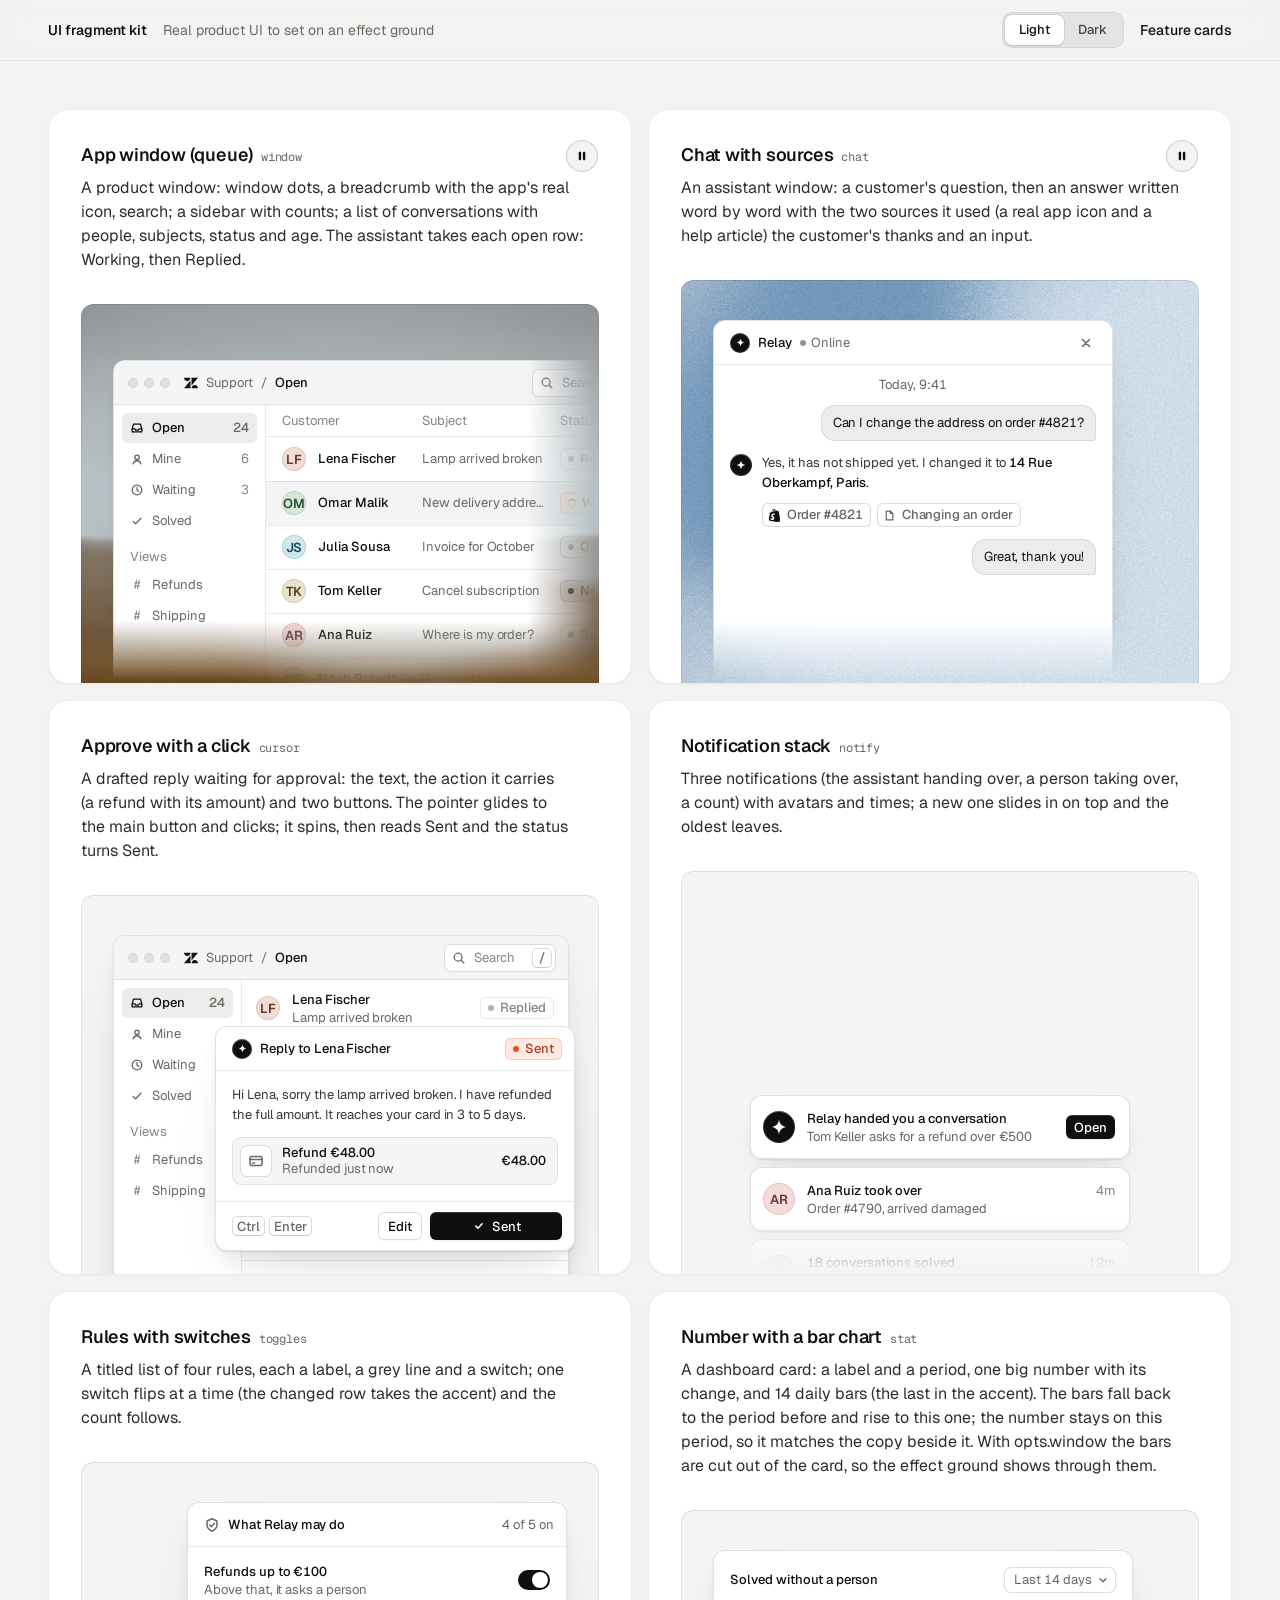
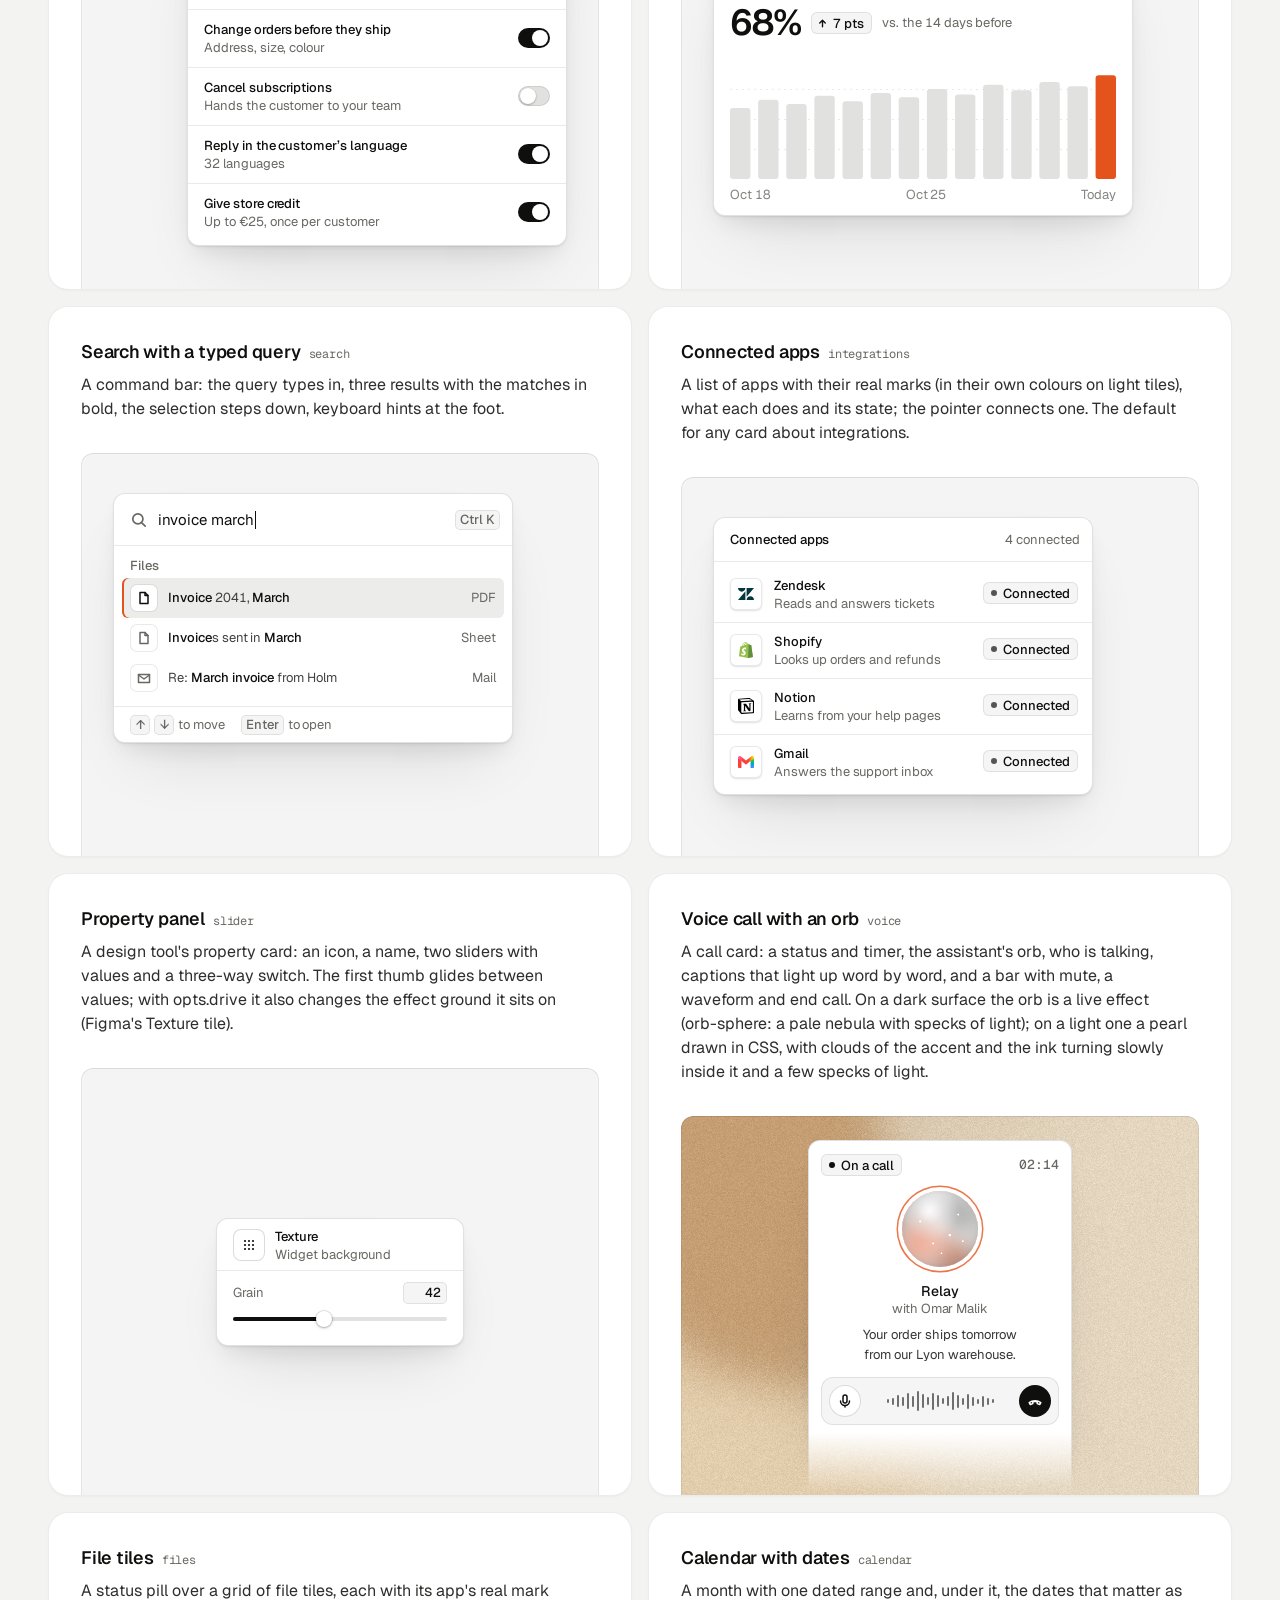
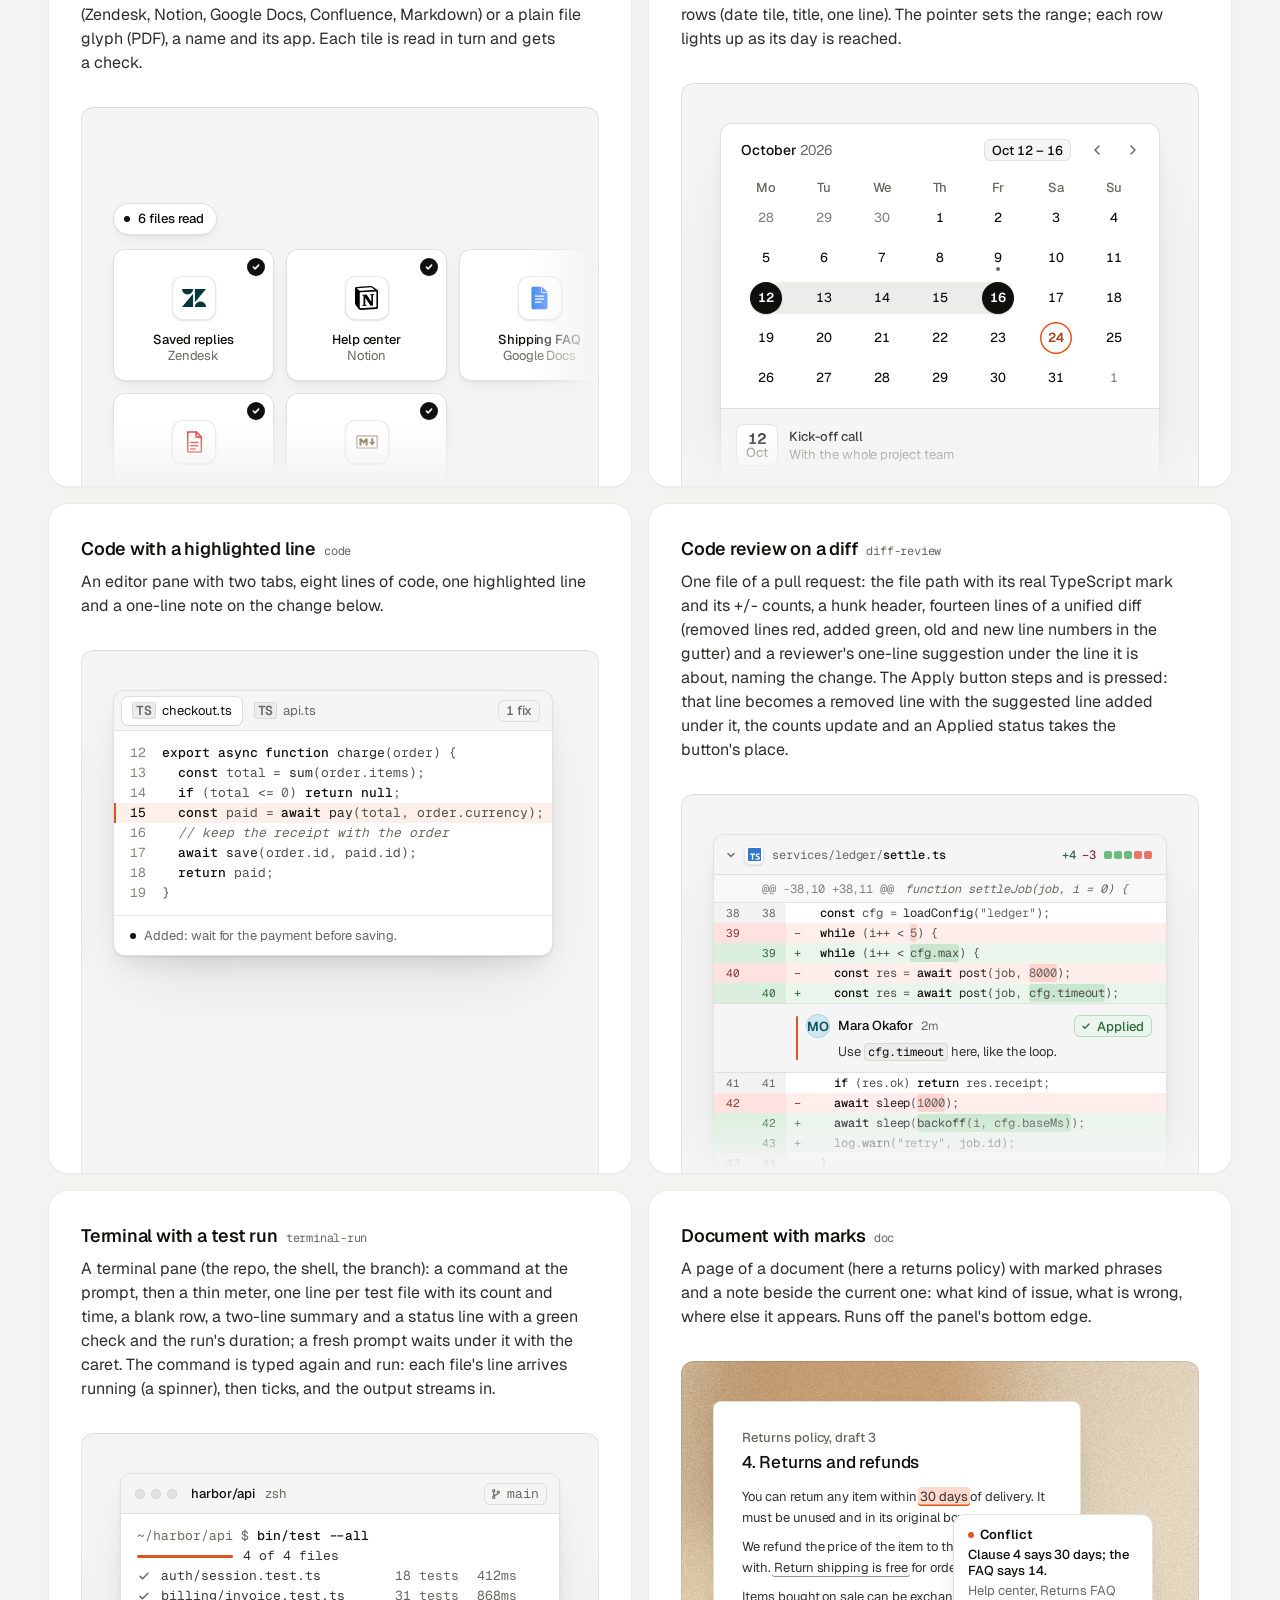
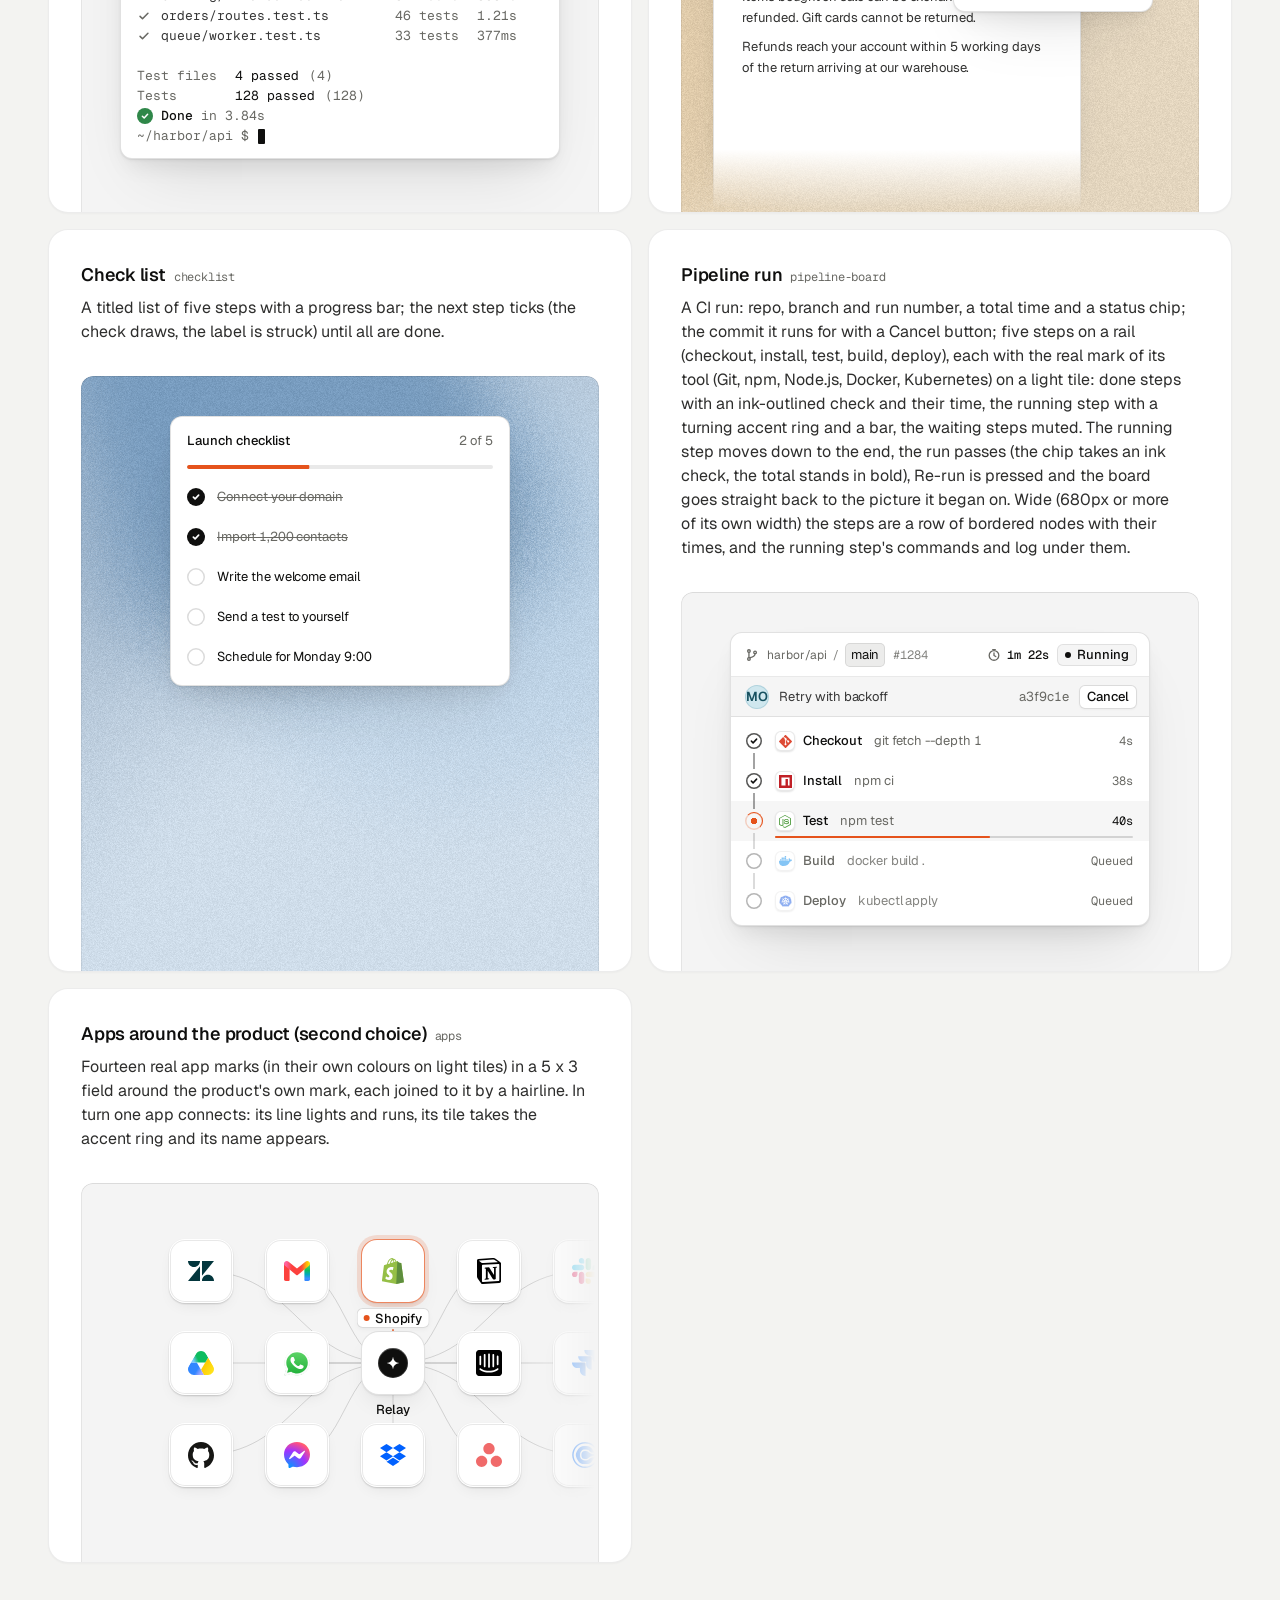
<file: assets/ui/index.html>
<!doctype html>
<html lang="en" data-theme="light">
<head>
<script>window.__tpGlMax = 16;   /* a gallery shows many live effects at once; a page of a site keeps the default 4 (fx.js) */</script>
<meta charset="utf-8">
<meta name="viewport" content="width=device-width, initial-scale=1">
<title>UI fragment kit</title>
<meta name="description" content="Nineteen pieces of real product UI from the taste-skill kit, each on an effect ground in a feature card.">
<link rel="preconnect" href="https://fonts.googleapis.com">
<link rel="preconnect" href="https://fonts.gstatic.com" crossorigin>
<link href="https://fonts.googleapis.com/css2?family=Geist:wght@300..700&family=Geist+Mono:wght@400;500&display=swap" rel="stylesheet">
<link rel="stylesheet" href="base.css">
<link rel="stylesheet" href="cards.css">
<style>
  :root { --font-text: "Geist", system-ui, sans-serif; --font-display: "Geist", system-ui, sans-serif; --font-mono: "Geist Mono", ui-monospace, monospace; }
  [data-theme="light"] { --bg: #f3f3f1; --card: #ffffff; --ink: #0f0f0e; --muted: #686863; --accent: #e5531c; --accent-ink: #ffffff; --g-bg: #e9e8e4; --g-surface: #f6f5f2; --frag: #ffffff; --warm: #c9a679; }
  [data-theme="dark"] { --bg: #070708; --card: #151517; --ink: #f2f2ef; --muted: #8f9094; --accent: #ff7a3c; --accent-ink: #120c08; --g-bg: #0e0e10; --g-surface: #1b1c1f; --frag: #1c1d20; --warm: #9c9689; }
  * { box-sizing: border-box; }
  html, body { margin: 0; }
  body { font-family: var(--font-text); background: var(--bg); color: var(--ink); -webkit-font-smoothing: antialiased; }
  .panel { --fx-bg: var(--g-bg); --fx-surface: var(--g-surface); --fx-ink: var(--ink); --fx-muted: var(--muted); --fx-accent: var(--hue, var(--warm)); --fx-accent-ink: var(--accent-ink); --calm: var(--g-bg); --p-h: 380px; }
  .top { position: sticky; top: 0; z-index: 20; background: color-mix(in oklab, var(--bg) 86%, transparent); backdrop-filter: blur(14px); -webkit-backdrop-filter: blur(14px); border-bottom: 1px solid color-mix(in oklab, var(--ink) 8%, transparent); }
  .top__in { max-width: 1232px; margin: 0 auto; padding: 0 24px; height: 60px; display: flex; align-items: center; gap: 16px; font-size: 14px; line-height: 20px; }
  .top__in strong { font-weight: 560; }
  .top__in > span { color: var(--muted); }
  .sp { flex: 1; }
  .seg { display: inline-flex; padding: 3px; border-radius: 10px; background: color-mix(in oklab, var(--ink) 6%, var(--bg)); box-shadow: inset 0 0 0 1px color-mix(in oklab, var(--ink) 6%, transparent); }
  .seg button { font: inherit; font-size: 13px; font-weight: 500; border: 0; background: none; color: color-mix(in oklab, var(--ink) 72%, var(--bg)); height: 30px; padding: 0 14px; border-radius: 7px; cursor: pointer; }
  .seg button[aria-pressed="true"] { background: var(--card); color: var(--ink); box-shadow: 0 0 0 1px color-mix(in oklab, var(--ink) 8%, transparent), 0 1px 2px rgb(0 0 0 / .1); }
  .top__in a { color: var(--ink); text-decoration: none; font-weight: 500; }
  main { max-width: 1232px; margin: 0 auto; padding: 48px 24px 96px; }
  .grid { display: grid; grid-template-columns: repeat(2, minmax(0, 1fr)); gap: 16px; }
  .card > h3 code { font: 400 12px/16px var(--font-mono); color: var(--muted); margin-left: 8px; }
  @media (max-width: 860px) { .grid { grid-template-columns: minmax(0, 1fr); } }
  @media (max-width: 600px) { main { padding: 24px 16px 64px; } .top__in { padding: 0 16px; } .top__in > span { display: none; } .panel { --p-h: 340px; } }
</style>
</head>
<body>
<header class="top">
  <div class="top__in">
    <strong>UI fragment kit</strong><span>Real product UI to set on an effect ground</span>
    <span class="sp"></span>
    <div class="seg" role="group" aria-label="Theme"><button type="button" data-mode="light" aria-pressed="true">Light</button><button type="button" data-mode="dark" aria-pressed="false">Dark</button></div>
    <a href="cards.html">Feature cards</a>
  </div>
</header>
<main><div class="grid" id="grid"></div></main>

<script type="module">
  import fx from '../effects/fx.js';
  import ui from './ui.js';
  const index = await fetch('index.json').then(r => r.json());
  // where each one sits, as its meta.json says: anchored at a corner or rising from the bottom and cut by
  // the panel's edge, or whole with 24px or more of ground round it; a fade only where an edge cuts it.
  // Only the compact slider sits in the calm middle (Figma's Texture tile); the cursor dialog is shown
  // where it belongs, over the lower-right edge of a window. [class, fade, style, opts]
  const PLACE = {
    window: ['at-corner', 'stage--fade-br', '--ay:56px'],
    chat: ['at-rise to-edge', 'stage--fade-b'],
    cursor: ['at-over', '', '--bx:24px;--by:24px'],
    notify: ['at-rise fit', 'stage--fade-b', '--ay:calc(100% - 180px);--ay-sm:calc(100% - 180px);--fit-max:380px'],
    toggles: ['at-right', ''],
    stat: ['at-corner', ''],
    search: ['at-corner', ''],
    integrations: ['at-corner', ''],
    slider: ['at-center', '', '', '{"compact":true,"drive":{"param":"grain","min":0.15,"max":0.95}}'],
    voice: ['at-rise to-edge fit', 'stage--fade-b', '--ax:max(24px, 50% - 132px);--ay:24px;--fit-max:264px'],
    files: ['at-corner wide', 'stage--fade-br', '--w:680px;--ay:96px'],
    calendar: ['at-rise fit', 'stage--fade-b', '--fit-max:440px'],
    code: ['at-corner', ''],
    'diff-review': ['at-corner fit', 'stage--fade-b', '--fit-max:480px'],
    'terminal-run': ['at-rise fit', '', '--fit-max:440px'],
    'pipeline-board': ['at-rise fit', '', '--fit-max:420px'],
    doc: ['at-corner to-edge', 'stage--fade-b'],
    checklist: ['at-rise fit', '', '--fit-max:340px'],
    apps: ['at-corner wide', 'stage--fade-br', '--w:560px;--ay:48px'],
  };
  // grounds behind UI are soft lit fields (never a line or dot pattern), on both themes: the bright
  // picture behind dark UI on the dark page, a clear step darker than white UI on the light page
  // the painting stays abstract (a mist over warm sand, level, fully soft) and shows once on the page
  const PAINT = ['painterly-landscape', { blur: 1, brush: 0.35, slope: 0, hillY: 0.3, horizon: 0.62, calm: 0.2, calmX: 0.6, calmY: 0.8, drift: 0, side: 1 }, '{"bg":"#a3b0b6","accent":"#c49a6c"}'];
  const GRAIN = ['grain-gradient', { speed: 0, grainMotion: 0, calm: 0.2, calmX: 0.5, calmY: 0.6, tint: 0.6, contrast: 0.6 }, '{"bg":"#d9ccb7","surface":"#e9e0d2","ink":"#2a2622","muted":"#6f675c","accent":"#a8794a"}'];
  const SKY = [GRAIN[0], GRAIN[1], '{"bg":"#c6d3df","surface":"#d6e0e9","ink":"#25303a","muted":"#5d6873","accent":"#3f6a92"}'];
  const SAGE = [GRAIN[0], GRAIN[1], '{"bg":"#cdd6c6","surface":"#dce3d6","ink":"#262d24","muted":"#5f6a5a","accent":"#6c8e63"}'];
  const GROUND = (m, i) => (m.name === 'slider' ? GRAIN : i === 0 ? PAINT : [GRAIN, SKY, SAGE][i % 3]);
  const q = new URLSearchParams(location.search);
  const grid = document.getElementById('grid');
  grid.innerHTML = index.fragments.map((m, i) => {
    const [at, fade, extra = '', opts = ''] = PLACE[m.name] || ['at-corner', 'stage--fade-br'];
    const [id, params, pal] = GROUND(m, i);
    const w = at === 'at-center' ? '' : ` style="--ax:32px;--ay:40px;${extra}"`;
    const o = opts ? ` data-ui-opts='${opts}'` : '';
    // the cursor is a dialog over a window's edge: the window under it holds still
    const under = m.name === 'cursor' ? `<div class="at-corner" style="--ax:32px;--ay:40px" data-ui-load="window" data-ui-opts='{"compact":true}' data-ui-still></div>` : '';
    return `<article class="card card--row"><h3>${m.title}<code>${m.name}</code></h3><p>${m.shows}</p>
      <div class="panel" data-fx="${id}" data-fx-seed="${(i + 1) * 17}" data-fx-params='${JSON.stringify(params)}' data-fx-palette='${pal}' style="--calm-k:0%">
        <div class="stage ${fade}">${under}<div class="${at}"${w}${o} data-ui-load="${m.name}"></div></div></div></article>`;
  }).join('');
  function setMode(mode) {
    document.documentElement.dataset.theme = mode;
    document.querySelectorAll('.seg button').forEach(b => b.setAttribute('aria-pressed', String(b.dataset.mode === mode)));
  }
  setMode(q.get('mode') === 'dark' ? 'dark' : 'light');
  if (q.has('t')) fx.setClock(+q.get('t'));
  // each ground is drawn once near the screen and kept as a picture (its WebGL context freed), so nineteen
  // panels need one or two contexts, not nineteen
  await Promise.all([ui.loadAll(grid), ui.grounds(grid, fx)]);
  document.documentElement.dataset.ready = '1';
  document.querySelectorAll('.seg button').forEach(b => b.addEventListener('click', async () => {
    setMode(b.dataset.mode);
    for (const el of grid.querySelectorAll('[data-ui]')) el.__ui?.repaint?.();
    await ui.grounds(grid, fx);
  }));
</script>
</body>
</html>
</file>
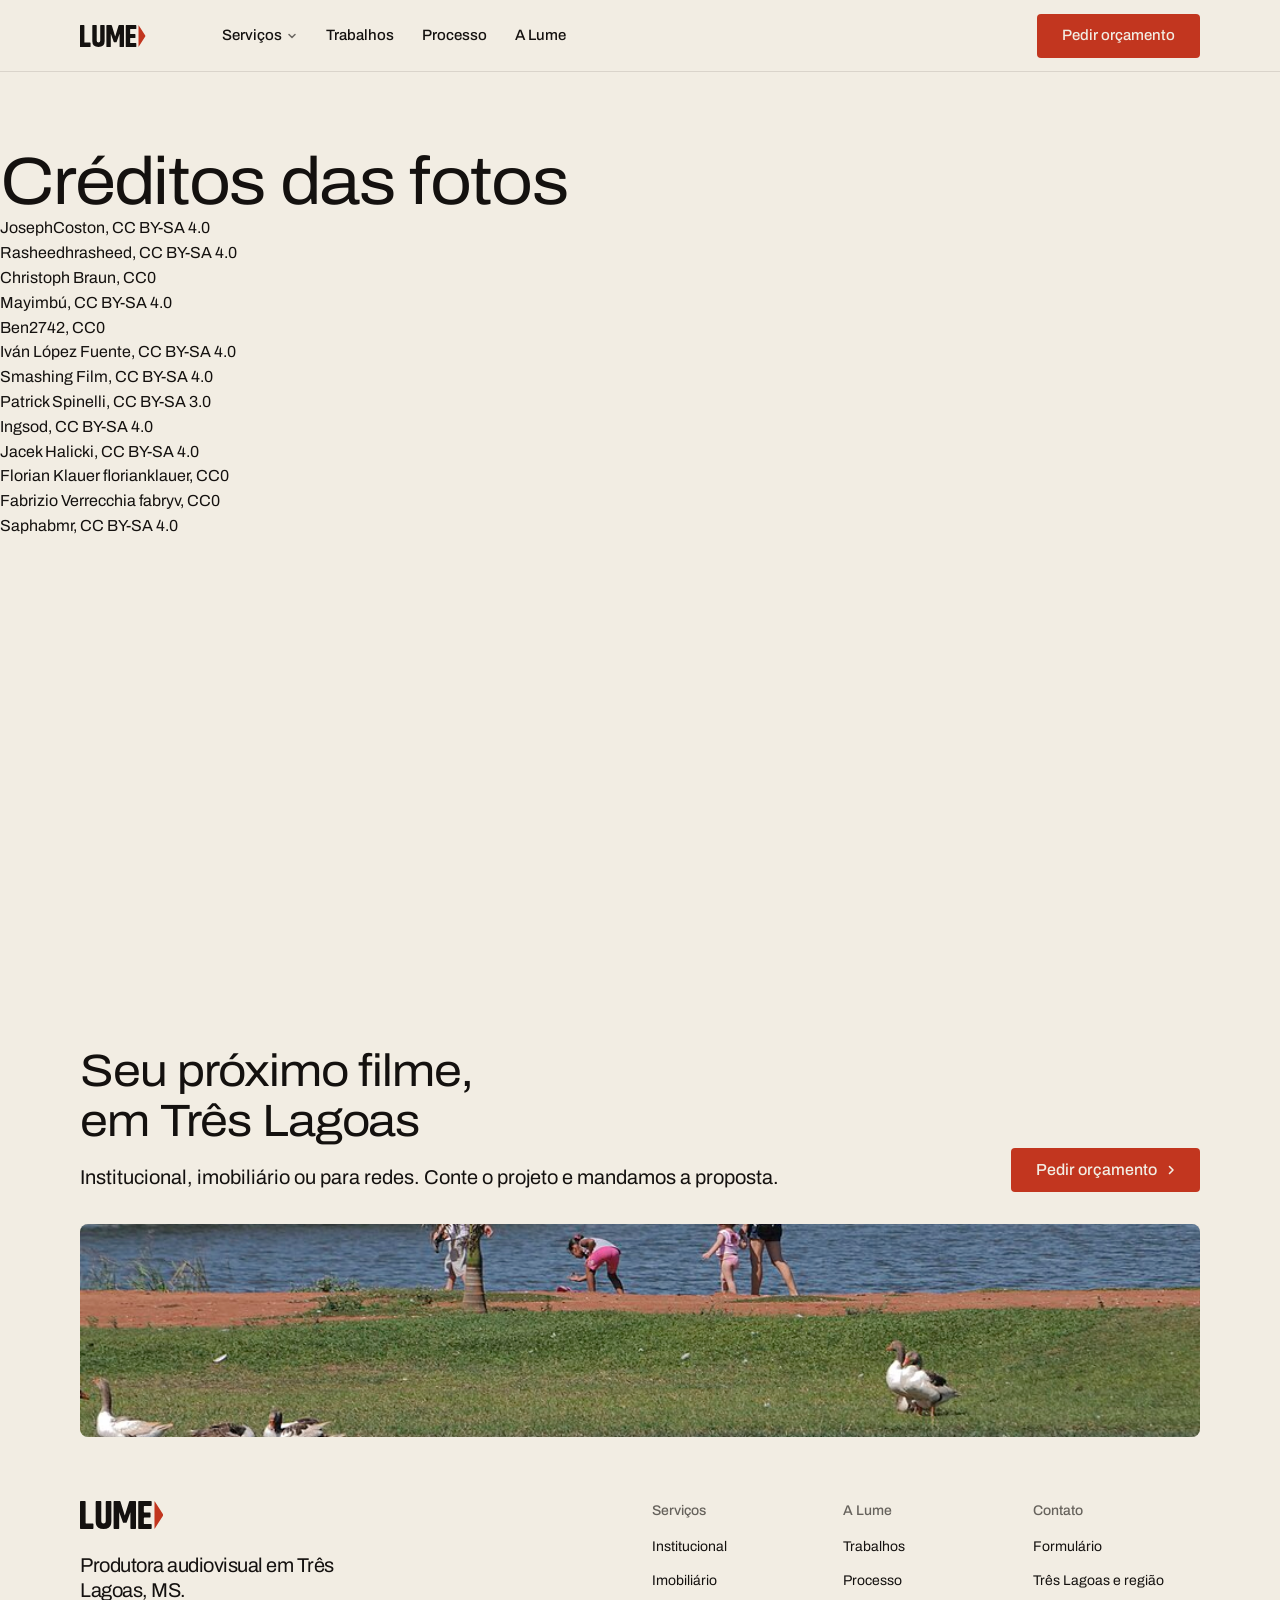
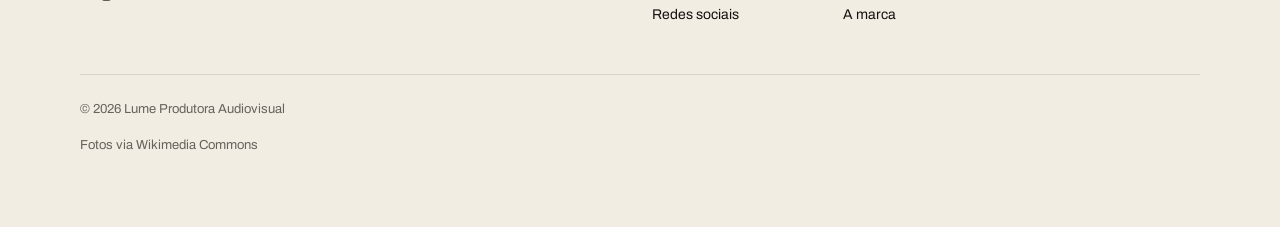
<file: credits.html>
<!doctype html>
<html lang="pt-BR" data-type="service" data-radius="sharp" data-buttons="tonal" data-motion>
<head>
<meta charset="utf-8">
<meta name="viewport" content="width=device-width, initial-scale=1, viewport-fit=cover">
<title>Lume: créditos das fotos</title>
<meta name="description" content="Fotógrafos, licenças e páginas de origem das fotos do site da Lume.">
<meta property="og:type" content="website">
<meta property="og:title" content="Lume: produtora audiovisual em Três Lagoas, MS">
<meta property="og:description" content="Filmes institucionais, vídeos de imóveis e conteúdo para redes, em Três Lagoas e região.">
<meta property="og:image" content="share.jpg">
<meta name="twitter:card" content="summary_large_image">
<link rel="icon" href="favicon.svg" type="image/svg+xml">
<meta name="theme-color" content="#f2ede3">
<!-- <link rel="canonical" href="https://[domínio da Lume]/"> : entra quando o domínio existir -->
<meta name="site-kind" content="other">
<meta name="page-type" content="service">
<!-- WhatsApp: escreva o número com DDI e DDD, só dígitos (ex.: 55 + 67 + número). Vazio, o botão do WhatsApp fica escondido. -->
<meta name="lume-whatsapp" content="">
<link rel="preconnect" href="https://fonts.googleapis.com">
<link rel="preconnect" href="https://fonts.gstatic.com" crossorigin>
<link href="https://fonts.googleapis.com/css2?family=Archivo:wdth,wght@62..125,400..600&display=swap" rel="stylesheet">
<link rel="stylesheet" href="assets/system.css">
<link rel="stylesheet" href="assets/ui/cards.css">
<link rel="stylesheet" href="assets/motion/motion.css">
<link rel="stylesheet" href="assets/backgrounds/backgrounds.css">
<link rel="stylesheet" href="assets/layout/layout.css">
<link rel="stylesheet" href="assets/icons/icon.css">
<style>
:root {
  --p-bg: #f2ede3; --p-surface: #e9e2d5; --p-ink: #14110f; --p-muted: #66625c;
  --p-accent: #c2361f; --p-accent-ink: #f2ede3; --p-action: #c2361f; --p-action-ink: #f2ede3;
  --p-inv-bg: #14110f; --p-inv-surface: #201d1b; --p-inv-ink: #f2ede3; --p-inv-muted: #95908a;
  --p-inv-accent: #c2361f; --p-inv-accent-ink: #f2ede3; --p-inv-action: #c2361f; --p-inv-action-ink: #f2ede3;
  --font-display: "Archivo", system-ui, sans-serif;
  --font-text: "Archivo", system-ui, sans-serif;
  --display-weight: 400;
  --display-tracking: -0.025em;
  --display-tracking-xl: -0.035em;
  --display-stretch: 110%;
  --ly-scale: 0.9;
}
</style>
<script>document.documentElement.classList.add('m-enter');setTimeout(()=>document.documentElement.classList.add('m-enter-done'),700)</script>
<script>document.documentElement.classList.add('mo-js');setTimeout(()=>document.documentElement.classList.add('mo-safe'),2500)</script>
<link rel="modulepreload" href="assets/moments/moments.js">
<link rel="modulepreload" href="assets/moments/lib.js">
<link rel="modulepreload" href="assets/moments/pinned-chapters/moment.js">
<link rel="modulepreload" href="assets/moments/word-highlight/moment.js">
<!-- page CSS: só o que fica dentro de um visual -->
<style>
  .nav__logo svg { height: 22px; }
  .footer .nav__logo svg { height: 28px; }
  #trabalhos .wall { display: grid; grid-template-columns: repeat(12, minmax(0, 1fr)); gap: var(--s-5); align-items: start; }
  #trabalhos .wall .frame:nth-child(1) { grid-column: span 6; aspect-ratio: 3 / 2; }
  #trabalhos .wall .frame:nth-child(2) { grid-column: span 3; aspect-ratio: 4 / 5; }
  #trabalhos .wall .frame:nth-child(3) { grid-column: span 3; aspect-ratio: 1 / 1; }
  @media (max-width: 1023px) {
    #trabalhos .wall .frame:nth-child(1) { grid-column: 1 / -1; aspect-ratio: 21 / 9; }
    #trabalhos .wall .frame:nth-child(2), #trabalhos .wall .frame:nth-child(3) { grid-column: span 6; aspect-ratio: 1 / 1; }
  }
  @media (max-width: 639px) { #trabalhos .wall { gap: var(--s-3); } #trabalhos .wall .frame:nth-child(1) { aspect-ratio: 3 / 2; } }
  @media (min-width: 640px) and (max-width: 1023px) {
    #orcamento .orc__photo { aspect-ratio: 2.39 / 1; height: auto; }
  }
  @media (max-width: 639px) { #orcamento .orc__photo { aspect-ratio: 4 / 3; } }
  [data-whatsapp][hidden] { display: none !important; }
</style>
</head>
<body>
<!-- type: service
     deal: hero split, nav nav-mega, close close-photo, footer footer-columns, rhythm dark-band, buttons tonal,
           mark: o logotipo da própria Lume, grounds: nenhum (kind other)
     palette: as cores da marca (start.mjs brand): marfim #F2EDE3, noir #14110F, brasa #C2361F
     type: archivo (o mesmo da identidade), radius sharp
     moments: word-highlight (#lume, a frase da marca), pinned-chapters (#processo, as três etapas) -->
<header class="nav">
  <div class="wrap nav__bar">
    <a class="skip-link" href="#top">Pular para o conteúdo</a>
    <a class="nav__logo" href="#top" aria-label="Lume, início">
      <svg viewBox="0 0 298 100" aria-hidden="true"><use href="#lume-letras" fill="#14110F"/><use href="#lume-play" fill="#C2361F"/></svg>
    </a>
    <nav class="nav__links" aria-label="Principal">
      <div class="nav__item">
        <a class="nav__link" href="#servicos">Serviços <svg class="chev" viewBox="0 0 12 12" aria-hidden="true"><path d="M3 4.5l3 3 3-3" fill="none" stroke="currentColor" stroke-width="1.5" stroke-linecap="round" stroke-linejoin="round"/></svg></a>
        <div class="nav__menu">
          <div class="wrap grid">
            <div class="menu-col span-3">
              <p class="t-label">Empresas</p>
              <a href="#servicos">Filme institucional<span>A empresa e quem trabalha nela</span></a>
              <a href="#servicos">Conteúdo para redes<span>Vídeos curtos na vertical</span></a>
            </div>
            <div class="menu-col span-3">
              <p class="t-label">Imóveis</p>
              <a href="#servicos">Imobiliário<span>Casas, apartamentos e lançamentos</span></a>
              <a href="#processo">Como gravamos<span>Da conversa à entrega</span></a>
            </div>
            <a class="menu-card span-3 start-10" href="#trabalhos">
              <div class="panel"><img class="frame__img" src="assets/img/photo-f62067974-960.jpg" srcset="assets/img/photo-f62067974-500.jpg 500w, assets/img/photo-f62067974-960.jpg 960w, assets/img/photo-f62067974.jpg 1280w" sizes="300px" width="1280" height="853" alt="Duas câmeras em tripés, no escuro" data-source="stand-in" data-subject="camera"></div>
              <span class="t-card">Trabalhos</span>
              <span class="t-small muted">Frames de filmes da Lume</span>
            </a>
          </div>
        </div>
      </div>
      <div class="nav__item"><a class="nav__link" href="#trabalhos">Trabalhos</a></div>
      <div class="nav__item"><a class="nav__link" href="#processo">Processo</a></div>
      <div class="nav__item"><a class="nav__link" href="#lume">A Lume</a></div>
    </nav>
    <div class="nav__actions">
      <a class="btn btn--primary" href="#orcamento">Pedir orçamento</a>
    </div>
    <button class="nav__toggle" type="button" aria-expanded="false" aria-label="Menu">
      <svg width="18" height="18" viewBox="0 0 18 18" aria-hidden="true"><path d="M2 5h14M2 13h14" stroke="currentColor" stroke-width="1.6" stroke-linecap="round"/></svg>
    </button>
  </div>
</header>

<svg width="0" height="0" style="position:absolute" aria-hidden="true" focusable="false">
  <defs>
    <path id="lume-letras" d="M0 2.5Q0 0 2.5 0L17.5 0Q20 0 20 2.5L20 78.5Q20 80 21.5 80L45.5 80Q48 80 48 82.5L48 97.5Q48 100 45.5 100L2.5 100Q0 100 0 97.5ZM56 2.5Q56 0 58.5 0H73.5Q76 0 76 2.5V72Q76 80 84 80Q92 80 92 72V2.5Q92 0 94.5 0H109.5Q112 0 112 2.5V74Q112 100 84 100Q56 100 56 74ZM120 2.5Q120 0 122.5 0L141.5 0Q144 0 144.74 2.39L159.56 50.57Q160 52 160.44 50.57L175.26 2.39Q176 0 178.5 0L197.5 0Q200 0 200 2.5L200 97.5Q200 100 197.5 100L182.5 100Q180 100 180 97.5L180 41.5Q180 40 179.48 41.41L166.86 75.65Q166 78 163.5 78L156.5 78Q154 78 153.14 75.65L140.52 41.41Q140 40 140 41.5L140 97.5Q140 100 137.5 100L122.5 100Q120 100 120 97.5ZM208 2.5Q208 0 210.5 0L253.5 0Q256 0 256 2.5L256 15.5Q256 18 253.5 18L229.5 18Q228 18 228 19.5L228 39.5Q228 41 229.5 41L249.5 41Q252 41 252 43.5L252 56.5Q252 59 249.5 59L229.5 59Q228 59 228 60.5L228 80.5Q228 82 229.5 82L253.5 82Q256 82 256 84.5L256 97.5Q256 100 253.5 100L210.5 100Q208 100 208 97.5Z"/>
    <path id="lume-play" d="M266 2.5Q266 0 267.35 2.11L296.65 47.89Q298 50 296.65 52.11L267.35 97.89Q266 100 266 97.5Z"/>
  </defs>
</svg>

<main id="top">
  <p><a class="link" href="index.html">Lume</a></p>
  <section class="credits-list" id="credits" aria-labelledby="credits-h">
    <h1 id="credits-h">Créditos das fotos</h1>
    <ul>
      <li><a href="https://commons.wikimedia.org/wiki/File:Five_D-mount_Cinema_Camera_Lenses_02.jpg">JosephCoston</a>, <a href="https://creativecommons.org/licenses/by-sa/4.0">CC BY-SA 4.0</a></li>
      <li><a href="https://commons.wikimedia.org/wiki/File:MODERN_HOUSE_DAR_ES_SALAAM.jpg">Rasheedhrasheed</a>, <a href="https://creativecommons.org/licenses/by-sa/4.0">CC BY-SA 4.0</a></li>
      <li><a href="https://commons.wikimedia.org/wiki/File:Studio_Lighting_Equipment_WMDE_IMG_3250_edit.jpg">Christoph Braun</a>, <a href="http://creativecommons.org/publicdomain/zero/1.0/deed.en">CC0</a></li>
      <li><a href="https://commons.wikimedia.org/wiki/File:Rollo_de_pel%C3%ADcula_iluminado_con_un_smartphone.jpg">Mayimbú</a>, <a href="https://creativecommons.org/licenses/by-sa/4.0">CC BY-SA 4.0</a></li>
      <li><a href="https://commons.wikimedia.org/wiki/File:Video_editing_color_keyboard_with_Yamaha_AW4416_Recording_Workstation_(2014-03-01_by_Ben2742)_pixabay_-_660070.jpg">Ben2742</a>, <a href="http://creativecommons.org/publicdomain/zero/1.0/deed.en">CC0</a></li>
      <li><a href="https://commons.wikimedia.org/wiki/File:Storyboard_-_Iv%C3%A1n_L%C3%B3pez_Fuente.jpg">Iván López Fuente</a>, <a href="https://creativecommons.org/licenses/by-sa/4.0">CC BY-SA 4.0</a></li>
      <li><a href="https://commons.wikimedia.org/wiki/File:Blackmagic_Production_Camera_4K_(improved).jpg">Smashing Film</a>, <a href="https://creativecommons.org/licenses/by-sa/4.0">CC BY-SA 4.0</a></li>
      <li><a href="https://commons.wikimedia.org/wiki/File:Lagoa_Maior_1.JPG">Patrick Spinelli</a>, <a href="https://creativecommons.org/licenses/by-sa/3.0">CC BY-SA 3.0</a></li>
      <li><a href="https://commons.wikimedia.org/wiki/File:Modern_villa_i_Bergalid,_Falun._Villa_Bergalid_i_bakgrunden.jpg">Ingsod</a>, <a href="https://creativecommons.org/licenses/by-sa/4.0">CC BY-SA 4.0</a></li>
      <li><a href="https://commons.wikimedia.org/wiki/File:2016_Operator_kamery_w_czasie_pracy.JPG">Jacek Halicki</a>, <a href="https://creativecommons.org/licenses/by-sa/4.0">CC BY-SA 4.0</a></li>
      <li><a href="https://commons.wikimedia.org/wiki/File:Photo_camera_and_video_camera_(Unsplash).jpg">Florian Klauer florianklauer</a>, <a href="http://creativecommons.org/publicdomain/zero/1.0/deed.en">CC0</a></li>
      <li><a href="https://commons.wikimedia.org/wiki/File:Tiny_video_camera_(Unsplash).jpg">Fabrizio Verrecchia fabryv</a>, <a href="http://creativecommons.org/publicdomain/zero/1.0/deed.en">CC0</a></li>
      <li><a href="https://commons.wikimedia.org/wiki/File:Filmmaking_in_Ourzazate.jpg">Saphabmr</a>, <a href="https://creativecommons.org/licenses/by-sa/4.0">CC BY-SA 4.0</a></li>
    </ul>
  </section>
</main>

<footer class="footer closing" id="contact" aria-labelledby="close-h">
  <div class="wrap">
    <div class="closing__cta close--photo">
      <div class="section-head--split">
        <div><h2 id="close-h">Seu próximo filme, em Três Lagoas</h2><p class="t-lead">Institucional, imobiliário ou para redes. Conte o projeto e mandamos a proposta.</p></div>
        <a class="btn btn--primary" href="#orcamento">Pedir orçamento<svg class="m-arrow" viewBox="0 0 12 12" aria-hidden="true"><path class="m-arrow__stem" d="M1 6h8"/><path class="m-arrow__head" d="M4.5 2.5 8 6l-3.5 3.5"/></svg></a>
      </div>
      <div class="close__media"><img src="assets/img/photo-f40577289-960.jpg" srcset="assets/img/photo-f40577289-500.jpg 500w, assets/img/photo-f40577289-960.jpg 960w" sizes="(max-width: 639px) 720px, 1280px" width="960" height="638" alt="Lagoa Maior, em Três Lagoas, com gramado e palmeiras na margem" loading="lazy" decoding="async" data-source="stand-in" data-subject="tres-lagoas"></div>
    </div>
    <div class="closing__links">
      <div class="grid">
        <div class="span-4 stack-4">
          <a class="nav__logo" href="#top" aria-label="Lume, início"><svg viewBox="0 0 298 100" aria-hidden="true"><use href="#lume-letras" fill="#14110F"/><use href="#lume-play" fill="#C2361F"/></svg></a>
          <p class="footer__lede">Produtora audiovisual em Três Lagoas, MS.</p>
        </div>
        <div class="span-2 start-7 footer__col"><h3>Serviços</h3><ul><li><a href="#servicos">Institucional</a></li><li><a href="#servicos">Imobiliário</a></li><li><a href="#servicos">Redes sociais</a></li></ul></div>
        <div class="span-2 footer__col"><h3>A Lume</h3><ul><li><a href="#trabalhos">Trabalhos</a></li><li><a href="#processo">Processo</a></li><li><a href="#lume">A marca</a></li></ul></div>
        <div class="span-2 footer__col"><h3>Contato</h3><ul><li><a href="#orcamento">Formulário</a></li><li>Três Lagoas e região</li></ul></div>
      </div>
      <div class="footer__legal">
        <span>&copy; 2026 Lume Produtora Audiovisual</span>
        <div class="socials"></div>
        <a class="credits" href="credits.html">Fotos via Wikimedia Commons</a>
      </div>
    </div>
  </div>
</footer>

<script>
  (function () {
    var n = (document.querySelector('meta[name="lume-whatsapp"]') || {}).content || '';
    n = n.replace(/\D/g, '');
    if (!n) return;
    var msg = encodeURIComponent('Olá, Lume. Quero pedir um orçamento de filme.');
    document.querySelectorAll('[data-whatsapp]').forEach(function (a) {
      a.href = 'https://wa.me/' + n + '?text=' + msg; a.target = '_blank'; a.rel = 'noopener'; a.hidden = false;
    });
  })();
</script>
<script type="module" src="assets/system.js"></script>
<script type="module" src="assets/motion/motion.js"></script>
<script type="module" src="assets/layout/layout.js"></script>
</body>
</html>
</file>
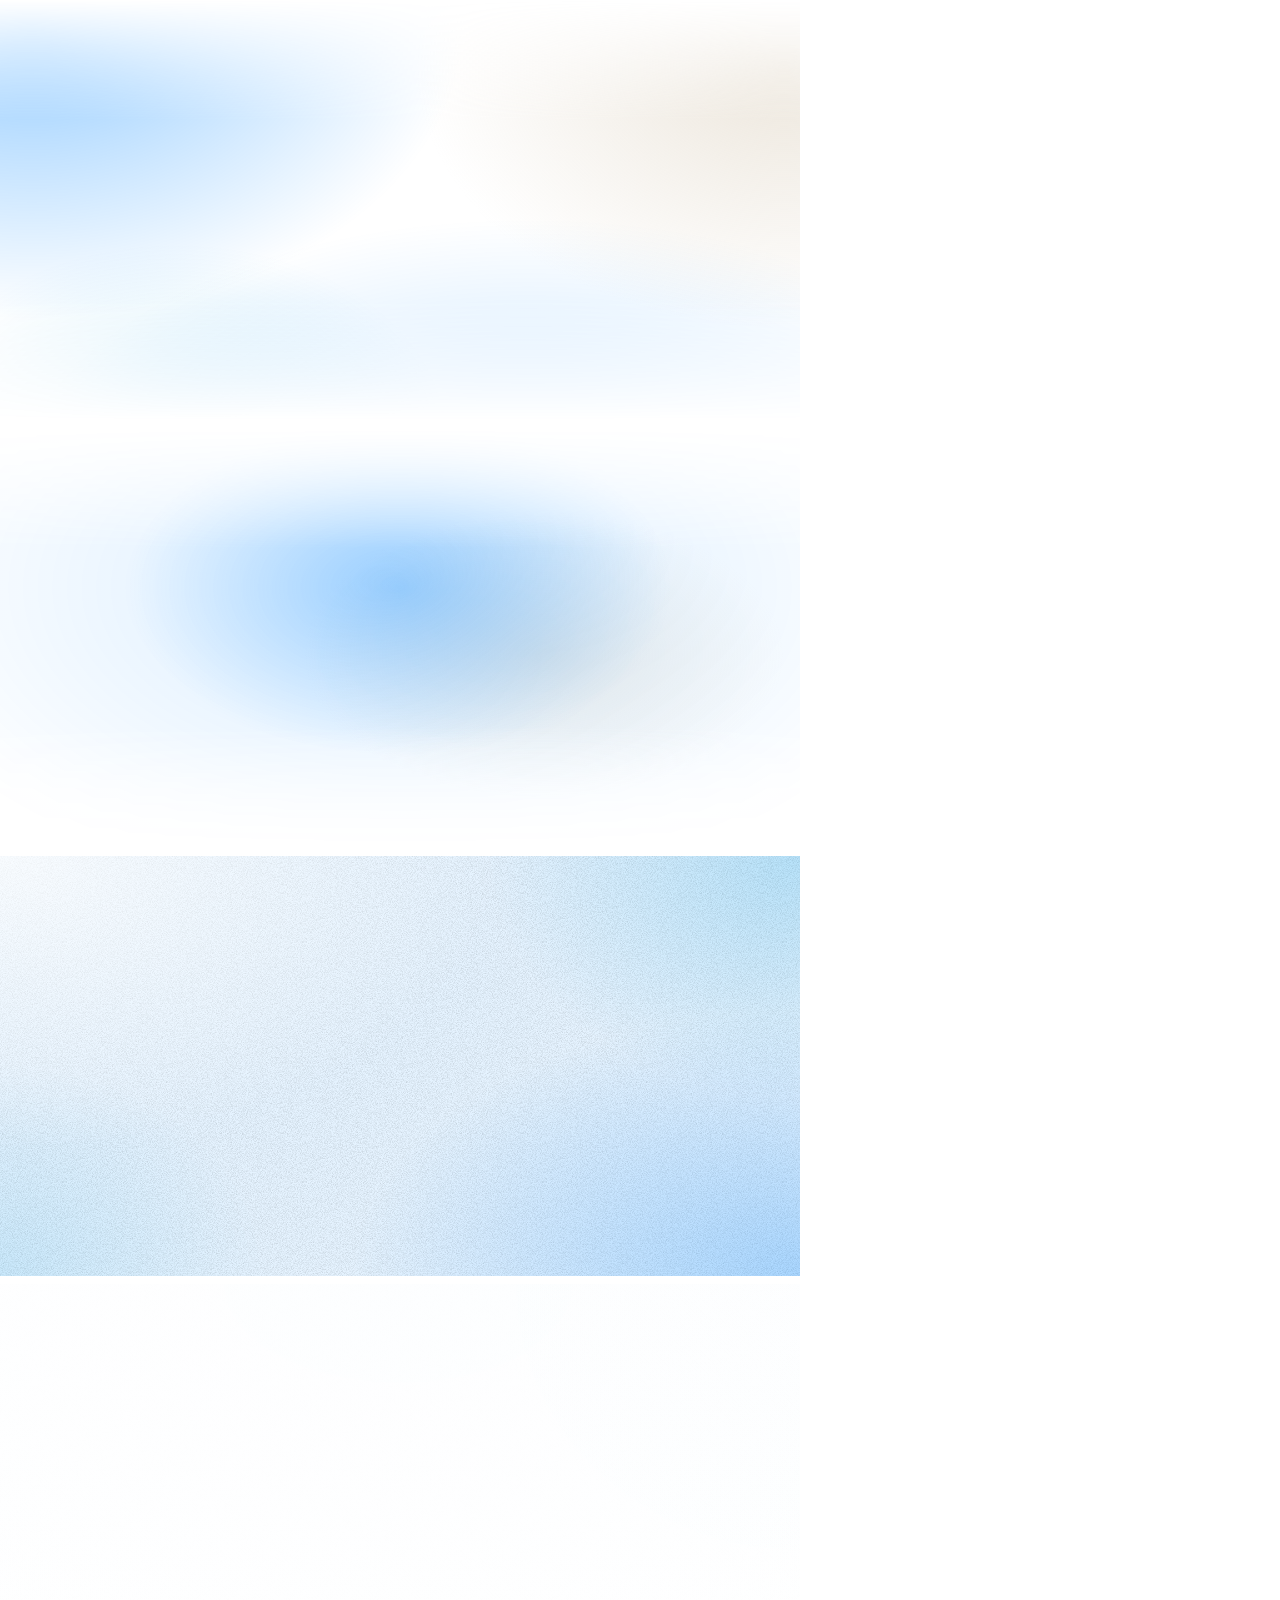
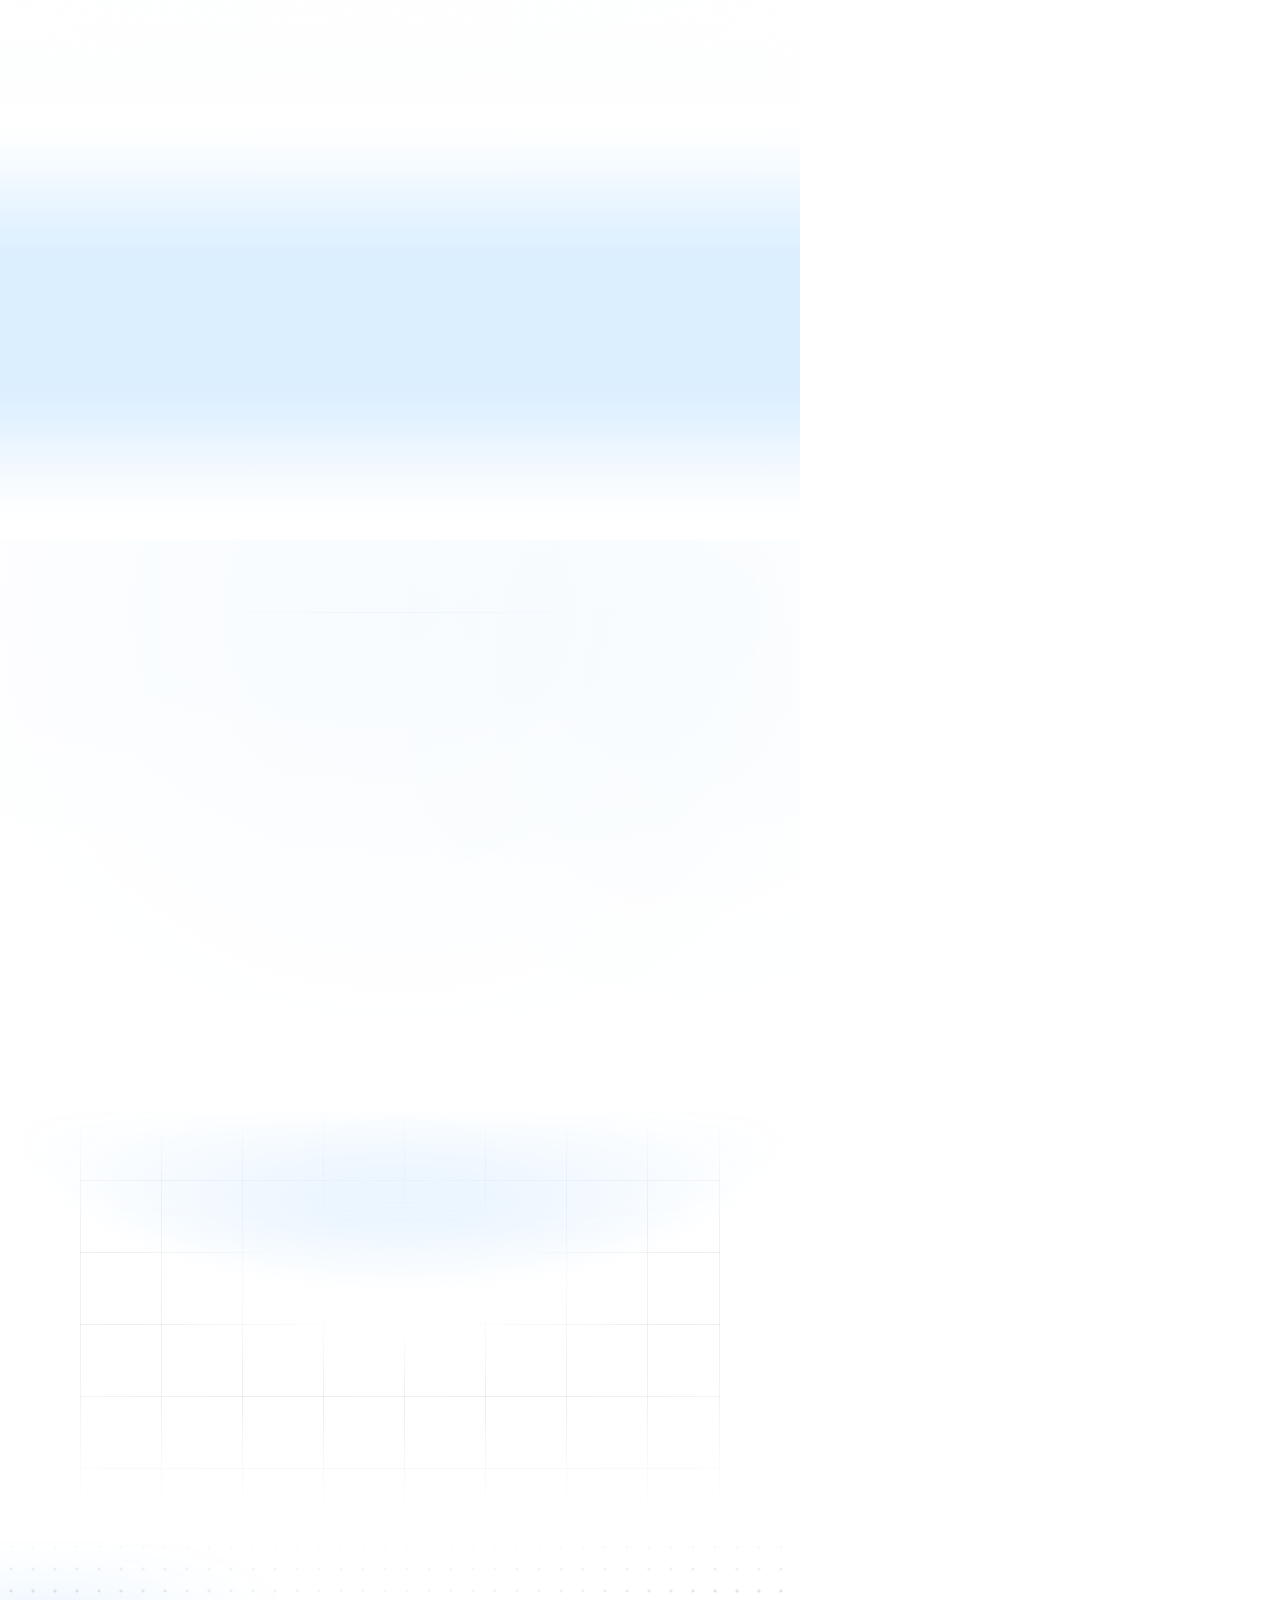
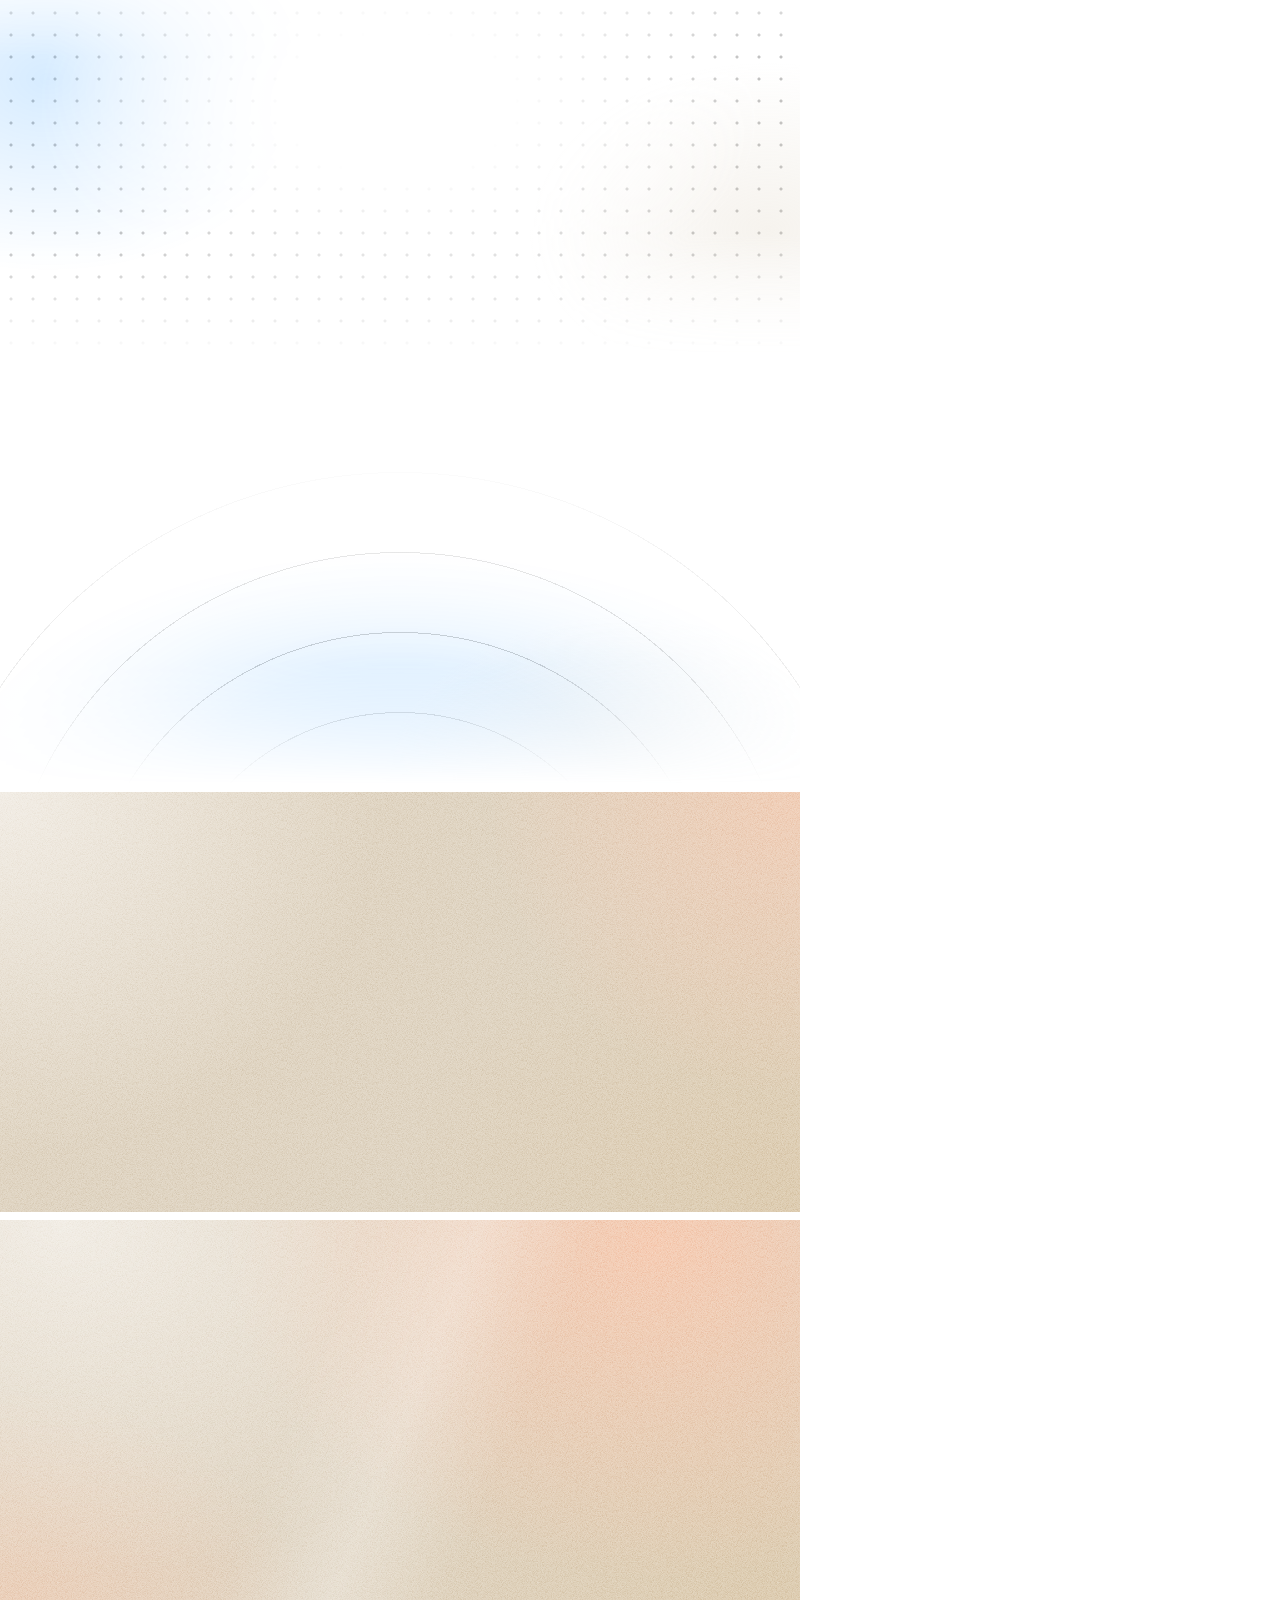
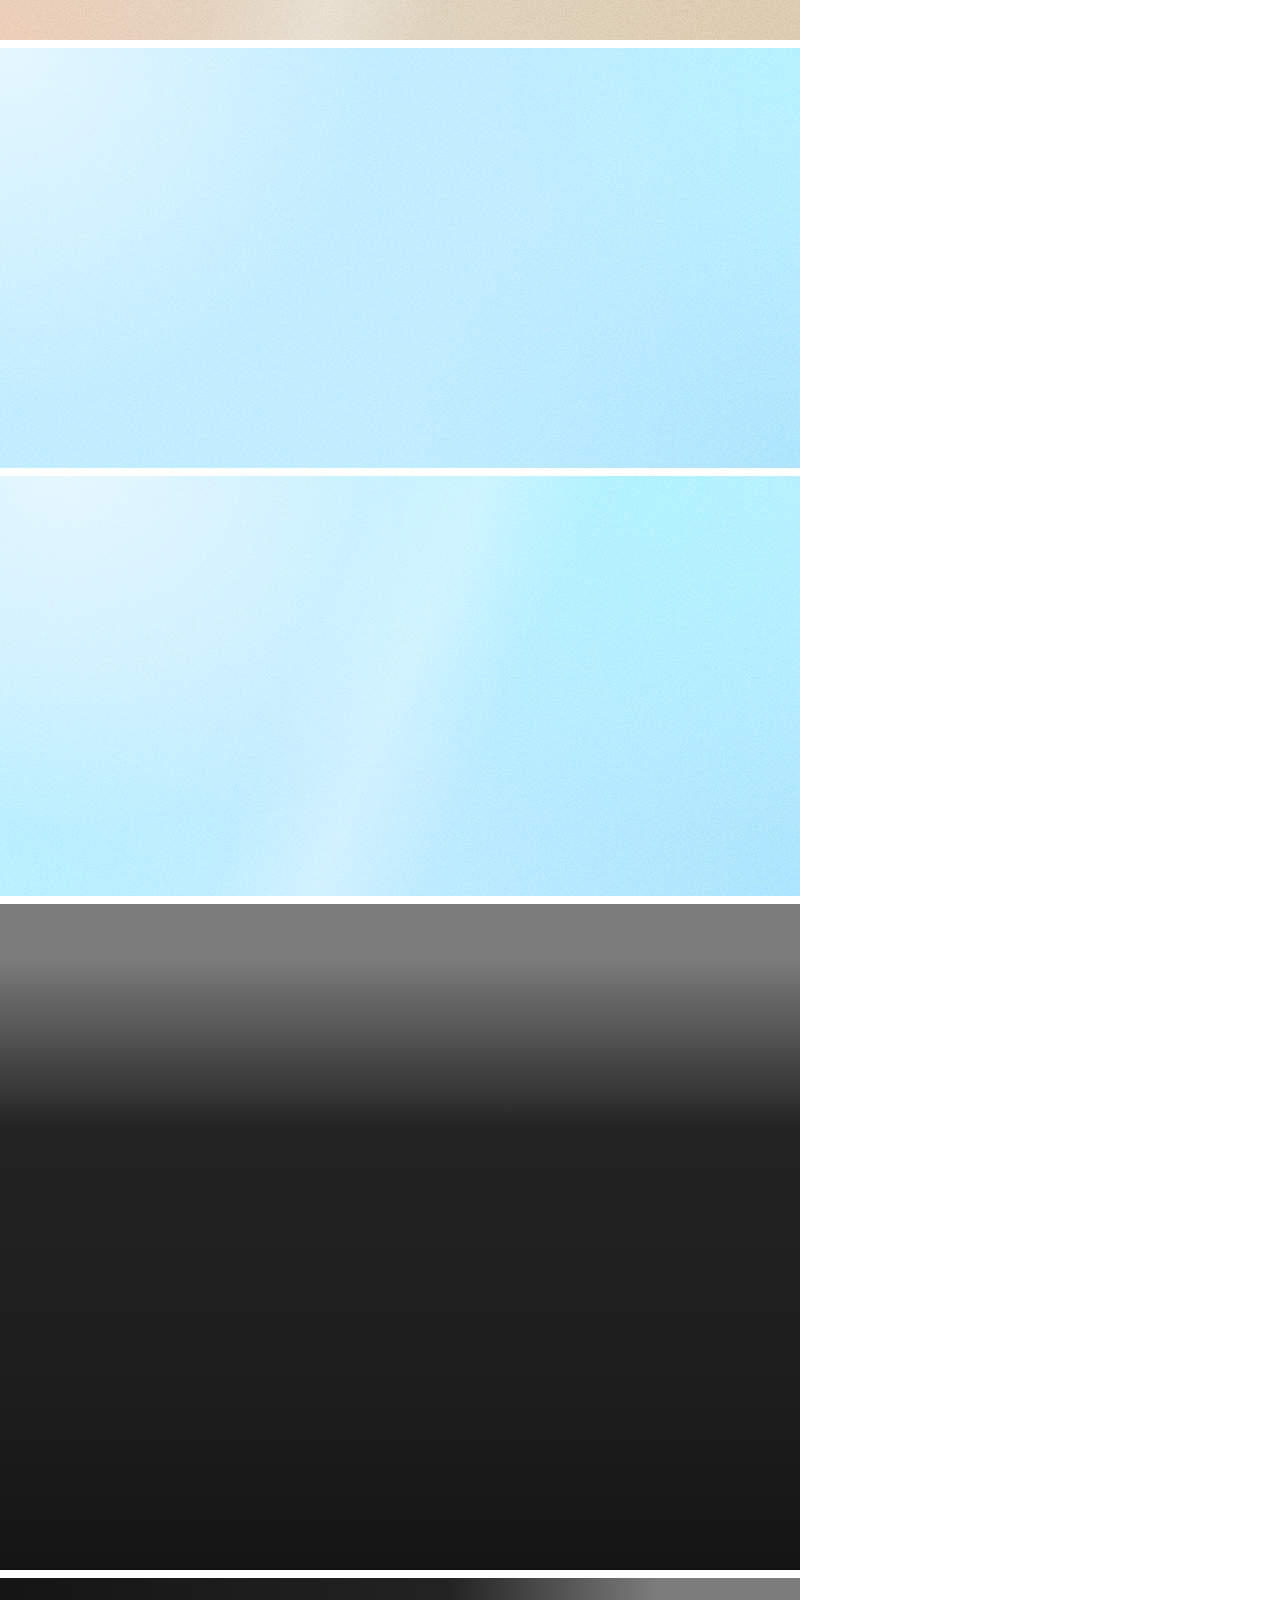
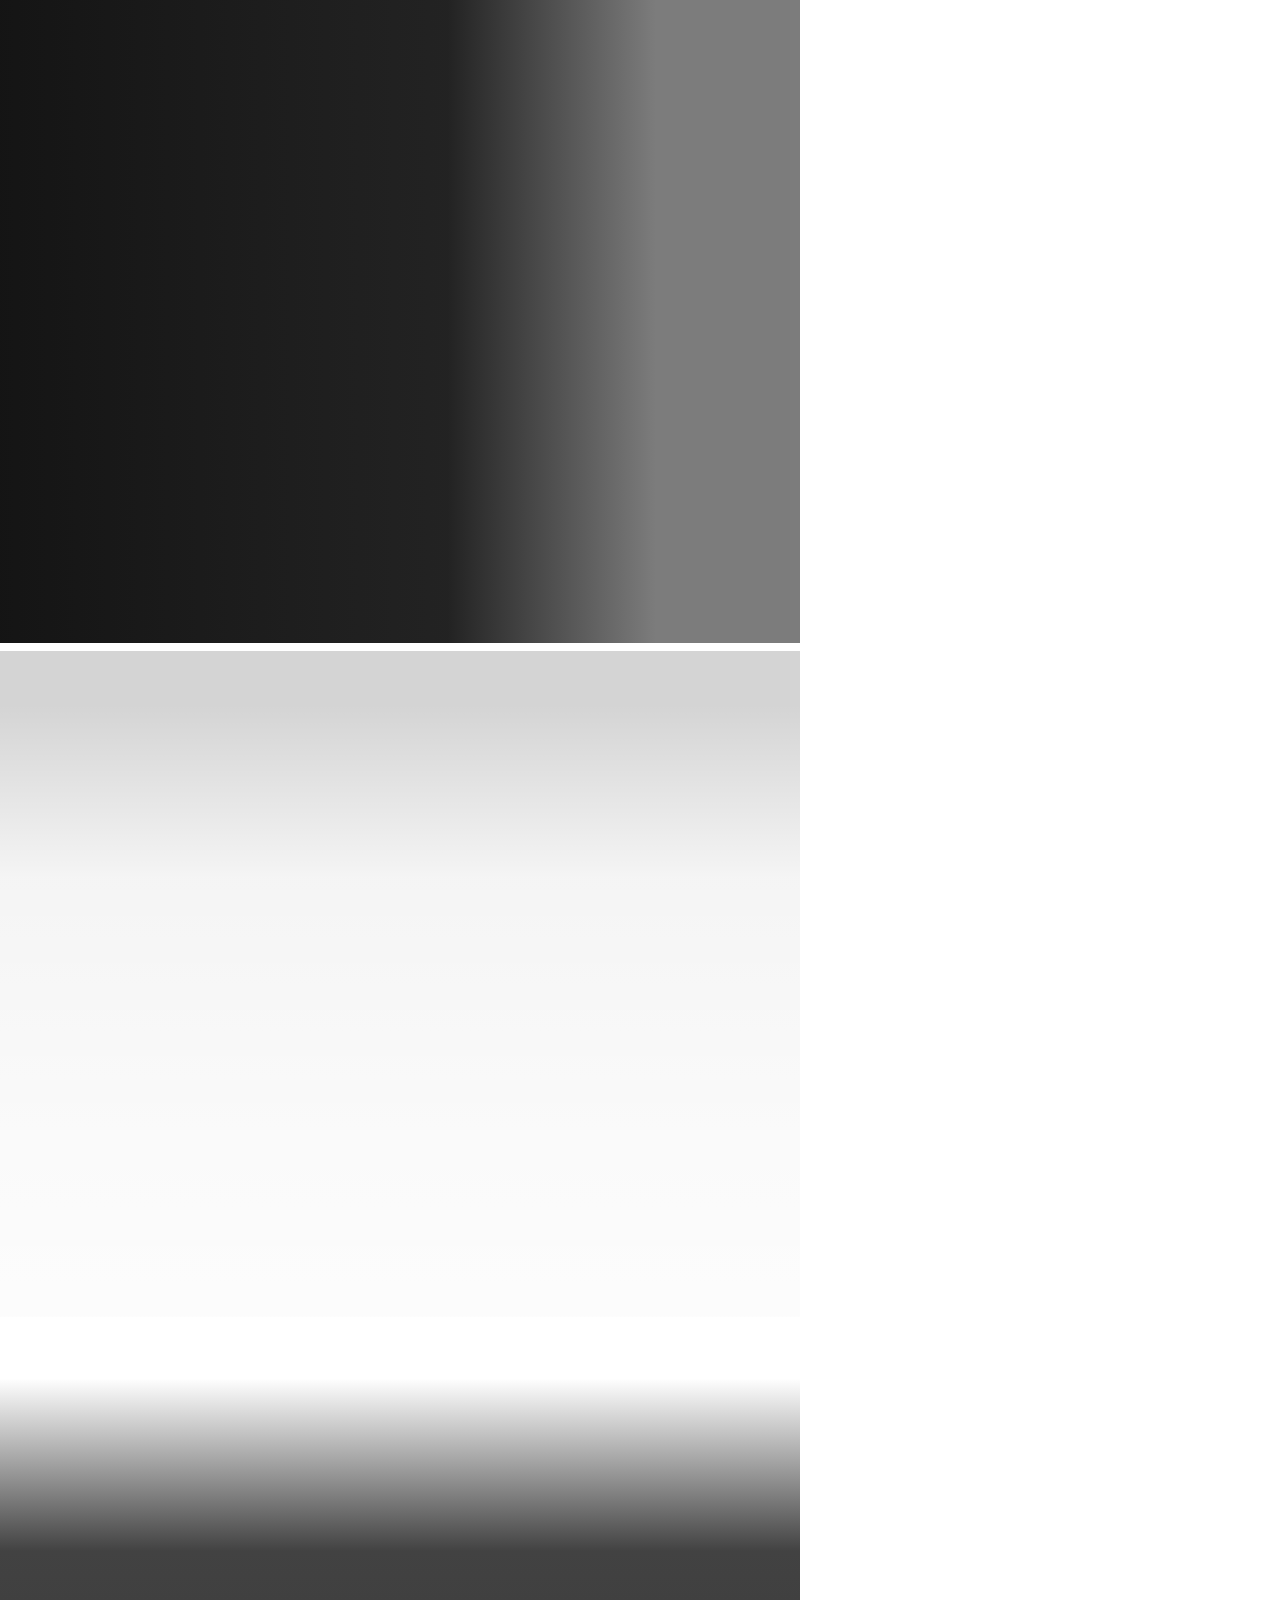
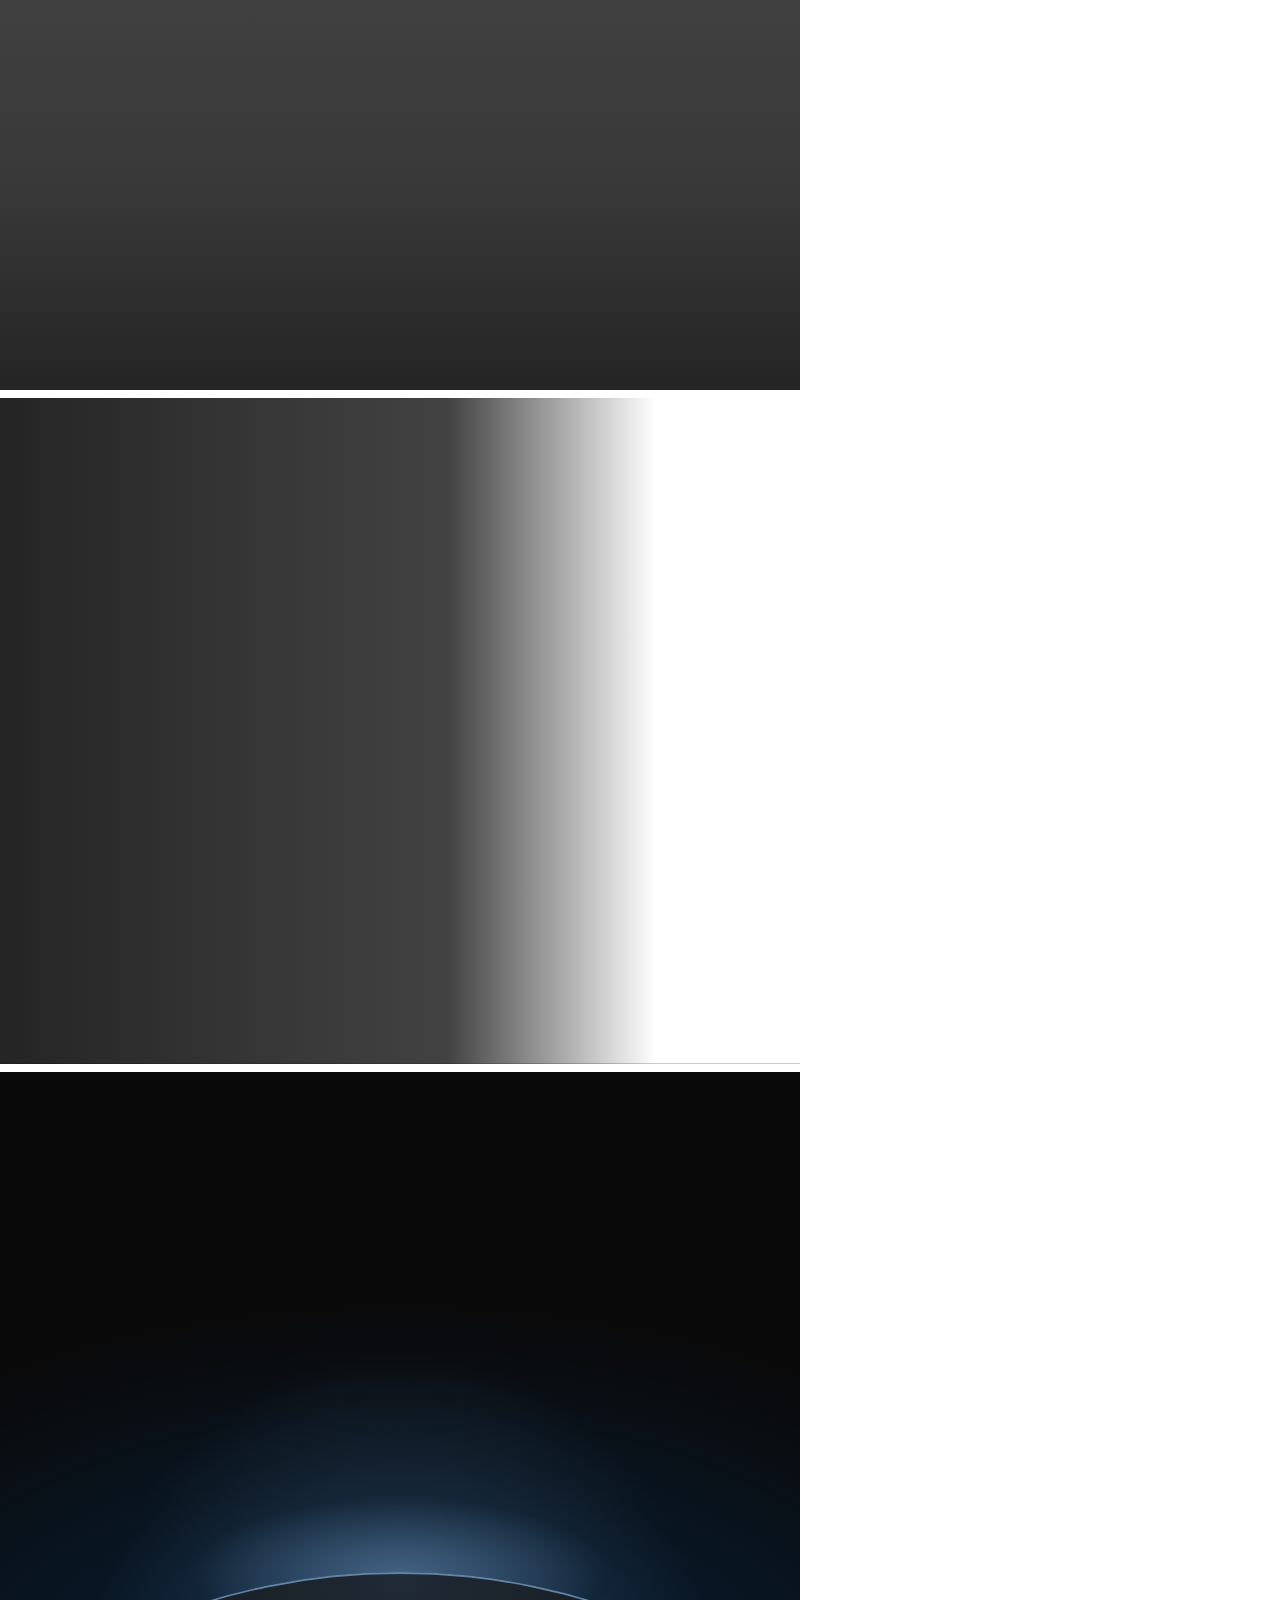
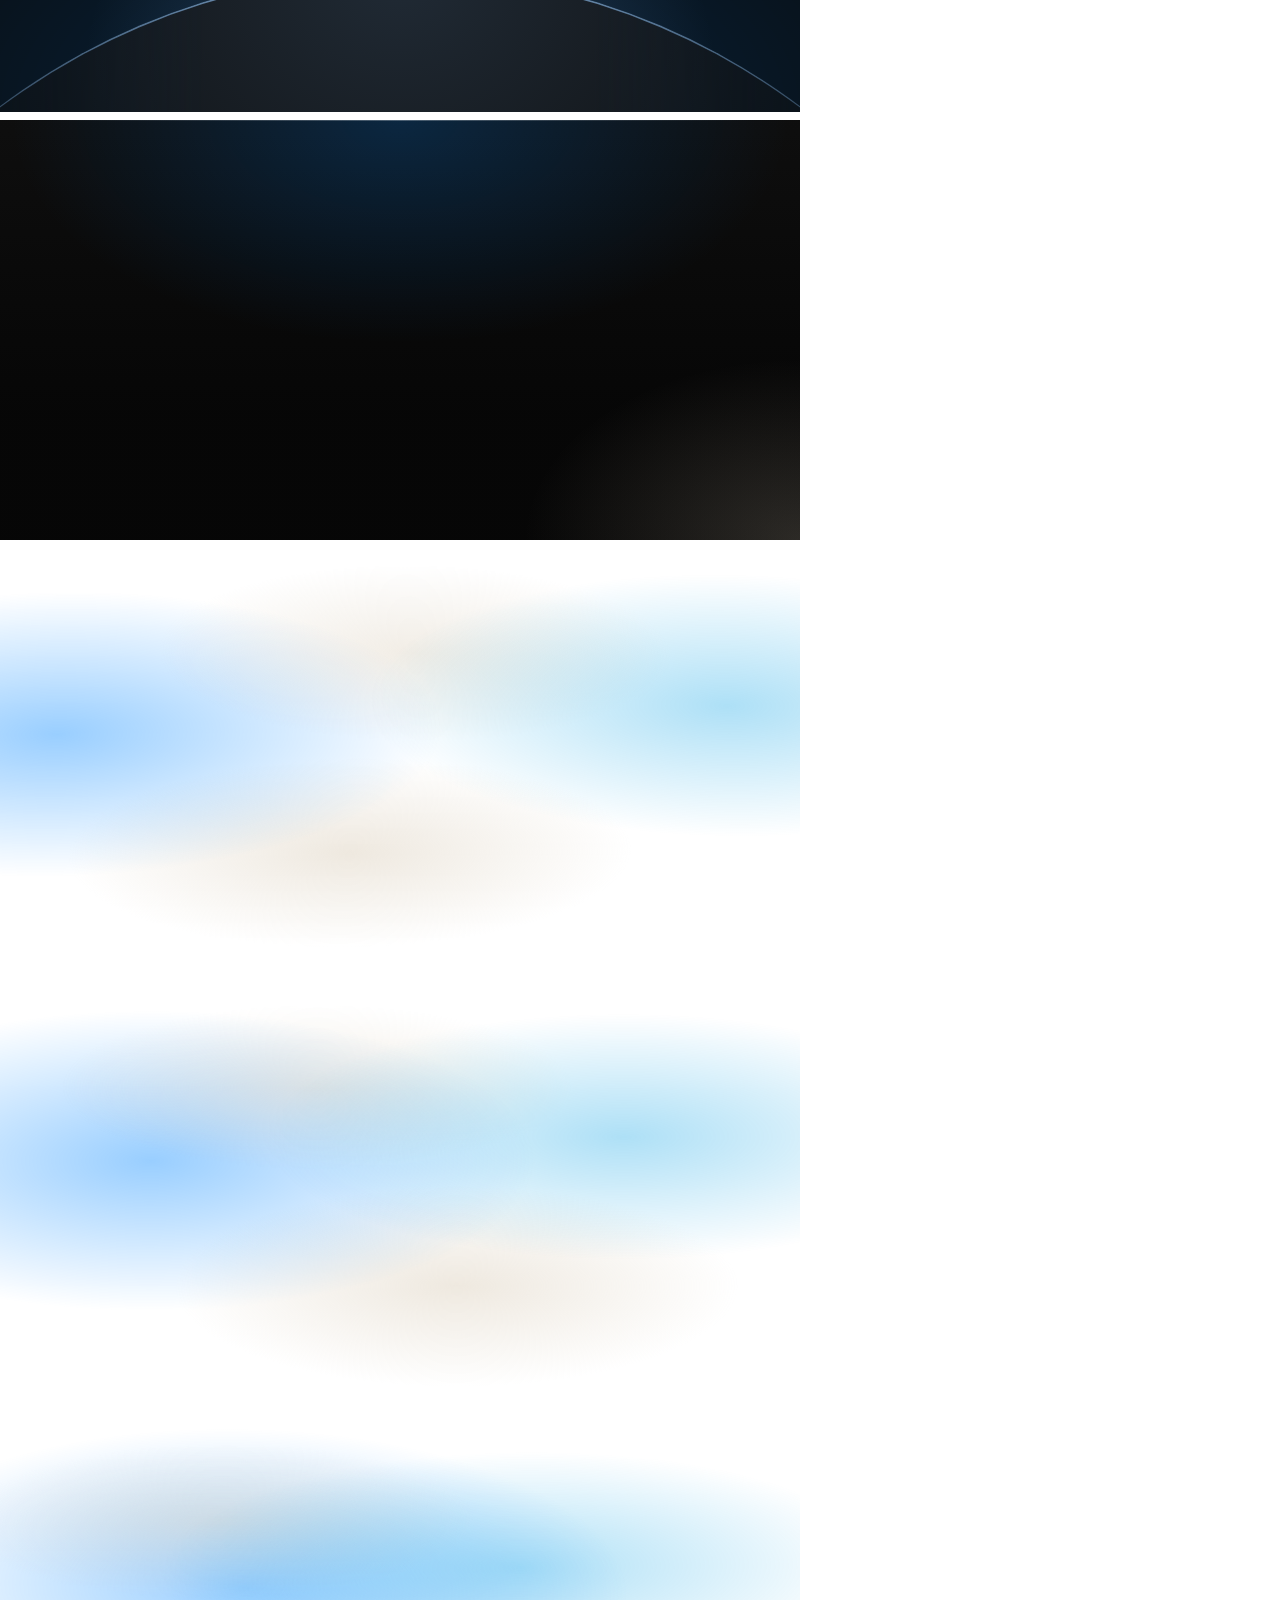
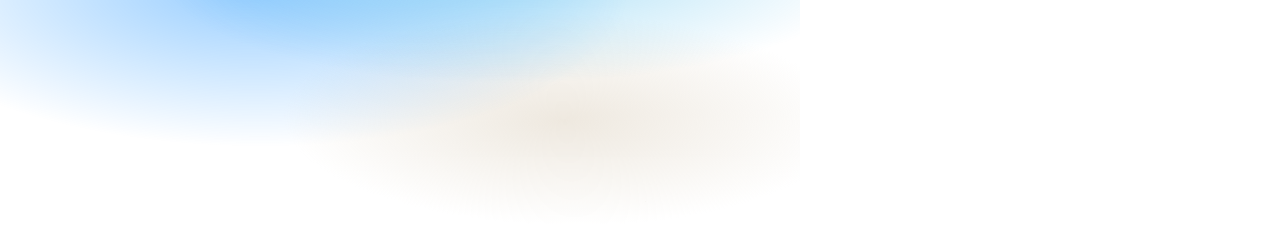
<file: assets/backgrounds/check.html>
<!doctype html>
<html lang="en" data-ground="sand">
<head>
<meta charset="utf-8">
<title>Backgrounds contrast check</title>
<!-- Every ground in a 800px box, for check.mjs: it sets a palette, screenshots the boxes and measures
     the ink and muted contrast on every pixel of each ground's text zone (index.json). The photograph
     grounds sit on a flat grey picture: #7c7c7c for the dark scrim, #d4d4d4 for the light one; and the worst case of the dark scrim: a white
     picture (white words on it). The light scrim is for pale photographs only. -->
<link rel="stylesheet" href="../system.css">
<link rel="stylesheet" href="backgrounds.css">
<style>body { margin: 0; width: 800px; } .box { width: 800px; margin: 0 0 8px; padding: 24px; font-size: 20px; } .pi, .pm { visibility: hidden; } .pi { color: var(--ink); } .pm { color: var(--muted); }  /* the liquid blobs held at the start, the middle and the end of their drift (the keyframes in backgrounds.css), so the text zone is measured where they stand under it */
  .at-start::before { animation: none; transform: translate3d(-7%, 0, 0) skewX(-7deg) scaleY(.94); } .at-start::after { animation: none; transform: translate3d(8%, 0, 0) skewX(6deg) scaleY(1.04); }
  .at-mid::before { animation: none; transform: translate3d(.5%, 0, 0) skewX(-.5deg) scaleY(.995); } .at-mid::after { animation: none; transform: translate3d(-.5%, 0, 0) scaleY(.98); }
  .at-end::before { animation: none; transform: translate3d(8%, 0, 0) skewX(6deg) scaleY(1.05); } .at-end::after { animation: none; transform: translate3d(-9%, 0, 0) skewX(-6deg) scaleY(.92); }
</style>
<script src="backgrounds.js" defer></script>
</head>
<body>
<div class="bg-mist box" data-g="mist" style="height:420px"><span class="pi">Ink</span> <span class="pm">Muted</span></div>
<div class="bg-halo box" data-g="halo" style="height:420px"><span class="pi">Ink</span> <span class="pm">Muted</span></div>
<div class="bg-grain box" data-g="grain" style="height:420px"><span class="pi">Ink</span> <span class="pm">Muted</span></div>
<div class="bg-paper box" data-g="paper" style="height:420px"><span class="pi">Ink</span> <span class="pm">Muted</span></div>
<div class="bg-dusk box" data-g="dusk" style="height:420px"><span class="pi">Ink</span> <span class="pm">Muted</span></div>
<div class="bg-topglow box" data-g="topglow" style="height:560px"><span class="pi">Ink</span> <span class="pm">Muted</span></div>
<div class="bg-ruled box" data-g="ruled" style="height:420px"><span class="pi">Ink</span> <span class="pm">Muted</span></div>
<div class="bg-dots box" data-g="dots" style="height:420px"><span class="pi">Ink</span> <span class="pm">Muted</span></div>
<div class="bg-arcs box" data-g="arcs" style="height:420px"><span class="pi">Ink</span> <span class="pm">Muted</span></div>
<div class="bg-band box" data-g="band" style="height:420px"><span class="pi">Ink</span> <span class="pm">Muted</span></div>
<div class="bg-field box" data-g="field" style="height:420px"><span class="pi">Ink</span> <span class="pm">Muted</span></div>
<div class="bg-band bg-tint box" data-g="band-tint" style="height:420px"><span class="pi">Ink</span> <span class="pm">Muted</span></div>
<div class="bg-field bg-tint box" data-g="field-tint" style="height:420px"><span class="pi">Ink</span> <span class="pm">Muted</span></div>
<div class="bg-photo box" data-g="photo" style="height:520px;--g-photo:linear-gradient(#7c7c7c,#7c7c7c)"><span class="pi">Ink</span> <span class="pm">Muted</span></div>
<div class="bg-photo bg-photo--left box" data-g="photo-left" style="height:520px;--g-photo:linear-gradient(#7c7c7c,#7c7c7c)"><span class="pi">Ink</span> <span class="pm">Muted</span></div>
<div class="bg-photo bg-photo--light box" data-g="photo-light" style="height:520px;--g-photo:linear-gradient(#d4d4d4,#d4d4d4)"><span class="pi">Ink</span> <span class="pm">Muted</span></div>
<div class="bg-photo box" data-g="photo-white" style="height:520px;--g-photo:linear-gradient(#fff,#fff)"><span class="pi">Ink</span> <span class="pm">Muted</span></div>
<div class="bg-photo bg-photo--left box" data-g="photo-left-white" style="height:520px;--g-photo:linear-gradient(#fff,#fff)"><span class="pi">Ink</span> <span class="pm">Muted</span></div>
<div class="bg-horizon box" data-g="horizon" style="height:640px"><span class="pi">Ink</span> <span class="pm">Muted</span></div>
<div class="bg-deep box" data-g="deep" style="height:420px"><span class="pi">Ink</span> <span class="pm">Muted</span></div>
<div class="bg-liquid box at-start" data-g="liquid" data-no-pause style="height:420px"><span class="pi">Ink</span> <span class="pm">Muted</span></div>
<div class="bg-liquid box at-mid" data-g="liquid-mid" data-no-pause style="height:420px"><span class="pi">Ink</span> <span class="pm">Muted</span></div>
<div class="bg-liquid box at-end" data-g="liquid-end" data-no-pause style="height:420px"><span class="pi">Ink</span> <span class="pm">Muted</span></div>

</body>
</html>
</file>
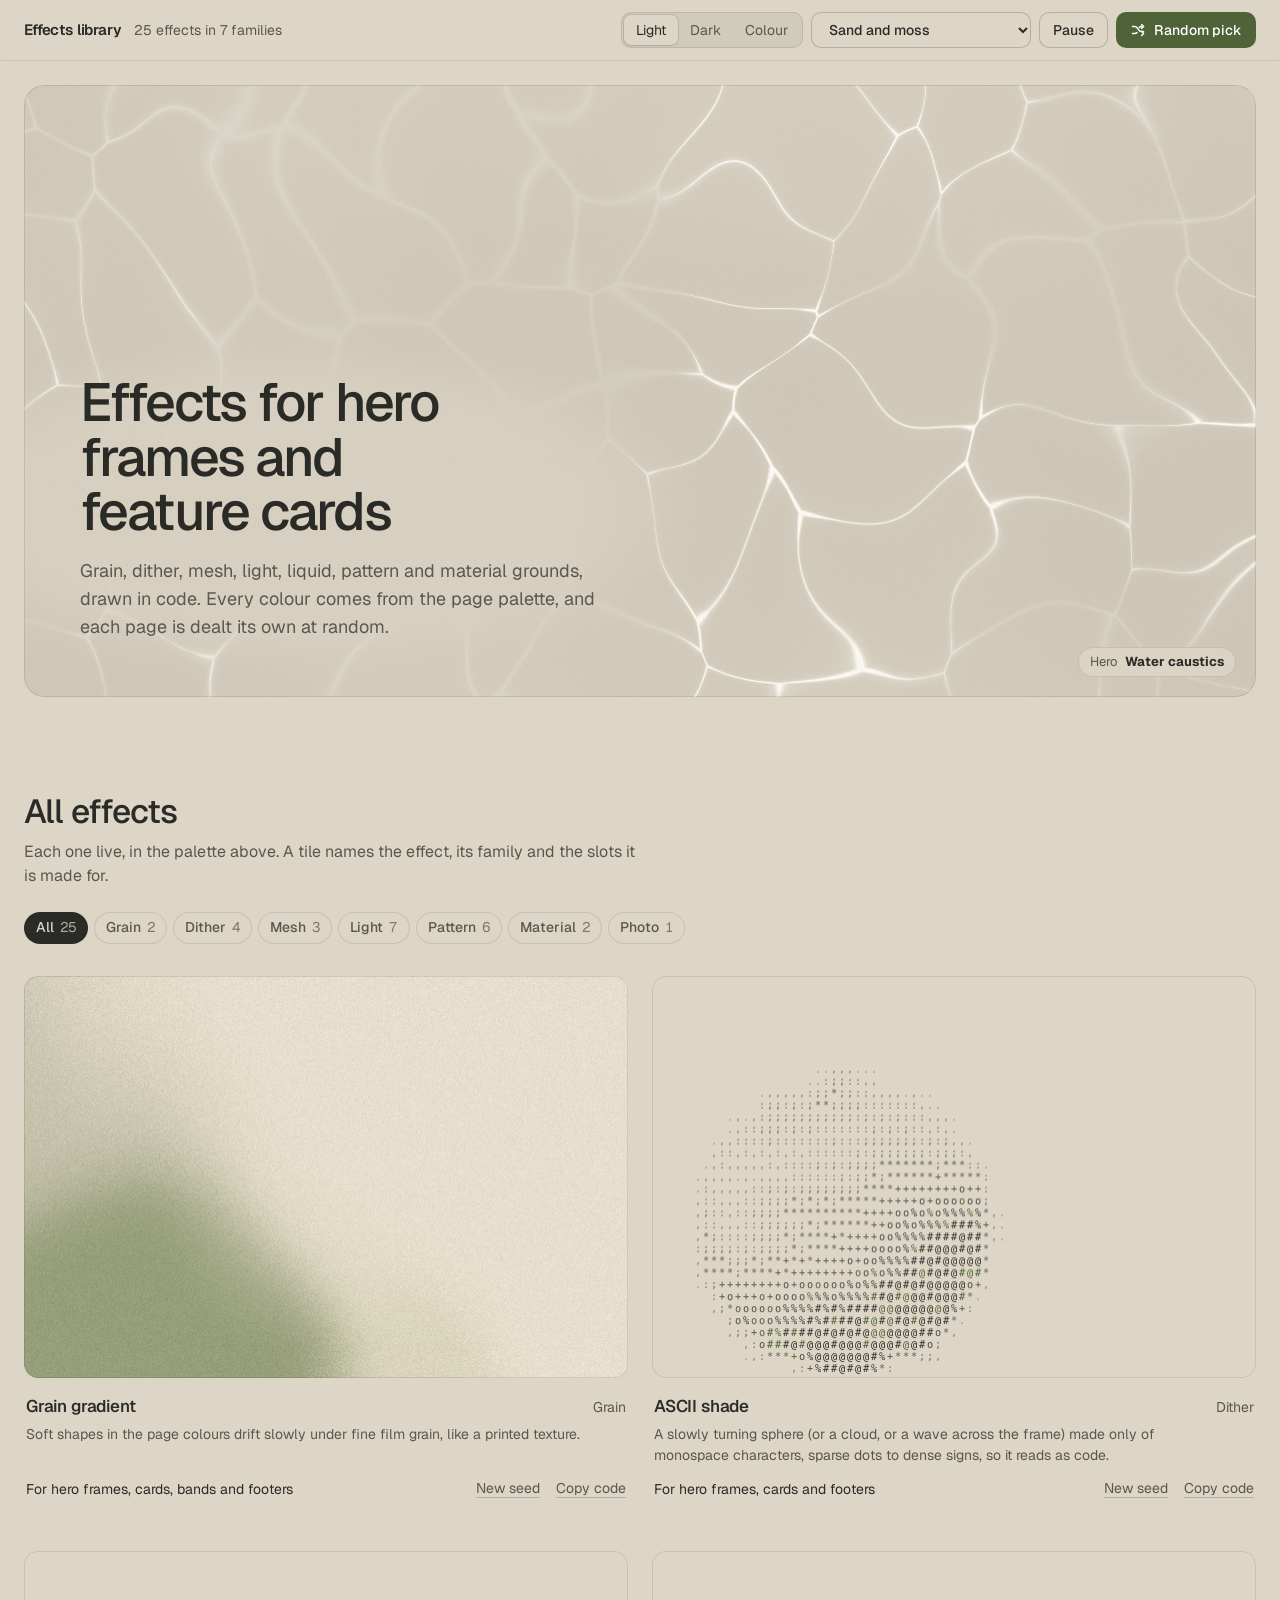
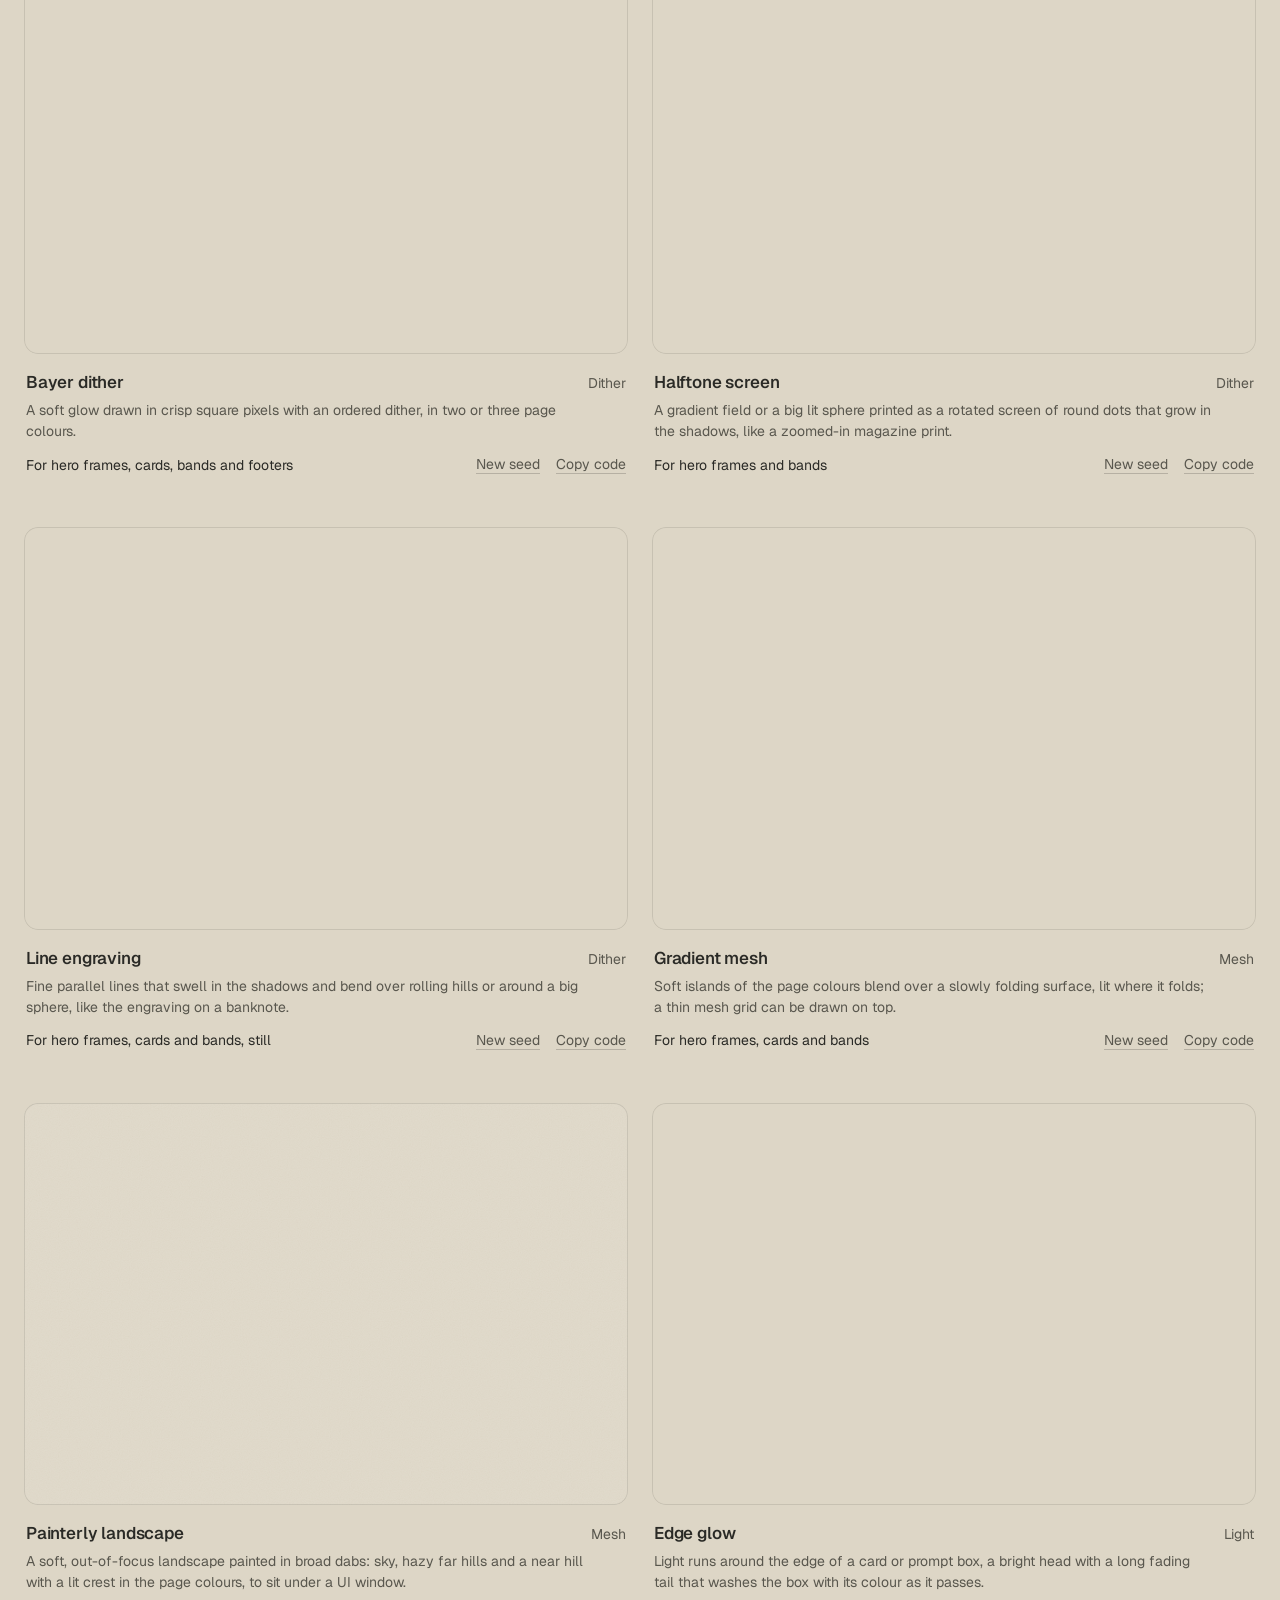
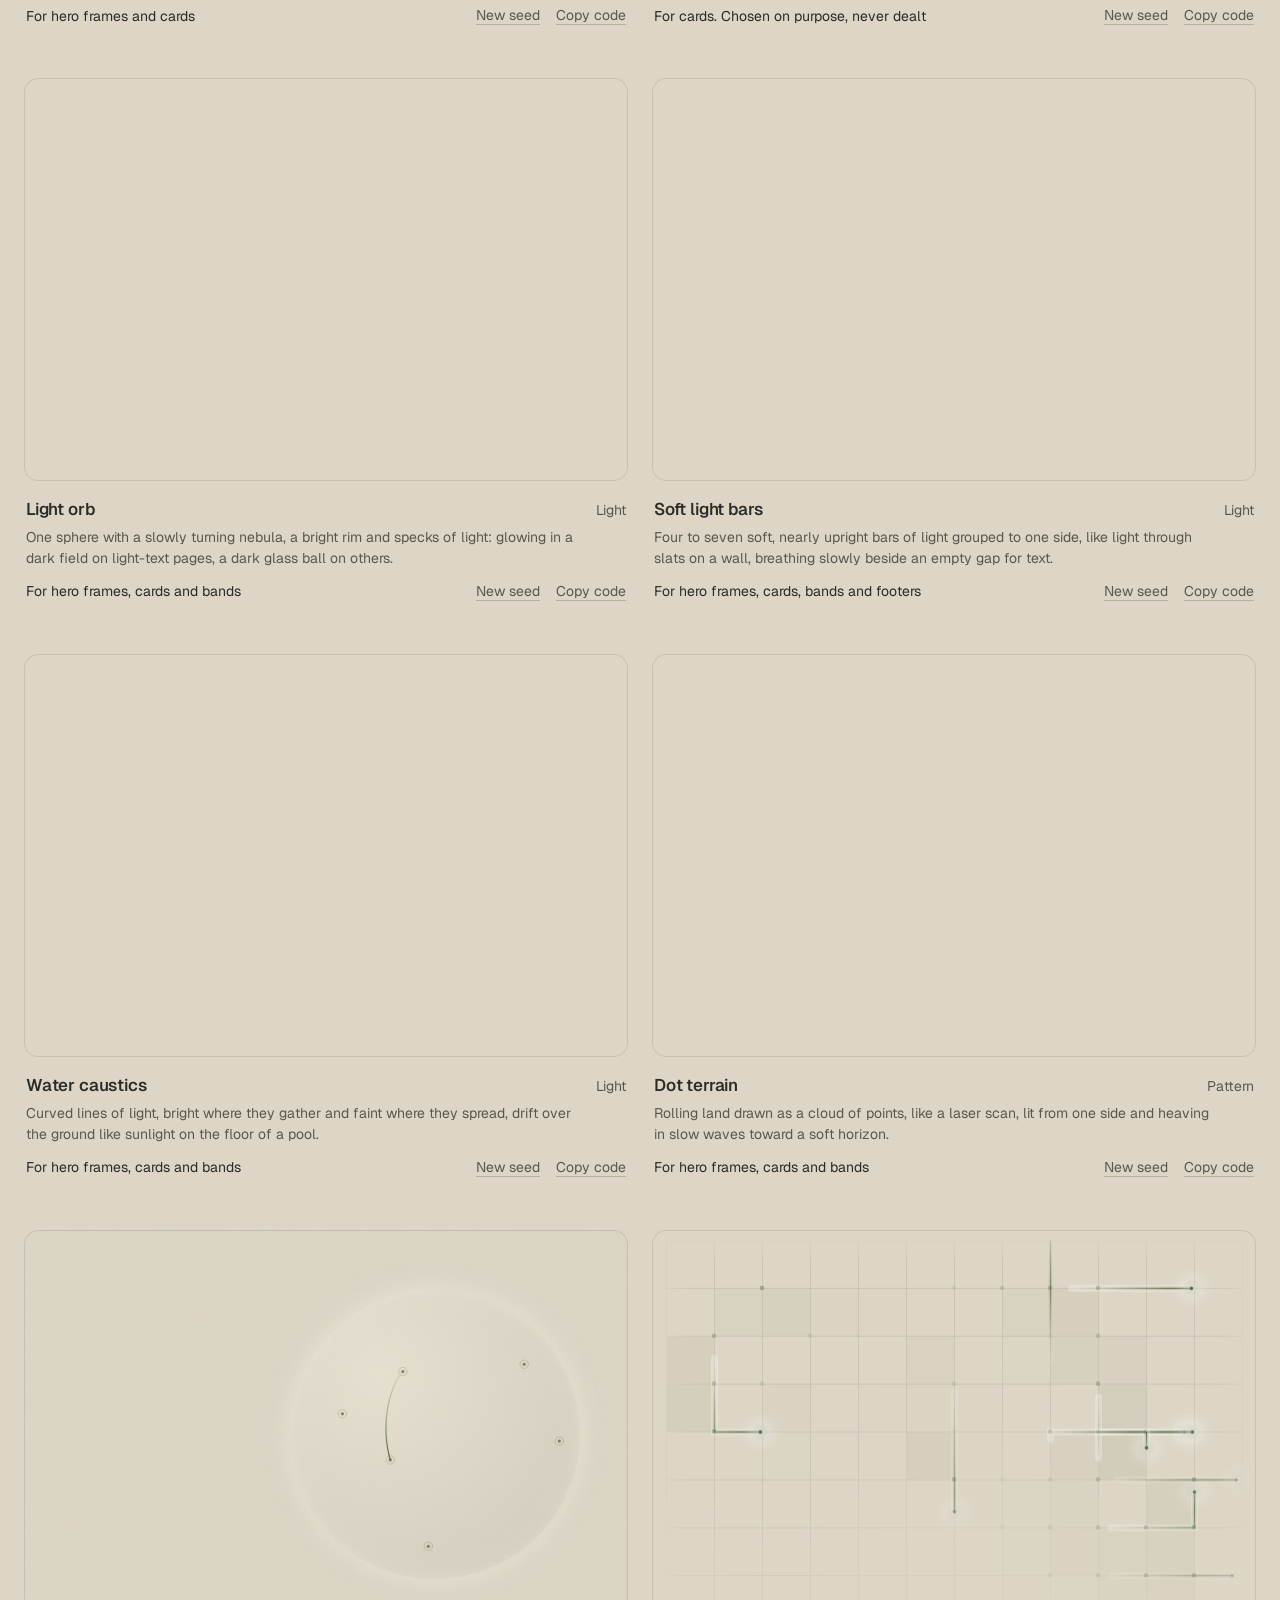
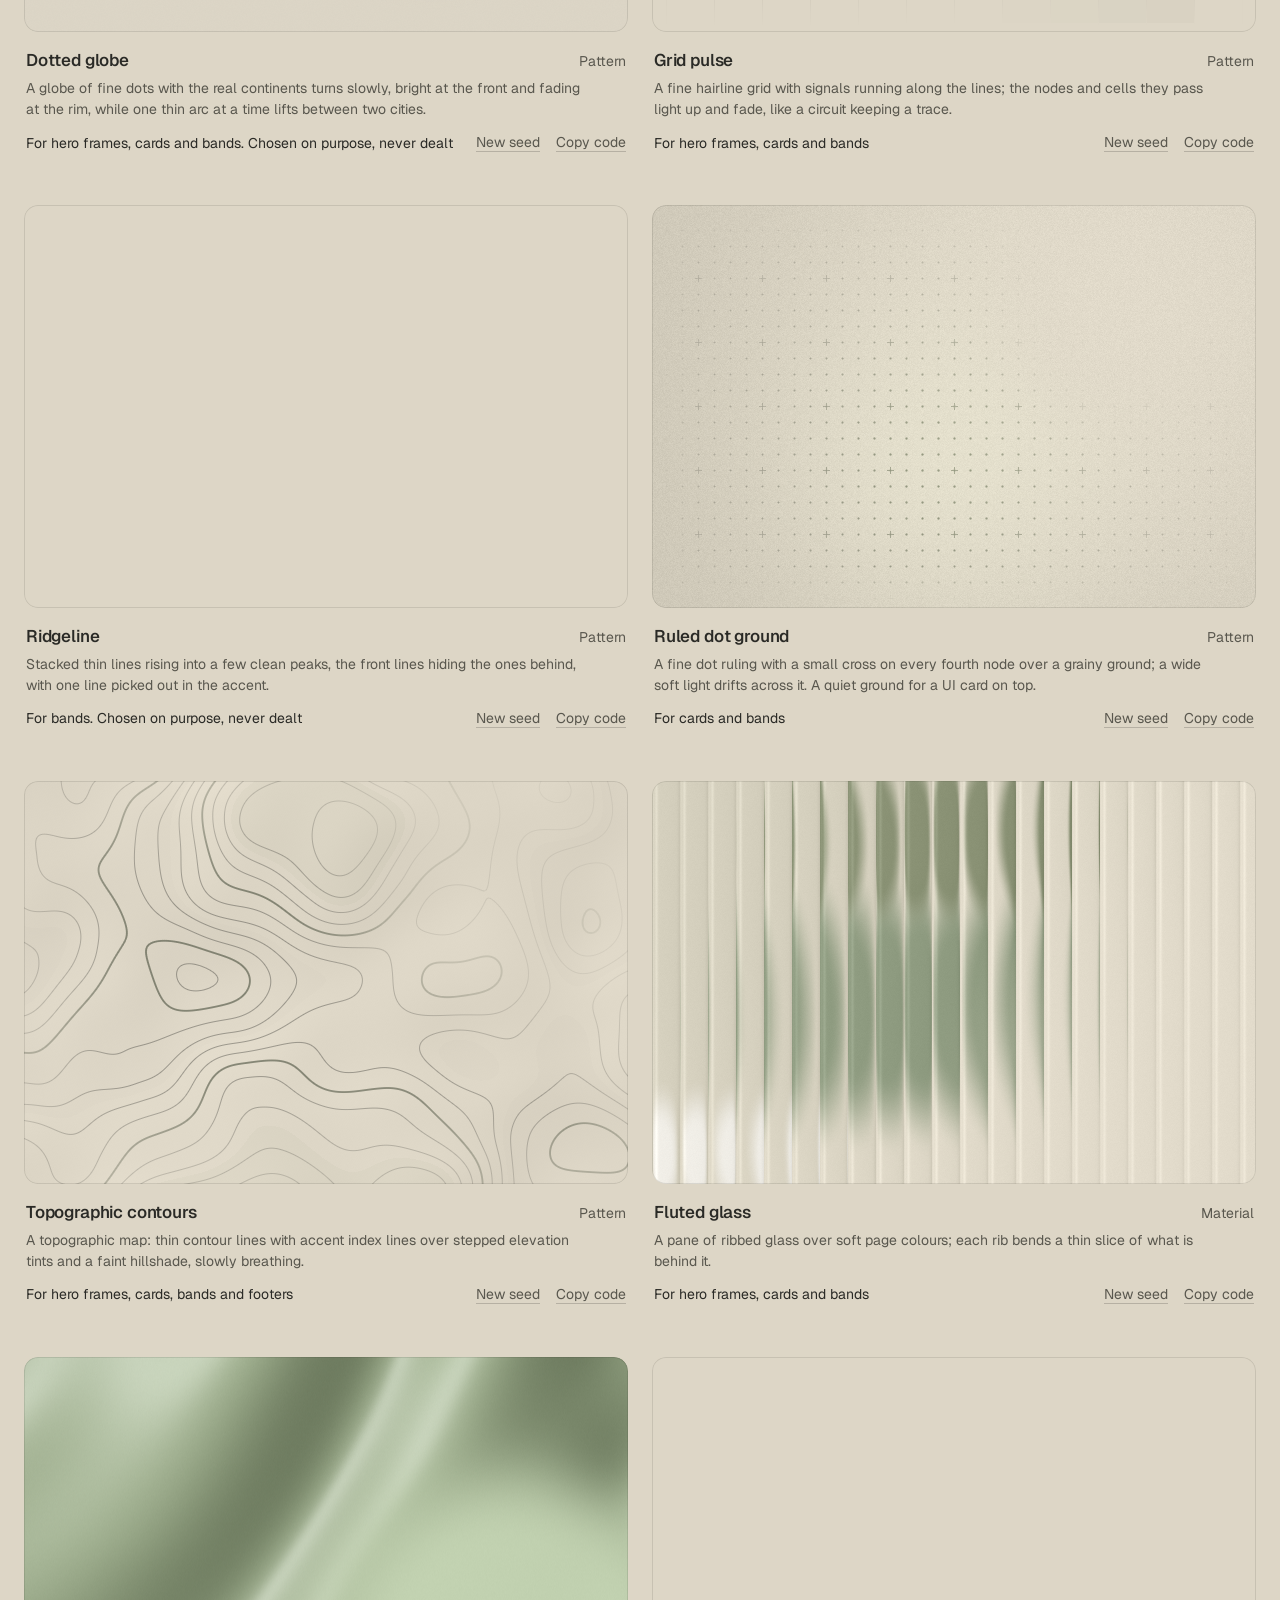
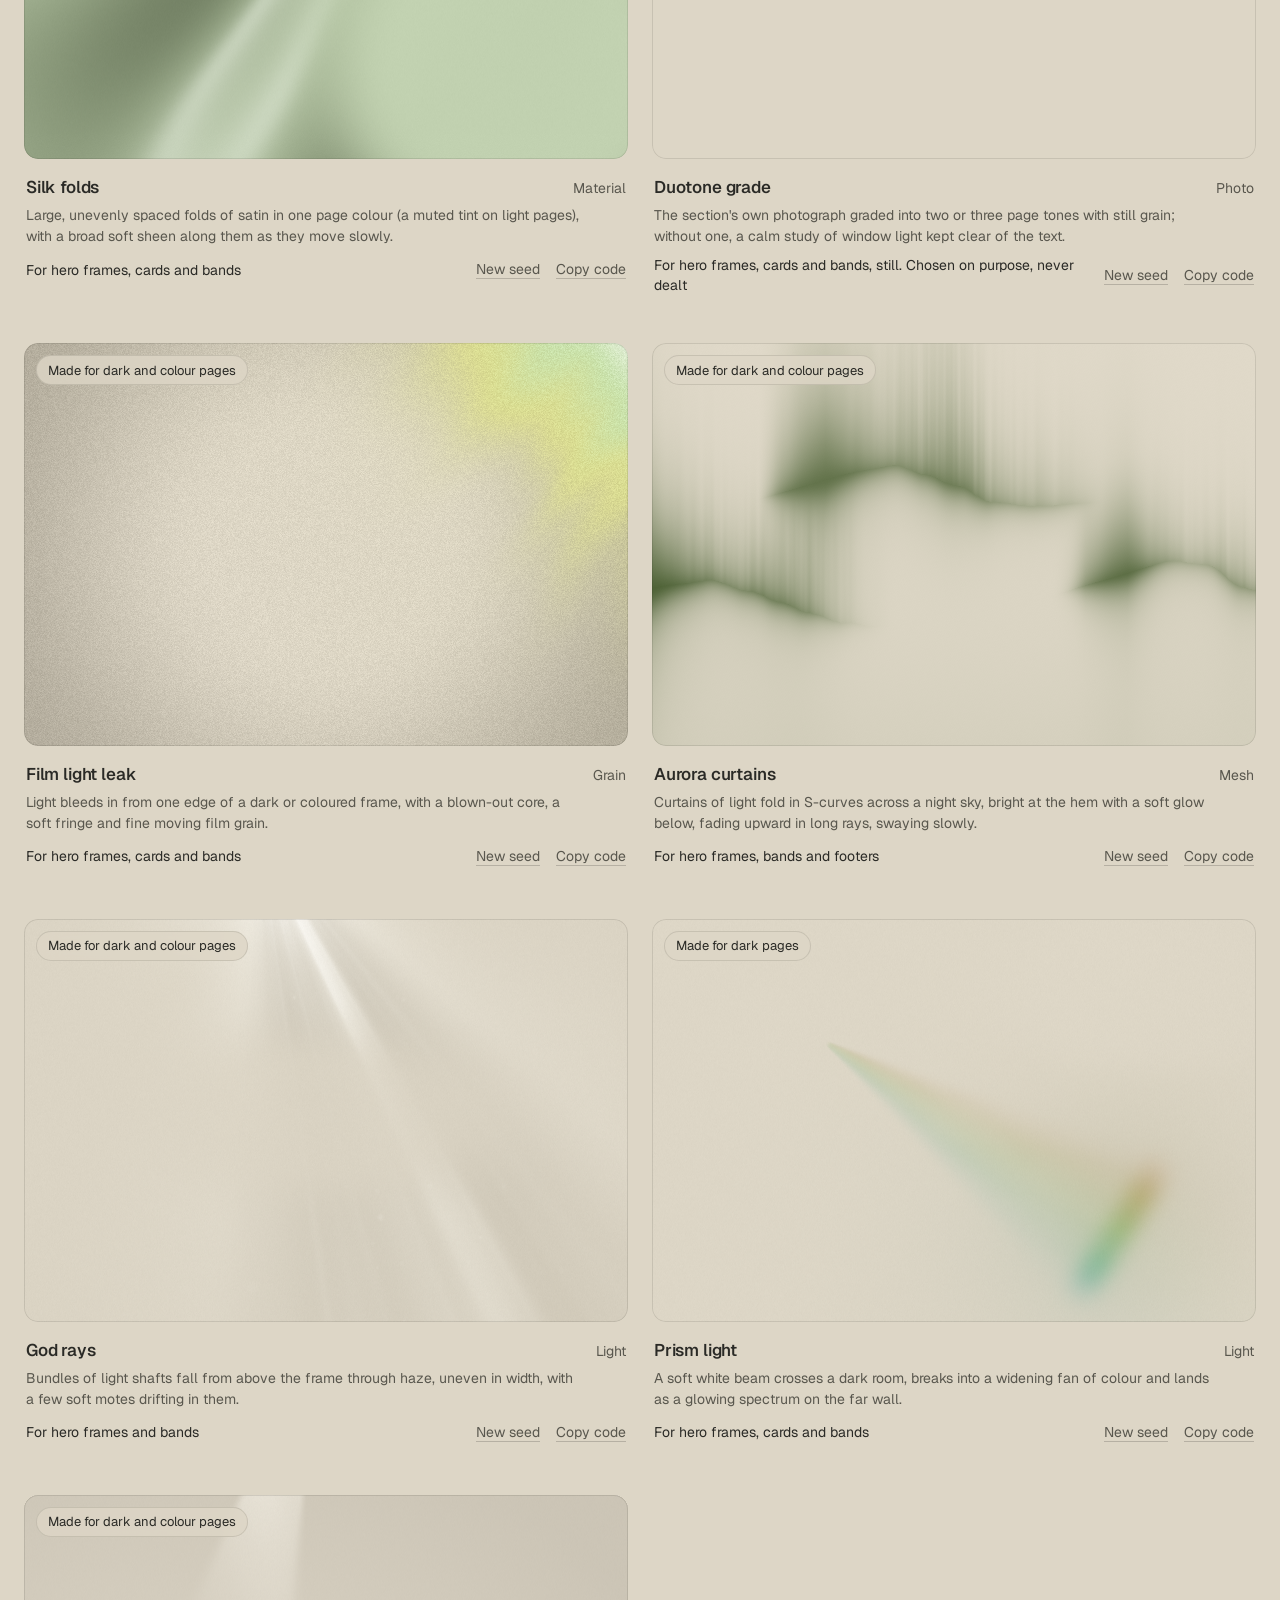
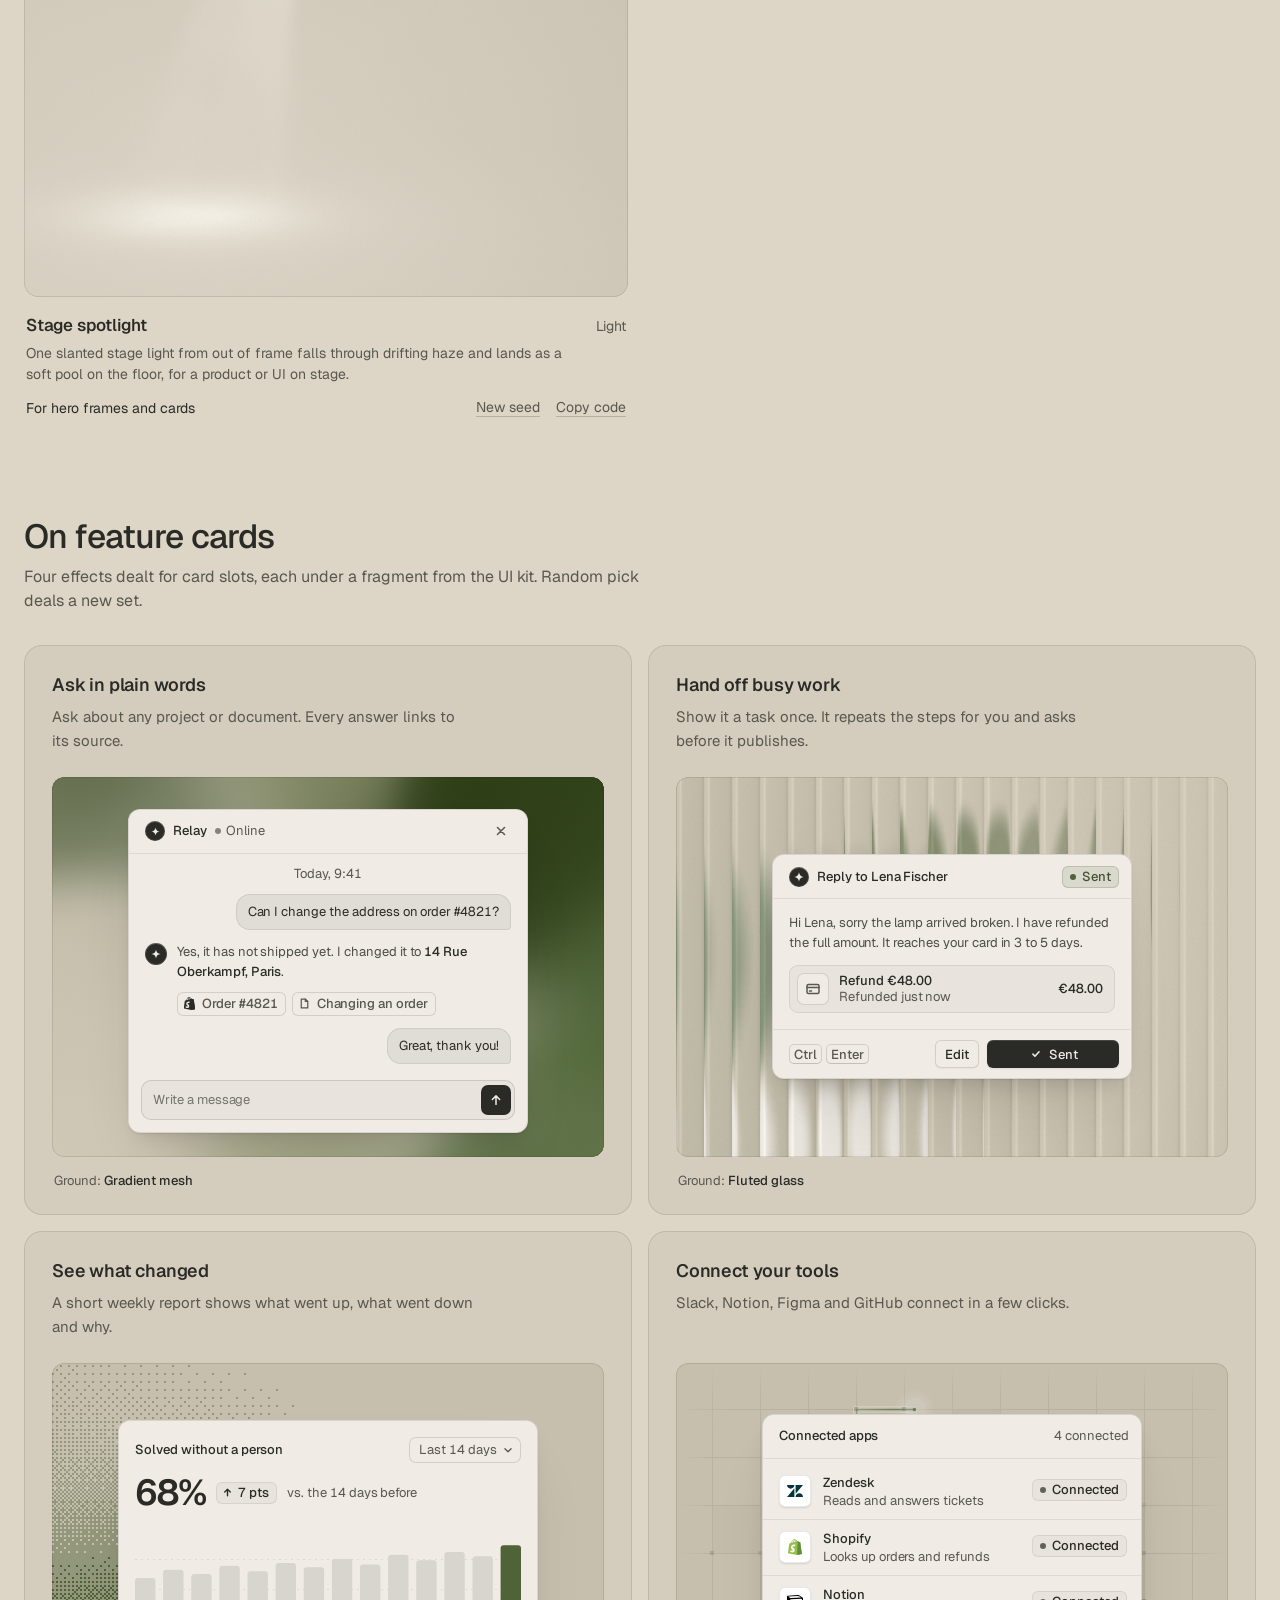
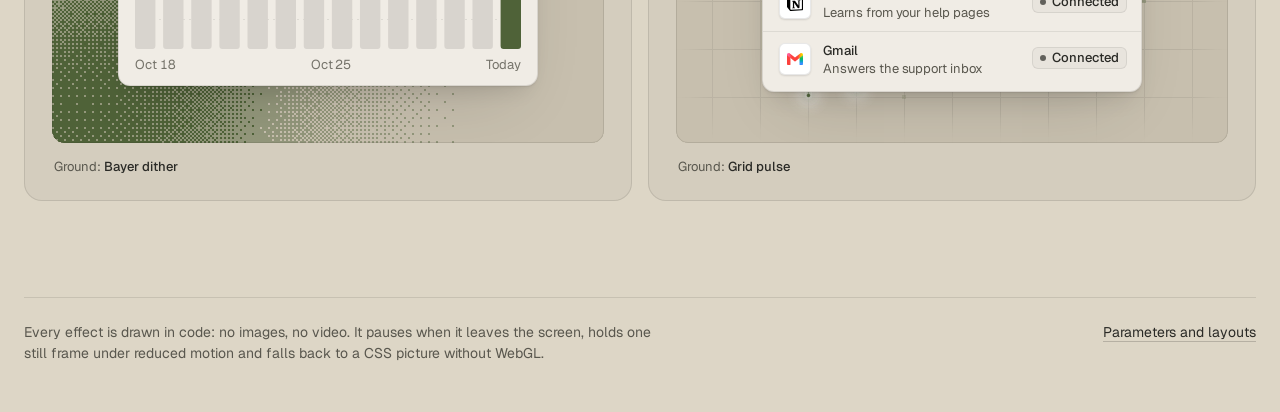
<file: assets/effects/gallery.html>
<!doctype html>
<html lang="en">
<head>
<script>window.__tpGlMax = 16;   /* a gallery shows many live effects at once; a page of a site keeps the default 4 (fx.js) */</script>
<meta charset="utf-8">
<meta name="viewport" content="width=device-width, initial-scale=1">
<title>Effects library</title>
<meta name="description" content="Effects drawn in code for hero frames, feature cards and bands, in the page palette.">
<link rel="icon" href="data:,">
<link rel="preconnect" href="https://fonts.googleapis.com">
<link rel="preconnect" href="https://fonts.gstatic.com" crossorigin>
<link href="https://fonts.googleapis.com/css2?family=Geist:wght@100..900&family=Geist+Mono:wght@100..900&display=swap" rel="stylesheet">
<style>
  /* the page palette; the script sets these from the palette switcher */
  :root {
    --bg: #ddd6c6; --surface: #d2cab8; --ink: #2a2a26; --muted: #59574e; --accent: #4f6238; --accent-ink: #ffffff;
    --card: #d2cab8; --panel: #cbc3b1; --win: #eeebe3; --win-surface: #e4e0d6;
    color-scheme: light;
  }
  @media (prefers-color-scheme: dark) {
    :root:not([data-theme="light"]) {
      --bg: #0a0d14; --surface: #131824; --ink: #e9edf3; --muted: #8891a1; --accent: #5ab9fc; --accent-ink: #0a0d14;
      --card: #131824; --panel: #0a0d14; --win: #1d2230; --win-surface: #262c3b;
      color-scheme: dark;
    }
  }
  :root[data-theme="dark"] {
    --bg: #0a0d14; --surface: #131824; --ink: #e9edf3; --muted: #8891a1; --accent: #5ab9fc; --accent-ink: #0a0d14;
    --card: #131824; --panel: #0a0d14; --win: #1d2230; --win-surface: #262c3b;
    color-scheme: dark;
  }
  :root {
    --line: color-mix(in oklab, var(--ink) 12%, transparent);
    --line-2: color-mix(in oklab, var(--ink) 22%, transparent);
    --chip: color-mix(in oklab, var(--ink) 6%, var(--bg));
    --font: "Geist", ui-sans-serif, system-ui, -apple-system, "Segoe UI", Roboto, "Helvetica Neue", Arial, sans-serif;
    --mono: "Geist Mono", ui-monospace, "SFMono-Regular", Consolas, monospace;
    --wrap: 1320px;
    --gut: 24px;
  }
  * { box-sizing: border-box; }
  html { -webkit-text-size-adjust: 100%; scroll-behavior: smooth; }
  @media (prefers-reduced-motion: reduce) { html { scroll-behavior: auto; } }
  body {
    margin: 0; background: var(--bg); color: var(--ink);
    font: 15px/1.5 var(--font); -webkit-font-smoothing: antialiased; font-feature-settings: "ss01" 0;
    overflow-x: hidden;
  }
  button, select { font: inherit; color: inherit; }
  :focus-visible { outline: 2px solid var(--accent); outline-offset: 2px; }
  .wrap { max-width: calc(var(--wrap) + 2 * var(--gut)); margin: 0 auto; padding: 0 var(--gut); }

  /* top bar */
  .top { position: sticky; top: 0; z-index: 50; background: color-mix(in oklab, var(--bg) 86%, transparent);
    backdrop-filter: blur(16px) saturate(1.2); -webkit-backdrop-filter: blur(16px) saturate(1.2); border-bottom: 1px solid var(--line); }
  .top-in { display: flex; align-items: center; gap: 12px 8px; padding-top: 12px; padding-bottom: 12px; }
  .top-in .controls { margin-left: auto; }
  .brand { display: flex; align-items: baseline; gap: 12px; min-width: 0; }
  .brand b { font-size: 15px; font-weight: 600; letter-spacing: -0.01em; white-space: nowrap; }
  .brand span { color: var(--muted); font-size: 14px; white-space: nowrap; }
  .controls { display: flex; align-items: center; gap: 8px; flex-wrap: wrap; }
  .seg { display: inline-flex; padding: 3px; border-radius: 10px; background: var(--chip); box-shadow: inset 0 0 0 1px var(--line); }
  .seg button { height: 30px; border: 0; background: transparent; padding: 0 12px; border-radius: 7px; cursor: pointer; color: var(--muted); font-size: 14px; }
  .seg button[aria-pressed="true"] { background: var(--bg); color: var(--ink); box-shadow: 0 0 0 1px var(--line), 0 1px 2px rgb(0 0 0 / 0.08); }
  .btn, .select {
    height: 36px; padding: 0 14px; border-radius: 10px; border: 0; background: var(--bg); color: var(--ink);
    box-shadow: inset 0 0 0 1px var(--line-2); cursor: pointer; display: inline-flex; align-items: center; gap: 8px;
    font-size: 14px; font-weight: 500; white-space: nowrap;
  }
  .btn:hover, .select:hover { box-shadow: inset 0 0 0 1px color-mix(in oklab, var(--ink) 38%, transparent); }
  .btn--primary { background: var(--accent); color: var(--accent-ink); box-shadow: none; }
  .btn--primary:hover { box-shadow: none; background: color-mix(in oklab, var(--accent) 88%, var(--ink)); }
  .btn svg { width: 16px; height: 16px; flex: none; }
  .select { max-width: 220px; padding-right: 10px; }

  /* hero: a dealt hero effect with text in its calm area */
  .hero { position: relative; margin-top: 24px; height: clamp(480px, 68vh, 660px); border-radius: 20px; overflow: hidden;
    display: flex; flex-direction: column; justify-content: flex-end; }
  .hero::after, .stage::after, .panel::after { content: ""; position: absolute; inset: 0; border-radius: inherit; box-shadow: inset 0 0 0 1px var(--line); pointer-events: none; z-index: 2; }
  .hero-copy { position: relative; z-index: 1; padding: 56px; max-width: 760px; }
  .hero h1 { max-width: 9.5em; margin: 0 0 18px; font-size: clamp(38px, 3.4vw + 10px, 62px); line-height: 1.02; letter-spacing: -0.035em; font-weight: 520; text-wrap: balance; }
  .hero p { margin: 0; max-width: 44ch; font-size: 18px; line-height: 28px; color: var(--muted); text-wrap: pretty; }
  .hero-tag { position: absolute; right: 20px; bottom: 20px; z-index: 3; }
  .tag { display: inline-flex; align-items: center; gap: 8px; height: 30px; padding: 0 12px; border-radius: 999px; font-size: 13px;
    background: color-mix(in oklab, var(--bg) 82%, transparent); color: var(--ink); box-shadow: inset 0 0 0 1px var(--line);
    backdrop-filter: blur(10px); -webkit-backdrop-filter: blur(10px); white-space: nowrap; }
  .tag span { color: var(--muted); }

  /* sections */
  section { padding-top: 96px; }
  .sec-head { display: flex; align-items: flex-end; justify-content: space-between; gap: 24px 48px; flex-wrap: wrap; margin-bottom: 32px; }
  .sec-head h2 { margin: 0 0 10px; font-size: clamp(28px, 1.2vw + 18px, 36px); line-height: 1.1; letter-spacing: -0.025em; font-weight: 520; }
  .sec-head p { margin: 0; color: var(--muted); max-width: 56ch; font-size: 16px; line-height: 24px; text-wrap: pretty; }
  .filters { display: flex; flex-wrap: wrap; gap: 6px; }
  .filters button { height: 32px; padding: 0 12px; border-radius: 999px; border: 0; cursor: pointer; font-size: 14px; color: var(--muted);
    background: transparent; box-shadow: inset 0 0 0 1px var(--line); }
  .filters button b { font-weight: 500; }
  .filters button span { margin-left: 6px; font-variant-numeric: tabular-nums; opacity: 0.75; }
  .filters button[aria-pressed="true"] { background: var(--ink); color: var(--bg); box-shadow: none; }

  /* the grid of every effect: one size of tile, labels under the picture */
  .grid { display: grid; grid-template-columns: repeat(2, minmax(0, 1fr)); gap: 48px 24px; }
  .tile { min-width: 0; display: flex; flex-direction: column; }
  .tile[hidden] { display: none; }
  .stage { position: relative; aspect-ratio: 3 / 2; border-radius: 14px; overflow: hidden; background: var(--bg); }
  .badge { position: absolute; top: 12px; left: 12px; z-index: 3; }
  .info { padding: 16px 2px 0; display: grid; gap: 6px; }
  .info-top { display: flex; align-items: baseline; justify-content: space-between; gap: 16px; }
  .info h3 { margin: 0; font-size: 17px; line-height: 24px; font-weight: 560; letter-spacing: -0.01em; }
  .fam { flex: none; font-size: 14px; color: var(--muted); }
  .look { margin: 0; color: var(--muted); font-size: 14px; line-height: 21px; max-width: 62ch; min-height: 42px;
    display: -webkit-box; -webkit-line-clamp: 2; -webkit-box-orient: vertical; overflow: hidden; }
  .info-foot { display: flex; align-items: center; justify-content: space-between; gap: 16px; margin-top: 2px; }
  .for { margin: 0; font-size: 14px; line-height: 20px; }
  .links { flex: none; display: flex; gap: 16px; }
  .links button { border: 0; background: none; padding: 4px 0; cursor: pointer; font-size: 14px; color: var(--muted);
    text-decoration: underline; text-decoration-color: var(--line-2); text-underline-offset: 4px; }
  .links button:hover { color: var(--ink); text-decoration-color: currentColor; }

  /* feature cards: an effect ground in the inset panel and a UI fragment on top */
  .cards { display: grid; grid-template-columns: repeat(2, minmax(0, 1fr)); gap: 16px; }
  .card { background: var(--card); border-radius: 18px; padding: 28px 28px 24px; box-shadow: inset 0 0 0 1px var(--line); display: flex; flex-direction: column; min-width: 0; }
  .card h3 { margin: 0 0 8px; font-size: 18px; line-height: 24px; font-weight: 560; letter-spacing: -0.01em; }
  .card > p:not(.ground) { margin: 0; color: var(--muted); font-size: 15px; line-height: 24px; max-width: 44ch; min-height: 48px; text-wrap: pretty; }
  .panel { position: relative; margin-top: 24px; height: 380px; border-radius: 12px; overflow: hidden; display: grid; place-items: center; padding: 32px; }
  .panel--bleed { place-items: end center; padding-bottom: 0; }
  .panel--bleed > .slot { margin-bottom: -48px; }
  .slot { position: relative; z-index: 1; max-width: 100%;
    --ui-font: var(--font); --ui-mono: var(--mono); --ui-radius: 12px;
    --fx-bg: var(--win); --fx-surface: var(--win-surface); --fx-ink: var(--ink); --fx-muted: var(--muted);
    --fx-accent: var(--accent); --fx-accent-ink: var(--accent-ink); }
  .ground { margin: 14px 2px 0; font-size: 13px; line-height: 20px; color: var(--muted); }
  .ground b { font-weight: 500; color: var(--ink); }

  .foot { padding-top: 96px; padding-bottom: 48px; }
  .foot-in > div { border-top: 1px solid var(--line); padding-top: 24px; display: flex; justify-content: space-between; gap: 16px 48px; flex-wrap: wrap; color: var(--muted); font-size: 14px; }
  .foot-in p { margin: 0; max-width: 72ch; }
  .foot a { color: var(--ink); text-underline-offset: 4px; text-decoration-color: var(--line-2); }
  .empty { padding: 64px 0; color: var(--muted); }

  .toast { position: fixed; left: 50%; bottom: 24px; z-index: 60; transform: translate(-50%, 16px); opacity: 0; pointer-events: none;
    max-width: calc(100vw - 32px); padding: 10px 16px; border-radius: 12px; background: var(--ink); color: var(--bg); font-size: 14px;
    transition: opacity .2s ease, transform .2s ease; }
  .toast.on { opacity: 1; transform: translate(-50%, 0); }

  @media (max-width: 1080px) {
    .hero-copy { padding: 40px; }
  }
  @media (max-width: 860px) {
    .grid, .cards { grid-template-columns: minmax(0, 1fr); }
    .grid { gap: 40px; }
  }
  @media (max-width: 720px) {
    :root { --gut: 16px; }
    .top { position: static; }
    .brand span, .select { display: none; }
    .top-in { display: grid; grid-template-columns: 1fr auto; grid-template-areas: "brand deal" "controls controls"; }
    .brand { grid-area: brand; }
    #deal { grid-area: deal; }
    .top-in .controls { grid-area: controls; margin-left: 0; flex-wrap: nowrap; }
    .seg { flex: 1; }
    .seg button { flex: 1; }
    .hero { margin-top: 16px; height: 560px; border-radius: 16px; }
    .hero-copy { padding: 28px 24px 72px; }
    .hero p { font-size: 16px; line-height: 24px; }
    .hero-tag { left: 24px; right: auto; bottom: 20px; }
    section { padding-top: 72px; }
    .card { padding: 20px; }
    .panel { height: 340px; padding: 20px 16px; }
    .info-foot { flex-wrap: wrap; }
  }
</style>
</head>
<body>
<header class="top">
  <div class="wrap top-in">
    <div class="brand"><b>Effects library</b><span id="count"></span></div>
    <div class="controls">
      <div class="seg" role="group" aria-label="Palette kind">
        <button type="button" data-kind="light">Light</button>
        <button type="button" data-kind="dark">Dark</button>
        <button type="button" data-kind="colour">Colour</button>
      </div>
      <select class="select" id="pal" aria-label="Palette"></select>
      <button type="button" class="btn" id="pause" aria-pressed="false">Pause</button>
    </div>
    <button type="button" class="btn btn--primary" id="deal">
        <svg viewBox="0 0 16 16" aria-hidden="true"><path d="M2.5 4.5h2.2c1.2 0 2 .6 2.7 1.6l1.2 1.8c.7 1 1.5 1.6 2.7 1.6h2.2M11.6 2.5l2 2-2 2M2.5 11.5h2.2c.9 0 1.6-.3 2.2-.9M11.6 9.5l2 2-2 2M9.3 5.4c.6-.6 1.3-.9 2.1-.9" fill="none" stroke="currentColor" stroke-width="1.5" stroke-linecap="round" stroke-linejoin="round"/></svg>
        Random pick
    </button>
  </div>
</header>

<main>
  <div class="wrap">
    <div class="hero" id="hero">
      <div class="hero-copy">
        <h1>Effects for hero frames and feature cards</h1>
        <p id="lede">Grain, dither, mesh, light, liquid, pattern and material grounds, drawn in code. Every colour comes from the page palette, and each page is dealt its own at random.</p>
      </div>
      <div class="hero-tag"><span class="tag" id="hero-tag"><span>Hero</span> <b></b></span></div>
    </div>
  </div>

  <section id="all">
    <div class="wrap">
      <div class="sec-head">
        <div>
          <h2>All effects</h2>
          <p>Each one live, in the palette above. A tile names the effect, its family and the slots it is made for.</p>
        </div>
        <div class="filters" id="filters" role="group" aria-label="Family"></div>
      </div>
      <div class="grid" id="grid"></div>
    </div>
  </section>

  <section id="cards">
    <div class="wrap">
      <div class="sec-head">
        <div>
          <h2>On feature cards</h2>
          <p>Four effects dealt for card slots, each under a fragment from the UI kit. Random pick deals a new set.</p>
        </div>
      </div>
      <div class="cards">
        <article class="card">
          <h3>Ask in plain words</h3>
          <p>Ask about any project or document. Every answer links to its source.</p>
          <div class="panel" data-card="0"><div class="slot" data-ui-load="chat"></div></div>
          <p class="ground">Ground: <b></b></p>
        </article>
        <article class="card">
          <h3>Hand off busy work</h3>
          <p>Show it a task once. It repeats the steps for you and asks before it publishes.</p>
          <div class="panel" data-card="1"><div class="slot" data-ui-load="cursor"></div></div>
          <p class="ground">Ground: <b></b></p>
        </article>
        <article class="card">
          <h3>See what changed</h3>
          <p>A short weekly report shows what went up, what went down and why.</p>
          <div class="panel" data-card="2"><div class="slot" data-ui-load="stat"></div></div>
          <p class="ground">Ground: <b></b></p>
        </article>
        <article class="card">
          <h3>Connect your tools</h3>
          <p>Slack, Notion, Figma and GitHub connect in a few clicks.</p>
          <div class="panel" data-card="3"><div class="slot" data-ui-load="integrations"></div></div>
          <p class="ground">Ground: <b></b></p>
        </article>
      </div>
    </div>
  </section>

  <footer class="foot">
    <div class="wrap foot-in"><div>
      <p>Every effect is drawn in code: no images, no video. It pauses when it leaves the screen, holds one still frame under reduced motion and falls back to a CSS picture without WebGL.</p>
      <p><a id="lab" href="lab.html">Parameters and layouts</a></p>
    </div></div>
  </footer>
</main>
<div class="toast" id="toast" role="status" aria-live="polite"></div>

<script id="paths" type="application/json">{"fx": "./", "ui": "../ui/"}</script>
<script id="palettes" type="application/json">[{"id":"white-link-blue","name":"Sheet and biro","bg":"#ffffff","surface":"#f4f4f4","ink":"#111111","muted":"#6b6b6b","accent":"#1a4be0","accentInk":"#ffffff"},{"id":"cool-white-slate","name":"Frost and slate","bg":"#f7f9fa","surface":"#ecf0f2","ink":"#1f3038","muted":"#5d6b72","accent":"#0d7480","accentInk":"#ffffff"},{"id":"rose-grey-green","name":"Rose grey, green","bg":"#ebe5e3","surface":"#e1dad7","ink":"#2b2622","muted":"#6a615d","accent":"#0f7d45","accentInk":"#ffffff"},{"id":"paper-grey-brass","name":"Newsprint and brass","bg":"#e8e8e3","surface":"#dcdcd6","ink":"#181715","muted":"#63625c","accent":"#bfb21a","accentInk":"#181715"},{"id":"stone-blueprint","name":"Stone and blueprint","bg":"#dfdedb","surface":"#d3d2ce","ink":"#26251e","muted":"#5f5d55","accent":"#2456d6","accentInk":"#ffffff"},{"id":"white-navy-tab","name":"Navy on white","bg":"#ffffff","surface":"#f4f4f2","ink":"#1f2b4d","muted":"#6a7186","accent":"#f7941d","accentInk":"#1f2b4d"},{"id":"three-stones","name":"Three stones","bg":"#eeecea","surface":"#e4e1dd","ink":"#333231","muted":"#6b6763","accent":"#5c6b54","accentInk":"#ffffff"},{"id":"putty-black-teal","name":"Putty and black","bg":"#dedad3","surface":"#d3cec6","ink":"#0a0a0a","muted":"#5c5852","accent":"#256f82","accentInk":"#ffffff"},{"id":"moss-sand","name":"Sand and moss","bg":"#ddd6c6","surface":"#d2cab8","ink":"#2a2a26","muted":"#59574e","accent":"#4f6238","accentInk":"#ffffff"},{"id":"green-mat-chocolate","name":"Bone, green, chocolate","bg":"#e5e1d8","surface":"#dad5ca","ink":"#2a1d17","muted":"#6b5b51","accent":"#456f3a","accentInk":"#ffffff"},{"id":"lunar-grey-bronze","name":"Lunar and bronze","bg":"#111111","surface":"#1c1c1c","ink":"#f2f2f2","muted":"#8f8f8f","accent":"#a08672","accentInk":"#111111"},{"id":"blue-black-cornflower","name":"Night and sky blue","bg":"#0a0d14","surface":"#131824","ink":"#e9edf3","muted":"#8891a1","accent":"#5ab9fc","accentInk":"#0a0d14"},{"id":"green-black-bone","name":"Green-black and bone","bg":"#161c1a","surface":"#1f2725","ink":"#e3e2da","muted":"#8e948d","accent":"#9fc7b8","accentInk":"#161c1a"},{"id":"black-crimson","name":"Black and crimson","bg":"#0a0a0a","surface":"#151515","ink":"#efefef","muted":"#8c8c8c","accent":"#b11226","accentInk":"#ffffff"},{"id":"forest-pale-lime","name":"Forest and lime","bg":"#0f1f10","surface":"#162a17","ink":"#ffffff","muted":"#9aa39a","accent":"#c6f19d","accentInk":"#0f1f10"},{"id":"charcoal-room-sage","name":"Charcoal and sage","bg":"#1c1c1c","surface":"#262626","ink":"#f1f1ef","muted":"#9a9b96","accent":"#8fa68e","accentInk":"#1c1c1c"},{"id":"warm-black-gold","name":"Warm black, gold","bg":"#0c0a08","surface":"#181512","ink":"#ffffff","muted":"#8f8a84","accent":"#c9a45a","accentInk":"#0c0a08"},{"id":"graphite-safety-orange","name":"Graphite and orange","bg":"#18191b","surface":"#222427","ink":"#eff0f1","muted":"#9c9ea3","accent":"#ff4a1f","accentInk":"#18191b"},{"id":"soot-pale-lime","name":"Soot and lime","bg":"#0f0f0f","surface":"#1a1a1a","ink":"#ffffff","muted":"#8f8f8f","accent":"#dafa9c","accentInk":"#0f0f0f"},{"id":"plum-black-pink","name":"Plum-black and pink","bg":"#0d060b","surface":"#1b0e17","ink":"#ffffff","muted":"#9a8f97","accent":"#ff488b","accentInk":"#0d060b"},{"id":"white-signal-red","name":"Signal red, white","bg":"#ffffff","surface":"#f2f2f2","ink":"#0a0a0a","muted":"#6b6b6b","accent":"#d92b21","accentInk":"#ffffff"},{"id":"white-mint-tiles","name":"Greys and mint","bg":"#ffffff","surface":"#f3f3f3","ink":"#232323","muted":"#6e6e6e","accent":"#a1ffcb","accentInk":"#232323"},{"id":"cool-grey-cobalt","name":"Cool grey, cobalt","bg":"#eef0f3","surface":"#e2e5ea","ink":"#0b0c0e","muted":"#5d6470","accent":"#1f2de6","accentInk":"#ffffff"},{"id":"offwhite-bottle-yellow","name":"Bottle ink, yellow","bg":"#f7f7f7","surface":"#ebebeb","ink":"#0d2a1c","muted":"#5f6b64","accent":"#f6e016","accentInk":"#0d2a1c"},{"id":"teal-on-paper","name":"Teal on paper","bg":"#f7f9f8","surface":"#ebf0ee","ink":"#06525c","muted":"#2f737d","accent":"#06525c","accentInk":"#f7f9f8"},{"id":"navy-pink","name":"Navy and pink","bg":"#1a2039","surface":"#212846","ink":"#f9a3c0","muted":"#b9879c","accent":"#f9a3c0","accentInk":"#1a2039"},{"id":"blush-aubergine","name":"Blush and aubergine","bg":"#edccbe","surface":"#e8c2b2","ink":"#351a2b","muted":"#6c4857","accent":"#351a2b","accentInk":"#edccbe"},{"id":"cobalt-on-sand","name":"Cobalt on sand","bg":"#e6dbc7","surface":"#ddd0b9","ink":"#062b8a","muted":"#3a5aa8","accent":"#062b8a","accentInk":"#e6dbc7"},{"id":"oxblood-grey","name":"Oxblood and grey","bg":"#e2e2e2","surface":"#d6d6d6","ink":"#7d0c14","muted":"#7a4a4e","accent":"#7d0c14","accentInk":"#e2e2e2"},{"id":"olive-on-bone","name":"Olive on bone","bg":"#ecebe7","surface":"#e1dfd9","ink":"#38450f","muted":"#5d683a","accent":"#38450f","accentInk":"#ecebe7"},{"id":"burgundy-bubblegum","name":"Burgundy and bubblegum","bg":"#3d0012","surface":"#4d0519","ink":"#ff99d3","muted":"#c77aa0","accent":"#ff99d3","accentInk":"#3d0012"},{"id":"bottle-green-gold","name":"Bottle green, gold","bg":"#133621","surface":"#1a4429","ink":"#f4d96c","muted":"#b3a55e","accent":"#f4d96c","accentInk":"#133621"},{"id":"cobalt-field","name":"Cobalt field","bg":"#0034eb","surface":"#002fd6","ink":"#ffffff","muted":"#dfe4f2","accent":"#e9e34a","accentInk":"#111111"},{"id":"mustard-field","name":"Mustard and black","bg":"#e1ac10","surface":"#cd9d0f","ink":"#0b0b0b","muted":"#4d3d0a","accent":"#24338f","accentInk":"#ffffff"},{"id":"carmine-field","name":"Carmine field","bg":"#9c1220","surface":"#8a101c","ink":"#ffffff","muted":"#f0b9bd","accent":"#ffd9dc","accentInk":"#9c1220"},{"id":"pink-field-lime","name":"Bubblegum and lime","bg":"#ff87ab","surface":"#ff739d","ink":"#0a0a0a","muted":"#6b1f3a","accent":"#def915","accentInk":"#0a0a0a"},{"id":"sky-field-navy","name":"Sky and navy","bg":"#6bb4ee","surface":"#7dbdf0","ink":"#0e1822","muted":"#1b3d5c","accent":"#ff5a1f","accentInk":"#0e1822"},{"id":"orange-field-black","name":"Orange and black","bg":"#ff7a1f","surface":"#ff8633","ink":"#050f16","muted":"#5a2306","accent":"#050f16","accentInk":"#ff7a1f"},{"id":"tobacco-olive","name":"Tobacco and olive","bg":"#472913","surface":"#55321a","ink":"#e4e0cf","muted":"#b39f84","accent":"#525e1b","accentInk":"#e4e0cf"},{"id":"poster-chapters","name":"Poster chapters","bg":"#e6e0d2","surface":"#dcd5c5","ink":"#1a1a1a","muted":"#5f5b52","accent":"#18bc42","accentInk":"#1a1a1a"},{"id":"blue-red-black","name":"Blue, red, black","bg":"#ffffff","surface":"#f3f3f3","ink":"#0a0a0a","muted":"#6b6b6b","accent":"#1f30e0","accentInk":"#ffffff"},{"id":"charcoal-primaries","name":"Charcoal and primaries","bg":"#191919","surface":"#242424","ink":"#ffffff","muted":"#9a9a9a","accent":"#0c7866","accentInk":"#ffffff"},{"id":"ultramarine-yellow","name":"Ultramarine and yellow","bg":"#1423b8","surface":"#1220a6","ink":"#ffffff","muted":"#e4e2d6","accent":"#1fc27a","accentInk":"#0a0a0a"},{"id":"candy-chapters","name":"Candy chapters","bg":"#ffd249","surface":"#f5c63c","ink":"#0a0a0a","muted":"#5e4a0a","accent":"#f53fd6","accentInk":"#0a0a0a"},{"id":"orange-sky-lime","name":"Orange, sky, lime","bg":"#ff8126","surface":"#ff8d3a","ink":"#111111","muted":"#5c2a05","accent":"#de194b","accentInk":"#ffffff"},{"id":"post-red-mustard","name":"Post red, mustard","bg":"#e2dccf","surface":"#d7d0c1","ink":"#2a1110","muted":"#6b524c","accent":"#4a6f84","accentInk":"#ffffff"},{"id":"mint-orange-grey","name":"Grey, mint, orange","bg":"#ffffff","surface":"#f5f5f5","ink":"#000000","muted":"#666666","accent":"#a7ff9c","accentInk":"#000000"},{"id":"report-blocks","name":"Report blocks","bg":"#ffffff","surface":"#f6f6f6","ink":"#000000","muted":"#5f5f5f","accent":"#fe7141","accentInk":"#000000"},{"id":"card-pastels","name":"Card pastels","bg":"#f7f7f5","surface":"#ebebe8","ink":"#000000","muted":"#666662","accent":"#d0106f","accentInk":"#ffffff"},{"id":"mint-pink-accounts","name":"Mint and pink","bg":"#f8f8f8","surface":"#eeeeee","ink":"#0a0a0a","muted":"#6a6a6a","accent":"#1f6b3a","accentInk":"#ffffff"},{"id":"swap-pastels","name":"Swapping pastels","bg":"#c3d7e5","surface":"#d0e0eb","ink":"#141414","muted":"#4a5068","accent":"#0f5257","accentInk":"#ffffff"},{"id":"blush-sage-slate","name":"Blush, sage, slate","bg":"#a6b3bc","surface":"#b2bdc5","ink":"#1c1c1c","muted":"#38424a","accent":"#2c3620","accentInk":"#e3e2da"},{"id":"candy-on-black","name":"Candy on black","bg":"#000000","surface":"#0d0d0d","ink":"#ffffff","muted":"#999999","accent":"#93f1f7","accentInk":"#000000"},{"id":"sky-sand","name":"Sky and sand","bg":"#cbe4f2","surface":"#bcdcee","ink":"#0a0a0a","muted":"#44606e","accent":"#b0298f","accentInk":"#ffffff"},{"id":"studio-grey","name":"Studio grey","bg":"#a8a8aa","surface":"#b4b4b6","ink":"#0e0e0e","muted":"#3a3a3c","accent":"#1f5c49","accentInk":"#ffffff"},{"id":"walnut-tan","name":"Walnut and tan","bg":"#2b2216","surface":"#382d1e","ink":"#e4e2da","muted":"#a39a8b","accent":"#bda38b","accentInk":"#2b2216"}]</script>
<script id="presets" type="application/json">{"light":"moss-sand","dark":"blue-black-cornflower","colour":"cobalt-field"}</script>
<script type="module">
  const $ = s => document.querySelector(s);
  const PATHS = JSON.parse($('#paths').textContent);
  const PALETTES = JSON.parse($('#palettes').textContent);
  const PRESETS = JSON.parse($('#presets').textContent);
  const byId = Object.fromEntries(PALETTES.map(p => [p.id, p]));
  const q = new URLSearchParams(location.search);

  const [{ default: fx }, { pick }] = await Promise.all([import(PATHS.fx + 'fx.js'), import(PATHS.fx + 'pick.js')]);
  const ui = await import(PATHS.ui + 'ui.js').then(m => m.default).catch(() => null);

  $('#lab').href = PATHS.fx + 'lab.html';
  if (q.has('fallback')) fx.config.forceFallback = true;
  if (q.has('webgl1')) fx.config.forceWebGL1 = true;
  if (q.has('time')) fx.setClock(+q.get('time'));

  const FAMILIES = { grain: 'Grain', dither: 'Dither', mesh: 'Mesh', light: 'Light', liquid: 'Liquid', pattern: 'Pattern', material: 'Material', photo: 'Photo' };
  const ORDER = Object.keys(FAMILIES);
  const SLOT_WORDS = { hero: 'hero frames', card: 'cards', band: 'bands', footer: 'footers' };
  const SLOT_ORDER = ['hero', 'card', 'band', 'footer'];
  const KIND_WORDS = { light: 'light', dark: 'dark', colour: 'colour' };
  // seeds that show each effect well in the grid; New seed on a tile deals another
  const SEEDS = {};
  const famName = f => FAMILIES[f] || f[0].toUpperCase() + f.slice(1);
  const andList = a => (a.length < 2 ? a.join('') : `${a.slice(0, -1).join(', ')} and ${a[a.length - 1]}`);

  const tiles = [];
  const cards = [...document.querySelectorAll('[data-card]')].map(el => ({ el, label: el.parentElement.querySelector('.ground b'), ctrl: null, id: null }));
  const hero = { el: $('#hero'), label: $('#hero-tag b'), ctrl: null, id: null };
  let index = null, palette = null, kind = 'light', paused = false, family = q.get('family') || '';

  /* ---------------------------------------------------------------- palette */
  function initialPalette() {
    const key = q.get('palette');
    if (key) return byId[PRESETS[key] || key] || byId[PRESETS.light];
    const dark = window.matchMedia && matchMedia('(prefers-color-scheme: dark)').matches;
    return byId[PRESETS[dark ? 'dark' : 'light']] || PALETTES[0];
  }
  // the card, its inset panel and the UI window on it, all from the page palette
  function derived(p, k) {
    const c = fx.color;
    if (k === 'light') return { card: c.mix(p.bg, p.ink, 0.045), panel: c.mix(p.surface, p.ink, 0.06), win: c.mix(p.bg, '#ffffff', 0.55), winSurface: c.mix(p.bg, '#ffffff', 0.25) };
    if (k === 'dark') return { card: c.mix(p.bg, p.ink, 0.05), panel: p.bg, win: c.mix(p.surface, p.ink, 0.07), winSurface: c.mix(p.surface, p.ink, 0.12) };
    return { card: c.mix(p.bg, p.ink, 0.07), panel: p.bg, win: c.mix(p.surface, p.ink, 0.12), winSurface: c.mix(p.surface, p.ink, 0.18) };
  }
  const cardPalette = () => { const d = derived(palette, kind); return fx.normalizePalette({ ...palette, bg: d.panel, surface: d.card }); };

  function applyVars() {
    const r = document.documentElement;
    const d = derived(palette, kind);
    const vars = { bg: palette.bg, surface: palette.surface, ink: palette.ink, muted: palette.muted, accent: palette.accent, 'accent-ink': palette.accentInk,
      card: d.card, panel: d.panel, win: d.win, 'win-surface': d.winSurface };
    for (const [k, v] of Object.entries(vars)) r.style.setProperty('--' + k, v);
    r.dataset.theme = kind === 'light' ? 'light' : 'dark';
    r.style.colorScheme = kind === 'light' ? 'light' : 'dark';
    for (const b of document.querySelectorAll('.seg button')) b.setAttribute('aria-pressed', String(b.dataset.kind === kind));
    $('#pal').value = palette.id;
  }

  // a controller may come back as a promise when the effect remounts to change colour
  function hold(holder, result) {
    if (result && typeof result.then === 'function') result.then(c => { holder.ctrl = c; if (paused) c.pause(); });
  }

  function setPalette(p) {
    const before = kind;
    palette = p;
    kind = fx.paletteKind(p);
    applyVars();
    if (kind !== before) order();
    const pal = fx.normalizePalette(p);
    for (const t of tiles) {
      fitBadge(t);
      if (t.ctrl) hold(t, t.ctrl.setPalette(pal));
    }
    if (kind !== before) deal();
    else {
      if (hero.ctrl) hold(hero, hero.ctrl.setPalette(pal));
      for (const c of cards) if (c.ctrl) hold(c, c.ctrl.setPalette(cardPalette()));
    }
    syncUrl();
  }

  /* ---------------------------------------------------------------- tiles */
  function fitBadge(t) {
    const fits = t.meta.palettes.includes(kind);
    t.badge.hidden = fits;
    if (!fits) t.badge.querySelector('.tag').textContent = `Made for ${andList(t.meta.palettes.map(k => KIND_WORDS[k]))} pages`;
  }
  function snippet(t) {
    return `<div data-fx="${t.meta.id}" data-fx-seed="${t.seed}"></div>`;
  }
  function buildTile(meta) {
    const el = document.createElement('article');
    el.className = 'tile';
    el.dataset.id = meta.id;
    el.dataset.family = meta.family;
    el.innerHTML = `
      <div class="stage"><div class="badge" hidden><span class="tag"></span></div></div>
      <div class="info">
        <div class="info-top"><h3></h3><span class="fam"></span></div>
        <p class="look"></p>
        <div class="info-foot"><p class="for"></p><div class="links"><button type="button" data-act="seed">New seed</button><button type="button" data-act="copy">Copy code</button></div></div>
      </div>`;
    el.querySelector('h3').textContent = meta.name;
    el.querySelector('.fam').textContent = famName(meta.family);
    el.querySelector('.look').textContent = meta.look;
    const slots = SLOT_ORDER.filter(s => meta.bestOn.includes(s)).map(s => SLOT_WORDS[s]);
    // an effect with "random": false is a literal subject: the random pick never deals it
    el.querySelector('.for').textContent = `For ${andList(slots)}${meta.motion === 'still' ? ', still' : ''}${meta.random === false ? '. Chosen on purpose, never dealt' : ''}`;
    const t = { meta, el, stage: el.querySelector('.stage'), badge: el.querySelector('.badge'), seed: SEEDS[meta.id] ?? 100 + fx.hashSeed(meta.id) % 900, ctrl: null };
    el.querySelector('[data-act="seed"]').addEventListener('click', () => { t.seed = Math.floor(Math.random() * 10000); mountTile(t); });
    el.querySelector('[data-act="copy"]').addEventListener('click', async () => {
      const code = snippet(t);
      try { await navigator.clipboard.writeText(code); toast('Copied ' + code); }
      catch (_) { toast(code, 4000); }
    });
    return t;
  }
  async function mountTile(t) {
    try {
      t.ctrl = await fx.mount(t.stage, t.meta.id, { palette: fx.normalizePalette(palette), seed: t.seed });
      if (paused) t.ctrl.pause();
    } catch (err) { console.warn(`${t.meta.id}:`, err); }
  }

  function buildFilters() {
    const box = $('#filters');
    const counts = {};
    for (const e of index.effects) counts[e.family] = (counts[e.family] || 0) + 1;
    const fams = [...ORDER.filter(f => counts[f]), ...Object.keys(counts).filter(f => !ORDER.includes(f))];
    const make = (key, label, n) => {
      const b = document.createElement('button');
      b.type = 'button';
      b.dataset.family = key;
      b.innerHTML = '<b></b><span></span>';
      b.querySelector('b').textContent = label;
      b.querySelector('span').textContent = n;
      b.addEventListener('click', () => { family = key; filter(); syncUrl(); });
      box.append(b);
    };
    make('', 'All', index.effects.length);
    for (const f of fams) make(f, famName(f), counts[f]);
  }
  // effects made for this palette kind first, in family order; the others after them
  function order() {
    const grid = $('#grid');
    const fits = t => t.meta.palettes.includes(kind);
    for (const t of [...tiles.filter(fits), ...tiles.filter(t => !fits(t))]) grid.append(t.el);
  }
  function filter() {
    if (family && !tiles.some(t => t.meta.family === family)) family = '';
    for (const t of tiles) t.el.hidden = !!family && t.meta.family !== family;
    for (const b of document.querySelectorAll('#filters button')) b.setAttribute('aria-pressed', String(b.dataset.family === family));
  }

  /* ---------------------------------------------------------------- random pick */
  const HISTORY_KEY = 'fx-gallery-history';
  function readHistory() {
    try { const h = JSON.parse(localStorage.getItem(HISTORY_KEY) || '[]'); return Array.isArray(h) ? h : []; } catch (_) { return []; }
  }
  function writeHistory(h) {
    try { localStorage.setItem(HISTORY_KEY, JSON.stringify(h.slice(-100))); } catch (_) { /* no storage: picks are still spread within a deal */ }
  }
  let dealSeed = q.get('deal') || null;
  async function deal(seed) {
    const history = readHistory();
    let dealt;
    try {
      // a seed from the address deals the same set every time, so it ignores this browser's history
      dealt = pick(index.effects, { palette: kind, slots: ['hero', 'card', 'card', 'card', 'card'], history: seed == null ? history : [], seed: seed ?? undefined });
    } catch (err) { toast(err.message); return; }
    if (seed == null) writeHistory([...history, ...dealt.picks.map(p => p.id)]);
    dealSeed = dealt.seed;
    const n = fx.hashSeed(dealt.seed);
    const [h, ...rest] = dealt.picks;
    const jobs = [];
    hero.id = h.id;
    hero.label.textContent = nameOf(h.id);
    // the effect keeps the area under the hero's text calm
    const fr = hero.el.getBoundingClientRect(), tr = hero.el.querySelector('.hero-copy h1').getBoundingClientRect();
    const tp = hero.el.querySelector('.hero-copy p').getBoundingClientRect();
    const calm = fr.width ? { calmX: Math.min(0.8, Math.max(0.15, (tr.left + Math.min(tr.width, tp.width) * 0.42 - fr.left) / fr.width)), calmY: Math.min(0.85, Math.max(0.3, ((tr.top + tp.bottom) / 2 - fr.top) / fr.height)) } : { calmX: 0.24, calmY: 0.7 };
    jobs.push(fx.mount(hero.el, h.id, { palette: fx.normalizePalette(palette), seed: n, params: calm }).then(c => { hero.ctrl = c; if (paused) c.pause(); }));
    rest.forEach((p, i) => {
      const c = cards[i];
      c.id = p.id;
      c.label.textContent = nameOf(p.id);
      jobs.push(fx.mount(c.el, p.id, { palette: cardPalette(), seed: n + 17 * (i + 1) }).then(ctrl => { c.ctrl = ctrl; if (paused) ctrl.pause(); }));
    });
    await Promise.all(jobs.map(j => j.catch(err => console.warn(err))));
    syncUrl();
    return dealt;
  }
  const nameOf = id => (index.effects.find(e => e.id === id) || { name: id }).name;

  /* ---------------------------------------------------------------- controls */
  function toast(msg, ms = 1800) {
    const el = $('#toast');
    el.textContent = msg;
    el.classList.add('on');
    clearTimeout(toast.t);
    toast.t = setTimeout(() => el.classList.remove('on'), ms);
  }
  function syncUrl() {
    try {
      const u = new URL(location.href);
      u.searchParams.set('palette', palette.id);
      if (family) u.searchParams.set('family', family); else u.searchParams.delete('family');
      if (dealSeed) u.searchParams.set('deal', dealSeed);
      history.replaceState(null, '', u);
    } catch (_) { /* a sandboxed frame may refuse; the page works without it */ }
  }
  for (const b of document.querySelectorAll('.seg button')) b.addEventListener('click', () => setPalette(byId[PRESETS[b.dataset.kind]]));
  const sel = $('#pal');
  const groups = { light: [], dark: [], colour: [] };
  for (const p of PALETTES) groups[fx.paletteKind(p)].push(p);
  for (const [k, list] of Object.entries(groups)) {
    const og = document.createElement('optgroup');
    og.label = k[0].toUpperCase() + k.slice(1);
    for (const p of list) og.append(new Option(p.name, p.id));
    sel.append(og);
  }
  sel.addEventListener('change', () => setPalette(byId[sel.value]));
  $('#pause').addEventListener('click', e => {
    paused = !paused;
    e.currentTarget.textContent = paused ? 'Play' : 'Pause';
    e.currentTarget.setAttribute('aria-pressed', String(paused));
    for (const h of [...tiles, hero, ...cards]) if (h.ctrl) paused ? h.ctrl.pause() : h.ctrl.resume();
  });
  $('#deal').addEventListener('click', async () => {
    const d = await deal();
    if (d) toast(`Dealt: ${d.picks.map(p => nameOf(p.id)).join(', ')}`, 2600);
  });

  /* ---------------------------------------------------------------- load */
  palette = initialPalette();
  kind = fx.paletteKind(palette);
  applyVars();
  try {
    index = await fetch(PATHS.fx + 'index.json', { cache: 'no-store' }).then(r => { if (!r.ok) throw new Error(r.status); return r.json(); });
  } catch (err) {
    $('#grid').innerHTML = '<p class="empty">The effects index did not load. Serve this folder over http (node scripts/effects.mjs serve) and run node scripts/effects.mjs index.</p>';
    throw err;
  }
  const famCount = new Set(index.effects.map(e => e.family)).size;
  $('#count').textContent = `${index.effects.length} effects in ${famCount} families`;
  const sorted = [...index.effects].sort((a, b) => (ORDER.indexOf(a.family) + 99 * !ORDER.includes(a.family)) - (ORDER.indexOf(b.family) + 99 * !ORDER.includes(b.family)) || a.name.localeCompare(b.name));
  for (const meta of sorted) { const t = buildTile(meta); tiles.push(t); $('#grid').append(t.el); fitBadge(t); }
  order();
  buildFilters();
  filter();
  if (!ui) document.getElementById('cards').hidden = true;
  await Promise.all([
    ...tiles.map(mountTile),
    deal(dealSeed),
    ui ? ui.loadAll(document).catch(err => console.warn(err)) : null,
  ]);
  document.documentElement.dataset.ready = '1';
</script>
</body>
</html>
</file>
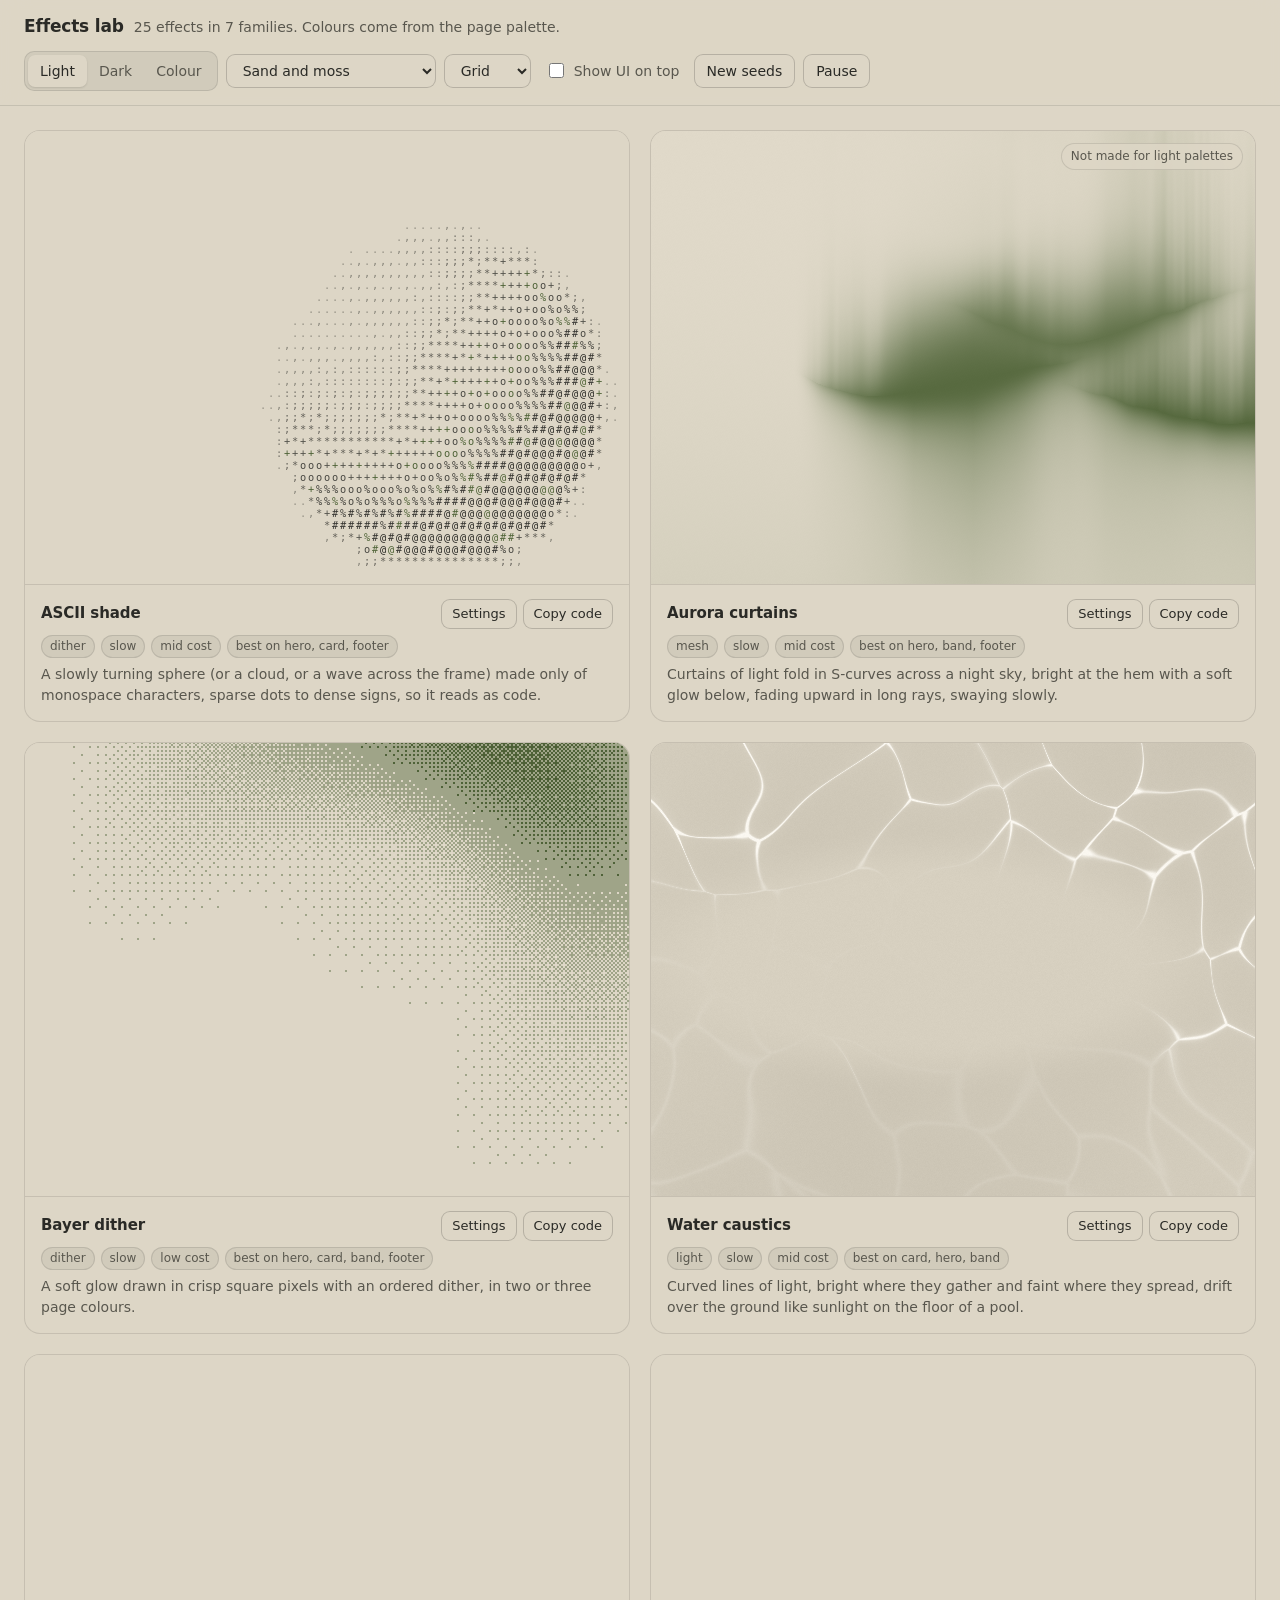
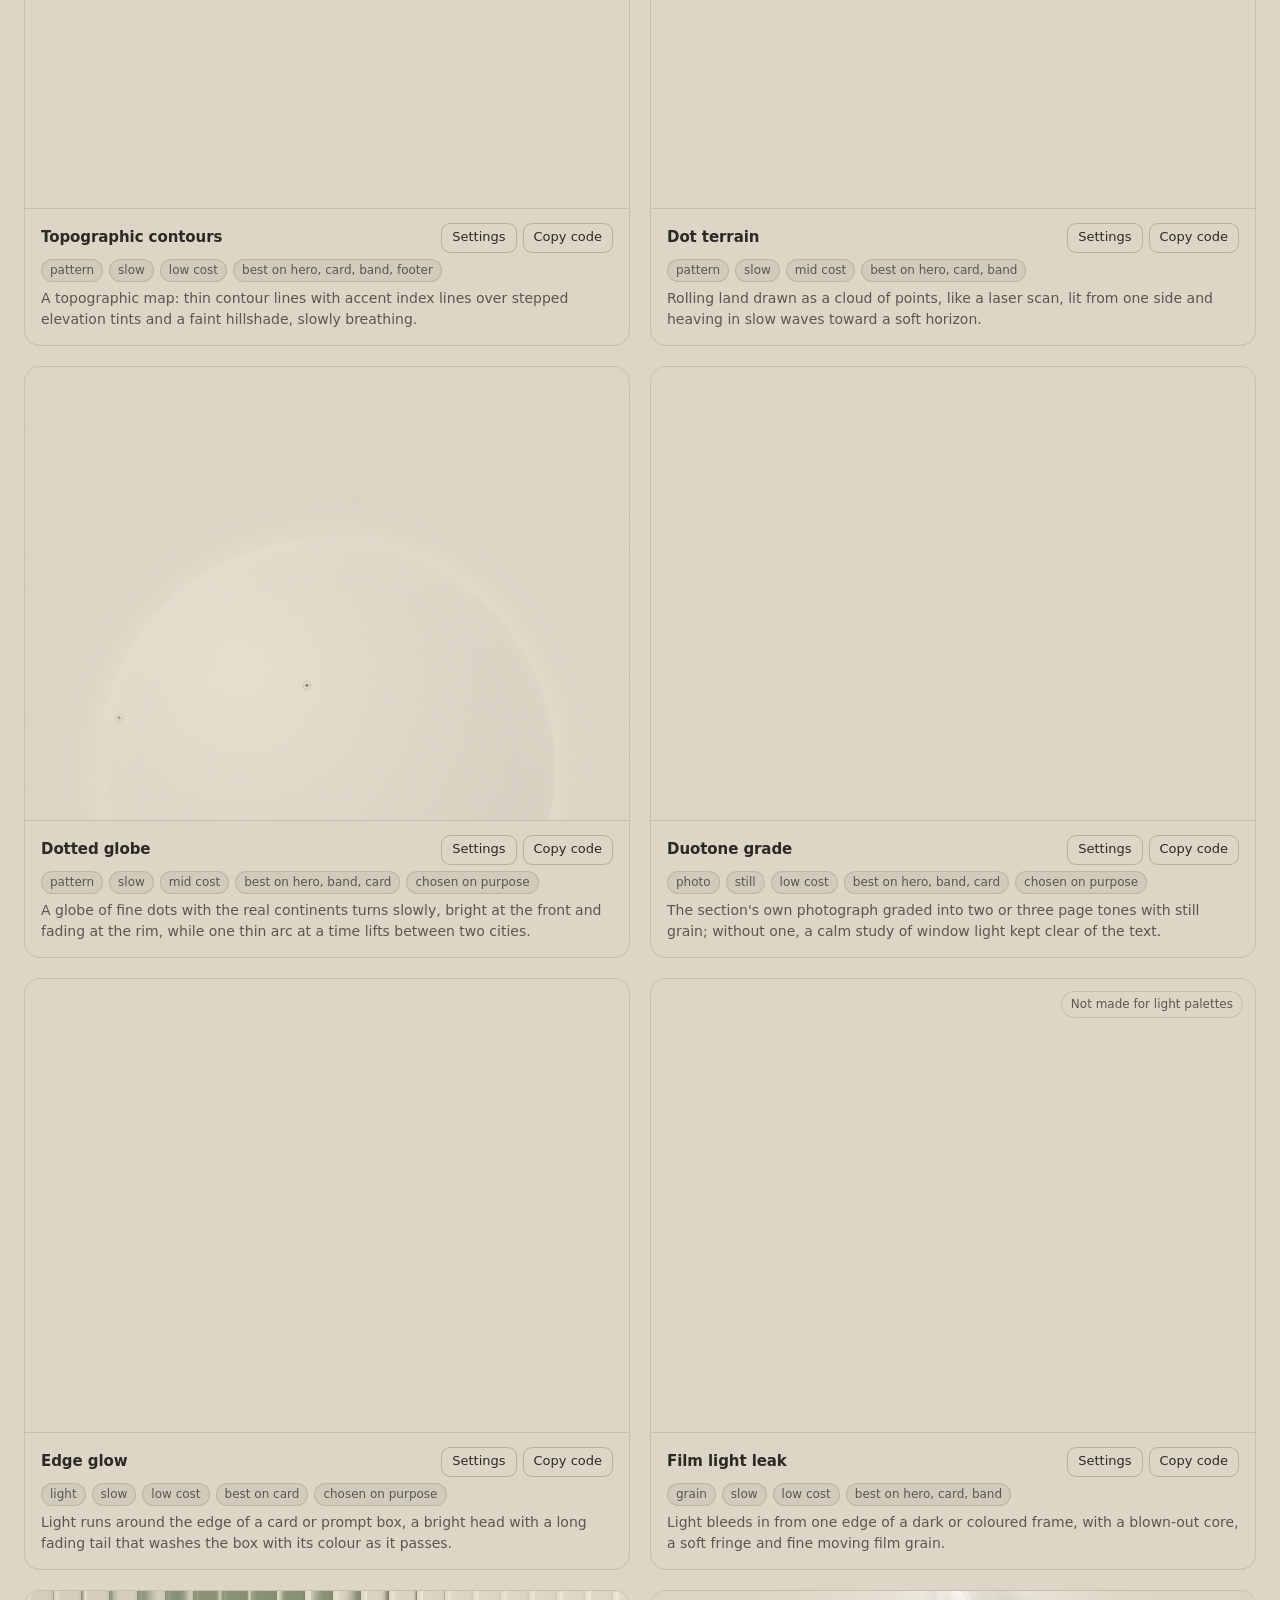
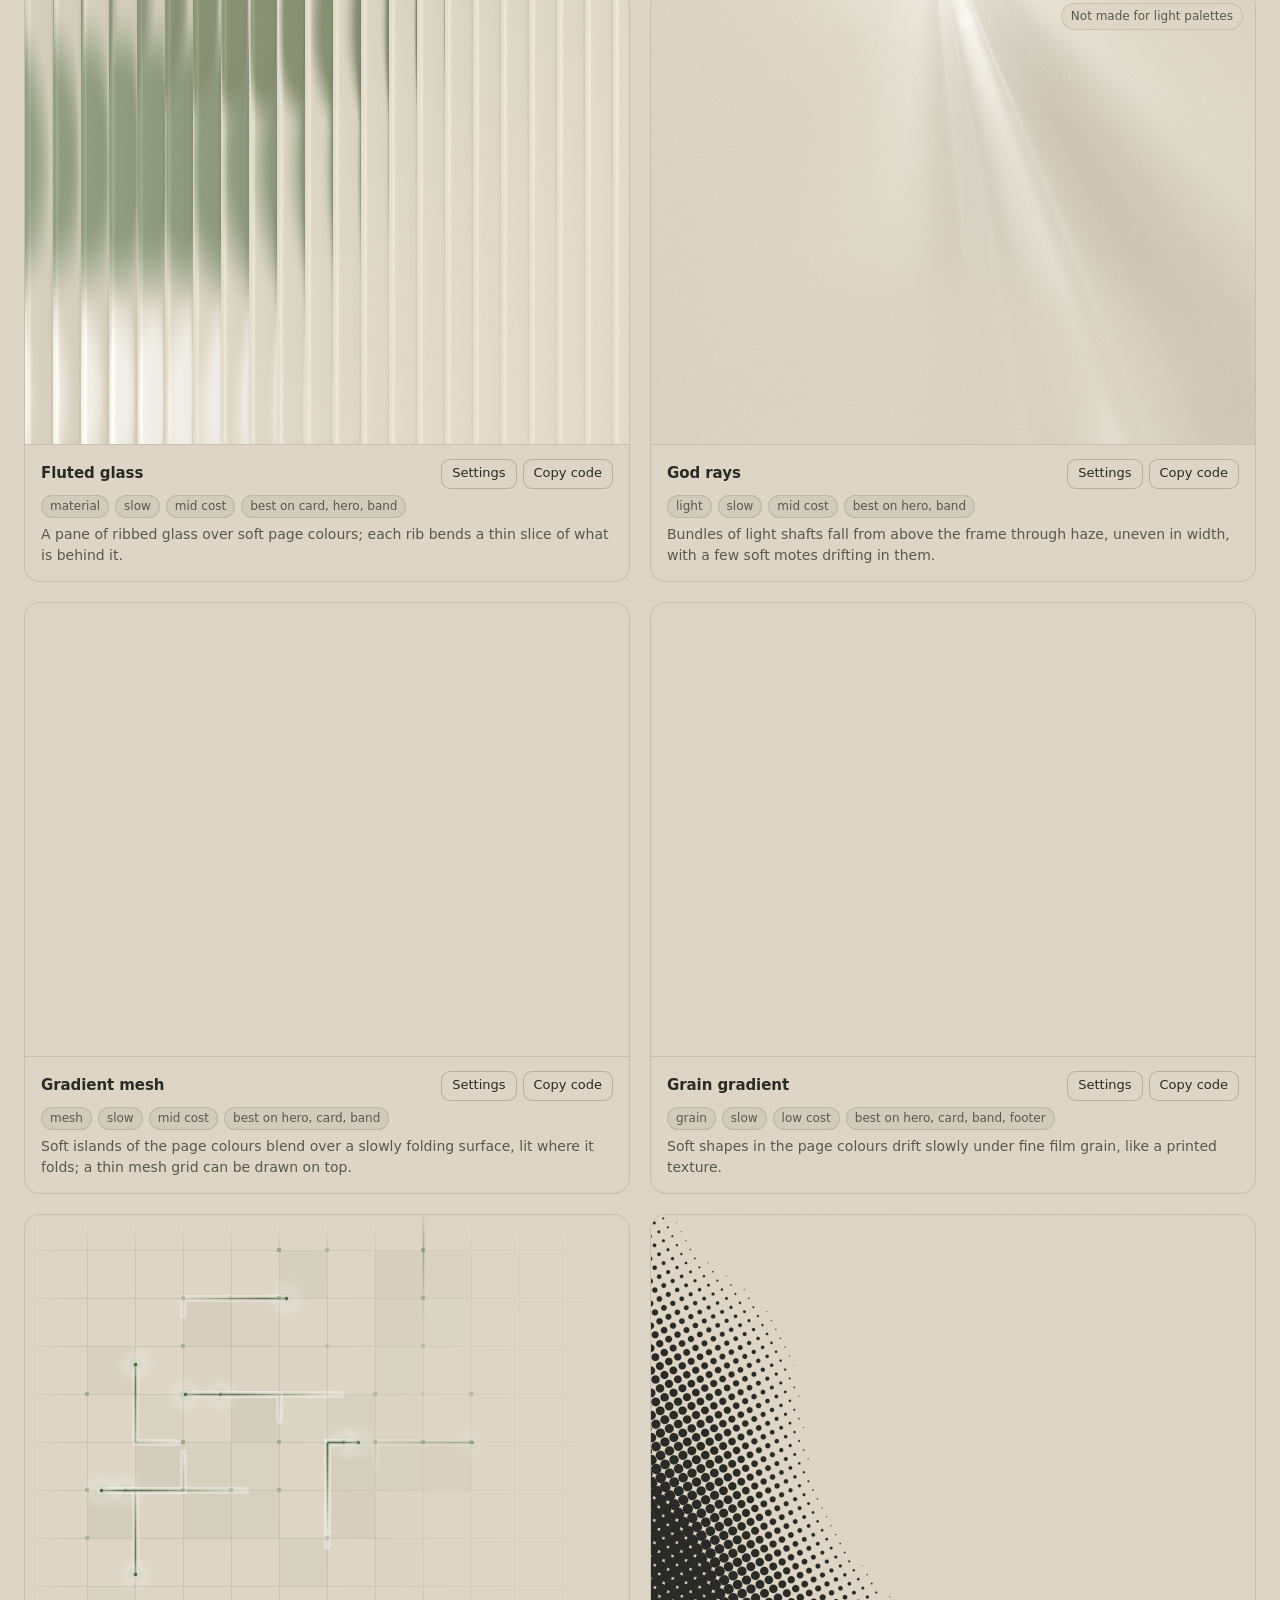
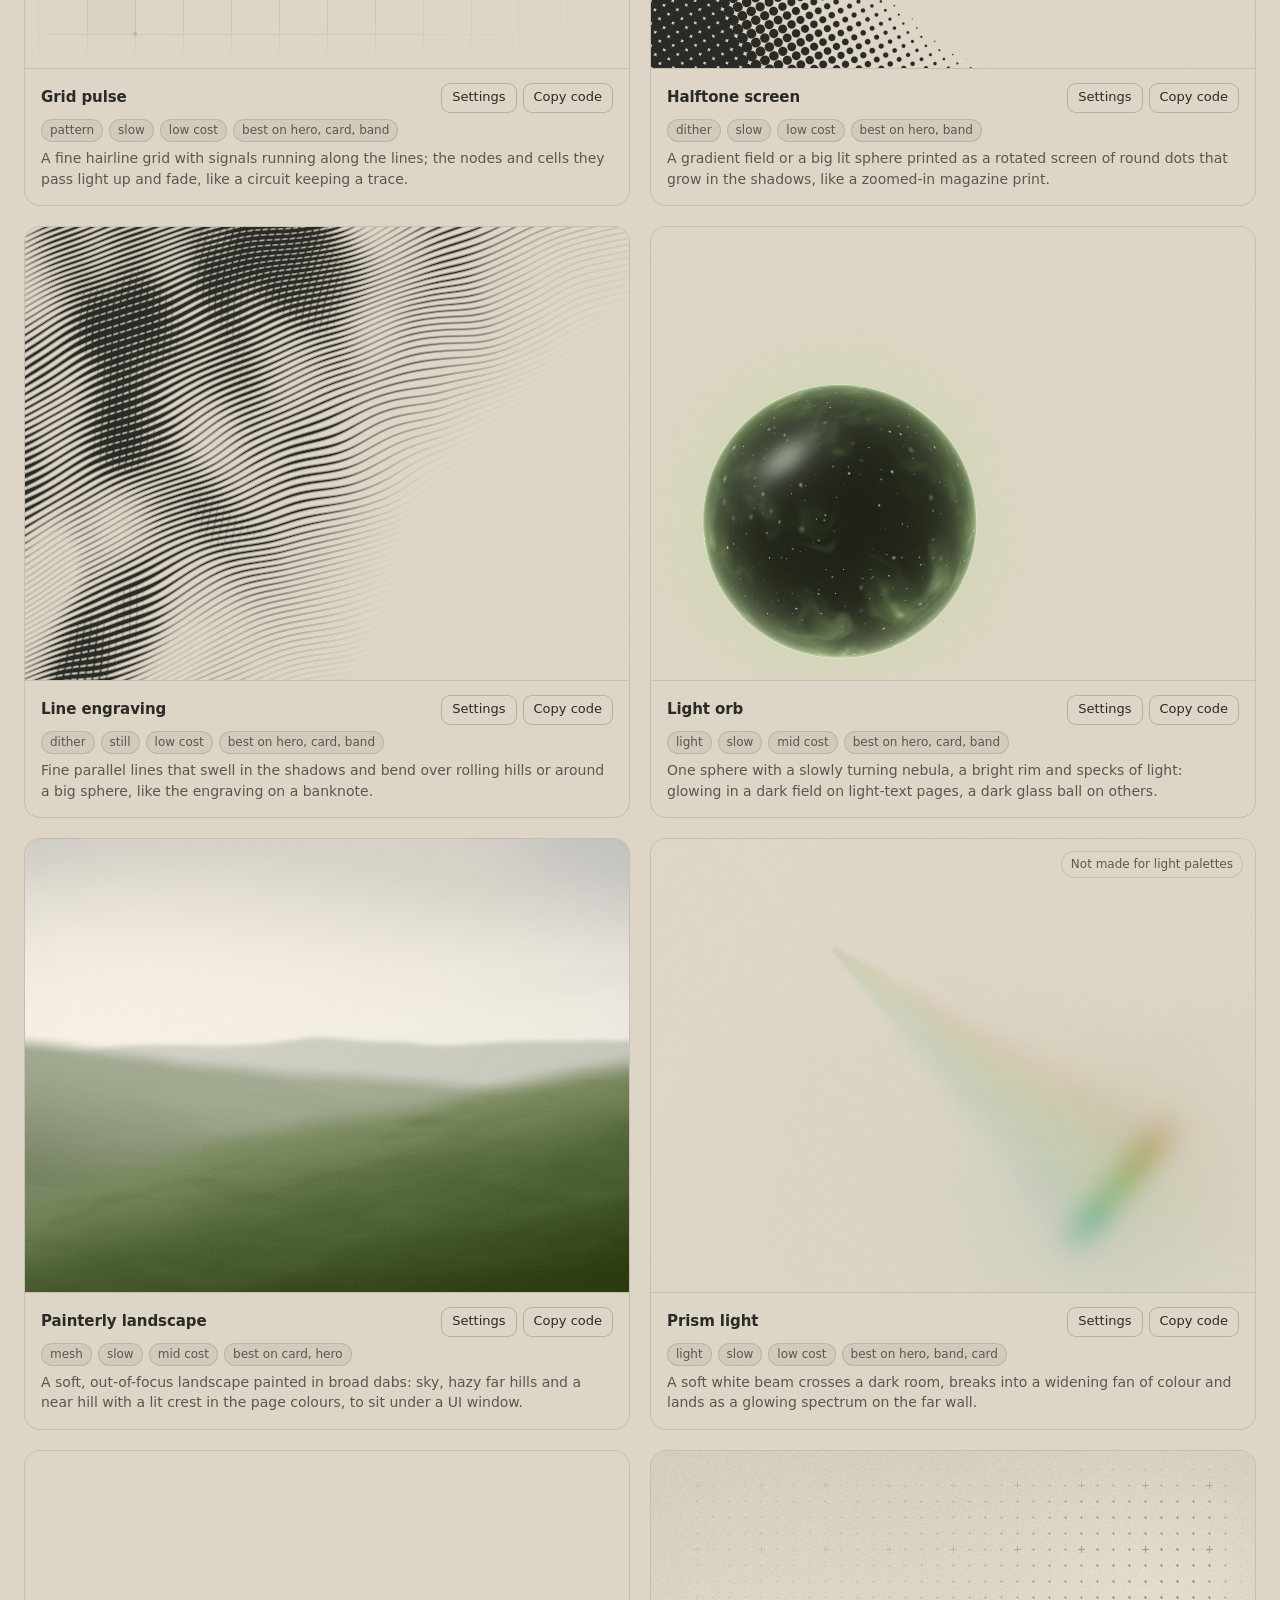
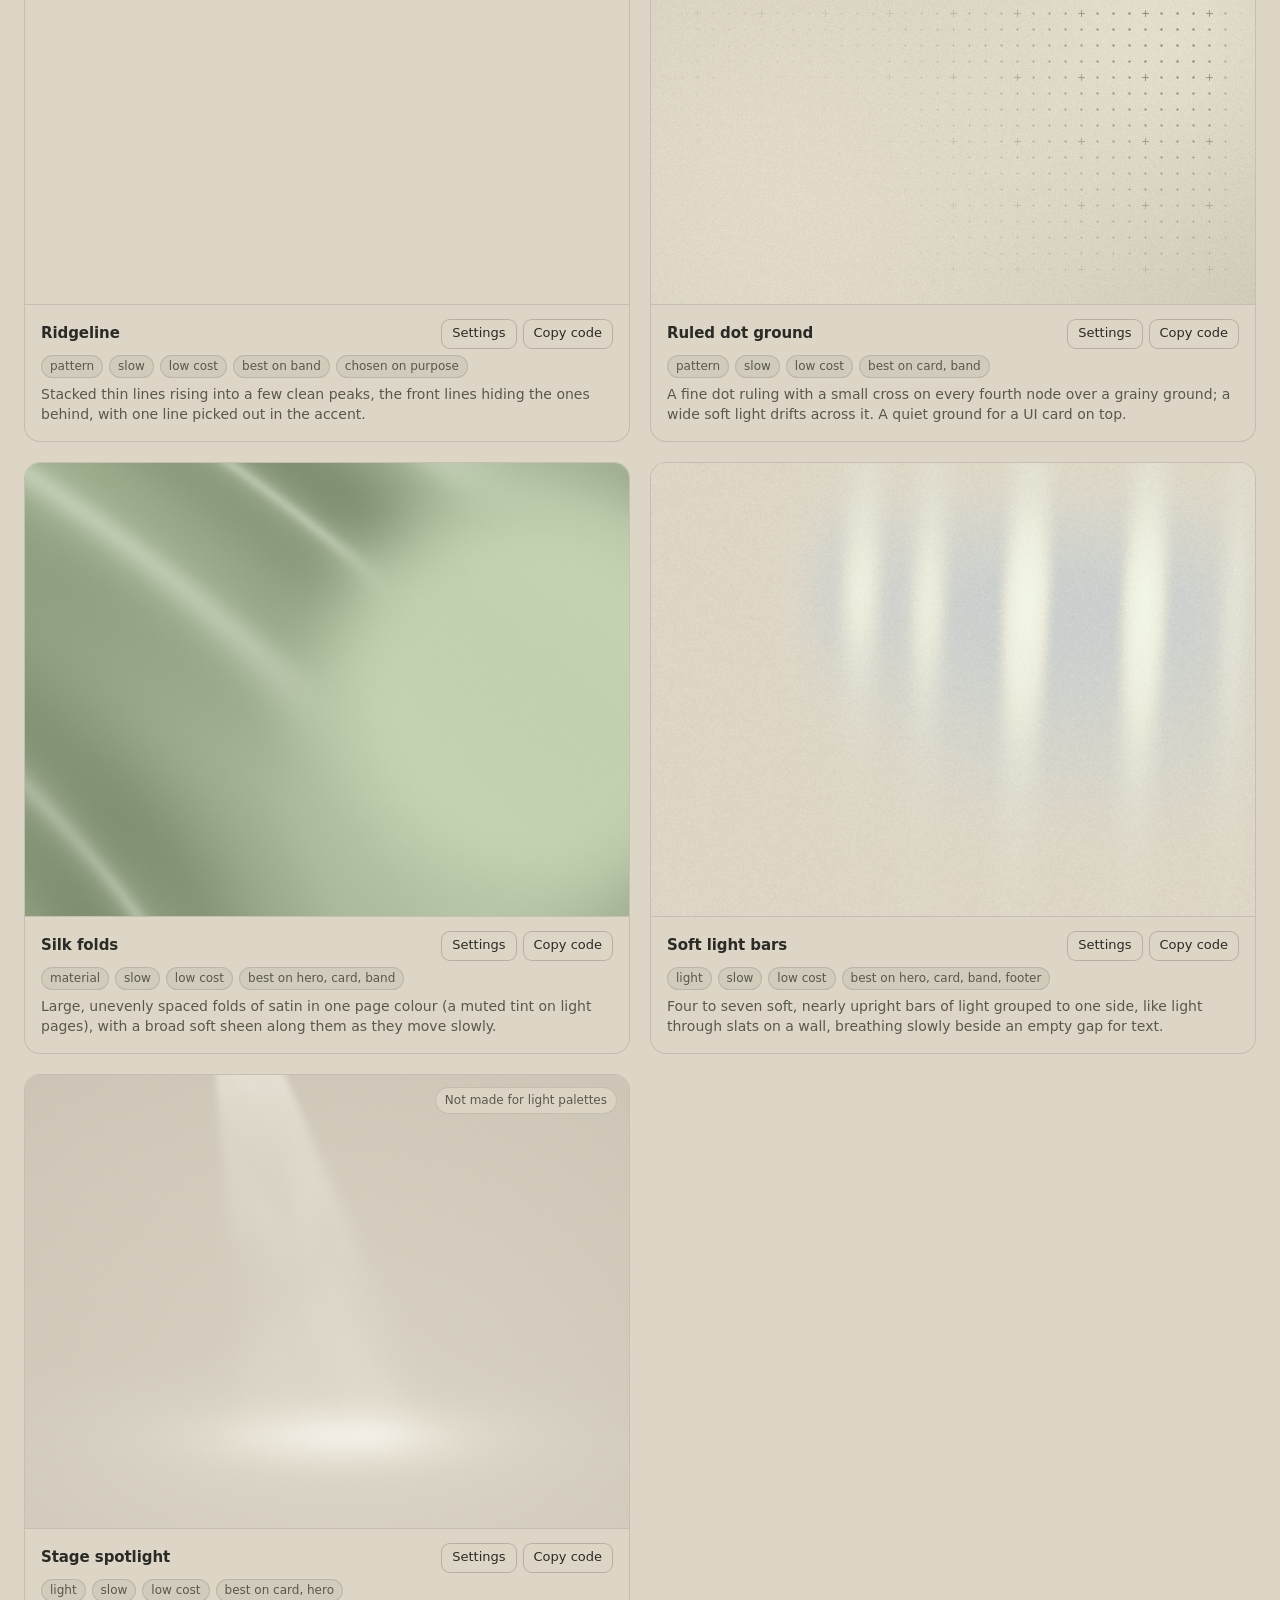
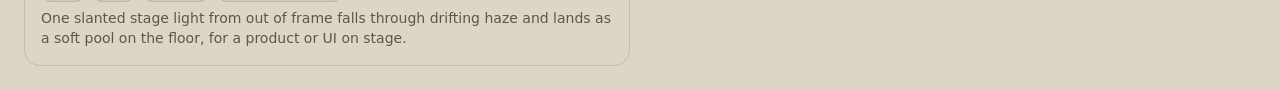
<file: assets/effects/lab.html>
<!doctype html>
<html lang="en">
<head>
<script>window.__tpGlMax = 16;   /* a gallery shows many live effects at once; a page of a site keeps the default 4 (fx.js) */</script>
<meta charset="utf-8">
<meta name="viewport" content="width=device-width, initial-scale=1">
<title>Effects lab</title>
<link rel="icon" href="data:,">
<style>
  :root {
    --bg: #ddd6c6; --surface: #d2cab8; --ink: #2a2a26; --muted: #59574e; --accent: #4f6238; --accent-ink: #ffffff;
    --line: color-mix(in oklab, var(--ink) 13%, transparent);
    --line-strong: color-mix(in oklab, var(--ink) 22%, transparent);
    --chip: color-mix(in oklab, var(--ink) 6%, var(--bg));
    --radius: 16px;
    color-scheme: light;
  }
  * { box-sizing: border-box; }
  html { -webkit-text-size-adjust: 100%; }
  body {
    margin: 0; background: var(--bg); color: var(--ink);
    font: 14px/1.45 ui-sans-serif, system-ui, -apple-system, "Segoe UI", Roboto, "Helvetica Neue", Arial, sans-serif;
    -webkit-font-smoothing: antialiased;
  }
  button, select, input { font: inherit; color: inherit; }
  .bar {
    position: sticky; top: 0; z-index: 20;
    display: flex; flex-wrap: wrap; align-items: center; justify-content: space-between; gap: 12px 20px;
    padding: 14px 24px; background: color-mix(in oklab, var(--bg) 90%, transparent);
    backdrop-filter: saturate(1.2) blur(14px); -webkit-backdrop-filter: saturate(1.2) blur(14px);
    border-bottom: 1px solid var(--line);
  }
  .title { display: flex; align-items: baseline; gap: 10px; min-width: 0; }
  .title h1 { margin: 0; font-size: 17px; font-weight: 640; letter-spacing: -0.01em; }
  .title p { margin: 0; color: var(--muted); white-space: nowrap; overflow: hidden; text-overflow: ellipsis; }
  .controls { display: flex; flex-wrap: wrap; align-items: center; gap: 8px; }
  .seg { display: inline-flex; padding: 3px; border-radius: 10px; background: var(--chip); border: 1px solid var(--line); }
  .seg button { border: 0; background: transparent; padding: 6px 12px; border-radius: 7px; cursor: pointer; color: var(--muted); }
  .seg button[aria-pressed="true"] { background: var(--bg); color: var(--ink); box-shadow: 0 1px 2px color-mix(in oklab, var(--ink) 14%, transparent); }
  .btn, select {
    height: 34px; padding: 0 12px; border-radius: 9px; border: 1px solid var(--line-strong); background: var(--bg);
    cursor: pointer; display: inline-flex; align-items: center; gap: 6px;
  }
  .btn:hover, select:hover { border-color: color-mix(in oklab, var(--ink) 35%, transparent); }
  .btn.primary { background: var(--ink); color: var(--bg); border-color: var(--ink); }
  label.check { display: inline-flex; align-items: center; gap: 7px; padding: 0 6px; cursor: pointer; color: var(--muted); }
  label.check input { accent-color: var(--accent); width: 15px; height: 15px; }
  select { max-width: 210px; }

  .grid {
    display: grid; gap: 20px; padding: 24px; max-width: 1680px; margin: 0 auto;
    grid-template-columns: repeat(auto-fit, minmax(min(100%, 400px), 1fr));
  }
  body[data-layout="wide"] .grid { grid-template-columns: 1fr; max-width: 1280px; }
  body[data-layout="hero"] .grid { grid-template-columns: 1fr; max-width: none; padding: 0; gap: 0; }
  .tile { border: 1px solid var(--line); border-radius: var(--radius); overflow: hidden; background: var(--bg); display: flex; flex-direction: column; min-width: 0; }
  body[data-layout="hero"] .tile { border-radius: 0; border-width: 0 0 1px; }
  .stage { position: relative; aspect-ratio: 4 / 3; overflow: hidden; }
  body[data-layout="wide"] .stage { aspect-ratio: 16 / 9; }
  body[data-layout="hero"] .stage { aspect-ratio: auto; height: 100vh; min-height: 560px; }
  .stage[data-unfit]::after {
    content: attr(data-unfit); position: absolute; top: 12px; right: 12px; padding: 4px 9px; border-radius: 999px;
    font-size: 12px; background: color-mix(in oklab, var(--bg) 85%, transparent); color: var(--muted); border: 1px solid var(--line);
  }

  /* sample content that sits on the effect */
  .sample { position: absolute; inset: 0; display: none; pointer-events: none; }
  body[data-ui="1"] .sample { display: block; }
  .sample-card {
    position: absolute; left: 22px; bottom: 22px; width: min(232px, calc(100% - 44px));
    display: grid; grid-template-columns: 36px 1fr; gap: 10px; align-items: center;
    padding: 12px 14px 12px 12px; border-radius: 12px; background: var(--surface); color: var(--ink);
    box-shadow: 0 1px 1px color-mix(in oklab, var(--ink) 8%, transparent), 0 10px 30px -12px rgb(0 0 0 / 0.3);
    border: 1px solid color-mix(in oklab, var(--ink) 8%, transparent);
  }
  .sample-card .ic {
    width: 36px; height: 36px; border-radius: 8px; background: var(--bg);
    background-image: radial-gradient(color-mix(in oklab, var(--ink) 55%, transparent) 1.1px, transparent 1.4px);
    background-size: 6px 6px; background-position: 3px 3px; border: 1px solid var(--line);
  }
  .sample-card b { display: block; font-size: 13px; font-weight: 600; }
  .sample-card span { display: block; font-size: 12px; color: var(--muted); font-variant-numeric: tabular-nums; }
  .sample-card .track { grid-column: 1 / -1; height: 4px; border-radius: 4px; background: color-mix(in oklab, var(--ink) 12%, transparent); position: relative; }
  .sample-card .track i { position: absolute; inset: 0 45% 0 0; border-radius: inherit; background: var(--accent); }
  .sample-head { position: absolute; left: 24px; top: 22px; right: 24px; color: var(--ink); }
  .sample-head b { display: block; font-size: clamp(18px, 2.2vw, 30px); font-weight: 640; letter-spacing: -0.02em; line-height: 1.1; max-width: 16ch; }
  .sample-head span { display: block; margin-top: 6px; color: var(--muted); max-width: 34ch; }
  body[data-layout="hero"] .sample-head { left: 48px; top: auto; bottom: 30vh; }
  body[data-layout="hero"] .sample-head b { font-size: clamp(36px, 5vw, 72px); }
  body[data-layout="hero"] .sample-card { left: 48px; bottom: 48px; }

  /* card layout: a feature card with an inset effect panel and a small UI window on it */
  .card-head { display: none; }
  body[data-layout="card"] .grid { grid-template-columns: repeat(auto-fit, minmax(min(100%, 460px), 1fr)); max-width: 1240px; gap: 16px; }
  body[data-layout="card"] .tile { padding: 22px; border: 0; background: color-mix(in oklab, var(--ink) 4.5%, var(--bg)); border-radius: 18px; }
  body[data-layout="card"] .card-head { display: block; }
  .card-head b { display: block; font-size: 15px; font-weight: 620; }
  .card-head p { margin: 4px 0 0; color: var(--muted); max-width: 52ch; }
  body[data-layout="card"] .stage { margin-top: 18px; border-radius: 12px; aspect-ratio: 16 / 10; }
  body[data-layout="card"] .info { display: none; }
  body[data-layout="card"] .sample { display: block; }
  body[data-layout="card"] .sample-head, body[data-layout="card"] .sample-card { display: none; }
  .window { display: none; }
  body[data-layout="card"] .window {
    display: block; position: absolute; left: 50%; top: 54%; transform: translate(-50%, -50%); width: 64%;
    border-radius: 10px; background: var(--surface); color: var(--ink);
    box-shadow: 0 1px 0 color-mix(in oklab, var(--ink) 6%, transparent), 0 18px 40px -16px rgb(0 0 0 / 0.35);
    border: 1px solid color-mix(in oklab, var(--ink) 10%, transparent); overflow: hidden; font-size: 12px;
  }
  .window .wbar { display: flex; align-items: center; gap: 5px; padding: 8px 10px; border-bottom: 1px solid var(--line); }
  .window .wbar i { width: 7px; height: 7px; border-radius: 50%; background: color-mix(in oklab, var(--ink) 22%, transparent); }
  .window .wbar span { margin-left: 8px; color: var(--muted); }
  .window .wbody { padding: 12px 12px 14px; display: grid; gap: 8px; }
  .window .wrow { display: flex; align-items: center; justify-content: space-between; gap: 10px; }
  .window .wrow em { font-style: normal; color: var(--muted); font-variant-numeric: tabular-nums; }
  .window .wbtn { justify-self: start; margin-top: 2px; padding: 5px 10px; border-radius: 7px; background: var(--accent); color: var(--accent-ink); font-weight: 600; }
  .info { padding: 14px 16px 16px; display: grid; gap: 4px; border-top: 1px solid var(--line); }
  body[data-layout="hero"] .info { display: none; }
  .info-top { display: flex; align-items: center; justify-content: space-between; gap: 12px; }
  .info h2 { margin: 0; font-size: 15px; font-weight: 620; letter-spacing: -0.005em; }
  .tags { display: flex; flex-wrap: wrap; gap: 6px; margin: 2px 0 2px; }
  .tags span { font-size: 12px; padding: 2px 8px; border-radius: 999px; background: var(--chip); color: var(--muted); border: 1px solid var(--line); }
  .look { margin: 0; color: var(--muted); }
  .actions { display: flex; gap: 6px; flex: none; }
  .actions .btn { height: 30px; padding: 0 10px; font-size: 13px; }

  .params { display: none; padding: 4px 16px 16px; gap: 10px 18px; grid-template-columns: repeat(auto-fill, minmax(170px, 1fr)); }
  .tile.open .params { display: grid; }
  .param { display: grid; gap: 4px; }
  .param label { display: flex; justify-content: space-between; font-size: 12px; color: var(--muted); }
  .param output { color: var(--ink); font-variant-numeric: tabular-nums; }
  .param input[type=range] { width: 100%; accent-color: var(--ink); margin: 0; }
  .params .row { grid-column: 1 / -1; display: flex; gap: 8px; align-items: center; }
  .params .row input { width: 90px; height: 30px; border-radius: 8px; border: 1px solid var(--line-strong); background: var(--bg); padding: 0 8px; }

  .empty { padding: 80px 24px; text-align: center; color: var(--muted); }
  .toast {
    position: fixed; left: 50%; bottom: 24px; transform: translate(-50%, 20px); opacity: 0; pointer-events: none;
    background: var(--ink); color: var(--bg); padding: 9px 14px; border-radius: 10px; transition: .25s ease; z-index: 30;
  }
  .toast.on { opacity: 1; transform: translate(-50%, 0); }
  @media (max-width: 640px) {
    .bar { padding: 12px 16px; }
    .grid { padding: 16px; gap: 16px; }
    .title p { display: none; }
  }
</style>
</head>
<body data-layout="grid">
<header class="bar">
  <div class="title">
    <h1>Effects lab</h1>
    <p id="count"></p>
  </div>
  <div class="controls">
    <div class="seg" role="group" aria-label="Palette type">
      <button type="button" data-kind="light">Light</button>
      <button type="button" data-kind="dark">Dark</button>
      <button type="button" data-kind="colour">Colour</button>
    </div>
    <select id="pal" aria-label="Palette"></select>
    <select id="layout" aria-label="Layout"><option value="grid">Grid</option><option value="card">Cards</option><option value="wide">Wide</option><option value="hero">Hero</option></select>
    <label class="check"><input type="checkbox" id="ui"> Show UI on top</label>
    <button type="button" class="btn" id="reseed">New seeds</button>
    <button type="button" class="btn" id="pause">Pause</button>
  </div>
</header>
<main class="grid" id="grid"></main>
<div class="toast" id="toast" role="status"></div>
<script id="palettes" type="application/json">[{"id":"white-link-blue","name":"Sheet and biro","bg":"#ffffff","surface":"#f4f4f4","ink":"#111111","muted":"#6b6b6b","accent":"#1a4be0","accentInk":"#ffffff"},{"id":"cool-white-slate","name":"Frost and slate","bg":"#f7f9fa","surface":"#ecf0f2","ink":"#1f3038","muted":"#5d6b72","accent":"#0d7480","accentInk":"#ffffff"},{"id":"rose-grey-green","name":"Rose grey, green","bg":"#ebe5e3","surface":"#e1dad7","ink":"#2b2622","muted":"#6a615d","accent":"#0f7d45","accentInk":"#ffffff"},{"id":"paper-grey-brass","name":"Newsprint and brass","bg":"#e8e8e3","surface":"#dcdcd6","ink":"#181715","muted":"#63625c","accent":"#bfb21a","accentInk":"#181715"},{"id":"stone-blueprint","name":"Stone and blueprint","bg":"#dfdedb","surface":"#d3d2ce","ink":"#26251e","muted":"#5f5d55","accent":"#2456d6","accentInk":"#ffffff"},{"id":"white-navy-tab","name":"Navy on white","bg":"#ffffff","surface":"#f4f4f2","ink":"#1f2b4d","muted":"#6a7186","accent":"#f7941d","accentInk":"#1f2b4d"},{"id":"three-stones","name":"Three stones","bg":"#eeecea","surface":"#e4e1dd","ink":"#333231","muted":"#6b6763","accent":"#5c6b54","accentInk":"#ffffff"},{"id":"putty-black-teal","name":"Putty and black","bg":"#dedad3","surface":"#d3cec6","ink":"#0a0a0a","muted":"#5c5852","accent":"#256f82","accentInk":"#ffffff"},{"id":"moss-sand","name":"Sand and moss","bg":"#ddd6c6","surface":"#d2cab8","ink":"#2a2a26","muted":"#59574e","accent":"#4f6238","accentInk":"#ffffff"},{"id":"green-mat-chocolate","name":"Bone, green, chocolate","bg":"#e5e1d8","surface":"#dad5ca","ink":"#2a1d17","muted":"#6b5b51","accent":"#456f3a","accentInk":"#ffffff"},{"id":"lunar-grey-bronze","name":"Lunar and bronze","bg":"#111111","surface":"#1c1c1c","ink":"#f2f2f2","muted":"#8f8f8f","accent":"#a08672","accentInk":"#111111"},{"id":"blue-black-cornflower","name":"Night and sky blue","bg":"#0a0d14","surface":"#131824","ink":"#e9edf3","muted":"#8891a1","accent":"#5ab9fc","accentInk":"#0a0d14"},{"id":"green-black-bone","name":"Green-black and bone","bg":"#161c1a","surface":"#1f2725","ink":"#e3e2da","muted":"#8e948d","accent":"#9fc7b8","accentInk":"#161c1a"},{"id":"black-crimson","name":"Black and crimson","bg":"#0a0a0a","surface":"#151515","ink":"#efefef","muted":"#8c8c8c","accent":"#b11226","accentInk":"#ffffff"},{"id":"forest-pale-lime","name":"Forest and lime","bg":"#0f1f10","surface":"#162a17","ink":"#ffffff","muted":"#9aa39a","accent":"#c6f19d","accentInk":"#0f1f10"},{"id":"charcoal-room-sage","name":"Charcoal and sage","bg":"#1c1c1c","surface":"#262626","ink":"#f1f1ef","muted":"#9a9b96","accent":"#8fa68e","accentInk":"#1c1c1c"},{"id":"warm-black-gold","name":"Warm black, gold","bg":"#0c0a08","surface":"#181512","ink":"#ffffff","muted":"#8f8a84","accent":"#c9a45a","accentInk":"#0c0a08"},{"id":"graphite-safety-orange","name":"Graphite and orange","bg":"#18191b","surface":"#222427","ink":"#eff0f1","muted":"#9c9ea3","accent":"#ff4a1f","accentInk":"#18191b"},{"id":"soot-pale-lime","name":"Soot and lime","bg":"#0f0f0f","surface":"#1a1a1a","ink":"#ffffff","muted":"#8f8f8f","accent":"#dafa9c","accentInk":"#0f0f0f"},{"id":"plum-black-pink","name":"Plum-black and pink","bg":"#0d060b","surface":"#1b0e17","ink":"#ffffff","muted":"#9a8f97","accent":"#ff488b","accentInk":"#0d060b"},{"id":"white-signal-red","name":"Signal red, white","bg":"#ffffff","surface":"#f2f2f2","ink":"#0a0a0a","muted":"#6b6b6b","accent":"#d92b21","accentInk":"#ffffff"},{"id":"white-mint-tiles","name":"Greys and mint","bg":"#ffffff","surface":"#f3f3f3","ink":"#232323","muted":"#6e6e6e","accent":"#a1ffcb","accentInk":"#232323"},{"id":"cool-grey-cobalt","name":"Cool grey, cobalt","bg":"#eef0f3","surface":"#e2e5ea","ink":"#0b0c0e","muted":"#5d6470","accent":"#1f2de6","accentInk":"#ffffff"},{"id":"offwhite-bottle-yellow","name":"Bottle ink, yellow","bg":"#f7f7f7","surface":"#ebebeb","ink":"#0d2a1c","muted":"#5f6b64","accent":"#f6e016","accentInk":"#0d2a1c"},{"id":"teal-on-paper","name":"Teal on paper","bg":"#f7f9f8","surface":"#ebf0ee","ink":"#06525c","muted":"#2f737d","accent":"#06525c","accentInk":"#f7f9f8"},{"id":"navy-pink","name":"Navy and pink","bg":"#1a2039","surface":"#212846","ink":"#f9a3c0","muted":"#b9879c","accent":"#f9a3c0","accentInk":"#1a2039"},{"id":"blush-aubergine","name":"Blush and aubergine","bg":"#edccbe","surface":"#e8c2b2","ink":"#351a2b","muted":"#6c4857","accent":"#351a2b","accentInk":"#edccbe"},{"id":"cobalt-on-sand","name":"Cobalt on sand","bg":"#e6dbc7","surface":"#ddd0b9","ink":"#062b8a","muted":"#3a5aa8","accent":"#062b8a","accentInk":"#e6dbc7"},{"id":"oxblood-grey","name":"Oxblood and grey","bg":"#e2e2e2","surface":"#d6d6d6","ink":"#7d0c14","muted":"#7a4a4e","accent":"#7d0c14","accentInk":"#e2e2e2"},{"id":"olive-on-bone","name":"Olive on bone","bg":"#ecebe7","surface":"#e1dfd9","ink":"#38450f","muted":"#5d683a","accent":"#38450f","accentInk":"#ecebe7"},{"id":"burgundy-bubblegum","name":"Burgundy and bubblegum","bg":"#3d0012","surface":"#4d0519","ink":"#ff99d3","muted":"#c77aa0","accent":"#ff99d3","accentInk":"#3d0012"},{"id":"bottle-green-gold","name":"Bottle green, gold","bg":"#133621","surface":"#1a4429","ink":"#f4d96c","muted":"#b3a55e","accent":"#f4d96c","accentInk":"#133621"},{"id":"cobalt-field","name":"Cobalt field","bg":"#0034eb","surface":"#002fd6","ink":"#ffffff","muted":"#dfe4f2","accent":"#e9e34a","accentInk":"#111111"},{"id":"mustard-field","name":"Mustard and black","bg":"#e1ac10","surface":"#cd9d0f","ink":"#0b0b0b","muted":"#4d3d0a","accent":"#24338f","accentInk":"#ffffff"},{"id":"carmine-field","name":"Carmine field","bg":"#9c1220","surface":"#8a101c","ink":"#ffffff","muted":"#f0b9bd","accent":"#ffd9dc","accentInk":"#9c1220"},{"id":"pink-field-lime","name":"Bubblegum and lime","bg":"#ff87ab","surface":"#ff739d","ink":"#0a0a0a","muted":"#6b1f3a","accent":"#def915","accentInk":"#0a0a0a"},{"id":"sky-field-navy","name":"Sky and navy","bg":"#6bb4ee","surface":"#7dbdf0","ink":"#0e1822","muted":"#1b3d5c","accent":"#ff5a1f","accentInk":"#0e1822"},{"id":"orange-field-black","name":"Orange and black","bg":"#ff7a1f","surface":"#ff8633","ink":"#050f16","muted":"#5a2306","accent":"#050f16","accentInk":"#ff7a1f"},{"id":"tobacco-olive","name":"Tobacco and olive","bg":"#472913","surface":"#55321a","ink":"#e4e0cf","muted":"#b39f84","accent":"#525e1b","accentInk":"#e4e0cf"},{"id":"poster-chapters","name":"Poster chapters","bg":"#e6e0d2","surface":"#dcd5c5","ink":"#1a1a1a","muted":"#5f5b52","accent":"#18bc42","accentInk":"#1a1a1a"},{"id":"blue-red-black","name":"Blue, red, black","bg":"#ffffff","surface":"#f3f3f3","ink":"#0a0a0a","muted":"#6b6b6b","accent":"#1f30e0","accentInk":"#ffffff"},{"id":"charcoal-primaries","name":"Charcoal and primaries","bg":"#191919","surface":"#242424","ink":"#ffffff","muted":"#9a9a9a","accent":"#0c7866","accentInk":"#ffffff"},{"id":"ultramarine-yellow","name":"Ultramarine and yellow","bg":"#1423b8","surface":"#1220a6","ink":"#ffffff","muted":"#e4e2d6","accent":"#1fc27a","accentInk":"#0a0a0a"},{"id":"candy-chapters","name":"Candy chapters","bg":"#ffd249","surface":"#f5c63c","ink":"#0a0a0a","muted":"#5e4a0a","accent":"#f53fd6","accentInk":"#0a0a0a"},{"id":"orange-sky-lime","name":"Orange, sky, lime","bg":"#ff8126","surface":"#ff8d3a","ink":"#111111","muted":"#5c2a05","accent":"#de194b","accentInk":"#ffffff"},{"id":"post-red-mustard","name":"Post red, mustard","bg":"#e2dccf","surface":"#d7d0c1","ink":"#2a1110","muted":"#6b524c","accent":"#4a6f84","accentInk":"#ffffff"},{"id":"mint-orange-grey","name":"Grey, mint, orange","bg":"#ffffff","surface":"#f5f5f5","ink":"#000000","muted":"#666666","accent":"#a7ff9c","accentInk":"#000000"},{"id":"report-blocks","name":"Report blocks","bg":"#ffffff","surface":"#f6f6f6","ink":"#000000","muted":"#5f5f5f","accent":"#fe7141","accentInk":"#000000"},{"id":"card-pastels","name":"Card pastels","bg":"#f7f7f5","surface":"#ebebe8","ink":"#000000","muted":"#666662","accent":"#d0106f","accentInk":"#ffffff"},{"id":"mint-pink-accounts","name":"Mint and pink","bg":"#f8f8f8","surface":"#eeeeee","ink":"#0a0a0a","muted":"#6a6a6a","accent":"#1f6b3a","accentInk":"#ffffff"},{"id":"swap-pastels","name":"Swapping pastels","bg":"#c3d7e5","surface":"#d0e0eb","ink":"#141414","muted":"#4a5068","accent":"#0f5257","accentInk":"#ffffff"},{"id":"blush-sage-slate","name":"Blush, sage, slate","bg":"#a6b3bc","surface":"#b2bdc5","ink":"#1c1c1c","muted":"#38424a","accent":"#2c3620","accentInk":"#e3e2da"},{"id":"candy-on-black","name":"Candy on black","bg":"#000000","surface":"#0d0d0d","ink":"#ffffff","muted":"#999999","accent":"#93f1f7","accentInk":"#000000"},{"id":"sky-sand","name":"Sky and sand","bg":"#cbe4f2","surface":"#bcdcee","ink":"#0a0a0a","muted":"#44606e","accent":"#b0298f","accentInk":"#ffffff"},{"id":"studio-grey","name":"Studio grey","bg":"#a8a8aa","surface":"#b4b4b6","ink":"#0e0e0e","muted":"#3a3a3c","accent":"#1f5c49","accentInk":"#ffffff"},{"id":"walnut-tan","name":"Walnut and tan","bg":"#2b2216","surface":"#382d1e","ink":"#e4e2da","muted":"#a39a8b","accent":"#bda38b","accentInk":"#2b2216"}]</script>
<script id="presets" type="application/json">{"light":"moss-sand","dark":"blue-black-cornflower","colour":"cobalt-field"}</script>
<script type="module">
  import fx from './fx.js';

  const q = new URLSearchParams(location.search);
  const PALETTES = JSON.parse(document.getElementById('palettes').textContent);
  const PRESETS = JSON.parse(document.getElementById('presets').textContent);
  const byId = Object.fromEntries(PALETTES.map(p => [p.id, p]));
  const $ = s => document.querySelector(s);
  const grid = $('#grid');

  if (q.has('fallback')) fx.config.forceFallback = true;
  if (q.has('webgl1')) fx.config.forceWebGL1 = true;
  if (q.has('time')) fx.setClock(+q.get('time'));
  document.body.dataset.layout = ['wide', 'hero', 'card'].includes(q.get('layout')) ? q.get('layout') : 'grid';
  $('#layout').value = document.body.dataset.layout;
  $('#layout').addEventListener('change', e => { document.body.dataset.layout = e.target.value; syncUrl(); });
  document.body.dataset.ui = q.get('ui') === '1' ? '1' : '0';
  $('#ui').checked = document.body.dataset.ui === '1';

  let palette = pickPalette(q.get('palette') || 'light');
  let paused = false;
  const tiles = [];

  function pickPalette(key) {
    const id = PRESETS[key] || key;
    return byId[id] || byId[PRESETS.light] || PALETTES[0];
  }
  function applyPalette(p) {
    const r = document.documentElement.style;
    r.setProperty('--bg', p.bg); r.setProperty('--surface', p.surface); r.setProperty('--ink', p.ink);
    r.setProperty('--muted', p.muted); r.setProperty('--accent', p.accent); r.setProperty('--accent-ink', p.accentInk);
    document.documentElement.style.colorScheme = fx.paletteKind(p) === 'light' ? 'light' : 'dark';
    const kind = fx.paletteKind(p);
    for (const b of document.querySelectorAll('.seg button')) b.setAttribute('aria-pressed', String(PRESETS[b.dataset.kind] === p.id));
    $('#pal').value = p.id;
    for (const t of tiles) {
      const fits = t.meta.palettes.includes(kind);
      if (fits) t.stage.removeAttribute('data-unfit'); else t.stage.setAttribute('data-unfit', `Not made for ${kind} palettes`);
      t.ctrl?.setPalette(fx.normalizePalette(p));
    }
  }
  function toast(msg) {
    const el = $('#toast'); el.textContent = msg; el.classList.add('on');
    clearTimeout(toast.t); toast.t = setTimeout(() => el.classList.remove('on'), 1600);
  }
  const fmt = (v, d) => (d.step && d.step >= 1 ? String(Math.round(v)) : (+v).toFixed(2));

  function snippet(t) {
    const p = t.ctrl.params, d = t.meta.params || {};
    const changed = Object.fromEntries(Object.entries(p).filter(([k, v]) => d[k] && v !== d[k].default));
    const attrs = [`data-fx="${t.meta.id}"`, `data-fx-seed="${t.ctrl.seed}"`];
    if (Object.keys(changed).length) attrs.push(`data-fx-params='${JSON.stringify(changed)}'`);
    return `<div ${attrs.join(' ')}></div>`;
  }

  function buildTile(meta, i) {
    const tile = document.createElement('article');
    tile.className = 'tile';
    tile.dataset.id = meta.id;
    tile.innerHTML = `
      <div class="card-head"><b></b><p></p></div>
      <div class="stage">
        <div class="sample" aria-hidden="true">
          <div class="window"><div class="wbar"><i></i><i></i><i></i><span>Settings</span></div>
            <div class="wbody"><div class="wrow"><span>Grain</span><em>0.60</em></div><div class="wrow"><span>Speed</span><em>0.50</em></div><span class="wbtn">Apply</span></div></div>
          <div class="sample-head"><b>A headline sits here</b><span>Secondary text, to check contrast on the effect.</span></div>
          <div class="sample-card"><div class="ic"></div><div><b></b><span></span></div><div class="track"><i></i></div></div>
        </div>
      </div>
      <div class="info">
        <div class="info-top">
          <h2></h2>
          <div class="actions">
            <button type="button" class="btn" data-act="params" aria-expanded="false">Settings</button>
            <button type="button" class="btn" data-act="copy">Copy code</button>
          </div>
        </div>
        <div class="tags"></div>
        <p class="look"></p>
      </div>
      <div class="params"></div>`;
    tile.querySelector('h2').textContent = meta.name;
    tile.querySelector('.card-head b').textContent = meta.name;
    tile.querySelector('.card-head p').textContent = meta.look;
    tile.querySelector('.window .wbar span').textContent = meta.name;
    const wk = Object.keys(meta.params || {}).slice(0, 2);
    tile.querySelectorAll('.window .wrow').forEach((row, n) => {
      const k = wk[n];
      if (!k) { row.remove(); return; }
      row.querySelector('span').textContent = k[0].toUpperCase() + k.slice(1);
      row.querySelector('em').textContent = fmt(meta.params[k].default, meta.params[k]);
    });
    tile.querySelector('.look').textContent = meta.look;
    tile.querySelector('.sample-card b').textContent = meta.name;
    const keys = Object.keys(meta.params || {}).slice(0, 2);
    tile.querySelector('.sample-card span').textContent = keys.map(k => `${k} ${fmt(meta.params[k].default, meta.params[k])}`).join(' · ');
    const tags = [meta.family, meta.motion, `${meta.cost} cost`, `best on ${meta.bestOn.join(', ')}`, ...(meta.random === false ? ['chosen on purpose'] : [])];
    tile.querySelector('.tags').append(...tags.map(s => Object.assign(document.createElement('span'), { textContent: s })));
    const stage = tile.querySelector('.stage');
    const seed = q.has('seed') ? (+q.get('seed') + i * 101) : 1000 + i * 37;
    const t = { meta, tile, stage, seed, ctrl: null };
    tile.querySelector('[data-act="copy"]').addEventListener('click', async () => {
      if (!t.ctrl) return;
      try { await navigator.clipboard.writeText(snippet(t)); toast('Code copied'); }
      catch (_) { prompt('Copy this code', snippet(t)); }
    });
    tile.querySelector('[data-act="params"]').addEventListener('click', e => {
      const open = tile.classList.toggle('open');
      e.currentTarget.setAttribute('aria-expanded', String(open));
    });
    buildParams(t);
    return t;
  }

  function buildParams(t) {
    const box = t.tile.querySelector('.params');
    box.innerHTML = '';
    for (const [k, d] of Object.entries(t.meta.params || {})) {
      const id = `${t.meta.id}-${k}`;
      const row = document.createElement('div');
      row.className = 'param';
      row.innerHTML = `<label for="${id}"><span>${k}</span><output></output></label><input type="range" id="${id}">`;
      const inp = row.querySelector('input'), out = row.querySelector('output');
      inp.min = d.min; inp.max = d.max; inp.step = d.step || (d.max - d.min) / 100; inp.value = d.default;
      out.textContent = fmt(d.default, d);
      inp.addEventListener('input', () => { out.textContent = fmt(+inp.value, d); t.ctrl?.set({ [k]: +inp.value }); });
      box.append(row);
    }
    const row = document.createElement('div');
    row.className = 'row';
    row.innerHTML = `<span>Seed</span><input type="number" min="0" max="9999" step="1"><button type="button" class="btn">Reset</button>`;
    const seedIn = row.querySelector('input');
    seedIn.value = t.seed;
    seedIn.addEventListener('change', () => { t.seed = +seedIn.value || 0; remount(t); });
    row.querySelector('button').addEventListener('click', () => { buildParams(t); remount(t); });
    box.append(row);
  }

  async function remount(t, params) {
    t.ctrl = await fx.mount(t.stage, t.meta.id, { palette: fx.normalizePalette(palette), params: params || currentParams(t), seed: t.seed });
    if (paused) t.ctrl.pause();
    t.tile.querySelector('.params .row input').value = t.seed;
    // the seed may place the calm area and focal point (fx.compose): show the values in use
    for (const [k, d] of Object.entries(t.meta.params || {})) {
      const inp = t.tile.querySelector(`#${t.meta.id}-${k}`);
      if (inp && t.ctrl.params[k] != null) { inp.value = t.ctrl.params[k]; inp.previousElementSibling.querySelector('output').textContent = fmt(t.ctrl.params[k], d); }
    }
  }
  function currentParams(t) {
    const out = {};
    for (const inp of t.tile.querySelectorAll('.param input')) out[inp.id.slice(t.meta.id.length + 1)] = +inp.value;
    return out;
  }

  // controls
  for (const b of document.querySelectorAll('.seg button')) {
    b.addEventListener('click', () => { palette = pickPalette(b.dataset.kind); applyPalette(palette); syncUrl(); });
  }
  const sel = $('#pal');
  const groups = { light: [], dark: [], colour: [] };
  for (const p of PALETTES) groups[fx.paletteKind(p)].push(p);
  for (const [k, list] of Object.entries(groups)) {
    const og = document.createElement('optgroup');
    og.label = k[0].toUpperCase() + k.slice(1);
    for (const p of list) og.append(new Option(p.name, p.id));
    sel.append(og);
  }
  sel.addEventListener('change', () => { palette = pickPalette(sel.value); applyPalette(palette); syncUrl(); });
  $('#ui').addEventListener('change', e => {
    document.body.dataset.ui = e.target.checked ? '1' : '0';
    syncUrl();
    // a page puts the calm area where its text is; with the sample text on, do the same
    const calm = textCalm();
    for (const t of tiles) remount(t, calm ? { ...currentParams(t), ...calm } : {});
  });
  $('#layout').addEventListener('change', () => {
    const calm = textCalm();
    if (calm) for (const t of tiles) remount(t, { ...currentParams(t), ...calm });
  });
  // where the sample headline sits (0..1 of the frame), or null when no text is on the effect
  function textCalm() {
    const layout = document.body.dataset.layout;
    if (document.body.dataset.ui !== '1' || layout === 'card') return null;
    return layout === 'hero' ? { calmX: 0.2, calmY: 0.62 } : { calmX: 0.2, calmY: 0.18 };
  }
  $('#reseed').addEventListener('click', () => {
    for (const t of tiles) { t.seed = Math.floor(Math.random() * 10000); remount(t); }
  });
  $('#pause').addEventListener('click', e => {
    paused = !paused;
    e.currentTarget.textContent = paused ? 'Play' : 'Pause';
    for (const t of tiles) paused ? t.ctrl?.pause() : t.ctrl?.resume();
  });
  function syncUrl() {
    const u = new URL(location.href);
    u.searchParams.set('palette', palette.id);
    if (document.body.dataset.ui === '1') u.searchParams.set('ui', '1'); else u.searchParams.delete('ui');
    if (document.body.dataset.layout !== 'grid') u.searchParams.set('layout', document.body.dataset.layout); else u.searchParams.delete('layout');
    history.replaceState(null, '', u);
  }

  // load
  let index;
  try { index = await fetch('./index.json', { cache: 'no-store' }).then(r => { if (!r.ok) throw new Error(r.status); return r.json(); }); }
  catch (err) { grid.innerHTML = '<p class="empty">index.json did not load. Run: node scripts/effects.mjs index, and serve this folder over http.</p>'; throw err; }
  let list = index.effects || [];
  const only = (q.get('only') || '').split(',').map(s => s.trim()).filter(Boolean);
  if (only.length) list = only.map(id => list.find(e => e.id === id)).filter(Boolean);
  if (q.get('family')) list = list.filter(e => e.family === q.get('family'));
  const kinds = new Set(list.map(e => e.family));
  $('#count').textContent = `${list.length} effect${list.length === 1 ? '' : 's'} in ${kinds.size} famil${kinds.size === 1 ? 'y' : 'ies'}. Colours come from the page palette.`;
  if (!list.length) grid.innerHTML = '<p class="empty">No effects match.</p>';
  list.forEach((meta, i) => { const t = buildTile(meta, i); tiles.push(t); grid.append(t.tile); });
  applyPalette(palette);
  await Promise.all(tiles.map(t => remount(t, { ...(textCalm() || {}) })));
  document.documentElement.dataset.ready = '1';
</script>
</body>
</html>
</file>
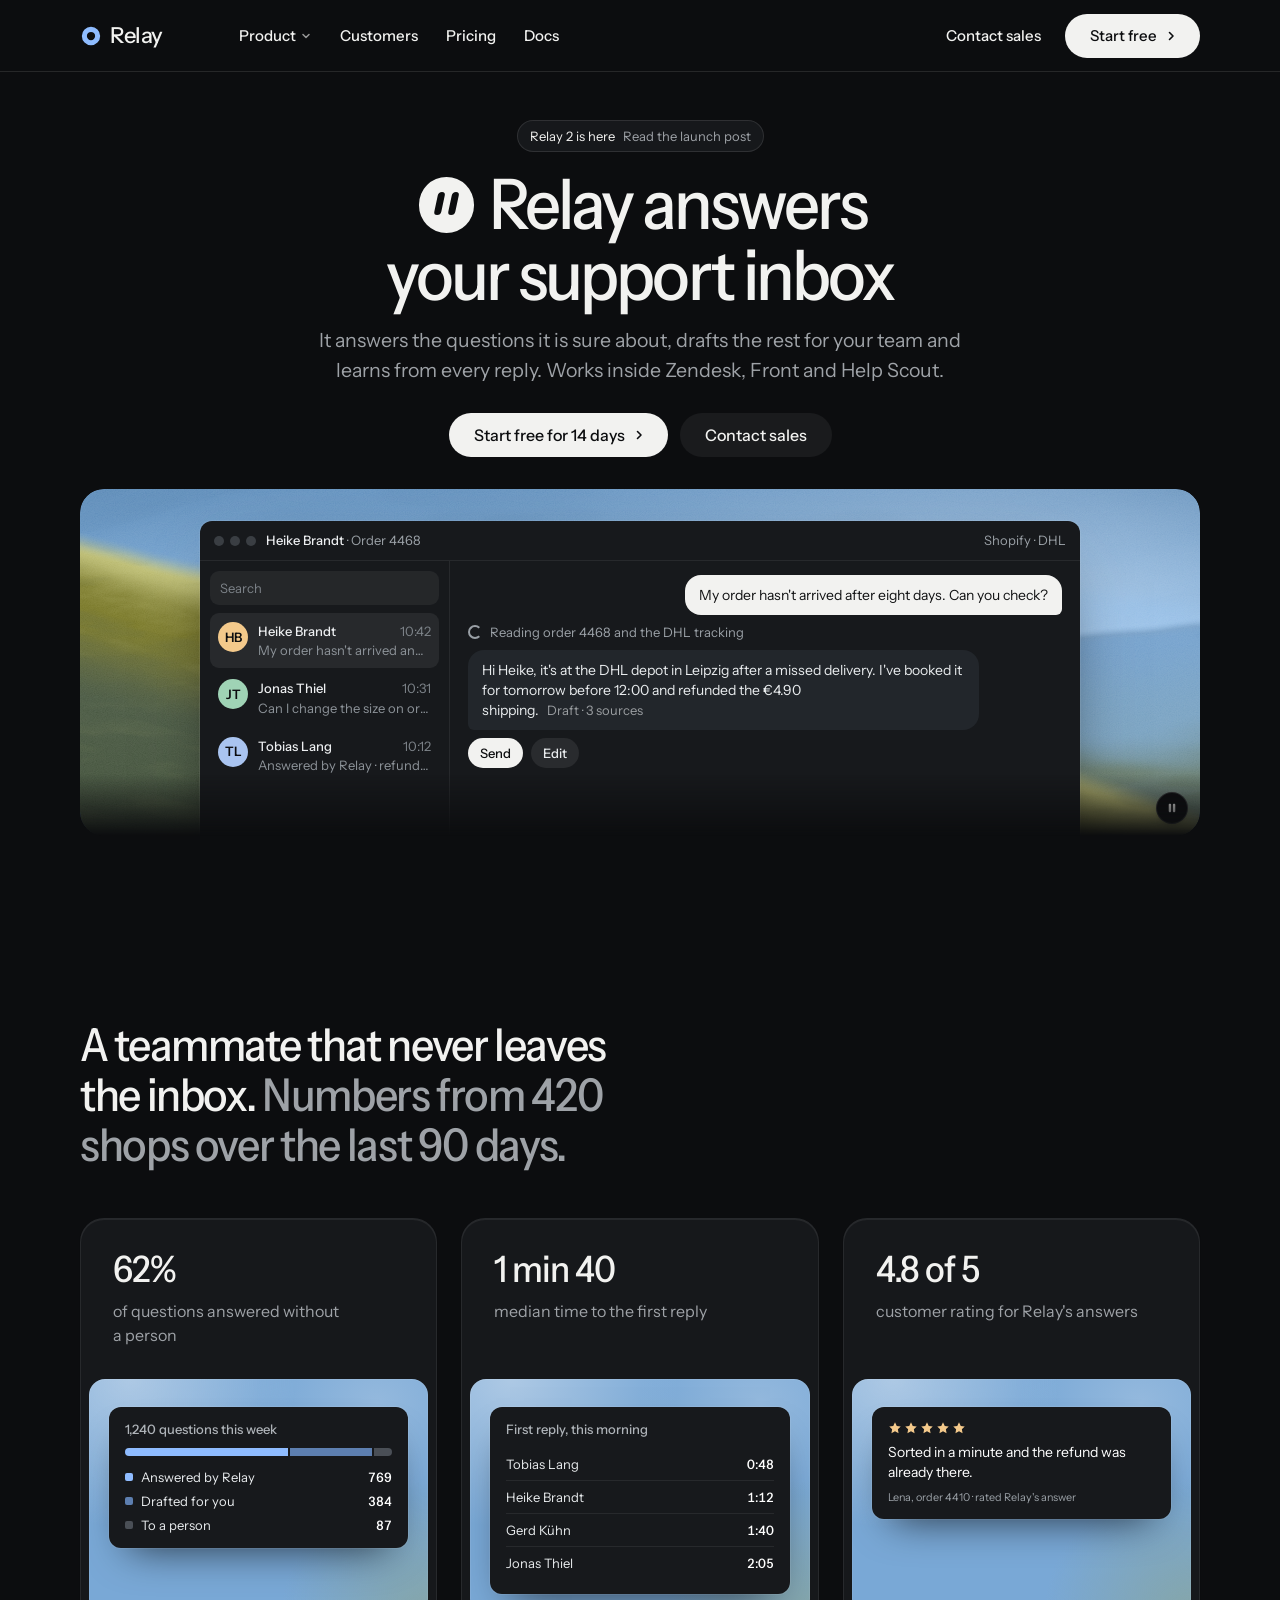
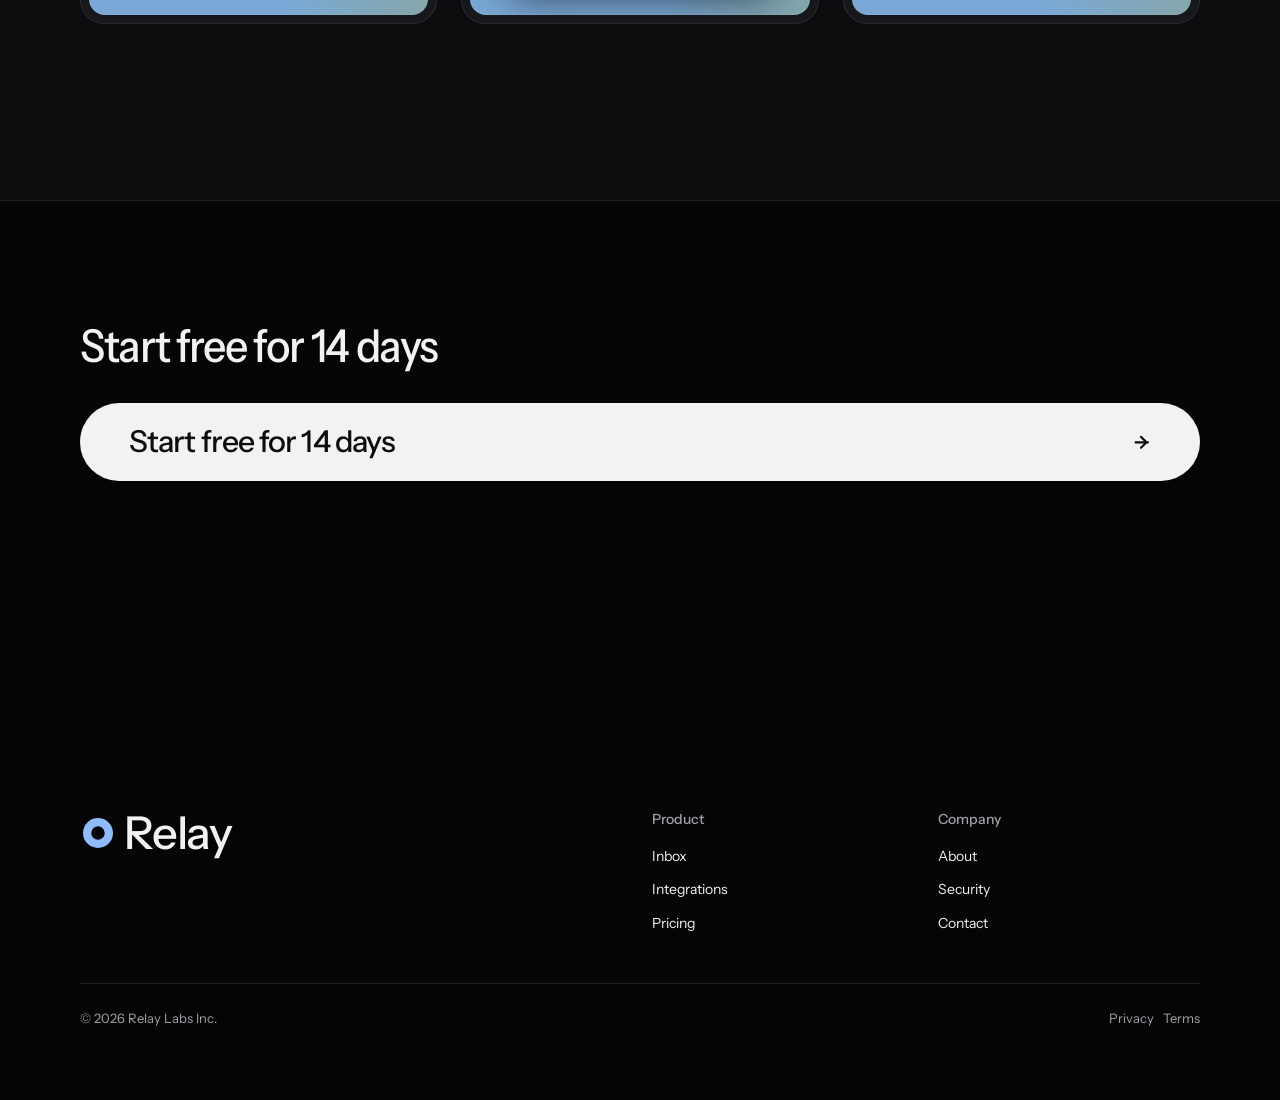
<file: assets/layout/hero-centred.html>
<!doctype html>
<!-- layout v4 demo: hero-centred (references/layout-v4.md, heroes.json "centred"). type: software. fonts: instrument. dark page. ground: painterly-landscape (assets/effects), CSS fallback under it. -->
<html lang="en" data-type="software" data-radius="round" data-ground="painting" data-buttons="pill">
<head>
<meta charset="utf-8">
<meta name="viewport" content="width=device-width, initial-scale=1">
<meta name="site-kind" content="software">
<title>Relay: AI answers for your support inbox</title>
<meta name="description" content="Relay answers the support questions it can, drafts the rest for your team and learns from every reply. From $29 a seat.">
<link rel="preconnect" href="https://fonts.googleapis.com"><link rel="preconnect" href="https://fonts.gstatic.com" crossorigin>
<link href="https://fonts.googleapis.com/css2?family=Instrument+Sans:wdth,wght@75..100,400..700&display=swap" rel="stylesheet">
<link rel="stylesheet" href="../system.css">
<link rel="stylesheet" href="../ui/cards.css">
<link rel="stylesheet" href="layout.css">
<link rel="stylesheet" href="demo.css">
<style>
:root {
  --p-bg: #0c0d0f; --p-surface: #16181b; --p-ink: #f2f2f0; --p-muted: #9ea2a7;
  --p-accent: #8fbcff; --p-accent-ink: #0c0d0f; --p-action: #f2f2f0; --p-action-ink: #0c0d0f;
  --p-inv-bg: #f2f2f0; --p-inv-surface: #e6e6e3; --p-inv-ink: #0c0d0f; --p-inv-muted: #5b5e62;
  --p-inv-accent: #2f6fd6; --p-inv-accent-ink: #ffffff; --p-inv-action: #0c0d0f; --p-inv-action-ink: #f2f2f0;
  --font-display: "Instrument Sans", system-ui, sans-serif; --font-text: "Instrument Sans", system-ui, sans-serif;
  --display-weight: 500; --display-tracking: -0.03em; --display-tracking-xl: -0.042em; --display-stretch: 92%; --ly-scale: 1.04;
}
/* the frame's painted ground when WebGL is not there: sky, far hills, a lit near hill */
.hero__window { background:
  radial-gradient(120% 60% at 70% 118%, #6f7f3a 0 40%, transparent 41%),
  radial-gradient(90% 50% at 10% 108%, #57703f 0 42%, transparent 43%),
  radial-gradient(80% 40% at 60% 92%, #9fb2c4 0 40%, transparent 41%),
  linear-gradient(#5f93cc, #a9c7e4 70%, #c8d6dd); }
.d-win--dark .d-win__body { grid-template-columns: 250px 1fr; min-height: 420px; }
.d-win--dark .d-win__bar b { color: #eceef0; font-weight: 500; } .d-win--dark .d-win__bar .sp { flex: 1; }
/* the exchange stands in the window's top 260px: one-line question, the tool line, a two-line answer, its actions */
.hero__window .d-chat { padding: 14px 18px; gap: 8px; }
.hero__window .d-msg--me small { display: none; }
.hero__window .d-msg--bot { max-width: 86%; }
.hero__window .d-msg--bot small { display: inline; margin: 0 0 0 8px; white-space: nowrap; }
@media (max-width: 639px) { .hero__window .d-win__bar .sp ~ span { display: none; } }
.inbox { border-right: 1px solid rgb(255 255 255 / .07); padding: 10px; display: grid; align-content: start; gap: 2px; }
.inbox .q { height: 34px; margin-bottom: 6px; border-radius: 9px; background: rgb(255 255 255 / .06); display: flex; align-items: center; padding: 0 10px; color: #7d8389; font-size: 13px; }
.inbox .t { display: grid; grid-template-columns: 30px 1fr auto; gap: 1px 10px; padding: 9px 8px; border-radius: 9px; font-size: 13px; }
.inbox .t.is-on { background: rgb(255 255 255 / .07); }
.inbox .t i { grid-row: 1 / span 2; width: 30px; height: 30px; border-radius: 50%; display: grid; place-items: center; font: 600 13px/1 var(--font-text); font-style: normal; color: #0c0d0f; }
.inbox .t b { font-weight: 500; color: #eceef0; } .inbox .t time { color: #7d8389; font-size: 13px; }
.inbox .t span { grid-column: 2 / -1; color: #8d9399; white-space: nowrap; overflow: hidden; text-overflow: ellipsis; }
.convo { display: grid; min-width: 0; align-content: start; }
.d-msg--bot { background: #22262b; color: #e9ecee; }
.acts { display: flex; gap: 8px; } .acts span { height: 30px; padding: 0 12px; border-radius: 99px; display: inline-flex; align-items: center; font-size: 13px; font-weight: 500; background: #f2f2f0; color: #0c0d0f; }
.acts span + span { background: rgb(255 255 255 / .08); color: #e9ecee; }
/* the numbers section: three cards, each number over its own inset panel on the hero's painted ground */
.stat-cards .card { --c-text: var(--muted); }
.stat-cards strong { display: block; font: var(--display-weight) var(--t-stat)/1 var(--font-display); letter-spacing: var(--display-tracking); font-stretch: var(--display-stretch); }
.stat-cards .card > p { margin-top: var(--s-3); }
.stat-cards .panel { --p-h: 236px; background:
  radial-gradient(120% 60% at 70% 118%, #6f7f3a 0 40%, transparent 41%),
  radial-gradient(90% 50% at 10% 108%, #57703f 0 42%, transparent 43%),
  linear-gradient(#5f93cc, #a9c7e4 70%, #c8d6dd); }
.stat-cards .panel::before { display: none; }
.stat-cards .stage > .at-rise { --ax: 20px; --ay: 28px; --fit-max: 300px; }
.d-pane { background: #17191c; color: #e9ecee; border-radius: 12px; padding: 14px 16px; font: 400 13px/1.4 var(--font-text); box-shadow: 0 0 0 1px rgb(255 255 255 / .08), 0 20px 40px -20px rgb(0 0 0 / .7); }
.d-pane h5 { margin: 0 0 10px; font: 500 13px/1.3 var(--font-text); color: #aeb3b8; }
.d-split { display: flex; height: 8px; border-radius: 99px; overflow: hidden; gap: 2px; margin-bottom: 12px; }
.d-split i { display: block; height: 100%; } .d-legend { display: grid; gap: 6px; }
.d-legend span { display: flex; align-items: center; gap: 8px; } .d-legend span::before { content: ""; width: 8px; height: 8px; border-radius: 2px; background: var(--c); }
.d-legend b { margin-left: auto; font-weight: 500; color: #fff; font-variant-numeric: tabular-nums; }
.d-times { display: grid; } .d-times span { display: flex; justify-content: space-between; padding: 7px 0; border-top: 1px solid rgb(255 255 255 / .07); }
.d-times span:first-child { border-top: 0; } .d-times b { font-weight: 500; color: #fff; font-variant-numeric: tabular-nums; }
.d-quote { margin: 0; font-size: 14px; color: #fff; } .d-quote + small { display: block; margin-top: 8px; color: #9aa0a6; }
.d-stars { display: flex; gap: 2px; margin-bottom: 8px; color: #f3c98b; } .d-stars svg { width: 14px; height: 14px; }
/* three cards across from 1024 (their fragments are made to fit a 220px panel, so the kit's 1024-1279
   two-up rule for span-4 panels is not needed: these cards carry no span class); text beside the panel
   from 640 to 1023; stacked with a 148px panel on a phone: the section stays one screen (1.3 at most) */
.stat-cards > .card { grid-column: 1 / -1; }
@media (min-width: 1024px) { .stat-cards > .card { grid-column: auto / span 4; } }
@media (min-width: 640px) and (max-width: 1023px) {
  .stat-cards > .card { display: grid; grid-template-columns: minmax(0, 5fr) minmax(0, 7fr); grid-auto-rows: min-content; column-gap: var(--s-6); align-content: start; }
  .stat-cards > .card > :not(.panel) { grid-column: 1; }
  .stat-cards > .card > .panel { grid-column: 2; grid-row: 1 / span 4; --p-h: 208px; margin: calc(var(--c-gap) - var(--c-pad)) calc(var(--c-gap) - var(--c-pad)) calc(var(--c-gap) - var(--c-pad)) 0; border-radius: calc(var(--c-r) - var(--c-gap)); }
}
@media (max-width: 639px) { .stat-cards .panel { --p-h: 148px; } .stage > .at-rise { --ay-sm: 20px; } .stat-cards > .card > .panel { margin-top: var(--s-5); } }
@media (max-width: 639px) { .d-win--dark .d-win__body { grid-template-columns: 1fr; } .inbox { display: none; } .hero__window .d-chat { font-size: 13px; padding: 12px 14px; } }
/* a phone keeps the exchange inside the frame (its draft note and the tool line go, so the whole answer ends
   above the fade) and two of the four times in the 148px panel */
@media (max-width: 639px) { .hero__window .d-msg--bot small, .hero__window .d-tool { display: none; } .stat-cards .d-times span:nth-child(n+3) { display: none; } }
</style>
</head>
<body>
<header class="nav">
  <div class="wrap nav__bar">
    <a class="nav__logo" href="#top"><span class="mark" data-mark="ring" aria-hidden="true"></span>Relay</a>
    <nav class="nav__links" aria-label="Main">
      <div class="nav__item">
        <a class="nav__link" href="#numbers">Product <svg class="chev" viewBox="0 0 12 12" aria-hidden="true"><path d="M3 4.5l3 3 3-3" fill="none" stroke="currentColor" stroke-width="1.5" stroke-linecap="round" stroke-linejoin="round"/></svg></a>
        <div class="nav__menu">
          <div class="wrap grid">
            <div class="menu-col span-3"><p class="t-label">Inbox</p><a href="#numbers">Answers<span>Sent when Relay is sure</span></a><a href="#numbers">Drafts<span>For your team to send</span></a></div>
            <div class="menu-col span-3"><p class="t-label">Connects to</p><a href="#numbers">Help desks<span>Zendesk, Front, Help Scout</span></a><a href="#numbers">Shops<span>Shopify and Stripe orders</span></a></div>
          </div>
        </div>
      </div>
      <div class="nav__item"><a class="nav__link" href="#numbers">Customers</a></div>
      <div class="nav__item"><a class="nav__link" href="#numbers">Pricing</a></div>
      <div class="nav__item"><a class="nav__link" href="#numbers">Docs</a></div>
    </nav>
    <div class="nav__actions">
      <a class="nav__link" href="#numbers">Contact sales</a>
      <a class="btn btn--primary" href="#numbers">Start free</a>
    </div>
    <button class="nav__toggle" type="button" aria-expanded="false" aria-label="Menu"><svg width="18" height="18" viewBox="0 0 18 18" aria-hidden="true"><path d="M2 5h14M2 13h14" stroke="currentColor" stroke-width="1.6" stroke-linecap="round"/></svg></button>
  </div>
</header>

<main id="top">
  <section class="hero hero--centred" data-enter aria-labelledby="hero-h">
    <div class="wrap"><div class="hero-text">
      <div class="hero__c">
        <a class="pill" href="#numbers"><span>Relay 2 is here</span><span class="muted">Read the launch post</span></a>
        <h1 id="hero-h" aria-label="Relay answers your support inbox"><span class="ly-mark" aria-hidden="true"></span> Relay answers your support inbox</h1>
        <p class="hero__lead">It answers the questions it is sure about, drafts the rest for your team and learns from every reply. Works inside Zendesk, Front and Help Scout.</p>
        <div class="btn-row"><a class="btn btn--primary" href="#numbers">Start free for 14 days</a><a class="btn btn--secondary" href="#numbers">Contact sales</a></div>
      </div>
      <div class="hero__window" data-fx="painterly-landscape" data-fx-seed="7" role="img" aria-label="Relay drafting a reply to a customer about a late order">
        <div class="ly-piece d-win d-win--dark" aria-hidden="true">
          <div class="d-win__bar"><span class="d-win__dots"><i></i><i></i><i></i></span><span><b>Heike Brandt</b> · Order 4468</span><span class="sp"></span><span>Shopify · DHL</span></div>
          <div class="d-win__body">
            <div class="inbox">
              <div class="q">Search</div>
              <div class="t is-on"><i style="background:#f3c98b">HB</i><b>Heike Brandt</b><time>10:42</time><span>My order hasn't arrived and it's been…</span></div>
              <div class="t"><i style="background:#9fd3b5">JT</i><b>Jonas Thiel</b><time>10:31</time><span>Can I change the size on order 4471?</span></div>
              <div class="t"><i style="background:#a9c4f0">TL</i><b>Tobias Lang</b><time>10:12</time><span>Answered by Relay · refund sent</span></div>
            </div>
            <div class="convo">
              <div class="d-chat" data-ly-steps="900">
                <div class="d-msg d-msg--me">My order hasn't arrived after eight days. Can you check?<small>10:42</small></div>
                <div class="d-tool" data-step>Reading order 4468 and the DHL tracking</div>
                <div class="d-msg d-msg--bot" data-step>Hi Heike, it's at the DHL depot in Leipzig after a missed delivery. I've booked it for tomorrow before 12:00 and refunded the €4.90 shipping.<small>Draft · 3 sources</small></div>
                <div class="acts" data-step><span>Send</span><span>Edit</span></div>
              </div>
            </div>
          </div>
        </div>
      </div>
    </div></div>
  </section>

  <section class="section" id="numbers" aria-labelledby="numbers-h">
    <div class="wrap">
      <div class="section-head section-head--center">
        <h2 id="numbers-h">A teammate that never leaves the inbox. <span class="muted">Numbers from 420 shops over the last 90 days.</span></h2>
      </div>
      <div class="grid stat-cards">
        <article class="card card--row">
          <strong>62%</strong>
          <p>of questions answered without a person</p>
          <div class="panel panel--inset" role="img" aria-label="Of 1,240 questions this week, Relay answered 62%, drafted 31% and passed 7% to a person">
            <div class="stage"><div class="at-rise fit"><div class="d-pane" aria-hidden="true">
              <h5>1,240 questions this week</h5>
              <div class="d-split"><i style="width:62%; background:#8fbcff"></i><i style="width:31%; background:#5d7fb0"></i><i style="width:7%; background:#4a4f56"></i></div>
              <div class="d-legend"><span style="--c:#8fbcff">Answered by Relay<b>769</b></span><span style="--c:#5d7fb0">Drafted for you<b>384</b></span><span style="--c:#4a4f56">To a person<b>87</b></span></div>
            </div></div></div>
          </div>
        </article>
        <article class="card card--row">
          <strong>1 min 40</strong>
          <p>median time to the first reply</p>
          <div class="panel panel--inset" role="img" aria-label="First replies this morning, between 48 seconds and 2 minutes 5">
            <div class="stage"><div class="at-rise fit"><div class="d-pane" aria-hidden="true">
              <h5>First reply, this morning</h5>
              <div class="d-times"><span>Tobias Lang<b>0:48</b></span><span>Heike Brandt<b>1:12</b></span><span>Gerd Kühn<b>1:40</b></span><span>Jonas Thiel<b>2:05</b></span></div>
            </div></div></div>
          </div>
        </article>
        <article class="card card--row">
          <strong>4.8 of 5</strong>
          <p>customer rating for Relay's answers</p>
          <div class="panel panel--inset" role="img" aria-label="A five-star rating of an answer from Relay">
            <div class="stage"><div class="at-rise fit"><div class="d-pane" aria-hidden="true">
              <div class="d-stars"><svg viewBox="0 0 20 20" fill="currentColor" aria-hidden="true"><path d="M10 1.8l2.5 5.2 5.7.8-4.1 4 1 5.6L10 14.8l-5.1 2.6 1-5.6-4.1-4 5.7-.8z"/></svg><svg viewBox="0 0 20 20" fill="currentColor" aria-hidden="true"><path d="M10 1.8l2.5 5.2 5.7.8-4.1 4 1 5.6L10 14.8l-5.1 2.6 1-5.6-4.1-4 5.7-.8z"/></svg><svg viewBox="0 0 20 20" fill="currentColor" aria-hidden="true"><path d="M10 1.8l2.5 5.2 5.7.8-4.1 4 1 5.6L10 14.8l-5.1 2.6 1-5.6-4.1-4 5.7-.8z"/></svg><svg viewBox="0 0 20 20" fill="currentColor" aria-hidden="true"><path d="M10 1.8l2.5 5.2 5.7.8-4.1 4 1 5.6L10 14.8l-5.1 2.6 1-5.6-4.1-4 5.7-.8z"/></svg><svg viewBox="0 0 20 20" fill="currentColor" aria-hidden="true"><path d="M10 1.8l2.5 5.2 5.7.8-4.1 4 1 5.6L10 14.8l-5.1 2.6 1-5.6-4.1-4 5.7-.8z"/></svg></div>
              <p class="d-quote">Sorted in a minute and the refund was already there.</p><small>Lena, order 4410 · rated Relay's answer</small>
            </div></div></div>
          </div>
        </article>
      </div>
    </div>
  </section>
</main>

<footer class="footer closing footer--dark ground-inverse" aria-labelledby="close-h">
  <div class="wrap">
    <div class="closing__cta close--type">
      <div class="section-head"><h2 id="close-h">Start free for 14 days</h2></div>
      <a class="btn btn--primary btn--xl btn--wide" href="#numbers">Start free for 14 days<svg class="m-arrow" viewBox="0 0 12 12" aria-hidden="true"><path class="m-arrow__stem" d="M1 6h8"/><path class="m-arrow__head" d="M4.5 2.5 8 6l-3.5 3.5"/></svg></a>
    </div>
    <div class="closing__links">
      <div class="grid">
        <div class="span-6 stack-5"><a class="footer__mark" href="#top"><span class="mark" data-mark="ring" aria-hidden="true"></span>Relay</a></div>
        <div class="span-3 start-7 footer__col"><h4>Product</h4><ul><li><a href="#numbers">Inbox</a></li><li><a href="#numbers">Integrations</a></li><li><a href="#numbers">Pricing</a></li></ul></div>
        <div class="span-3 footer__col"><h4>Company</h4><ul><li><a href="#numbers">About</a></li><li><a href="#numbers">Security</a></li><li><a href="#numbers">Contact</a></li></ul></div>
      </div>
      <div class="footer__legal"><span>&copy; 2026 Relay Labs Inc.</span><span><a href="#numbers">Privacy</a> &nbsp; <a href="#numbers">Terms</a></span></div>
    </div>
  </div>
</footer>
<script type="module" src="../system.js"></script>
<script type="module" src="layout.js"></script>
</body>
</html>
</file>
<file: assets/ui/base.css>
/*
  taste-skill UI fragment kit - shared base.
  Small pieces of real product UI, set on an effect ground inside a card's inset panel.
  The standard (references/cards.md): true product scale (13px text, 12px meta, never under 11px).
  A fragment is a picture of a product's screen, so the page's 13px floor (VI-05) does not apply
  inside .ui; every word the page itself says (titles, lines, labels, captions) keeps 13px or more.
  The rest:
  real-looking data, crisp 1px borders, radius 10-12, a soft layered shadow, one accent touch
  (the agent's mark is the ink, so the accent stays free for that one touch).

  Styled only by custom properties set by the page:
    --ui-font, --ui-mono, --ui-radius
    --fx-bg (the fragment's own surface), --fx-surface, --fx-ink, --fx-muted, --fx-accent, --fx-accent-ink
  Light or dark is read from --fx-bg itself (relative colour), so a fragment needs no theme class.
  Every size sits on a 4px grid. Loops stop under prefers-reduced-motion (the JS shows a still state).
*/
:where(.ui) {
  --u-bg: var(--fx-bg, #ffffff);
  --u-surface: var(--fx-surface, #f4f4f3);
  --u-ink: var(--fx-ink, #111111);
  --u-muted: var(--fx-muted, #6b6b6b);
  --u-accent: var(--fx-accent, #e8571f);
  --u-accent-ink: var(--fx-accent-ink, #ffffff);
  --u-r: var(--ui-radius, 12px);
  --u-r2: max(4px, calc(var(--u-r) - 4px));
  --u-r3: max(4px, calc(var(--u-r) - 6px));

  /* lines and fills, all mixed from the palette */
  --u-line: color-mix(in oklab, var(--u-ink) 9%, transparent);
  --u-line-2: color-mix(in oklab, var(--u-ink) 15%, transparent);
  --u-border: color-mix(in oklab, var(--u-ink) 12%, transparent);
  --u-fill: color-mix(in oklab, var(--u-ink) 3.5%, var(--u-bg));
  --u-fill-2: color-mix(in oklab, var(--u-ink) 7%, var(--u-bg));
  --u-fill-3: color-mix(in oklab, var(--u-ink) 11%, var(--u-bg));
  --u-text-2: color-mix(in oklab, var(--u-ink) 80%, var(--u-bg));
  --u-soft: color-mix(in oklab, var(--u-muted) 80%, var(--u-bg));
  --u-tint: color-mix(in oklab, var(--u-accent) 13%, var(--u-bg));
  --u-tint-2: color-mix(in oklab, var(--u-accent) 24%, var(--u-bg));
  --u-accent-text: color-mix(in oklab, var(--u-accent) 74%, var(--u-ink));
  --u-skel: color-mix(in oklab, var(--u-ink) 10%, var(--u-bg));
  /* a brand tile is light on every surface, so a logo keeps its own colours (references/icons.md) */
  --u-tile: #ffffff;
  --u-tile-edge: inset 0 0 0 1px rgb(0 0 0 / 0.09), 0 1px 2px rgb(0 0 0 / 0.12);

  /* depth: shadows grow and a top highlight appears as the fragment surface gets darker */
  --u-sh: rgb(0 0 0 / 0.14);
  --u-sh: oklch(from var(--u-bg) 0 0 0 / calc(0.5 - l * 0.38));
  --u-hi: transparent;
  --u-hi: oklch(from var(--u-bg) 1 0 0 / clamp(0, calc(0.11 - l * 0.11), 0.09));
  --u-shadow:
    inset 0 1px 0 var(--u-hi),
    0 1px 1px color-mix(in oklab, var(--u-sh) 40%, transparent),
    0 2px 4px -1px color-mix(in oklab, var(--u-sh) 45%, transparent),
    0 12px 24px -8px color-mix(in oklab, var(--u-sh) 80%, transparent),
    0 32px 64px -24px var(--u-sh);
  --u-shadow-sm:
    inset 0 1px 0 var(--u-hi),
    0 1px 2px color-mix(in oklab, var(--u-sh) 55%, transparent),
    0 6px 16px -6px color-mix(in oklab, var(--u-sh) 80%, transparent);
  --u-ease: var(--ease, cubic-bezier(.2, .8, .2, 1));   /* the page's one UI ease-out (system.css --ease) */
  /* the name is older than the rule: a strong ease-out that lands softly and never passes its mark (no overshoot, motion.md) */
  --u-spring: cubic-bezier(.22, 1, .36, 1);

  font-family: var(--ui-font, system-ui, -apple-system, "Segoe UI", sans-serif);
  font-size: 13px;
  line-height: 20px;
  font-weight: 400;
  color: var(--u-ink);
  -webkit-font-smoothing: antialiased;
  font-feature-settings: "tnum" 1, "cv11" 1;
  text-align: left;
  letter-spacing: -0.003em;
  box-sizing: border-box;
}
:where(.ui) *, :where(.ui) *::before, :where(.ui) *::after { box-sizing: border-box; }
/* a fragment never runs out of its panel on its own: on a narrow panel it narrows; a placement that
   crops it on purpose (cards.css, from 640px: every placement but .at-center) lifts this */
[data-ui] { max-width: 100%; }
/* fragments use div and span for text so page rules like `.card p` cannot reach them */
.ui :where(ul, ol, li, figure, blockquote, article, aside, nav) { margin: 0; padding: 0; list-style: none; }
.ui :where(mark) { background: none; color: inherit; }
:where(.ui) button { font: inherit; color: inherit; background: none; border: 0; padding: 0; margin: 0; cursor: default; }
:where(.ui) svg { display: block; flex: none; }

/* ---------------------------------------------------------------- the window every fragment sits in */
.ui-panel {
  position: relative;
  background: var(--u-bg);
  border: 1px solid var(--u-border);
  border-radius: var(--u-r);
  box-shadow: var(--u-shadow);
  max-width: 100%;
}
.ui-head {
  display: flex; align-items: center; gap: 8px;
  height: 44px; padding: 0 12px 0 16px;
  border-bottom: 1px solid var(--u-line);
}
.ui-title { font-size: 13px; font-weight: 500; line-height: 20px; white-space: nowrap; }
.ui-meta { font-size: 13px; line-height: 16px; color: var(--u-muted); white-space: nowrap; }
.ui-spacer { flex: 1; }
.ui-sep { width: 1px; height: 16px; background: var(--u-line-2); flex: none; }

/* window chrome: three quiet dots and a centred title */
.ui-dots { display: flex; gap: 6px; flex: none; }
.ui-dots i { width: 10px; height: 10px; border-radius: 50%; background: var(--u-fill-3); box-shadow: inset 0 0 0 0.5px var(--u-line); }

/* ---------------------------------------------------------------- controls */
/* the primary button is the ink (as on figma.com and x.ai); the accent is kept for one touch */
.ui-btn {
  display: inline-flex; align-items: center; justify-content: center; gap: 6px; flex: none;
  height: 28px; padding: 0 10px; border-radius: max(6px, var(--u-r3));
  font-size: 13px; font-weight: 500; line-height: 1; white-space: nowrap;
  background: var(--u-ink); color: var(--u-bg);
  box-shadow: inset 0 1px 0 color-mix(in oklab, var(--u-bg) 14%, transparent), 0 1px 2px color-mix(in oklab, var(--u-sh) 60%, transparent);
  transition: transform 160ms var(--u-ease), background-color 200ms var(--u-ease), color 200ms var(--u-ease);
}
.ui-btn--accent { background: var(--u-accent); color: var(--u-accent-ink); }
.ui-btn--ghost { background: var(--u-bg); color: var(--u-ink); box-shadow: inset 0 0 0 1px var(--u-line-2), 0 1px 2px color-mix(in oklab, var(--u-sh) 30%, transparent); }
.ui-btn--quiet { background: transparent; color: var(--u-muted); box-shadow: none; }
.ui-btn--sm { height: 24px; padding: 0 8px; font-size: 13px; }
.ui-btn .ui-icon { width: 14px; height: 14px; }
.ui-btn.is-pressed { transform: scale(0.96); }

/* status: a dot and a word; quiet by default, the accent only where something is happening */
.ui-chip {
  display: inline-flex; align-items: center; gap: 6px; flex: none;
  height: 22px; padding: 0 8px; border-radius: 6px;
  font-size: 13px; font-weight: 500; line-height: 1; white-space: nowrap;
  background: var(--u-fill); color: var(--u-muted); box-shadow: inset 0 0 0 1px var(--u-line);
}
.ui-chip::before { content: ""; width: 6px; height: 6px; border-radius: 50%; background: currentColor; opacity: 0.55; flex: none; }
.ui-chip--plain::before { display: none; }
.ui-chip--accent { background: var(--u-tint); color: var(--u-accent-text); box-shadow: inset 0 0 0 1px color-mix(in oklab, var(--u-accent) 22%, transparent); }
.ui-chip--accent::before { background: var(--u-accent); opacity: 1; }
.ui-chip--ink { color: var(--u-ink); }
.ui-chip--ink::before { opacity: 1; }
.ui-chip--live::before { animation: ui-live 1.6s var(--u-ease) infinite; }
.ui-chip svg { width: 12px; height: 12px; margin: 0 -1px 0 -2px; }
.ui-chip:has(svg)::before { display: none; }
@keyframes ui-live { 0%, 100% { opacity: 1; } 50% { opacity: 0.35; } }

.ui-dot { width: 6px; height: 6px; border-radius: 50%; background: var(--u-accent); flex: none; }
.ui-kbd {
  display: inline-grid; place-items: center; min-width: 20px; height: 20px; padding: 0 5px; border-radius: 5px;
  font: 500 13px/1 var(--ui-font, inherit); color: var(--u-muted);
  background: var(--u-bg); box-shadow: inset 0 0 0 1px var(--u-line-2), inset 0 -1px 0 var(--u-line);
}
.ui-icon { width: 16px; height: 16px; fill: none; stroke: currentColor; stroke-width: 1.5; stroke-linecap: round; stroke-linejoin: round; }

/* people: initials on a quiet tone, five tones that never reach violet */
.ui-avatar {
  --h: 60;
  display: grid; place-items: center; flex: none;
  width: 24px; height: 24px; border-radius: 50%;
  font-size: 13px; font-weight: 600; line-height: 1; letter-spacing: -0.02em;
  background: color-mix(in oklab, oklch(0.74 0.08 var(--h)) 34%, var(--u-bg));
  color: color-mix(in oklab, oklch(0.5 0.09 var(--h)) 70%, var(--u-ink));
  box-shadow: inset 0 0 0 1px color-mix(in oklab, oklch(0.6 0.08 var(--h)) 22%, transparent);
}
.ui-avatar[data-tone="1"] { --h: 40; }
.ui-avatar[data-tone="2"] { --h: 85; }
.ui-avatar[data-tone="3"] { --h: 150; }
.ui-avatar[data-tone="4"] { --h: 220; }
.ui-avatar[data-tone="5"] { --h: 20; }
.ui-avatar--md { width: 32px; height: 32px; font-size: 13px; }
.ui-avatar--accent { background: var(--u-accent); color: var(--u-accent-ink); box-shadow: none; }

/* the product's own mark (an assistant, a bot): an ink disc with a four-point spark. It is the ink,
   not the accent, so a fragment's one accent touch stays free for its status */
.ui-agent {
  position: relative; display: block; flex: none; width: 24px; height: 24px; border-radius: 50%;
  background: var(--u-ink);
  box-shadow: inset 0 0 0 1px color-mix(in oklab, var(--u-bg) 12%, transparent), inset 0 1px 0 color-mix(in oklab, #fff 16%, transparent);
}
.ui-agent::after {
  content: ""; position: absolute; inset: 26%; background: var(--u-bg);
  -webkit-mask: url("data:image/svg+xml,%3Csvg xmlns='http://www.w3.org/2000/svg' viewBox='0 0 16 16'%3E%3Cpath d='M8 .8c.5 4.3 2.9 6.7 7.2 7.2-4.3.5-6.7 2.9-7.2 7.2C7.5 10.9 5.1 8.5.8 8 5.1 7.5 7.5 5.1 8 .8z'/%3E%3C/svg%3E") center / contain no-repeat;
          mask: url("data:image/svg+xml,%3Csvg xmlns='http://www.w3.org/2000/svg' viewBox='0 0 16 16'%3E%3Cpath d='M8 .8c.5 4.3 2.9 6.7 7.2 7.2-4.3.5-6.7 2.9-7.2 7.2C7.5 10.9 5.1 8.5.8 8 5.1 7.5 7.5 5.1 8 .8z'/%3E%3C/svg%3E") center / contain no-repeat;
}

/* skeleton lines for the parts of a window that are only context */
.ui-skel { display: block; height: 6px; border-radius: 3px; background: var(--u-skel); }

/* ---------------------------------------------------------------- brand marks */
/* Real brand icons are local files (icons/, written by scripts/icons.mjs fetch; icons-credits.json lists them): no page calls
   a CDN for an icon. A mark on a tile (.ui-logo, .ui-file__icon, .ui-field__tile, .ui-diff__tool, .ui-pipe__tool) is a colour
   file as <img src="icons/notion.svg" alt="">, the path as printed by fetch for the page that holds it. A small mark inline beside
   text stays in the ink: the one-colour inline <svg class="ui-brand" aria-hidden="true"> that fetch --mono prints. */
.ui-brand { display: block; flex: none; width: 18px; height: 18px; }
svg.ui-brand { fill: currentColor; color: var(--u-ink); }
.ui-brand--ink { color: var(--u-ink); }
/* a brand logo on a small tile: the tile is light on every surface and the logo in its own colours */
.ui-logo {
  display: grid; place-items: center; flex: none;
  width: 40px; height: 40px; border-radius: var(--u-r2);
  background: var(--u-tile); box-shadow: var(--u-tile-edge);
}
.ui-logo img, .ui-file__icon img, .ui-field__tile img, .ui-diff__tool img, .ui-pipe__tool img { display: block; flex: none; object-fit: contain; }
.ui-logo :is(svg, img, .ui-brand) { width: 20px; height: 20px; }
.ui-logo--sm { width: 32px; height: 32px; border-radius: max(6px, var(--u-r3)); }
.ui-logo--sm :is(svg, img, .ui-brand) { width: 16px; height: 16px; }
.ui-logo--lg { width: 56px; height: 56px; border-radius: var(--u-r); }
.ui-logo--lg :is(svg, img, .ui-brand) { width: 28px; height: 28px; }

/* ---------------------------------------------------------------- the pointer */
.ui-pointer {
  position: absolute; left: 0; top: 0; z-index: 5;
  width: 20px; height: 20px; pointer-events: none;
  filter: drop-shadow(0 1px 1px rgb(0 0 0 / 0.25)) drop-shadow(0 3px 6px rgb(0 0 0 / 0.2));
  will-change: transform;
}
.ui-pointer svg { width: 20px; height: 20px; }
/* a named pointer (a person or the agent working in the product) */
.ui-pointer__name {
  position: absolute; left: 14px; top: 18px; height: 20px; padding: 0 7px; border-radius: 6px 10px 10px 10px;
  font: 500 13px/20px var(--ui-font, inherit); white-space: nowrap;
  background: var(--u-accent); color: var(--u-accent-ink);
}
.ui-ring {
  position: absolute; left: 0; top: 0; width: 28px; height: 28px; margin: -14px 0 0 -14px; border-radius: 50%;
  border: 1.5px solid var(--u-accent); opacity: 0; pointer-events: none; z-index: 4;
}
.ui-ring.is-on { animation: ui-ring 520ms var(--u-ease) forwards; }
@keyframes ui-ring { from { opacity: 0.8; transform: var(--at) scale(0.4); } to { opacity: 0; transform: var(--at) scale(1.5); } }

@keyframes ui-spin { to { transform: rotate(360deg); } }
.ui-spin {
  display: inline-block; width: 12px; height: 12px; border-radius: 50%; flex: none;
  border: 1.5px solid color-mix(in oklab, currentColor 30%, transparent); border-top-color: currentColor;
  animation: ui-spin 700ms linear infinite;
}

/* ---------------------------------------------------------------- held, paused */
/* a fragment held on its finished picture (data-ui-still, its cycles done) shows nothing that moves:
   no caret, spinner or pulse runs on in a still picture */
.is-ui-held, .is-ui-held *, .is-ui-held *::before, .is-ui-held *::after { animation: none !important; }
.is-ui-paused, .is-ui-paused *, .is-ui-paused *::before, .is-ui-paused *::after { animation-play-state: paused !important; }

/* the pause button ui.loop puts by a looping fragment (and an object from assets/objects, as
   .loop-pause): a solid disc in the page colours (never a see-through blur), 32px in a 44px hit area,
   the same as components' .cx-pause and system.css. In a card it sits beside the title (ui.js sets its
   top and right; the title keeps 44px clear), in a panel outside a card 12px in from the bottom-right
   corner, and with no panel under the fragment, in 44px kept free below it. */
button.ui-pause.ui-pause, button.loop-pause {
  position: absolute; right: 12px; bottom: 12px; z-index: 6; display: grid; place-items: center;
  width: 32px; height: 32px; margin: 0; padding: 0; border-radius: 50%; cursor: pointer;
  border: 1px solid color-mix(in oklab, var(--ink, #111) 16%, transparent);
  background: var(--bg, #fff); color: var(--ink, #111);
  box-shadow: 0 1px 2px rgb(0 0 0 / 0.12), 0 4px 12px -4px rgb(0 0 0 / 0.28);
  opacity: 0.88; transition: opacity 200ms ease, border-color 200ms ease;
  -webkit-tap-highlight-color: transparent;
}
button.ui-pause.ui-pause--title { bottom: auto; box-shadow: none; opacity: 1; }
button.ui-pause.ui-pause--below { right: 0; bottom: 6px; box-shadow: none; }
.ui-pause-beside { padding-right: 44px; }
button:is(.ui-pause, .loop-pause)::before { content: ""; position: absolute; inset: -6px; border-radius: 50%; }
button:is(.ui-pause, .loop-pause):is(:hover, :focus-visible) { opacity: 1; border-color: color-mix(in oklab, var(--ink, #111) 32%, transparent); }
button:is(.ui-pause, .loop-pause):focus-visible { outline: 2px solid var(--ink, #111); outline-offset: 2px; }
button:is(.ui-pause, .loop-pause) svg { display: block; width: 14px; height: 14px; fill: currentColor; }
button:is(.ui-pause, .loop-pause).is-paused svg, button.loop-pause[aria-pressed="true"] svg { margin-left: 1px; }
@media (forced-colors: active) { button.ui-pause.ui-pause, button.loop-pause { border-color: ButtonText; } }

@media (prefers-reduced-motion: reduce) {
  :where(.ui) *, :where(.ui) *::before, :where(.ui) *::after { transition-duration: 0ms !important; animation: none !important; }
  button.ui-pause.ui-pause, button.loop-pause { display: none; }
}
</file>
<file: assets/ui/cards.css>
/*
  taste-skill feature cards - the card, its inset panel and where a fragment sits on it.
  The rules and their reasons are in references/cards.md. Link after system.css (it refines .card
  and .panel there) or on its own with these tokens on a ground:
    --bg (page), --card (one step off the page), --ink, --muted, --accent, --accent-ink,
    --font-text, --font-mono
  Fragments in a panel take --fx-* from .stage (set below from the same tokens).
*/

/* ---------------------------------------------------------------- the card */
.card {
  --c-r: 20px;                      /* card radius */
  --c-pad: 28px;                    /* text padding = the panel's side inset */
  --c-gap: 8px;                     /* an inset panel's margin; its radius is --c-r minus this */
  --c-border: color-mix(in oklab, var(--ink) 8%, transparent);
  --c-text: color-mix(in oklab, var(--ink) 84%, var(--card));   /* card text: the ink, a touch softer than titles */
  --c-hi: oklch(from var(--card) 1 0 0 / clamp(0, calc(0.09 - l * 0.09), 0.07));
  --c-sh: oklch(from var(--card) 0 0 0 / calc(0.07 - l * 0.04));
  position: relative; display: flex; flex-direction: column; min-width: 0;
  padding: var(--c-pad); border-radius: var(--c-r);
  background: var(--card); color: var(--ink);
  border: 1px solid var(--c-border);
  box-shadow: inset 0 1px 0 var(--c-hi), 0 1px 2px var(--c-sh);
  overflow: clip;
  gap: 0;
}
@media (min-width: 1024px) { .card { --c-pad: 32px; } }
@media (max-width: 639px) { .card { --c-r: 18px; --c-pad: 20px; } }

.card > h3, .card__title {
  margin: 0; font-family: var(--font-text); font-size: 18px; line-height: 26px; font-weight: 560;
  letter-spacing: -0.012em; color: var(--ink); text-wrap: balance;
}
/* the two lines under a title: 16px in the ink (a touch softer than the title), never small grey text */
.card > p, .card__text {
  margin: 8px 0 0; font-size: 16px; line-height: 24px; color: var(--c-text);
  max-width: 46ch; text-wrap: pretty;
}
/* two muted lines keep one height in a row so the panels line up; only where cards sit side by side
   (below 1024px a row is one column, and the held line would be an empty gap) */
@media (min-width: 1024px) { .card--row > p { min-height: 2lh; } }
.card__link {
  display: inline-flex; align-items: center; gap: 6px; margin-top: 16px; width: max-content;
  font-size: 15px; font-weight: 500; line-height: 22px; color: var(--ink); text-decoration: none;
}
.card__link svg { width: 14px; height: 14px; transition: transform 200ms cubic-bezier(.2,.7,.2,1); }
.card__link:hover svg { transform: translateX(2px); }

/* ---------------------------------------------------------------- the inset panel */
/* Default (x.ai): aligned with the text column and running off the card's bottom edge.
   The effect canvas mounts on the panel (data-fx) and sits under everything in it. */
.panel {
  --p-r: 12px;
  display: block; padding: 0;
  --p-h: clamp(264px, 22vw + 8px, 340px);
  position: relative; isolation: isolate; overflow: clip;
  min-height: var(--p-h); flex: 1 0 auto;
  border-radius: var(--p-r) var(--p-r) 0 0;
  background: color-mix(in oklab, var(--ink) 4%, var(--card));
}
/* a panel with no effect mounted stands on the page's lit ground (system.css --ground-*: sand, sky,
   sage, painting), never a grey a shade off the white UI on it: flat on kind other (cafes, shops,
   studios); on a tech page (site-kind tech, software or gaming) a soft mesh of the ground's own tones,
   the Figma tile, with no grain (grain or texture would be the page's one effect). A [data-fx] panel
   draws its effect instead. */
.panel:not([data-fx], .panel--device) { background: var(--ground-bg, #d9ccb7); }
:root:has(meta[name="site-kind"]:is([content="tech"], [content="software"], [content="gaming"])) .panel:not([data-fx], .panel--device) {
  background-color: var(--ground-bg, #d9ccb7);
  background-image:
    radial-gradient(70% 90% at 12% 0%, color-mix(in oklab, var(--ground-surface, #e9e0d2) 92%, white), transparent 70%),
    radial-gradient(60% 80% at 100% 100%, color-mix(in oklab, var(--ground-accent, #a8794a) 34%, var(--ground-bg, #d9ccb7)), transparent 72%),
    radial-gradient(50% 60% at 85% 10%, color-mix(in oklab, var(--ground-surface, #e9e0d2) 60%, transparent), transparent 70%);
}
.card > .panel { margin-top: 32px; margin-bottom: calc(-1 * var(--c-pad) - 1px); }
.card > .panel--device { margin-top: 24px; }
/* system.css spaces the text above a panel itself; here the panel carries the 32px */
.card > :has(+ .panel) { margin-bottom: 0; }
/* a crisp 1px edge over the ground and over any fragment it crops */
.panel::after {
  content: ""; position: absolute; inset: 0; z-index: 4; pointer-events: none; border-radius: inherit;
  box-shadow: inset 0 0 0 1px color-mix(in oklab, var(--ink) 7%, transparent), inset 0 1px 0 color-mix(in oklab, var(--ink) 4%, transparent);
}
/* the vignette that calms the ground where the fragment sits (--vx, --vy: its centre) */
.panel::before {
  content: ""; position: absolute; inset: 0; z-index: 0; pointer-events: none; width: auto; padding: 0;
  background: radial-gradient(ellipse 70% 62% at var(--vx, 50%) var(--vy, 62%),
    color-mix(in oklab, var(--calm, var(--card)) var(--calm-k, 34%), transparent), transparent 72%);
}
/* inset on all sides by --c-gap; nested radius */
.card > .panel--inset {
  margin: 32px calc(var(--c-gap) - var(--c-pad)) calc(var(--c-gap) - var(--c-pad));
  border-radius: calc(var(--c-r) - var(--c-gap));
}
/* runs to the card's side and bottom edges (Figma's image band); the card's corners clip it */
.card > .panel--flush {
  margin: 32px calc(-1 * var(--c-pad) - 1px) calc(-1 * var(--c-pad) - 1px);
  border-radius: 0;
}
.panel--flush::after { box-shadow: inset 0 1px 0 color-mix(in oklab, var(--ink) 7%, transparent); }
/* the panel on top, the caption under it (tall cards) */
.card > .panel--top {
  order: -1; margin: calc(var(--c-gap) - var(--c-pad)) calc(var(--c-gap) - var(--c-pad)) 24px;
  border-radius: calc(var(--c-r) - var(--c-gap)); flex: none; min-height: 0; aspect-ratio: 1 / 1;
}
.panel--top.panel--wide { aspect-ratio: 4 / 3; }

/* a device (x.ai's "Computer" card): a status row, then the ground as its screen. The row sits on the
   card itself, not in a frame of its own, so the card stays two levels deep (card > picture > UI) */
.panel--device { display: flex; padding: 0; flex-direction: column; background: none; overflow: visible; isolation: auto; border-radius: 0; }
.panel--device::before, .panel--device::after { display: none; }
.panel__bar {
  display: flex; align-items: center; gap: 8px; height: 32px; margin-bottom: 12px; padding: 0; flex: none;
  font: 500 13px/20px var(--font-text); color: var(--ink);
}
.panel__bar .muted { color: var(--muted); font-weight: 400; }
.panel__bar .sp { flex: 1; }
/* the bar's status is quiet ink: the accent belongs to the one status inside the screen */
.panel__status {
  display: inline-flex; align-items: center; gap: 6px; height: 22px; padding: 0 8px; border-radius: 6px;
  font: 500 var(--t-label)/1 var(--font-text); color: var(--ink);
  background: color-mix(in oklab, var(--ink) 6%, transparent); box-shadow: inset 0 0 0 1px color-mix(in oklab, var(--ink) 8%, transparent);
}
.panel__bar .ui-agent { width: 20px; height: 20px; --u-ink: var(--ink); --u-bg: var(--card); }
/* a still dot: the bar's status never spins on its own (the moving part is the screen's one loop) */
.panel__status i { width: 6px; height: 6px; border-radius: 50%; background: currentColor; opacity: 0.7; }
.panel__screen {
  position: relative; isolation: isolate; overflow: clip; flex: 1;
  margin: 0; border-radius: var(--p-r) var(--p-r) 0 0;
  background: color-mix(in oklab, var(--ink) 4%, var(--card));
}
.panel__screen::after {
  content: ""; position: absolute; inset: 0; z-index: 4; pointer-events: none; border-radius: inherit;
  box-shadow: inset 0 0 0 1px color-mix(in oklab, var(--ink) 7%, transparent);
}
.panel__screen::before {
  content: ""; position: absolute; inset: 0; z-index: 0; pointer-events: none;
  background: radial-gradient(ellipse 70% 62% at var(--vx, 50%) var(--vy, 70%),
    color-mix(in oklab, var(--calm, #000) var(--calm-k, 30%), transparent), transparent 72%);
}

/* ---------------------------------------------------------------- where a fragment sits */
/* .stage holds the fragment(s) and gives them their palette: the fragment surface is one step
   lighter than the card on dark grounds and white on light ones */
.stage, .panel > .stage, .panel__screen > .stage {
  position: absolute; inset: 0; z-index: 1; max-width: none;
  --ui-font: var(--font-text); --ui-mono: var(--font-mono); --ui-radius: 12px;
  /* the fragment surface: white on a light card, one step lighter than a dark card (--frag overrides) */
  --fx-bg: var(--frag, oklch(from var(--card) clamp(calc(l + 0.05), calc((l - 0.5) * 1000), 1) calc(c * 0.5) h));
  --fx-surface: var(--card); --fx-ink: var(--ink); --fx-muted: var(--muted);
  --fx-accent: var(--accent); --fx-accent-ink: var(--accent-ink);
}
.stage > * { position: absolute; max-width: none; }
/* from 640px a fragment keeps its true width and is cropped by the panel, never squeezed to fit
   (on a phone it takes the panel's width instead: see the end of this block) */
@media (min-width: 640px) { .stage > :not(.at-center) > [data-ui] { max-width: none; } }
/* a fragment cut by the panel's edge dissolves into the ground over its last --fade-h (64px; 40px for a
   short panel) instead of being sliced through a line of text (edge-fade-dissolve, 14 of 41 sites).
   The fade only ever covers context: the fragment's point (the row that changes, the number, the
   button) sits above it. */
.stage { --fade-h: 64px; }
.stage--fade-b { -webkit-mask: linear-gradient(to bottom, #000 calc(100% - var(--fade-h)), transparent calc(100% - 4px)); mask: linear-gradient(to bottom, #000 calc(100% - var(--fade-h)), transparent calc(100% - 4px)); }
.stage--fade-r { -webkit-mask: linear-gradient(to right, #000 calc(100% - 72px), transparent calc(100% - 4px)); mask: linear-gradient(to right, #000 calc(100% - 72px), transparent calc(100% - 4px)); }
.stage--fade-br {
  -webkit-mask: linear-gradient(to bottom, #000 calc(100% - var(--fade-h)), transparent calc(100% - 4px)), linear-gradient(to right, #000 calc(100% - 72px), transparent calc(100% - 4px));
  -webkit-mask-composite: source-in;
  mask: linear-gradient(to bottom, #000 calc(100% - var(--fade-h)), transparent calc(100% - 4px)), linear-gradient(to right, #000 calc(100% - 72px), transparent calc(100% - 4px));
  mask-composite: intersect;
}
/* anchored at the top-left inset, cut by the right and bottom edges (19 of 41 sites) */
.at-corner { left: var(--ax, 32px); top: var(--ay, 32px); }
/* anchored at the top-right inset, cut by the bottom only: on a narrow panel it narrows to the panel
   minus both insets rather than run out of the left edge through its text */
.at-right { right: var(--ax, 32px); top: var(--ay, 32px); max-width: calc(100% - 2 * var(--ax, 32px)); }
.stage > .at-right > :is([data-ui], .ui) { max-width: 100%; }
/* rising out of the bottom edge (x.ai) */
.at-rise { left: var(--ax, 18%); top: var(--ay, 48px); }
/* .to-edge: the wrapper reaches --cut (72px) past the panel's bottom edge whatever the panel's height,
   so a fragment that fills its wrapper (stat with opts.fill, a long list) is always cut on purpose and
   never by a few accidental px */
.stage > .to-edge { bottom: calc(-1 * var(--cut, 72px)); }
.stage > .to-edge > :is([data-ui], .ui) { height: 100%; }
/* .fit: the fragment takes the panel's width minus --ax on both sides instead of its own, for a narrow
   panel where a few px of overhang would cut its text (contain it, or cut it by 48px or more).
   --fit-max (its true width, e.g. 400px for chat) keeps it at that width on a wide panel, centred
   between the insets (x.ai's window rising out of the bottom edge), so it only narrows where the
   panel is too small: never a 1-23px sliver, a cut at 1024, or uneven ground at the sides */
.stage > .fit { right: var(--ax, 32px); }
.stage > .fit > :is([data-ui], .ui) { width: 100%; max-width: var(--fit-max, 100%); margin-inline: auto; }
/* .wide: a fluid fragment (files, calendar) set wider than the panel (--w), so it is cut by the right
   edge like a window, not centred with even ground round it; pair with .stage--fade-br. Whatever the
   panel's width it runs at least 64px past the right edge */
.stage > .wide { width: max(var(--w, 680px), 100% - var(--ax, 32px) + 64px); }
.stage > .wide > :is([data-ui], .ui) { width: 100%; max-width: none; }
/* a small control in the calm middle of a focal ground (Figma's Texture tile): never a window or a
   dialog. It never runs past the panel: at most the panel less 24px a side */
.at-center { left: 50%; top: 50%; translate: -50% -50%; max-width: calc(100% - 48px); }
.stage > .at-center > :is([data-ui], .ui) { max-width: 100%; }
/* a second fragment laid over the first one's edge */
.at-over { right: var(--bx, 24px); bottom: var(--by, 24px); z-index: 2; }
.at-over-l { left: var(--bx, 24px); bottom: var(--by, 24px); z-index: 2; }
/* phone: a fragment takes the panel's width minus the inset on both sides (its own width stays the upper
   bound), so it is only ever cut at the bottom, never through a line of text at the side. The desktop
   --ax and --ay are ignored here; --ay-sm sets the top. */
@media (max-width: 639px) {
  .stage > :is(.at-corner, .at-right, .at-rise) { left: var(--ax-sm, 16px); right: var(--ax-sm, 16px); top: var(--ay-sm, 24px); max-width: none; }
  .stage > :is(.at-corner, .at-right, .at-rise) > :is([data-ui], .ui) { max-width: 100%; }
  .stage > .wide { width: auto; }
  .stage > .at-center { max-width: calc(100% - 2 * var(--ax-sm, 16px)); }
  /* a dialog over a window takes the panel's width less 12px a side, never running past it */
  .stage > :is(.at-over, .at-over-l) { left: 12px; right: 12px; bottom: 16px; }
  .stage > :is(.at-over, .at-over-l) > :is([data-ui], .ui) { width: auto; max-width: 100%; }
}

/* ---------------------------------------------------------------- variants */
/* text beside the panel */
.card--split { display: grid; grid-template-columns: minmax(0, 5fr) minmax(0, 7fr); gap: 40px; align-items: stretch; }
.card--split > .card__body { display: flex; flex-direction: column; justify-content: center; padding: 16px 0; }
.card--split > .panel { margin: calc(var(--c-gap) - var(--c-pad)) calc(var(--c-gap) - var(--c-pad)) calc(var(--c-gap) - var(--c-pad)) 0; border-radius: calc(var(--c-r) - var(--c-gap)); min-height: 420px; }
@media (max-width: 899px) {
  .card--split { grid-template-columns: minmax(0, 1fr); gap: 0; }
  .card--split > .card__body { padding: 0; }
  .card--split > .panel { margin: 28px calc(var(--c-gap) - var(--c-pad)) calc(var(--c-gap) - var(--c-pad)); min-height: 360px; }
}
.card__points { display: grid; gap: 0; margin: 24px 0 0; padding: 0; list-style: none; }
.card__points li { display: flex; gap: 12px; padding: 12px 0; border-top: 1px solid var(--c-border); font-size: 16px; line-height: 24px; color: var(--c-text); }
.card__points li b { color: var(--ink); font-weight: 500; }
.card__points svg { width: 18px; height: 18px; margin-top: 3px; flex: none; color: var(--ink); }

/* the big number: filled with an effect through a blend knock-out (see cards.md) */
.knock { position: relative; isolation: isolate; display: inline-block; line-height: 0.92; }
.knock__text {
  position: relative; z-index: 1; display: block;
  font: 600 var(--knock-size, 128px)/0.92 var(--font-display, var(--font-text)); letter-spacing: -0.05em;
  background: var(--card); color: #fff; mix-blend-mode: darken; padding: 0.04em 0.06em 0.08em 0;
}
.knock--light .knock__text { color: #000; mix-blend-mode: lighten; }
/* a plain big number beside a knocked-out one: the same size and the same box, so the rows under both
   start level */
.stat__num {
  display: block; font: 600 var(--knock-size, 128px)/0.92 var(--font-display, var(--font-text)); letter-spacing: -0.05em;
  padding: 0.04em 0.06em 0.08em 0; color: var(--ink); white-space: nowrap;
}
.stat__unit { font-size: 0.32em; letter-spacing: -0.01em; color: var(--muted); font-weight: 500; margin-left: 0.2em; }
.stat__label { font-size: 16px; line-height: 24px; color: var(--c-text); }
.stat__label b { color: var(--ink); font-weight: 500; }

/* testimonial: the quote and who said it, beside one result told as a number and two bars */
.quote { margin: 0; font-family: var(--font-display, var(--font-text)); font-size: clamp(22px, 1.1vw + 12px, 28px); line-height: 1.32; letter-spacing: -0.02em; font-weight: 450; color: var(--ink); text-wrap: pretty; }
.person { display: flex; align-items: center; gap: 12px; margin-top: 28px; }
.person__logo { display: grid; place-items: center; flex: none; width: 40px; height: 40px; border-radius: 10px; color: var(--ink); background: color-mix(in oklab, var(--ink) 5%, var(--card)); box-shadow: inset 0 0 0 1px var(--c-border); }
.person__logo svg { width: 22px; height: 22px; }
.person__name { display: block; font-size: 16px; line-height: 24px; font-weight: 500; color: var(--ink); }
.person__role { display: block; font-size: 16px; line-height: 24px; color: var(--c-text); }
.result { display: flex; flex-direction: column; justify-content: space-between; gap: 32px; padding-left: 40px; border-left: 1px solid var(--c-border); }
.result__fig { font: 600 clamp(64px, 3.4vw + 24px, 88px)/0.95 var(--font-display, var(--font-text)); letter-spacing: -0.05em; color: var(--ink); }
.result__cap { margin: 12px 0 0; max-width: 28ch; font-size: 16px; line-height: 24px; color: var(--c-text); }
.result__bars { display: grid; gap: 14px; margin: 0; padding: 0; list-style: none; }
.result__bars li { display: grid; grid-template-columns: 124px minmax(0, 1fr) auto; align-items: center; gap: 12px; font-size: 16px; line-height: 24px; color: var(--c-text); }
.result__bars i { display: block; height: 8px; width: var(--w); border-radius: 4px; background: color-mix(in oklab, var(--ink) 16%, var(--card)); }
.result__bars li:last-child i { background: var(--accent); }
.result__bars b { font-weight: 500; color: var(--ink); font-variant-numeric: tabular-nums; }
@media (max-width: 1023px) { .result { padding: 28px 0 0; border-left: 0; border-top: 1px solid var(--c-border); } }

/* pricing */
.plan { gap: 0; }
/* every plan's name row is the badge's height, so prices, buttons and lists sit level across the row */
.plan__name { height: 24px; font-size: 16px; line-height: 24px; font-weight: 500; color: var(--ink); display: flex; align-items: center; gap: 8px; }
.plan__price { display: flex; align-items: baseline; gap: 6px; margin-top: 20px; font: 600 44px/1 var(--font-display, var(--font-text)); letter-spacing: -0.04em; }
.plan__price small { font: 400 14px/20px var(--font-text); letter-spacing: 0; color: var(--muted); }
.plan__for { margin-top: 12px; font-size: 16px; line-height: 24px; color: var(--c-text); min-height: 2lh; }
.plan__btn {
  display: inline-flex; align-items: center; justify-content: center; height: 40px; margin-top: 24px; border-radius: 10px;
  font: 500 14px/1 var(--font-text); text-decoration: none; color: var(--ink);
  box-shadow: inset 0 0 0 1px color-mix(in oklab, var(--ink) 16%, transparent);
}
.plan__btn--primary { background: var(--ink); color: var(--card); box-shadow: inset 0 1px 0 color-mix(in oklab, var(--card) 18%, transparent); }
.plan__list { display: grid; gap: 10px; margin: 24px 0 0; padding: 20px 0 0; list-style: none; border-top: 1px solid var(--c-border); font-size: 16px; line-height: 24px; color: var(--c-text); }
.plan__list li { display: flex; gap: 10px; }
.plan__list li::before {
  content: ""; flex: none; width: 16px; height: 16px; margin-top: 4px; background: var(--ink); opacity: 0.85;
  -webkit-mask: url("data:image/svg+xml,%3Csvg xmlns='http://www.w3.org/2000/svg' viewBox='0 0 16 16'%3E%3Cpath d='m3.5 8.4 2.8 2.8 6.2-6.4' fill='none' stroke='black' stroke-width='1.6' stroke-linecap='round' stroke-linejoin='round'/%3E%3C/svg%3E") center / 16px no-repeat;
          mask: url("data:image/svg+xml,%3Csvg xmlns='http://www.w3.org/2000/svg' viewBox='0 0 16 16'%3E%3Cpath d='m3.5 8.4 2.8 2.8 6.2-6.4' fill='none' stroke='black' stroke-width='1.6' stroke-linecap='round' stroke-linejoin='round'/%3E%3C/svg%3E") center / 16px no-repeat;
}
/* the featured plan: the same --card fill as its neighbours and a quiet accent hairline, its one accent
   touch (so the badge is quiet ink). On hover or focus a light runs once round the edge: an edge-glow
   canvas (fill 1, wash 0) mounted for that lap only, which paints the same fill under a lit border and
   then fades. Never a light that runs because the plan scrolled into view, never a comet left on one edge */
.plan.is-featured { border-color: color-mix(in oklab, var(--accent) 48%, transparent); background: var(--card); }
.plan.is-featured.is-fading > .fx-canvas { opacity: 0 !important; transition: opacity 600ms ease !important; }
.plan.is-featured .plan__badge { display: inline-flex; align-items: center; height: 22px; padding: 0 8px; border-radius: 6px; font: 500 var(--t-label)/1 var(--font-text); color: var(--ink); background: color-mix(in oklab, var(--ink) 7%, transparent); box-shadow: inset 0 0 0 1px color-mix(in oklab, var(--ink) 10%, transparent); }

/* on a phone a fragment fits the panel's width (see the placements), so it is only cut at the bottom:
   the side fades go, the bottom fade stays */
/* a phone: the card's link and the plan's button are 44px targets (the link keeps its look, its box grows round it) */
@media (max-width: 639px) { .card__link { min-height: 44px; margin-top: 5px; } .plan__btn { height: 44px; } }
@media (max-width: 639px) {
  .stage--fade-r { -webkit-mask: none; mask: none; }
  .stage--fade-b, .stage--fade-br {
    -webkit-mask: linear-gradient(to bottom, #000 calc(100% - min(56px, var(--fade-h))), transparent calc(100% - 4px));
    mask: linear-gradient(to bottom, #000 calc(100% - min(56px, var(--fade-h))), transparent calc(100% - 4px));
  }
}

@keyframes ui-spin { to { transform: rotate(360deg); } }
</file>
<file: assets/system.css>
/*
  taste-skill system.css - the one system for the page. Link it first, then assets/ui/cards.css (the
  feature card, its panel and the fragment placements), then set the palette (--p-*), the fonts and
  the radius set on :root in the page (node scripts/start.mjs prints that block).
  Do not add a second grid, spacing scale, type scale, radius scale, button or card style.
*/

/* ---------------------------------------------------------------- tokens */
:root {
  /* palette (hex only; fx.js reads --bg --surface --ink --muted --accent --accent-ink) */
  --p-bg: #ffffff;
  --p-surface: #f4f4f4;
  --p-ink: #111111;
  --p-muted: #6b6b6b;
  --p-accent: #1a4be0;
  --p-accent-ink: #ffffff;
  --p-action: #1a4be0;      /* buttons, links, focus: the accent, or the ink when the accent is too pale */
  --p-action-ink: #ffffff;
  --p-inv-bg: #111111;
  --p-inv-surface: #1c1c1c;
  --p-inv-ink: #f4f4f4;
  --p-inv-muted: #a3a3a3;
  --p-inv-accent: #ffffff;
  --p-inv-accent-ink: #111111;
  --p-inv-action: #ffffff;
  --p-inv-action-ink: #111111;
  /* the lit ground behind UI and in the closing band (references/cards.md), one per page, tech pages only
     (none on kind other, which is flat): <html data-ground="sand|sky|sage|painting">. system.js gives it to every ground
     that holds UI, on light and dark pages alike; --hue on one panel changes only its accent */
  --ground-bg: #d9ccb7; --ground-surface: #e9e0d2; --ground-ink: #2a2622; --ground-muted: #5a534a; --ground-accent: #a8794a;

  /* fonts */
  --font-display: system-ui, -apple-system, "Segoe UI", sans-serif;
  --font-text: system-ui, -apple-system, "Segoe UI", sans-serif;
  --font-mono: ui-monospace, "SFMono-Regular", Menlo, Consolas, monospace;
  --display-weight: 400;    /* headlines 400; 500 on a tech page (software, gaming, hardware) */
  --display-tracking: -0.025em;

  /* the page rhythm (references/layout-v4.md): one section per screen. The header is fixed and
     --nav tall; every section is padded --padt above and --padb (plus the phone action bar, --bar)
     below, and is exactly one or two screens tall (--h: 1 or 2; --hm on a phone). The hero's words
     start --hgap under the header and its content ends --hpadb above the fold. */
  --nav: 72px;
  --padt: 120px;
  --padb: 72px;
  --hgap: 48px;
  --hpadb: 64px;
  --bar: 0px;
  /* grid: one .wrap (alias .container) for the header, every section and the footer, the same
     --gut on both sides: 1280 wide at x 80-1360 at 1440, 342 at x 24-366 at 390 */
  --container: 1280px;
  --gut: 80px;
  --pad: var(--gut);
  --gutter: 24px;

  /* spacing: 4/8 scale */
  --s-1: 4px;  --s-2: 8px;  --s-3: 12px; --s-4: 16px; --s-5: 24px;
  --s-6: 32px; --s-7: 48px; --s-8: 64px; --s-9: 96px; --s-10: 128px;
  --section: 40px;      /* only a .section outside main (the kit's demo pages); every main > section and
                           footer.closing take --padt and --padb */
  --section-band: 56px; /* the same for an older footer outside footer.closing */
  --head-gap: 48px;     /* the one heading-to-content gap, 32 on a phone (layout.css reads it as --ly-head-gap) */
  --card-pad: 16px;     /* card padding (cards.css sets its own for cards with a panel) */
  --card-gap: 16px;     /* gap between cards */

  /* type scale (the only sizes on the page) */
  --t-label: 13px;
  --t-small: 14px;
  --t-body: 16px;
  --t-lead: 18px;
  --t-card: 18px;
  --t-h3: 24px;
  /* straight lines from the phone size at 390 to the desktop size at 1440 (system.md's table) */
  --t-h2: clamp(30px, 1.72vw + 23.3px, 48px);
  --t-h1: clamp(38px, 3.24vw + 25.4px, 72px);
  /* a big number stays a step under the h2 (VI-11): 38 at 1440, 28 at 390, so it never reads as a
     section heading; a stats row and a price set their own, smaller still */
  --t-stat: clamp(28px, .952vw + 24.29px, 38px);

  /* radius: one scale (soft by default; data-radius on <html> switches it) */
  --r-sm: 8px;  --r-md: 12px; --r-lg: 20px; --r-btn: 8px;

  /* controls (fixed here; a page never adds its own) */
  --btn-h: 44px;
  --btn-h-sm: 36px;
  --nav-h: var(--nav);  /* the older name, kept for the kit's files */
  --icon: 16px;         /* small icons: socials, menu chevrons, mono brand marks */

  /* motion: the one UI ease-out (motion.css --m-ease and ui/base.css --u-ease read it; references/motion.md) */
  --ease: cubic-bezier(.2, .8, .2, 1);
  --dur: 180ms;
}
html[data-radius="sharp"] { --r-sm: 4px; --r-md: 6px;  --r-lg: 8px;  --r-btn: 4px; }
html[data-radius="soft"]  { --r-sm: 8px; --r-md: 12px; --r-lg: 20px; --r-btn: 8px; }
html[data-radius="round"] { --r-sm: 10px; --r-md: 16px; --r-lg: 24px; --r-btn: 999px; }
/* the four lit grounds (references/cards.md); sand is the default above. painting goes with
   painterly-landscape (x.ai's daylight sky over olive hills) */
html[data-ground="sky"]      { --ground-bg: #c6d3df; --ground-surface: #d6e0e9; --ground-ink: #25303a; --ground-muted: #4d5964; --ground-accent: #3f6a92; }
html[data-ground="sage"]     { --ground-bg: #cdd6c6; --ground-surface: #dce3d6; --ground-ink: #262d24; --ground-muted: #535b51; --ground-accent: #6c8e63; }
html[data-ground="painting"] { --ground-bg: #79a8d6; --ground-surface: #a6c4e2; --ground-ink: #16212c; --ground-muted: #273949; --ground-accent: #9c9b3c; }
/* cards.css takes its card and panel radii from this scale */
html[data-radius] .card { --c-r: var(--r-lg); }
html[data-radius] .panel { --p-r: var(--r-md); }

/* a phone: the header 56, the sections padded 96 / 48, the hero's words 40 under the header and its
   content ending 24 above the fold, 24 at both sides, 12 between columns */
@media (max-width: 639px) {
  :root { --nav: 56px; --padt: 96px; --padb: 48px; --hgap: 40px; --hpadb: 24px; --gut: 24px; --gutter: 12px; --card-gap: 12px; --head-gap: 32px; }
}
@media (min-width: 640px) {
  :root { --gut: 48px; --section: 48px; --section-band: 72px; --card-pad: 24px; }
}
@media (min-width: 1024px) {
  :root { --gut: 80px; --section: 56px; --section-band: 96px; --card-gap: 24px;
          --t-lead: 20px; --t-card: 20px; --t-h3: 28px; }
  /* a place (and a local service): the 1200 column at x 120-1320 */
  html[data-type="place"] { --gut: 120px; --container: 1200px; }
}
/* a place (VI-06, ST-96, PH-23): its own smaller type (h1 48/53 and 32/37, h2 32/40 and 24/30, titles
   and the sub-line 20 and 18), the Recipe 3 hero's gap under its photograph (40, 24 on a phone),
   square photographs and cards and 2px buttons, whatever data-radius and data-buttons say */
:root[data-type="place"] {
  --hgap: 40px;
  --t-h1: clamp(32px, 1.524vw + 26.06px, 48px);
  --t-h2: clamp(24px, .762vw + 21px, 32px);
  --t-h3: clamp(20px, .381vw + 18.51px, 24px);
  --r-sm: 2px; --r-md: 0px; --r-lg: 0px; --r-btn: 2px;
}
:root[data-type="place"] :is(h1, .t-h1) { line-height: 1.104; }
:root[data-type="place"] :is(h2, .t-h2) { line-height: 1.25; }
@media (max-width: 639px) {
  :root[data-type="place"] { --hgap: 24px; }
  :root[data-type="place"] :is(h1, .t-h1) { line-height: 1.156; }
}

/* ---------------------------------------------------------------- grounds (at most three) */
:root, .ground-base {
  --bg: var(--p-bg); --surface: var(--p-surface); --ink: var(--p-ink); --muted: var(--p-muted);
  --accent: var(--p-accent); --accent-ink: var(--p-accent-ink); --card: var(--p-surface);
  --action: var(--p-action); --action-ink: var(--p-action-ink);
}
.ground-surface {
  --bg: var(--p-surface); --surface: var(--p-bg); --ink: var(--p-ink); --muted: var(--p-muted);
  --accent: var(--p-accent); --accent-ink: var(--p-accent-ink); --card: var(--p-bg);
  --action: var(--p-action); --action-ink: var(--p-action-ink);
}
.ground-inverse {
  --bg: var(--p-inv-bg); --surface: var(--p-inv-surface); --ink: var(--p-inv-ink); --muted: var(--p-inv-muted);
  --accent: var(--p-inv-accent); --accent-ink: var(--p-inv-accent-ink); --card: var(--p-inv-surface);
  --action: var(--p-inv-action); --action-ink: var(--p-inv-action-ink);
}
:root, .ground-base, .ground-surface, .ground-inverse {
  --line: color-mix(in oklab, var(--ink) 11%, transparent);
  --line-strong: color-mix(in oklab, var(--ink) 20%, transparent);
  /* effects (fx.js) and UI fragments (assets/ui) take the colours of the ground they sit on */
  --fx-bg: var(--bg); --fx-surface: var(--surface); --fx-ink: var(--ink); --fx-muted: var(--muted);
  --fx-accent: var(--accent); --fx-accent-ink: var(--accent-ink);
  --ui-font: var(--font-text); --ui-mono: var(--font-mono); --ui-radius: var(--r-md);
}
.ground-base, .ground-surface, .ground-inverse { background: var(--bg); color: var(--ink); }

/* ---------------------------------------------------------------- base */
*, *::before, *::after { box-sizing: border-box; }
/* an anchor lands on the section's top (the judge's frame): the fixed header covers --nav of its --padt */
html { -webkit-text-size-adjust: 100%; scroll-padding-top: 0; scroll-behavior: auto; margin: 0; }
body {
  margin: 0; background: var(--bg); color: var(--ink);
  font: 400 var(--t-body)/1.55 var(--font-text);
  -webkit-font-smoothing: antialiased; text-rendering: optimizeLegibility; overflow-x: clip;
}
img, svg, video, canvas { display: block; max-width: 100%; }
/* hidden means hidden, also on an img the line above makes a block (a menu tab's photograph, a peek photograph) */
[hidden] { display: none !important; }
img, video { height: auto; }
a { color: inherit; text-decoration: none; }
button { font: inherit; color: inherit; }
h1, h2, h3, h4, p, ul, ol, figure, blockquote { margin: 0; }
ul, ol { padding: 0; list-style: none; }
h1, h2, h3, h4 {
  font-family: var(--font-display); font-weight: var(--display-weight);
  letter-spacing: var(--display-tracking); text-wrap: balance; overflow-wrap: break-word;
  /* a long word (a German compound at 390) breaks at a syllable with a hyphen, in the language of <html lang>;
     only words of 10 letters or more, 4 at least on each side, so a short English heading never breaks */
  hyphens: auto; -webkit-hyphens: auto; hyphenate-limit-chars: 10 4 4;
}
h1, .t-h1 { font-size: var(--t-h1); line-height: 1.04; }
h2, .t-h2 { font-size: var(--t-h2); line-height: 1.1; }
h3, .t-h3 { font-size: var(--t-h3); line-height: 1.2; }
h4, .t-card { font-family: var(--font-text); font-weight: 500; font-size: var(--t-card); line-height: 1.3; letter-spacing: -0.01em; }
p { text-wrap: pretty; }
.t-lead  { font-size: var(--t-lead); line-height: 1.5; }
.t-body  { font-size: var(--t-body); line-height: 1.55; }
.t-small { font-size: var(--t-small); line-height: 1.5; }
.t-label { font-size: var(--t-label); font-weight: 500; line-height: 1.4; letter-spacing: 0.01em; }
.t-stat  { font-family: var(--font-display); font-weight: var(--display-weight); font-size: var(--t-stat);
           line-height: 1; letter-spacing: var(--display-tracking); font-variant-numeric: tabular-nums; }
.muted { color: var(--muted); }
.mono  { font-family: var(--font-mono); }
.measure { max-width: 62ch; }
:focus-visible { outline: 2px solid var(--action); outline-offset: 2px; border-radius: 2px; }
::selection { background: color-mix(in oklab, var(--accent) 30%, transparent); }

/* ---------------------------------------------------------------- grid */
.wrap, .container { width: min(100% - 2 * var(--gut), var(--container)); margin-inline: auto; padding-inline: 0; }
.grid { display: grid; grid-template-columns: repeat(12, minmax(0, 1fr)); column-gap: var(--gutter); row-gap: var(--card-gap); }
.grid > * { min-width: 0; grid-column: 1 / -1; }
.section { padding-block: var(--section); }

/* ---------------------------------------------------------------- one section per screen
   The page is a stack of screens. Framed at scrollY = k x the screen height, a shot shows exactly one
   section: the hero alone on the first screen, every other section (and footer.closing, the close and
   the footer in one) exactly one or two screens tall, its h2 first, --padt under its top. Heights
   and padding do it: no pinning, snapping or script.
     <section class="section" id=".." style="--h: 2">     (2 screens; --hm sets a phone's count alone)
       <div class="wrap"> the h2 first, then the content </div>     (the one in-flow child)
     </section>
   A layer (a full-bleed photograph or ground behind the words) is an <img class="layer" aria-hidden="true">
   beside the .wrap. Content must fit: one screen holds 708px of content at 1440x900 (900 - 120 - 72),
   two hold 1,608 (the second screen's part starts --padt under its top with .g2). From 640 to 1279 a
   section keeps at least its screens and grows past them rather than overlap the next. */
main > :is(section, .section), footer.closing {
  position: relative; box-sizing: border-box;
  height: calc(var(--h, 1) * 100vh); height: calc(var(--h, 1) * 100svh);
  padding: var(--padt) 0 calc(var(--padb) + var(--bar));
}
main > :is(section, .section) > :is(.wrap, .container), footer.closing > .wrap { position: relative; z-index: 1; height: 100%; }
main > :is(section, .section) > :is(.wrap, .container):not(.grid) { display: flex; flex-direction: column; }
/* a .wrap that is the section's grid too (class="wrap grid"): its rows start at the top */
main > :is(section, .section) > :is(.wrap, .container).grid { align-content: start; }
/* .fill: the block that takes what the screen leaves under the heading (a photograph, a frame) */
main > :is(section, .section) > .wrap > .fill { flex: 1 1 0; min-height: 0; }
/* two screens as two groups: row 1 the h2 and the first group, row 2 the rest (no second h2), starting
   --padt under the second screen's top, so the second shot looks like any other section */
main > :is(section, .section).g2, footer.closing.g2 { --h: 2; }
main > :is(section, .section).g2 > :is(.wrap, .container), footer.closing.g2 > .wrap { display: grid; grid-template-rows: minmax(0, 1fr) minmax(0, 1fr); row-gap: calc(var(--padt) + var(--padb) + var(--bar)); }
main > :is(section, .section).g2 > :is(.wrap, .container) > *, footer.closing.g2 > .wrap > * { min-height: 0; align-self: start; }
main > :is(section, .section).g2 > :is(.wrap, .container) > :is(.group, .fill) { align-self: stretch; }
/* a group: one screen's part of a .g2 section (its h2 and first rows, or the rest) */
.group { display: flex; flex-direction: column; min-height: 0; }
/* each screen's card row runs down to that screen's foot (the cards stretch, their panels grow), so
   the second screen of a .g2 is never a short row over an empty ground; both rows end on the same line */
@media (min-width: 1024px) {
  main > :is(section, .section).g2 > .wrap > .grid:last-child,
  main > :is(section, .section).g2 > .wrap > .group > .grid:last-child { align-self: stretch; flex: 1 1 auto; min-height: 0; }
}
.group > .fill { flex: 1 1 0; min-height: 0; }
@media (min-width: 640px) and (max-width: 1279px) {
  main > :is(section, .section):not(.hero, .section--hero), footer.closing {
    height: auto; min-height: calc(var(--h, 1) * 100vh); min-height: calc(var(--h, 1) * 100svh);
  }
  /* the section is a column and its .wrap takes all of it, so a .fill (a photograph, a frame) still
     grows to the section's foot (a min-height percentage would not resolve, leaving it at its least) */
  /* :where() keeps it at no weight, so a page's own phone- or tablet-only hiding (section.desk-only { display: none }) wins */
  :where(main > :is(section, .section):not(.hero, .section--hero), footer.closing) { display: flex; flex-direction: column; }
  main > :is(section, .section):not(.hero, .section--hero) > :is(.wrap, .container), footer.closing > .wrap { flex: 1 0 auto; height: auto; min-height: 0; }
}
/* a phone: lvh (the screen with its bars hidden) for every section but the hero; --hm when stacking
   makes the content taller than the desktop count */
@media (max-width: 639px) {
  /* at least its screens, never less: content a screen cannot hold makes the section taller (the rhythm
     check then asks for --hm: 2 or less content); a fixed height would lay its last rows over the next
     section, the fault the phone shots showed most (a list under the closing heading and its button) */
  main > :is(section, .section):not(.hero, .section--hero), footer.closing {
    height: auto; min-height: calc(var(--hm, var(--h, 1)) * 100vh); min-height: calc(var(--hm, var(--h, 1)) * 100lvh);
  }
  /* one grid row at least the screens tall that grows with the .wrap's content: the .wrap is stretched to
     it, so its .fill and its two groups still share a definite height */
  /* (at no weight, as on the tablet: a page's own section.desk-only { display: none } still hides it) */
  :where(main > :is(section, .section):not(.hero, .section--hero):has(> :is(.wrap, .container)), footer.closing) {
    display: grid; grid-template-columns: minmax(0, 1fr); grid-template-rows: 1fr; grid-auto-rows: auto;
  }
  main > :is(section, .section):not(.hero, .section--hero) > :is(.wrap, .container), footer.closing > .wrap { height: auto; }
  main > :is(section, .section).g2m, footer.closing.g2m { --hm: 2; }
  main > :is(section, .section).g2m > :is(.wrap, .container), footer.closing.g2m > .wrap { display: grid; grid-template-rows: minmax(0, 1fr) minmax(0, 1fr); row-gap: calc(var(--padt) + var(--padb) + var(--bar)); }
  /* stacked in one, the two groups keep the open cards' 32px, so the first group's last panel never meets
     the next card's title */
  main > :is(section, .section).g2:not(.g2m) > :is(.wrap, .container) { display: flex; row-gap: var(--s-6); }
  /* what the two screens leave goes around the second group, so it opens below the header, not on the fold */
  main > :is(section, .section).g2:not(.g2m) > :is(.wrap, .container) > :last-child { margin-block: auto; }
  main > :is(section, .section).g2:not(.g2m) > :is(.wrap, .container) > * { align-self: stretch; }
}
/* a layer: the photograph or ground of a whole section, under its words, edge to edge */
main > :is(section, .section) > :is(img, video, canvas, picture).layer,
footer.closing > :is(img, video, canvas, picture).layer {
  position: absolute; inset: 0; z-index: 0; width: 100%; height: 100%; max-width: none; object-fit: cover; object-position: var(--pos, 50% 50%);
}
main > :is(section, .section) > picture.layer > img { width: 100%; height: 100%; object-fit: cover; }

/* the hero: exactly the first screen, the fixed header over its top. Its words start --hgap under the
   header (--photo adds a full-bleed photograph's height above them on a place); its content ends
   --hpadb above the fold, and nothing of the next section shows, at 1440, 1024, 820 and 390.
     <section class="hero hero--<type>"><div class="wrap"><div class="hero-text"> .. </div>[one strip]</div></section>
   .hero-text holds the whole composition (the words, and the picture or window beside or under them);
   one docked strip (logos, three facts) may follow it, at most 96px, desktop only. */
main > :is(.hero, .section--hero) {
  height: 100vh; height: 100svh; min-height: 0;
  padding: calc(var(--nav) + var(--photo, 0px) + var(--hgap)) 0 calc(var(--hpadb) + var(--bar));
}
:is(.hero, .section--hero) > .wrap { height: 100%; display: grid; grid-template-rows: minmax(0, 1fr) auto; row-gap: var(--s-7); }
:is(.hero, .section--hero) > .wrap > .hero-text { min-height: 0; }
/* a phone: the hero is at least the first screen and grows when a short phone (320x640) cannot hold its
   words, buttons and picture, so nothing of it lies over the next section or under the header */
@media (max-width: 639px) {
  main > :is(.hero, .section--hero) { height: auto; min-height: 100vh; min-height: 100svh; }
  main > :is(.hero, .section--hero):has(> :is(.wrap, .container)) { display: grid; grid-template-columns: minmax(0, 1fr); grid-template-rows: 1fr; grid-auto-rows: auto; }
  main > :is(.hero, .section--hero) > :is(.wrap, .container) { height: auto; }
}
:is(.hero, .section--hero) > .wrap > .hero-strip { grid-row: 2; max-height: 96px; }
@media (max-width: 639px) { :is(.hero, .section--hero) > .wrap > .hero-strip { display: none; } }
.section--hero .section-head { max-width: 860px; }
/* the starter's own hero (hero-split): the words on span-5 top-aligned, the picture on span-6 start-7
   as tall as the hero's content box (at most 716 at 1440x900); a phone stacks words, then the picture
   in what is left */
.hero-text.hero-split { height: 100%; align-items: stretch; }
.hero-split > .hero-copy { align-self: start; }
.hero-split > .hero-visual { position: relative; min-height: 0; height: 100%; }
@media (max-width: 1023px) {
  .hero-text.hero-split { display: flex; flex-direction: column; gap: var(--s-6); }
  .hero-split > .hero-visual { flex: 1 1 0; min-height: 200px; height: auto; }
}
.hero-copy > * + * { margin-top: var(--s-5); }
/* the h1 first in the words' column: its capitals start on the picture's top line, not the line box's
   (the leading above the capitals would put the words about 12px under the photograph's top) */
.hero-copy > h1:first-child { text-box: trim-start cap alphabetic; }
.hero-copy > .btn-row { margin-top: var(--s-6); }
/* three short facts at the foot of the words' column, on the picture's bottom line (no dead space
   under the buttons): <dl class="hero-facts"><div><dt>..</dt><dd>..</dd></div> x3</dl> */
@media (min-width: 1024px) {
  .hero-split > .hero-copy { height: 100%; display: flex; flex-direction: column; }
  .hero-split > .hero-copy > .hero-facts { margin-top: auto; }
}
.hero-facts { display: grid; grid-template-columns: repeat(3, minmax(0, 1fr)); gap: var(--s-5) var(--gutter); margin: 0; }
.hero-facts > div { display: grid; gap: var(--s-1); align-content: start; }
.hero-facts dt { font-size: var(--t-small); color: var(--muted); }
.hero-facts dd { margin: 0; font-weight: 500; }
@media (max-width: 1023px) { .hero-facts { display: none; } }
/* a notice line above the h1 (changed hours, a delivery cut-off): one line with a number, static,
   starting on the left line like the h1 under it */
.hero-notice { font-size: var(--t-small); font-weight: 500; color: var(--ink); }
.hero-notice b, .hero-notice strong { font-weight: 500; color: var(--accent); }
.hero-copy > .hero-notice + h1 { margin-top: var(--s-5); }

/* a phone: open tiles from a row of three or four (rooms, goods, beans) go two-up, an odd last one
   across the row, so a row of three fits one 844px screen (stacked one under another they need two) */
@media (max-width: 639px) {
  .grid > .tile:is(.span-3, .span-4) { grid-column: auto / span 6; }
  .grid > .tile:is(.span-3, .span-4):nth-child(odd of .tile):nth-last-child(1 of .tile) { grid-column: 1 / -1; }
  .grid > .tile:is(.span-3, .span-4) .tile__head { flex-wrap: wrap; gap: 0 var(--s-2); }
}
/* a phone: open cards (words on the ground, the panel under them) stacked one under another keep 32px
   between a panel's foot and the next card's title, so a title never reads as the panel's caption */
@media (max-width: 639px) { .grid:has(> .card--open) { row-gap: var(--s-6); } }
/* a phone stacks a two-screen section's four open tiles into its two screens: their panels take 180px (a wide
   crop), so the h2 and the first two tiles of two lines each end on the first screen and the four inside both,
   not a third of a screen past. A page that sets its group's own --p-h (#features .panel) sets its phone value
   too, as the starter does */
@media (max-width: 639px) { main > :is(section, .section).g2 .card--open > .panel { --p-h: 180px; } }
/* spans: desktop >= 1024. Tablet 640-1023: text cards on span-3 and span-6 go two-up; cards with a
   panel (a visual needs the width; the one exception is a span-6 pair, below)
   and everything else (split text and visuals, span-4 cards, span-5/7/8 blocks) take the full row, so a split stacks and no row is left half empty. Phone < 640: one column. */
@media (min-width: 640px) and (max-width: 1023px) {
  .grid > .card.span-3:not(:has(> .panel)), .grid > .card.span-6:not(:has(> .panel)) { grid-column: auto / span 6; }
  /* the one exception with a panel: a 2x2 (or a pair) of span-6 cards stays two-up from 720px (a panel
     of about 310px and more, wide enough for a kit fragment), so four cards take one or two screens
     at 768-820 instead of a card per row (four stacked panels run past two screens). Split cards and
     every other span keep the full row. Under 720 a card per row. */
  @media (min-width: 720px) {
    .grid > .card.span-6:has(> .panel):not(.card--split) { grid-column: auto / span 6; }
    .grid > .card.span-6:has(> .panel):not(.card--split):nth-child(odd of .card.span-6):nth-last-child(1 of .card.span-6) { grid-column: 1 / -1; }
  }
  /* open tiles (rooms, models, people, a photo pair) go two-up; an odd last one takes the row */
  .grid > .tile:is(.span-3, .span-4, .span-6) { grid-column: auto / span 6; }
  .grid > .tile:is(.span-3, .span-4, .span-6):nth-child(odd of .tile):nth-last-child(1 of .tile) { grid-column: 1 / -1; }
}
@media (min-width: 1024px) {
  .span-2  { grid-column: auto / span 2; }
  .span-3  { grid-column: auto / span 3; }
  .span-4  { grid-column: auto / span 4; }
  .span-5  { grid-column: auto / span 5; }
  .span-6  { grid-column: auto / span 6; }
  .span-7  { grid-column: auto / span 7; }
  .span-8  { grid-column: auto / span 8; }
  .span-9  { grid-column: auto / span 9; }
  .span-10 { grid-column: auto / span 10; }
  .span-12 { grid-column: auto / span 12; }
  .start-1 { grid-column-start: 1; } .start-2 { grid-column-start: 2; } .start-3 { grid-column-start: 3; }
  .start-5 { grid-column-start: 5; } .start-6 { grid-column-start: 6; } .start-7 { grid-column-start: 7; }
  .start-4 { grid-column-start: 4; } .start-8 { grid-column-start: 8; } .start-9 { grid-column-start: 9; }
  .start-10 { grid-column-start: 10; }
  /* a split is top-aligned: the words' first line and the picture's top on one line (never centred
     against each other, never mirrored: text left, the visual right, on every split of the page) */
  .grid--middle, .grid--top { align-items: start; }
}
/* card rows: every card in a row the same height (a plain .grid stretches them) */
.grid:is(.grid--middle, .grid--top) > .card { align-self: stretch; }
/* 1024-1279: a span-4 card's panel would be about 220px wide, too narrow for real UI. Cards with a
   panel on span-4 go two-up, a span-8 one takes the row, and an odd last one takes the row too
   (steps, proof row: two, then one wide; bento: the wide card, then the four small ones two by two) */
@media (min-width: 1024px) and (max-width: 1279px) {
  .grid > .card.span-4:has(> .panel) { grid-column: auto / span 6; }
  .grid > .card.span-8:has(> .panel),
  .grid > .card.span-4:has(> .panel):nth-child(odd of .card.span-4):nth-last-child(1 of .card.span-4) { grid-column: 1 / -1; }
}

/* ---------------------------------------------------------------- section heading */
.section-head { max-width: 760px; margin-bottom: var(--head-gap); display: grid; gap: var(--s-4); }
/* every heading starts on the left line (a centred head among left ones reads as a mistake): the
   old centred head is left-aligned too */
.section-head--center { text-align: left; justify-items: start; }
/* a head row: the h2 (and its line) left, one link or the section's button at the right line */
.section-head--split { max-width: none; display: flex; align-items: end; justify-content: space-between; gap: var(--s-5); flex-wrap: wrap; }
.section-head--split > div { display: grid; gap: var(--s-4); max-width: 760px; }
.section-head p { color: var(--ink); font-size: var(--t-lead); line-height: 1.5; max-width: 60ch; }
.section-head--row { max-width: none; display: flex; align-items: end; justify-content: space-between; gap: var(--s-5); flex-wrap: wrap; }
.section-head--row > div { display: grid; gap: var(--s-4); max-width: 760px; }
/* the hero row (hero-product, hero-cycle): the h1 and its line left, the buttons right, across 1280 */
.section--hero .section-head--row { max-width: none; }

/* ---------------------------------------------------------------- buttons (one pair, a dealt look)
   One pair a page, .btn--primary and .btn--secondary, in the look dealt with the page (sections.md)
   and set once on <html data-buttons>; the markup never changes:
     solid  filled primary, outlined secondary, the radius scale (Figma; the default)
     pill   pills, a chevron after the primary's label, a tinted secondary (x.ai)
     tonal  the radius scale, a tinted secondary with no outline (Linear, Vercel)
     arrow  an arrow after the primary's label; the secondary is a text link with an arrow (Stripe)
     block  near-square corners, 48px tall; the secondary is an underlined text link (shops, hotels) */
.btn {
  display: inline-flex; align-items: center; justify-content: center; gap: var(--s-2);
  height: var(--btn-h); padding: 0 var(--s-5); border-radius: var(--r-btn); border: 1px solid transparent;
  font: 500 var(--t-body)/1 var(--font-text); letter-spacing: 0; white-space: nowrap; cursor: pointer;
  transition: background-color var(--dur) var(--ease), color var(--dur) var(--ease), border-color var(--dur) var(--ease), text-decoration-color var(--dur) var(--ease);
}
.btn--primary { background: var(--action); color: var(--action-ink); }
.btn--primary:hover { background: color-mix(in oklab, var(--action) 86%, var(--ink)); }
/* an inverted primary (the action is the ground's ink: a brand band, a lit ground): its hover steps toward the ground, as the filled one steps toward the ink */
.ground-brand .btn--primary:hover { background: color-mix(in oklab, var(--action) 88%, var(--bg)); }
/* the ground's own colour with a clear border: never grey on grey, readable on an effect too */
.btn--secondary { background: var(--bg); color: var(--ink); border-color: var(--line-strong); }
.btn--secondary:hover { background: color-mix(in oklab, var(--bg) 94%, var(--ink)); border-color: color-mix(in oklab, var(--ink) 35%, transparent); }
.btn--sm { height: var(--btn-h-sm); padding: 0 var(--s-4); font-size: var(--t-small); }
html[data-buttons="pill"] { --r-btn: 999px; }
html[data-buttons="block"] { --r-btn: 2px; --btn-h: 48px; }
html:is([data-buttons="pill"], [data-buttons="tonal"]) .btn--secondary { background: color-mix(in oklab, var(--ink) 8%, var(--bg)); border-color: transparent; }
html:is([data-buttons="pill"], [data-buttons="tonal"]) .btn--secondary:hover { background: color-mix(in oklab, var(--ink) 14%, var(--bg)); border-color: transparent; }
/* arrow and block: the secondary is a text link at the button's height (no box: one button look) */
html:is([data-buttons="arrow"], [data-buttons="block"]) .btn--secondary {
  background: none; border-color: transparent; padding-inline: var(--s-2);
  text-decoration: underline; text-underline-offset: 4px; text-decoration-color: var(--line-strong);   /* the .link look */
}
html:is([data-buttons="arrow"], [data-buttons="block"]) .btn--secondary:hover { background: none; border-color: transparent; text-decoration-color: currentColor; }
/* the glyph after a label: a chevron (pill) or an arrow (arrow), drawn so every font shows the same */
html[data-buttons="pill"] .btn--primary::after,
html[data-buttons="arrow"] :is(.btn--primary, .btn--secondary)::after {
  content: ""; flex: none; width: 12px; height: 12px; margin-right: -2px; background: currentColor;
  -webkit-mask: var(--btn-glyph) center / contain no-repeat; mask: var(--btn-glyph) center / contain no-repeat;
  transition: transform var(--dur) var(--ease);
}
html[data-buttons="pill"] { --btn-glyph: url("data:image/svg+xml,%3Csvg xmlns='http://www.w3.org/2000/svg' viewBox='0 0 12 12'%3E%3Cpath d='M4.5 2.5 8 6l-3.5 3.5' fill='none' stroke='black' stroke-width='1.6' stroke-linecap='round' stroke-linejoin='round'/%3E%3C/svg%3E"); }
html[data-buttons="arrow"] { --btn-glyph: url("data:image/svg+xml,%3Csvg xmlns='http://www.w3.org/2000/svg' viewBox='0 0 12 12'%3E%3Cpath d='M1.5 6h8.5M6.5 2.5 10 6l-3.5 3.5' fill='none' stroke='black' stroke-width='1.5' stroke-linecap='round' stroke-linejoin='round'/%3E%3C/svg%3E"); }
@media (hover: hover) and (pointer: fine) { html:is([data-buttons="pill"], [data-buttons="arrow"]) .btn:hover::after { transform: translateX(3px); } }
.btn:active { transform: translateY(1px) scale(.985); }
.btn--arrow::after { content: "\2192"; transition: transform var(--dur) var(--ease); }
@media (hover: hover) and (pointer: fine) { .btn--arrow:hover::after { transform: translateX(3px); } }
/* the drawn arrow (assets/motion: its stem grows and its head moves 3px on hover), the last child of
   a primary button, a pill or a link: <svg class="m-arrow" viewBox="0 0 12 12" aria-hidden="true">
   <path class="m-arrow__stem" d="M1 6h8"/><path class="m-arrow__head" d="M4.5 2.5 8 6l-3.5 3.5"/></svg>.
   It replaces the dealt glyph, so a button never shows two */
.m-arrow { flex: none; width: 12px; height: 12px; margin-right: -2px; overflow: visible;
           fill: none; stroke: currentColor; stroke-width: 1.6; stroke-linecap: round; stroke-linejoin: round; }
.btn--xl .m-arrow { width: 0.62em; height: 0.62em; stroke-width: 1.4; }
:is(.btn, .link, .pill):has(> .m-arrow)::after { content: none; display: none; }
.btn-row { display: flex; flex-wrap: wrap; gap: var(--s-3); align-items: center; }
.section-head--center .btn-row { justify-content: center; }
/* on the phone every button row stacks full width */
@media (max-width: 639px) {
  .btn-row { flex-direction: column; align-items: stretch; width: 100%; justify-self: stretch; }
  /* full width, the second action is a text link at the button's height under the filled one (an
     outline across the whole screen reads as a rule, a pale fill as a switched-off button) */
  .btn-row > .btn--secondary { background: none; border-color: transparent; text-decoration: underline; text-underline-offset: 4px; text-decoration-color: var(--line-strong); }
  .section-head--split > .btn { width: 100%; }
}
.link { display: inline-flex; align-items: center; gap: var(--s-2); font-weight: 500; color: var(--ink);
        text-decoration: underline; text-decoration-color: var(--line-strong); text-underline-offset: 4px;
        transition: text-decoration-color var(--dur) var(--ease); }
.link:hover { text-decoration-color: currentColor; }
.link::after { content: "\2192"; display: inline-block; text-decoration: none; transition: transform var(--dur) var(--ease); }
@media (hover: hover) and (pointer: fine) { .link:hover::after { transform: translateX(3px); } }
.pill { display: inline-flex; align-items: center; gap: var(--s-2); height: 32px; padding: 0 var(--s-3);
        border-radius: 999px; border: 1px solid var(--line); background: var(--card);
        font-size: var(--t-label); color: var(--ink); }
.pill .muted { color: var(--muted); }

/* ---------------------------------------------------------------- card (one style) */
.card {
  display: flex; flex-direction: column; gap: var(--s-2); min-width: 0;
  background: var(--card); border: 1px solid var(--line); border-radius: var(--r-lg); padding: var(--card-pad);
}
/* small titles in the text face: a display face at 20px (a condensed or hairline serif) reads smaller than the body */
.card > h3, .card > h4, .card--plan h3 { font-family: var(--font-text); font-weight: 500; font-size: var(--t-card); line-height: 1.3; letter-spacing: -0.01em; }
/* the type floor (system.md): text people read is 16px or more in ink; cards.css sets it for its
   card text, this for a plain card's lines */
.card > p { color: var(--ink); font-size: var(--t-body); max-width: 52ch; }
/* at most two boxes one inside the other (sections.md): a card whose panel holds UI drops its own
   box, so its title and lines sit on the page ground over the panel (Figma's tiles), or runs the
   panel flush to its sides and bottom (cards.css .panel--flush) */
.card.card--open { --c-pad: 0px; background: none; border: 0; box-shadow: none; padding: 0; overflow: visible; }
.card.card--open > .panel { margin: var(--s-5) 0 0; border-radius: var(--r-lg); }
.card.card--open > .panel--top { margin: 0 0 var(--s-5); }
.card--plan.is-featured { border-color: var(--action); box-shadow: inset 0 0 0 1px var(--action); }
/* cards.css (linked after this file) sets .card { gap: 0 } for feature cards; a plan keeps its 16px rows */
.card.card--plan { gap: var(--s-4); }

/* ---------------------------------------------------------------- visuals: panels and frames
   A card's .panel (the inset visual), .stage and the placements (.at-corner, .at-rise, .at-over,
   .at-right, .at-center, .stage--fade-*) come from assets/ui/cards.css (references/cards.md).
   This file adds the frames (hero, split, square, closing band) and lets a .stage work inside them.
   The grounds' colours: system.js lights every ground that holds UI (see there). */
:not(.card) > .panel { border-radius: var(--p-r, var(--r-md)); }   /* a panel on its own: four round corners */
.menu-card .panel { --p-h: 160px; }
.frame {
  position: relative; isolation: isolate; overflow: clip; display: flex; align-items: center; justify-content: center;
  background: var(--surface); border-radius: var(--r-lg); border: 1px solid var(--line);
  padding: clamp(var(--s-4), 4vw, var(--s-7));
}
/* a zero-width spacer keeps --ratio (height / width) as the frame's minimum height */
.frame::before { content: ""; flex: none; width: 0; padding-top: var(--ratio, 0px); }
/* an object or scene (assets/objects) and a photograph (.frame__img) fill the frame themselves */
.frame > :not(canvas, .stage, .loop-pause, .frame__fx, .frame__img, [data-print], [data-scene], .print3d) { position: relative; max-width: 100%; min-width: 0; }
/* a photograph is a plain rectangle in its frame: no border, no print, no filter */
.frame--photo { padding: 0; border: 0; }
/* .frame--fill: as tall as its row (a split's picture beside the words, down to the section's foot);
   stacked on a tablet or a phone it takes what the screen leaves, at least 200px */
.frame--fill { height: 100%; }
@media (max-width: 1023px) {
  .grid.fill:has(> .frame--fill) { display: flex; flex-direction: column; gap: var(--s-6); }
  .grid.fill > .frame--fill { flex: 1 1 0; height: auto; min-height: 200px; }
}
/* a split's words as a column: the last block (stats, a link) on the picture's bottom line */
.split-col { display: flex; flex-direction: column; gap: var(--s-5); }
@media (min-width: 1024px) { .split-col { height: 100%; } .split-col > .split-col__end { margin-top: auto; } }
:is(.frame, .panel) > .frame__img { position: absolute; inset: 0; z-index: 0; width: 100%; height: 100%; max-width: none; object-fit: cover; }
.frame--portrait { --ratio: 125%; }
/* the product stage (hero-product): wide, the product whole on it; a phone gets a tall stage */
.frame--stage { --ratio: 50%; }
@media (max-width: 639px) { .frame--stage, .frame--portrait { --ratio: 120%; } }
.frame--hero { padding: clamp(24px, 5vw, 64px); }
.frame--split { --ratio: 80%; }
.frame--square { --ratio: 100%; }
/* the closing band: the hero's echo, lit with the page's ground (sand, sky, sage or painting) on light
   and dark pages alike, so its text and buttons take that ground's ink. Its effect sits on a layer of
   its own, <div class="frame__fx" data-fx="..">, held still and calm where the text sits (system.js) */
.frame--cta { min-height: 420px; }
/* .frame--lit: the same for an object's frame that holds a few words in its clear half (the
   product statement's facts in a .frame__text, lower left; the object stands right of centre) */
.frame--cta, .frame--lit {
  border-color: transparent; background: var(--ground-bg); color: var(--ground-ink);
  --bg: var(--ground-surface); --surface: var(--ground-surface); --ink: var(--ground-ink); --muted: var(--ground-muted);
  --action: var(--ground-ink); --action-ink: var(--ground-surface);
  --line: color-mix(in oklab, var(--ground-ink) 12%, transparent); --line-strong: color-mix(in oklab, var(--ground-ink) 24%, transparent);
}
.frame > .frame__fx { position: absolute; inset: 0; z-index: 0; }
/* on a light page the buttons on a lit ground keep the page's own action colour: one action, one look
   (a dark page keeps the lit ground's ink, which reads on the bright ground) */
html:not([data-tone="dark"]) :is(.frame--cta, .frame--lit, .footer--statement) { --action: var(--p-action); --action-ink: var(--p-action-ink); }
/* a card on a photograph (a booking form over the room): the card holds the page's colours */
.frame--photo:has(> .card) { padding: clamp(var(--s-5), 5vw, var(--s-8)) clamp(var(--s-4), 4vw, var(--s-7)); }
.frame--photo > .card { position: relative; z-index: 1; width: min(100%, 480px); }   /* flat: no shadow at rest (ST-97) */
.frame--cta > .frame__fx { opacity: .85; }
.frame--lit > .frame__text { z-index: 2; align-self: flex-end; margin-right: auto; width: min(100%, 360px); display: grid; gap: var(--s-5); }
/* 2:1 on a desktop; a phone gets 2:3, the words at the top and the object smaller and low under
   them (its hero preset), so the facts never touch the object */
.frame--lit { --ratio: 50%; }
@media (max-width: 639px) { .frame--lit { --ratio: 150%; } .frame--lit > .frame__text { align-self: flex-start; } }
@media (max-width: 639px) { .frame--split { --ratio: 100%; } }
/* A hero, wide or split frame (x.ai's hero window): --w on the rising fragment's slot (its true width)
   centres it while it fits; anchored 24px in and cut by the right edge once the frame is narrower.
   --pair on the .stage (the main fragment's width plus the part of the second that sticks out)
   centres the pair; below 1024 the main one alone. In a card's panel cards.css places it (.at-corner,
   .at-rise, .at-right; a centred .at-rise.fit narrows with the panel), as its recipe says. */
.frame > .stage > .at-rise { --ax: max(24px, calc(50% - var(--w, 64%) / 2)); }
.frame--hero > .stage > .at-rise { --ax: max(24px, calc(50% - var(--pair, var(--w, 64%)) / 2)); }
.frame--hero > .stage > .at-over { --bx: max(24px, calc(50% - var(--pair, 800px) / 2)); }
@media (max-width: 1023px) { .frame--hero > .stage > .at-rise { --ax: max(24px, calc(50% - var(--w, 64%) / 2)); } }
/* a frame holding a cards.css .stage: the stage fills it and places the fragments (references/cards.md);
   the hero and wide frames are 16:7 and square on a phone; below 1024 only the main fragment shows */
.frame:has(> .stage) { padding: 0; }
.frame--hero:has(> .stage) { aspect-ratio: 16 / 7; }
@media (max-width: 1023px) {
  .frame--hero:has(> .stage) { aspect-ratio: 3 / 2; }   /* a tablet: room for the main fragment's rows */
}
/* a tablet held upright (820x1180): a taller frame, so the hero fills the screen without a gap */
@media (min-width: 640px) and (max-width: 1023px) and (orientation: portrait) {
  .frame--hero:has(> .stage) { aspect-ratio: 4 / 3; }
}
@media (max-width: 1023px) {
  .frame--hero > .stage > :is(.at-over, .at-over-l) { display: none; }
}
/* a split frame is about 440-560px wide from 1024 to 1279: the main piece alone there */
@media (min-width: 1024px) and (max-width: 1279px) {
  .frame--split > .stage > :is(.at-over, .at-over-l) { display: none; }
}
@media (max-width: 639px) {
  .frame--hero:has(> .stage) { aspect-ratio: 1; }
  .frame > .stage > :is(.at-over, .at-over-l) { display: none; }
  /* phone: cards.css sets a fragment 16px in on both sides, and system.js holds every loop on its
     finished picture, so no pause button lands on the UI */
}
/* a small object on a focal tile (.at-center): its true width (--w, 288px for the slider), narrowed
   on a small panel so 24px of ground always shows on both sides (a span-4 panel is 304px at 1280) */
.stage > .at-center { width: calc(100% - 48px); max-width: var(--w, 288px); }
.stage > .at-center > :is([data-ui], .ui) { width: 100%; max-width: none; }
/* .to-edge stretches a fragment's surface past the bottom (cards.css); doc's surface is its page */
.stage > .to-edge > .ui-doc > .ui-doc__page { min-height: 100%; }
/* .hero-stage: whole fragments side by side in a frame, never overlapping or cut (a row of app
   screens); the first is the main one, and the ones that no longer fit drop out from the end */
.hero-stage { container: hero-stage / inline-size; width: 100%; }
.hero-stage__row { display: flex; align-items: center; justify-content: center; gap: var(--s-5); }
.hero-stage__row > * { flex: none; max-width: 100%; }
@container hero-stage (max-width: 1060px) { .hero-stage__row > :nth-child(n + 3) { display: none; } }
@container hero-stage (max-width: 740px)  { .hero-stage__row > :nth-child(n + 2) { display: none; } }
/* the pause button on every visual that moves by itself for more than 5 s (WCAG 2.2.2): ui.js adds it
   to a loop when it starts to move, system.js to the hero's ground. Write a button.loop-pause into
   the frame only for a loop of your own (hero-cycle). The same solid 32px disc in the page colours as
   assets/ui/base.css's, 12px in from the bottom-right corner, with a 44px hit area. */
.loop-pause {
  position: absolute; right: 12px; bottom: 12px; z-index: 6; display: grid; place-items: center;
  width: 32px; height: 32px; margin: 0; padding: 0; border-radius: 50%; cursor: pointer;
  border: 1px solid color-mix(in oklab, var(--ink) 16%, transparent); background: var(--bg); color: var(--ink);
  box-shadow: 0 1px 2px rgb(0 0 0 / .12), 0 4px 12px -4px rgb(0 0 0 / .28);
}
.loop-pause::before { content: ""; position: absolute; inset: -6px; border-radius: 50%; }
.loop-pause svg { width: 14px; height: 14px; fill: currentColor; }
@media (prefers-reduced-motion: reduce) { .loop-pause { display: none; } }

/* ---------------------------------------------------------------- navigation */
/* The header: fixed, opaque, one hairline under it, the same at every depth (no blur, no shadow, no
   floating pill, never hidden on scroll). Its .wrap is the page's, so the logo starts on the left line
   and the main button ends on the right one. Plain words, 15px, sentence case; one filled button. */
.nav {
  position: fixed; inset: 0 0 auto 0; z-index: 50; height: var(--nav);
  background: var(--bg); color: var(--ink); border-bottom: 1px solid var(--line);
}
.nav__bar { height: 100%; display: flex; align-items: center; gap: var(--s-8); }
/* a text logo: the display face at 500, 22px (the client's SVG logo replaces it when there is one) */
.nav__logo { display: inline-flex; align-items: center; gap: var(--s-2); font: 500 22px/1 var(--font-display); letter-spacing: -0.02em; flex: none; }
@media (max-width: 639px) { .nav__logo { font-size: 20px; } }
.nav__logo svg, .nav__logo img { height: 24px; width: auto; }
/* the brand's mark beside its name, in the accent (the client's logo replaces both). Dealt shapes:
   <span class="mark" data-mark="dots|arc|ring|petal|leaf|stack" aria-hidden="true"></span> */
.mark { display: inline-block; flex: none; width: 22px; height: 22px; background: var(--accent);
        -webkit-mask: var(--mark) center / contain no-repeat; mask: var(--mark) center / contain no-repeat; }
.mark[data-mark="dots"]  { --mark: url("data:image/svg+xml,%3Csvg xmlns='http://www.w3.org/2000/svg' viewBox='0 0 24 24'%3E%3Ccircle cx='6.5' cy='6.5' r='4.5'/%3E%3Ccircle cx='17.5' cy='6.5' r='4.5'/%3E%3Ccircle cx='6.5' cy='17.5' r='4.5'/%3E%3Crect x='13' y='13' width='9' height='9' rx='1.5'/%3E%3C/svg%3E"); }
.mark[data-mark="arc"]   { --mark: url("data:image/svg+xml,%3Csvg xmlns='http://www.w3.org/2000/svg' viewBox='0 0 24 24'%3E%3Cpath d='M2.5 21.5V12a9.5 9.5 0 0 1 19 0v9.5h-6V12a3.5 3.5 0 0 0-7 0v9.5z'/%3E%3C/svg%3E"); }
.mark[data-mark="ring"]  { --mark: url("data:image/svg+xml,%3Csvg xmlns='http://www.w3.org/2000/svg' viewBox='0 0 24 24'%3E%3Cpath fill-rule='evenodd' d='M12 2a10 10 0 1 1 0 20 10 10 0 0 1 0-20zm0 5.5a4.5 4.5 0 1 0 0 9 4.5 4.5 0 0 0 0-9z'/%3E%3C/svg%3E"); }
.mark[data-mark="petal"] { --mark: url("data:image/svg+xml,%3Csvg xmlns='http://www.w3.org/2000/svg' viewBox='0 0 24 24'%3E%3Ccircle cx='12' cy='6.6' r='5'/%3E%3Ccircle cx='17.4' cy='12' r='5'/%3E%3Ccircle cx='12' cy='17.4' r='5'/%3E%3Ccircle cx='6.6' cy='12' r='5'/%3E%3Ccircle cx='12' cy='12' r='4'/%3E%3C/svg%3E"); }
.mark[data-mark="leaf"]  { --mark: url("data:image/svg+xml,%3Csvg xmlns='http://www.w3.org/2000/svg' viewBox='0 0 24 24'%3E%3Cpath d='M3 21C3 10 10 3 21 3c0 11-7 18-18 18z'/%3E%3C/svg%3E"); }
.mark[data-mark="stack"] { --mark: url("data:image/svg+xml,%3Csvg xmlns='http://www.w3.org/2000/svg' viewBox='0 0 24 24'%3E%3Crect x='2' y='2.5' width='20' height='5.5' rx='2.75'/%3E%3Crect x='2' y='9.25' width='14' height='5.5' rx='2.75'/%3E%3Crect x='2' y='16' width='8' height='5.5' rx='2.75'/%3E%3C/svg%3E"); }
/* initial: the name's first letter on a small accent tile (<span class="mark mark--initial" aria-hidden="true">K</span>);
   wordmark: no mark, the name alone */
.mark.mark--initial { -webkit-mask: none; mask: none; display: inline-grid; place-items: center; border-radius: calc(var(--r-sm) * 0.75);
  color: var(--accent-ink); font: var(--display-weight, 400) 13px/1 var(--font-display); letter-spacing: 0; }
.footer__mark .mark, .footer .nav__logo .mark { width: 0.8em; height: 0.8em; margin-right: 0.18em; vertical-align: -0.04em; }
.footer__mark .mark--initial, .footer .nav__logo .mark--initial { width: 1em; height: 1em; font-size: 0.6em; }
.nav--split .nav__logo .mark--initial { width: 26px; height: 26px; font-size: 15px; }
.nav__links { display: flex; align-self: stretch; gap: var(--s-1); flex: 1; min-width: 0; }
.nav__item { display: flex; align-items: center; height: 100%; }
.nav__link {
  position: relative; display: inline-flex; align-items: center; gap: var(--s-1); height: 36px; padding: 0 var(--s-3); border-radius: var(--r-sm);
  font-size: 15px; font-weight: 500; color: var(--ink); white-space: nowrap; transition: background-color var(--dur) var(--ease), color var(--dur) var(--ease);
}
/* a small laptop (1024-1279): the words sit closer, so a bar of four words never wraps or reaches the logo */
@media (min-width: 1024px) and (max-width: 1279px) {
  .nav__bar { gap: var(--s-6); }
  .nav__link { padding: 0 var(--s-2); }
  .nav__link::before, .nav__link[aria-current="page"]::after { left: var(--s-2); right: var(--s-2); }
  .nav__links { gap: 0; }
}
/* the words take no pill or fill (ST-08, ST-11): a 2px line draws under the word from the left on hover and focus and leaves to the right */
.nav__link::before { content: ""; position: absolute; left: var(--s-3); right: var(--s-3); bottom: -2px; height: 2px; border-radius: 2px; background: currentColor;
  transform: scaleX(0); transform-origin: right; transition: transform var(--dur) var(--ease); pointer-events: none; }
.nav__link:hover::before, .nav__link:focus-visible::before, .nav__item:hover > .nav__link::before, .nav__item:focus-within > .nav__link::before { transform: scaleX(1); transform-origin: left; }
.nav__actions > .nav__link::before { left: var(--s-2); right: var(--s-2); }
.nav__link .chev { width: 12px; height: 12px; opacity: .6; transition: transform var(--dur) var(--ease); }
/* the page you are on: a 2px bar under its word (still, the same inset as the hover line) */
.nav__link[aria-current="page"]::after { content: ""; position: absolute; left: var(--s-3); right: var(--s-3); bottom: -2px; height: 2px; border-radius: 2px; background: currentColor; }
.nav__expand { display: none; }
.nav__actions { display: flex; align-items: center; gap: var(--s-4); flex: none; }
/* the bar's button: the page's primary at the one button height (44, 48 with data-buttons="block"; ST-09) */
.nav__actions .btn { height: var(--btn-h); padding-inline: var(--s-5); font-size: 15px; }
.nav__actions > .nav__link { padding-inline: var(--s-2); }
.nav__toggle { display: none; }

.nav__menu {
  position: absolute; left: 0; right: 0; top: 100%; background: var(--bg); color: var(--ink);
  border-top: 1px solid var(--line); border-bottom: 1px solid var(--line);
  padding: var(--s-7) 0 var(--s-8); opacity: 0; visibility: hidden; transform: translateY(-6px);
  transition: opacity 120ms var(--ease), transform 120ms var(--ease), visibility 0s linear 120ms;
}
@media (min-width: 1024px) {
  /* hover opens the full-width panel after 150ms of intent; a click on the word goes to its page */
  .nav__item:hover > .nav__menu, .nav__item:focus-within > .nav__menu {
    opacity: 1; visibility: visible; transform: none; transition-duration: 200ms, 200ms, 0s; transition-delay: 150ms, 150ms, 150ms;
  }
  .nav__item:hover > .nav__link .chev, .nav__item:focus-within > .nav__link .chev { transform: rotate(180deg); }
}
.menu-col { display: grid; gap: var(--s-2); align-content: start; }
.menu-col > .t-label { color: var(--muted); margin-bottom: var(--s-2); }
.menu-col a { display: grid; gap: var(--s-1); padding: var(--s-2) 0; font-weight: 500; }
.menu-col a span { font-weight: 400; color: var(--muted); font-size: var(--t-small); }
.menu-col a:hover { color: var(--action); }
.menu-card { display: grid; gap: var(--s-3); }
.menu-card .panel { --ratio: 56.25%; }

@media (max-width: 1023px) {
  .nav__links, .nav__actions { display: none; }
  /* the menu button takes the secondary button's look on a 44px tap area */
  .nav__toggle {
    display: inline-grid; place-items: center; margin-left: auto; width: 44px; height: 44px; border-radius: var(--r-btn);
    border: 1px solid var(--line-strong); background: transparent; color: var(--ink); cursor: pointer; flex: none;
  }
  .nav.is-open .nav__links {
    display: flex; flex-direction: column; position: fixed; top: var(--nav); left: 0; right: 0; bottom: 0;
    padding: var(--s-4) var(--gut) calc(var(--btn-h) * 2 + 56px); background: var(--bg); overflow-y: auto; gap: 0;
  }
  .nav.is-open .nav__item { display: grid; grid-template-columns: 1fr auto; height: auto; border-bottom: 1px solid var(--line); }
  .nav.is-open .nav__link { height: 56px; padding: 0; font-size: 20px; background: none; }
  .nav.is-open .nav__link[aria-current="page"]::after { left: 0; right: auto; width: 24px; bottom: 10px; }
  .nav.is-open .nav__link::before { display: none; }
  .nav.is-open .nav__link .chev { display: none; }
  .nav.is-open .nav__expand {
    display: inline-grid; place-items: center; width: 44px; height: 56px; border: 0; background: none; color: var(--ink); cursor: pointer;
  }
  .nav__expand svg { width: 16px; height: 16px; transition: transform var(--dur) var(--ease); }
  .nav__item.is-expanded .nav__expand svg { transform: rotate(180deg); }
  .nav.is-open .nav__menu {
    position: static; grid-column: 1 / -1; display: none; opacity: 1; visibility: visible; transform: none;
    box-shadow: none; border: 0; padding: 0 0 var(--s-4);
  }
  .nav.is-open .nav__item.is-expanded .nav__menu { display: block; }
  .nav.is-open .nav__menu :is(.container, .wrap) { width: 100%; }
  .nav.is-open .nav__menu .grid { row-gap: var(--s-4); }
  /* menu cards become plain rows in the sheet (their title and line), the picture panel hidden */
  .nav.is-open .menu-card { display: grid; gap: var(--s-1); padding: var(--s-2) 0; }
  .nav.is-open .menu-card .panel { display: none; }
  .nav.is-open .nav__actions {
    display: grid; gap: var(--s-2); position: fixed; left: 0; right: 0; bottom: 0; z-index: 51;
    padding: var(--s-4) var(--gut) calc(var(--s-4) + env(safe-area-inset-bottom)); background: var(--bg); border-top: 1px solid var(--line);
  }
  .nav.is-open .nav__actions .btn { width: 100%; height: 48px; font-size: var(--t-body); }
  /* a text action (Sign in, a phone line) under the buttons, centred at their height */
  .nav.is-open .nav__actions .nav__link { display: inline-flex; order: 2; justify-content: center; height: var(--btn-h); font-size: var(--t-body); }
  body.nav-locked { overflow: hidden; }
}
/* a tablet and a phone (1023 and below, ST-15): the main button stays in the bar, at the right line
   with the menu button 12px after it; the plain words go to the sheet */
@media (max-width: 1023px) {
  .nav__bar { gap: var(--s-3); }
  .nav:not(.is-open) .nav__actions { display: flex; margin-left: auto; }
  .nav:not(.is-open) .nav__actions > :not(.btn--primary) { display: none; }
  .nav:not(.is-open) .nav__actions + .nav__toggle { margin-left: 0; }
}
@media (max-width: 639px) {
  /* a long name (15 characters, "Verdigris Works"), the main button and the menu button fit 342px (390 wide) on
     one line each, with no page CSS: the name steps down with the screen (18px at 390), the button is the small
     size, and the three sit 8px apart. A name of 17 characters or more is the client's to shorten to its mark. */
  .nav__bar { gap: var(--s-2); }
  .nav__logo { font-size: clamp(16px, 4.6vw, 20px); gap: 6px; white-space: nowrap; }
  .nav__logo .mark:not(.mark--initial) { width: 20px; height: 20px; }
  .nav:not(.is-open) .nav__actions .btn { height: 44px; padding-inline: var(--s-3); font-size: var(--t-small); }
  /* with the phone action bar the bar's button is the action's copy at the foot: the nav's goes into the sheet, so
     the first screen shows it once, the hero's (the bar waits until that has scrolled away; without script, twice
     at most, the hero's and the bar's; copy.md rule 5, action-repeat) */
  :root:has(> body > nav.actionbar) .nav:not(.is-open) .nav__actions { display: none; }
  :root:has(> body > nav.actionbar) .nav:not(.is-open) .nav__toggle { margin-left: auto; }
}
/* no script: the sheet cannot open, so the words stay in the bar (it scrolls sideways) and the dead menu button goes */
@media (scripting: none) and (max-width: 1023px) {
  .nav__links { display: flex; overflow-x: auto; scrollbar-width: none; margin-right: var(--s-3); padding-right: var(--s-2); border-right: 1px solid var(--line); }   /* stops short of the button, and a hairline marks where the row is cut (it scrolls) */
  .nav__toggle { display: none; }
}
/* a phone leaves the words under 80px of bar ("Bre" at 320): they stay in the footer's columns, the bar keeps the name
   and the main button */
@media (scripting: none) and (max-width: 639px) { .nav__links { display: none; } }

/* nav types (dealt, sections.md). Every one is the same fixed bar on the page's .wrap; the full-width
   hover panel on a desktop and the full-screen sheet on a phone are shared, so only the bar's order
   and its panel's contents differ.
   (default) nav-mega: the logo, the words 64px right of it, the actions at the right line; the panel
              holds two or three link columns and one picture card (Figma)
   nav-cards: the same bar; its panel holds three or four picture cards (a.menu-card, span-4 or span-3)
   .nav--centre: the words in the middle of the bar (Linear, Vercel)
   .nav--split: the words left, the name in the middle, the actions right (shops, hotels, restaurants)
   .nav--tone: the bar on the page's inverse ground, a band of colour over a light page (x.ai's black
              bar); the panel under it stays on the page ground */
@media (min-width: 1024px) {
  .nav--split .nav__bar, .nav--centre .nav__bar { display: grid; grid-template-columns: minmax(0, 1fr) auto minmax(0, 1fr); }
  .nav--split .nav__logo { grid-column: 2; grid-row: 1; font-size: 26px; }
  .nav--split .nav__links { grid-column: 1; grid-row: 1; }
  /* the first word starts on the left line (its box, its letters and its underline) */
  .nav--split .nav__links > .nav__item:nth-child(1 of .nav__item) > .nav__link { padding-left: 0; }
  .nav--split .nav__links > .nav__item:nth-child(1 of .nav__item) > .nav__link::before,
  .nav--split .nav__links > .nav__item:nth-child(1 of .nav__item) > .nav__link[aria-current="page"]::after { left: 0; }
  .nav--split .nav__actions, .nav--centre .nav__actions { grid-column: 3; grid-row: 1; justify-self: end; }
  .nav--centre .nav__logo { grid-column: 1; grid-row: 1; justify-self: start; }
  .nav--centre .nav__links { grid-column: 2; grid-row: 1; justify-content: center; flex: none; }
}
.nav--tone { --bg: var(--p-inv-bg); --ink: var(--p-inv-ink); --muted: var(--p-inv-muted); --accent: var(--p-inv-accent); --accent-ink: var(--p-inv-accent-ink);
             --action: var(--p-inv-action); --action-ink: var(--p-inv-action-ink); --card: var(--p-inv-surface);
             --line: color-mix(in oklab, var(--p-inv-ink) 14%, transparent); --line-strong: color-mix(in oklab, var(--p-inv-ink) 26%, transparent); }
.nav--tone .nav__menu { --bg: var(--p-bg); --ink: var(--p-ink); --muted: var(--p-muted); --action: var(--p-action); --line: color-mix(in oklab, var(--p-ink) 11%, transparent); }
/* the older float type is the plain bar now (a floating, frosted pill is not a header) */

/* ---------------------------------------------------------------- logo row */
.logos { display: flex; flex-wrap: wrap; justify-content: space-between; align-items: center; gap: var(--s-5) var(--s-6); }
.logos > * { height: 28px; width: auto; max-width: 100%; color: var(--ink); }
.logos .wordmark { height: auto; font: 500 var(--t-card)/1 var(--font-display); letter-spacing: -0.02em; white-space: nowrap; }
/* --mono marks in a logo row: 28px tall, each in the same box (the mask keeps its shape) */
.logos .icon-mono { width: 120px; height: 28px; }
/* tablet and phone: a grid, so a wrapped row never leaves one logo on its own */
@media (max-width: 1023px) { .logos { display: grid; grid-template-columns: repeat(3, minmax(0, 1fr)); justify-items: center; } }
@media (max-width: 639px)  { .logos { grid-template-columns: repeat(2, minmax(0, 1fr)); } }

/* ---------------------------------------------------------------- lists, quote, steps */
.checks { display: grid; gap: var(--s-3); }
.checks li { display: grid; grid-template-columns: 20px 1fr; gap: var(--s-3); align-items: start; }
.checks li::before {
  content: ""; width: 20px; height: 20px; margin-top: 2px; background: var(--action);
  -webkit-mask: url("data:image/svg+xml,%3Csvg xmlns='http://www.w3.org/2000/svg' viewBox='0 0 20 20'%3E%3Cmask id='m'%3E%3Crect width='20' height='20' fill='white'/%3E%3Cpath d='M6 10.2l2.6 2.6L14 7.4' fill='none' stroke='black' stroke-width='1.8' stroke-linecap='round' stroke-linejoin='round'/%3E%3C/mask%3E%3Ccircle cx='10' cy='10' r='10' mask='url(%23m)'/%3E%3C/svg%3E") center / 20px no-repeat;
          mask: url("data:image/svg+xml,%3Csvg xmlns='http://www.w3.org/2000/svg' viewBox='0 0 20 20'%3E%3Cmask id='m'%3E%3Crect width='20' height='20' fill='white'/%3E%3Cpath d='M6 10.2l2.6 2.6L14 7.4' fill='none' stroke='black' stroke-width='1.8' stroke-linecap='round' stroke-linejoin='round'/%3E%3C/mask%3E%3Ccircle cx='10' cy='10' r='10' mask='url(%23m)'/%3E%3C/svg%3E") center / 20px no-repeat;
}
.quote blockquote { font-family: var(--font-display); font-weight: var(--display-weight); font-size: var(--t-h3);
                    line-height: 1.3; letter-spacing: var(--display-tracking); text-wrap: pretty; }
/* cards.css styles .quote as quote text; who said it stays in the text face */
.quote figcaption, .quote .person { font: 400 var(--t-small)/1.45 var(--font-text); letter-spacing: 0; color: var(--ink); }
.person { display: flex; align-items: center; gap: var(--s-3); }
.person img, .person .avatar { width: 40px; height: 40px; border-radius: 999px; object-fit: cover; background: var(--surface); flex: none; }
.person .avatar { display: grid; place-items: center; font: 500 var(--t-small)/1 var(--font-text); color: var(--muted); }
/* the number beside a quote (quote-stat): below 1024 it sits under the quote, by space alone (ST-43) */
@media (max-width: 1023px) { .stat-aside { margin-top: var(--s-7); } }
/* a stats row: two to four short facts, the number above its label (data-m-count on a count) */
.stats { display: grid; grid-template-columns: repeat(auto-fit, minmax(140px, 1fr)); gap: var(--s-5) var(--gutter); margin: 0; }
.stats > div { display: flex; flex-direction: column-reverse; justify-content: flex-end; gap: var(--s-2); }
.stats dd { margin: 0; }
.stats .t-stat { font-size: clamp(26px, 1vw + 22px, 36px); }
@media (max-width: 639px) { .stats .t-stat { font-size: 26px; } }
.step-num { display: inline-grid; place-items: center; width: 32px; height: 32px; border-radius: 999px;
            border: 1px solid var(--line-strong); font: 500 var(--t-small)/1 var(--font-text); font-variant-numeric: tabular-nums; }

/* ---------------------------------------------------------------- tabs */
.tabs { display: flex; flex-wrap: wrap; gap: var(--s-2); }
.tab {
  height: var(--btn-h-sm); padding: 0 var(--s-4); border-radius: var(--r-btn); border: 1px solid var(--line);
  background: transparent; color: var(--muted); font-size: var(--t-small); font-weight: 500; cursor: pointer;
  transition: background-color var(--dur) var(--ease), color var(--dur) var(--ease), border-color var(--dur) var(--ease);
}
.tab:hover { color: var(--ink); border-color: var(--line-strong); }
.tab[aria-selected="true"] { background: var(--ink); color: var(--bg); border-color: var(--ink); }
/* the panel shown at load is there on the first frame (MO-62); system.js fades a chosen one in */
[role="tabpanel"][hidden] { display: none; }

/* ---------------------------------------------------------------- pricing */
.price { display: flex; align-items: baseline; gap: var(--s-2); }
.price .t-stat { font-size: var(--t-stat); }
.card--plan { gap: var(--s-4); }
.card--plan .btn { width: 100%; }
.card--plan .checks { margin-top: var(--s-2); }
.badge { display: inline-flex; align-items: center; height: 24px; padding: 0 var(--s-3); border-radius: 999px; vertical-align: middle;
         background: var(--action); color: var(--action-ink); font: 500 var(--t-label)/1 var(--font-text); letter-spacing: 0; }
.card--plan h3 .badge { margin-left: var(--s-2); }

/* ---------------------------------------------------------------- FAQ
   Every answer is open, always (ST-47, MO-70): no accordion, no +/- marker, nothing changes height.
     <div class="faq"><div class="faq__item"><h3>[Question]</h3><p>[Answer]</p></div> ...</div>
   Older <details> markup shows its answer open too (system.js also sets [open]). */
.faq > :is(.faq__item, details) { display: grid; gap: var(--s-2); padding: var(--s-5) 0; border-bottom: 1px solid var(--line); }   /* each row closes with its rule (ST-43) */
.faq > :is(.faq__item, details):first-child { padding-top: 0; }
.faq :is(.faq__item > h3, summary) { display: block; font: 500 var(--t-lead)/1.4 var(--font-text); letter-spacing: 0; list-style: none; cursor: text; }
.faq summary { pointer-events: none; }
.faq summary::-webkit-details-marker { display: none; }
.faq details::details-content { content-visibility: visible; }
.faq :is(.faq__item, details) p { color: var(--ink); max-width: 64ch; }
@media (max-width: 639px) { .faq > :is(.faq__item, details) { padding: var(--s-4) 0; } }

/* ---------------------------------------------------------------- footer */
.footer { padding-block: var(--section) var(--s-6); border-top: 1px solid var(--line); }   /* an older footer after the last section; footer.closing (below) replaces it */
.footer .grid { row-gap: var(--s-7); }
.footer :is(h3, h4):not(.closing__cta *) { font: 500 var(--t-small)/1.4 var(--font-text); letter-spacing: 0; color: var(--muted); margin-bottom: var(--s-4); }
.footer ul { display: grid; gap: var(--s-3); font-size: var(--t-small); }
.footer ul a:hover { color: var(--action); }
.footer__legal { display: flex; flex-wrap: wrap; gap: var(--s-4) var(--s-6); justify-content: space-between;
                 margin-top: var(--s-8); padding-top: var(--s-5); border-top: 1px solid var(--line);
                 font-size: var(--t-label); color: var(--muted); }
.socials { display: flex; gap: var(--s-2); }
.socials a { display: inline-grid; place-items: center; width: 36px; height: 36px; border-radius: 999px; border: 1px solid var(--line); color: var(--ink); }
.socials a:hover { border-color: var(--line-strong); }
.socials svg, .socials img, .socials .icon-mono { width: var(--icon); height: var(--icon); }
/* a brand mark in the text colour (icons.mjs --mono prints these): the SVG is a mask, so it
   follows currentColor on every ground. The mask image is set in the tag's style attribute. */
.icon-mono { display: inline-block; flex: none; width: var(--icon); height: var(--icon); background: currentColor;
             -webkit-mask: center / contain no-repeat; mask: center / contain no-repeat; }
@media (max-width: 1023px) { .footer .footer__col { grid-column: auto / span 6; } .footer .grid > .span-4 { grid-column: 1 / -1; } }
@media (min-width: 640px) and (max-width: 1023px) { .footer .footer__col { grid-column: auto / span 3; } }

/* the company block's one line, set in the display face (footer-columns) */
.footer__lede { font: var(--display-weight) var(--t-h3)/1.25 var(--font-display); letter-spacing: var(--display-tracking); max-width: 22ch; }
/* the legal row's end: the socials sit right of the copyright line */
.footer__legal .socials a { width: 32px; height: 32px; }

/* footer types (dealt, sections.md).
   .footer--dark (Figma, x.ai): a dark ground (with .ground-inverse), the name set large top left, the
   link columns on the right. On a dark page it stays dark: a step darker than the page, a hairline
   on top (system.js sets <html data-tone="dark">), never a light slab under a dark page. */
.footer--dark { border-top: 0; padding-block: var(--section-band) var(--s-6); }   /* a change of ground: the gap a band gets */
html[data-tone="dark"] .footer--dark {
  --bg: color-mix(in oklab, var(--p-bg) 72%, #000); --surface: var(--p-surface); --ink: var(--p-ink); --muted: var(--p-muted);
  --accent: var(--p-accent); --accent-ink: var(--p-accent-ink); --action: var(--p-action); --action-ink: var(--p-action-ink);
  border-top: 1px solid var(--line);
}
.footer__mark { display: inline-flex; align-items: center; font: var(--display-weight) var(--t-h2)/1 var(--font-display); letter-spacing: var(--display-tracking); }
/* .footer--visit (a place): the address set large with the way there, the hours beside it, then
   one row of the nav's words; no third ask for the main action */
.footer__address { font: var(--display-weight) var(--t-h2)/1.1 var(--font-display); letter-spacing: var(--display-tracking); font-style: normal; }
.footer__nav { display: flex; flex-wrap: wrap; align-items: center; gap: var(--s-3) var(--s-6); margin-top: var(--s-8); padding-top: var(--s-5); border-top: 1px solid var(--line); font-weight: 500; }
.footer__nav a:hover { color: var(--action); }
.footer__nav .socials { margin-left: auto; }
.footer--visit .footer__legal { margin-top: var(--s-5); border-top: 0; padding-top: 0; }
/* .footer--statement: the close and the footer in one inset slab on the page's lit ground (sand,
   sky, sage or painting): one big line, one full-width button, then the columns */
.footer--statement {
  margin: 0; border: 0; border-radius: 0; padding-block: var(--s-10) var(--s-6);
  background: var(--ground-bg); color: var(--ground-ink);
  --bg: var(--ground-bg); --surface: var(--ground-surface); --ink: var(--ground-ink); --muted: var(--ground-muted);
  --action: var(--ground-ink); --action-ink: var(--ground-surface); --accent: var(--ground-accent);
  --line: color-mix(in oklab, var(--ground-ink) 14%, transparent); --line-strong: color-mix(in oklab, var(--ground-ink) 28%, transparent);
}
.footer--statement .cta-type { padding-bottom: var(--s-9); margin-bottom: var(--s-8); border-bottom: 1px solid var(--line); }
@media (max-width: 639px) { .footer--statement:not(.closing) { padding-top: var(--s-9); } }
/* opening hours: <dl class="hours" data-tz="Europe/Berlin">, one dt (its days: "Mon to Fri", "Sat and
   Sun", or data-days="mon-fri") and one dd a row. system.js marks today's row .is-today in the venue's
   time zone (never the visitor's clock); the labels are read, so they stay in ink */
.hours { display: grid; grid-template-columns: auto 1fr; gap: var(--s-2) var(--s-5); font-variant-numeric: tabular-nums; }
.hours dt { color: var(--ink); } .hours dd { margin: 0; }
.hours .is-today { font-weight: 500; }
.hours dt.is-today::after { content: ""; display: inline-block; width: 6px; height: 6px; margin-left: var(--s-2); border-radius: 999px; background: var(--accent); vertical-align: 0.2em; }
/* the visit block (a place, sections.md), on the container's lines. Open by default: the words on the page ground,
   no box (a box as wide as the section on a ground of its own reads as a band to the rhythm check, and a phone's
   padding moves its words off the left line). .visit--card is the panel on --g-alt for the full page, where it
   stands in a split column beside the client's photograph: from 1024px up only, at most half the container,
   48px inside; under 1024 it is open type again. .visit--cols is the short page's: address, hours and access as
   three columns, then the menu as .rows under it in the same section.
   Its head is the label "Visit" left and the open-now line right; under it the address column and the hours column 24
   apart; under both at most two 44px rows (access, a guesthouse's check-in, "By appointment").
   <section class="section" data-place="visit" aria-label="Visit"><div class="wrap"><div class="visit">
     <div class="visit__head"><p class="t-label muted">Visit</p><p class="t-small" data-open-now></p></div>
     <div class="visit__cols">
       <div class="visit__col stack-4"><address class="visit__address">Street<br>District</address>
         <a class="link" href="https://www.openstreetmap.org/search?query=..">Get directions</a></div>
       <div class="visit__col"><dl class="hours" data-tz="Europe/Berlin"><dt>Mon to Fri</dt><dd>8 to 18</dd></dl></div>
     </div>
     <ul class="visit__rows"><li><span>Access</span><span>Step-free at the front door</span></li></ul>
   </div></div></section> */
.visit { display: grid; gap: var(--s-5); color: var(--ink); }
.visit__head { display: flex; align-items: baseline; justify-content: space-between; gap: var(--s-4); flex-wrap: wrap; }
.visit__head > * { margin: 0; }
.visit__cols { display: grid; grid-template-columns: repeat(2, minmax(0, 1fr)); column-gap: var(--s-5); row-gap: var(--s-5); }   /* the columns stretch to one height (row-lines) */
.visit--cols .visit__cols { grid-template-columns: repeat(3, minmax(0, 1fr)); }
.visit__col { min-width: 0; }
.visit__col > .t-label { margin-bottom: var(--s-3); color: var(--muted); }
.visit__address { font: 400 20px/30px var(--font-text); font-style: normal; }
.visit__rows { display: grid; margin: 0; padding: 0; list-style: none; }
.visit__rows > li { display: flex; align-items: center; justify-content: space-between; gap: var(--s-5); min-height: 44px; border-top: 1px solid var(--line); }
.visit__rows > li > :first-child { color: var(--muted); }
.visit__rows > li > :last-child { text-align: right; }
@media (min-width: 1024px) {
  .visit--card { --bg: var(--p-surface); --surface: var(--p-bg); --card: var(--p-bg); background: var(--bg); border-radius: var(--r-lg); padding: var(--s-7); }
}
@media (max-width: 1023px) { .visit--cols .visit__cols { grid-template-columns: repeat(2, minmax(0, 1fr)); } }
@media (max-width: 639px) {
  .visit__cols, .visit--cols .visit__cols { grid-template-columns: minmax(0, 1fr); }
  .visit__address { font-size: 18px; line-height: 28px; }
  .visit__rows > li { align-items: flex-start; flex-direction: column; justify-content: center; gap: 0; padding-block: var(--s-2); }
  .visit__rows > li > :last-child { text-align: left; }
}
/* photo credits: one short line that opens the full list (copy.md), at the end of the legal row:
   <details class="credits"><summary>Photographs via Unsplash and Wikimedia Commons</summary>
   <p>one line a photograph, as photos.mjs credits prints them</p></details> */
.credits { flex-basis: 100%; font-size: var(--t-label); color: var(--muted); }
.credits > summary { display: inline; cursor: pointer; list-style: none; }
.credits > summary::-webkit-details-marker { display: none; }
.credits > summary::after { content: "Credits"; margin-left: var(--s-2); color: var(--ink); text-decoration: underline; text-decoration-color: var(--line-strong); text-underline-offset: 3px; }
.credits[open] > summary::after { content: "Hide"; }
.credits > :not(summary) { margin-top: var(--s-2); max-width: 110ch; }
.credits a { text-decoration: underline; text-decoration-color: var(--line-strong); text-underline-offset: 3px; }

/* ---------------------------------------------------------------- footer.closing: the close and the footer, one screen
   The page ends on one more section: <footer class="footer closing [footer--dark | footer--statement |
   footer--visit]"> whose .wrap holds exactly two children, the close (.closing__cta, row 1, the
   rest of the screen) and the links (.closing__links, row 2: the columns, then the legal row). The
   close sits on the footer's own ground, so it is never a slab flush on a footer under it. Its three
   looks (dealt, sections.md):
     .close--photo  the h2 and the button on one head row, then the client's photograph across the
                    .wrap down to the links (never the hero's photograph)
     .close--type   the h2 and a line, then the big button across the .wrap (Figma's close)
     .close--word   the name set across the .wrap in the display face under the h2 and the button
   A phone stacks it in one screen; add .g2m when the links need a screen of their own. */
footer.closing { border-top: 0; }
footer.closing > .wrap { display: grid; grid-template-rows: minmax(0, 1fr) auto; row-gap: var(--s-8); }
footer.closing.g2 > .wrap { grid-template-rows: minmax(0, 1fr) minmax(0, 1fr); }
.closing__cta { min-height: 0; display: flex; flex-direction: column; gap: var(--s-6); }
.closing__cta > .section-head--split, .closing__cta > .section-head { margin-bottom: 0; }
.closing__cta h2 { max-width: 20ch; }
.closing__cta > .close__media { flex: 1 1 0; min-height: clamp(120px, 18svh, 160px); position: relative; overflow: clip; border-radius: var(--r-lg); background: var(--surface); }
.close__media > img { position: absolute; inset: 0; width: 100%; height: 100%; max-width: none; object-fit: cover; object-position: var(--pos, 50% 50%); }
.closing__cta.close--type > .btn--xl { align-self: stretch; }
/* the 640px button (product, service, place) stays within half the .wrap, so it never stands over half of it off its
   right line: on a place's 1200px column it is 600 (SR-6) */
@media (min-width: 640px) { .closing__cta.close--type > .btn--xl:not(.btn--wide) { width: min(50%, 640px); } }
/* the name across the .wrap: sized in layout.js-free CSS from the container (8 letters fill 1280) */
.close__word { margin-top: auto; font: var(--display-weight) clamp(64px, 14.5vw, 216px)/.86 var(--font-display); letter-spacing: -0.045em;
               white-space: nowrap; overflow: clip; color: var(--ink); }
.closing__links { display: grid; gap: var(--s-7); }
.closing__links > .footer__legal { margin-top: 0; }
.closing__links .footer__lede { font-size: var(--t-lead); max-width: 30ch; }
/* a phone: a close with a photograph takes a screen of its own (the photograph fills what the words
   leave) and the links the next; a close in type stays one screen with its links */
@media (max-width: 639px) {
  footer.closing:has(> .wrap > .closing__cta > .close__media) { --hm: 2; }
  footer.closing:has(> .wrap > .closing__cta > .close__media) > .wrap { grid-template-rows: minmax(0, 1fr) minmax(0, 1fr); row-gap: calc(var(--padt) + var(--padb) + var(--bar)); }
  footer.closing:has(> .wrap > .closing__cta > .close__media) .closing__links { align-self: start; }
}
@media (max-width: 639px) {
  footer.closing > .wrap { row-gap: var(--s-7); }
  .closing__links { gap: var(--s-5); }
  .closing__links > .grid { row-gap: var(--s-5); }
  .closing__links .footer__col { grid-column: auto / span 6; }
  .closing__cta > .close__media { min-height: 140px; }
  .close__word { font-size: clamp(56px, 19vw, 96px); }
}
/* a phone: every link and control outside a line of running text is a 44px target (the bar's name, the
   footer's links, its legal row and credits line, a text link, the pill, a small button, the socials);
   a footer list of links loses its gap, since each row is now its own 44px (a plain row in it, "Two days'
   notice", is 44px too, so the rows keep one rhythm); a pill that is only a label keeps its 32px */
@media (max-width: 639px) {
  :root { --btn-h-sm: 44px; }
  .nav__logo, .footer__mark, .link, :is(a, button).pill { min-height: 44px; }
  :is(a, button).pill { height: auto; }
  .footer ul:has(> li > a) { gap: 0; }
  .footer ul:has(> li > a) > li:not(:has(> a)) { display: flex; align-items: center; min-height: 44px; }
  :is(.footer ul, .footer__legal, .footer__nav) a:not(.btn) { display: inline-flex; align-items: center; min-height: 44px; min-width: 44px; }
  /* a block, not a flex row: "Credits" stays on the line after the sources instead of wrapping alone */
  .credits > summary { display: block; min-height: 44px; padding-block: 12px; line-height: 20px; }
  .socials a, .footer__legal .socials a { width: 44px; height: 44px; }
}

/* ---------------------------------------------------------------- the big close (closing-type) */
/* the close starts on the left line like every other heading; the big button runs across the .wrap */
.cta-type { display: grid; justify-items: start; gap: var(--s-6); text-align: left; }
.cta-type h2 { max-width: 22ch; }
/* the primary button at its one large size, once a page: 640px wide and centred; .btn--wide runs it
   across the container (Figma's close), on a software page only (system.md) */
.btn--xl { width: min(100%, 640px); height: clamp(64px, 1.4vw + 48px, 72px); font: var(--display-weight) clamp(20px, 0.6vw + 16px, 26px)/1 var(--font-display); letter-spacing: var(--display-tracking); }
.btn--xl.btn--wide { width: 100%; height: clamp(64px, 3vw + 40px, 88px); font-size: clamp(22px, 0.95vw + 18px, 32px); justify-content: space-between; padding-inline: var(--s-7); }
html[data-buttons] .btn--xl::after { width: 0.6em; height: 0.6em; }
/* on a phone it is the page's own button at full width, one step taller, so the pair stays one look */
@media (max-width: 639px) { .btn--xl, .btn--xl.btn--wide { width: 100%; height: 48px; font: 500 18px/1 var(--font-text); letter-spacing: 0; } }

/* ---------------------------------------------------------------- photographs
   .photo-band: one photograph (or film) and a few words. Three uses: the older photo hero
   (.photo-band--hero.photo-band--bleed), one media band mid-page (rhythm media-band) and the close
   (closing-photo). Nothing is laid over the photograph to make words readable: no scrim, gradient,
   veil or blurred panel (PH-31, VI-49). From 640 the words stand in a solid box in the section's own
   colours, lower left on the photograph (.photo-band--left: centred on the left side; --light is the
   same box, kept for old markup). On a phone, and on a place at every width (a place photograph
   carries no words), the photograph stands alone and the words go under it on the ground. */
.photo-band { position: relative; isolation: isolate; overflow: clip; display: grid; align-items: end;
              min-height: clamp(440px, 46vw, 720px); border-radius: var(--r-lg); background: var(--surface); }
.photo-band--bleed { border-radius: 0; }
.photo-band--hero { min-height: calc(100svh - var(--nav-h)); }
/* the older photo hero first in main (layout/hero-photo.html replaces it): the first screen, under the fixed header */
main > .photo-band--hero:first-child { height: 100svh; min-height: 0; }
main > .photo-band--hero:first-child > .photo-band__text { padding-top: calc(var(--nav) + var(--hgap)); }
.photo-band > :is(img, video, picture) { position: absolute; inset: 0; z-index: -2; width: 100%; height: 100%; max-width: none; object-fit: cover; }
.photo-band > picture > img { width: 100%; height: 100%; object-fit: cover; }
.photo-band__text { position: relative; display: grid; gap: var(--s-4); justify-items: start; color: var(--ink); }
.photo-band__text > :is(h1, h2, p) { max-width: 18ch; }
.photo-band__text > p { max-width: 44ch; font-size: var(--t-lead); }
/* from 640: a solid box in the section's colours, 32px in from the photograph's lower-left corner;
   on a full-bleed band it starts on the page's left line */
@media (min-width: 640px) {
  :root:not([data-type="place"]) .photo-band__text {
    width: fit-content; max-width: min(560px, calc(100% - 2 * var(--s-6))); margin: var(--s-6);
    padding: var(--s-6); background: var(--bg); border-radius: var(--r-md);
  }
  :root:not([data-type="place"]) .photo-band--bleed > .photo-band__text { margin: var(--s-8) max(var(--gut), (100% - var(--container)) / 2); }
  :root:not([data-type="place"]) main > .photo-band--hero:first-child > .photo-band__text { margin-top: calc(var(--nav) + var(--hgap)); padding-top: var(--s-6); }
  .photo-band--left { align-items: center; }
}
@media (max-width: 639px) {
  .photo-band { display: block; min-height: 0; overflow: visible; background: none; border-radius: 0; }
  .photo-band > :is(img, video, picture) { position: relative; inset: auto; height: auto; aspect-ratio: 4 / 5; border-radius: var(--r-lg); }
  .photo-band--bleed > :is(img, video, picture) { border-radius: 0; }
  .photo-band__text { padding: var(--s-5) 0 0; }
  .photo-band--bleed > .photo-band__text { padding: var(--s-5) var(--pad) 0; }
  .photo-band--hero > .photo-band__text { padding-bottom: var(--section); }
  /* the hero's photograph grows to fill the first screen above its words */
  .photo-band--hero { display: flex; flex-direction: column; min-height: calc(100svh - var(--nav-h)); }
  .photo-band--hero > :is(img, video, picture) { flex: 1 0 0; min-height: 100vw; aspect-ratio: auto; object-fit: cover; }
}
:root[data-type="place"] .photo-band { display: flex; flex-direction: column; min-height: 0; overflow: visible; background: none; border-radius: 0; }
:root[data-type="place"] .photo-band > :is(img, video, picture) { position: relative; inset: auto; flex: 1 1 auto; min-height: 0; height: auto; aspect-ratio: 4 / 3; }
:root[data-type="place"] .photo-band__text { padding: var(--s-6) 0 0; }
:root[data-type="place"] .photo-band--bleed > .photo-band__text { padding-inline: max(var(--gut), (100% - var(--container)) / 2); }

/* .pl-photo: every single in-flow photograph on a place (visit, menu, story, booking, close; PH-80).
   It keeps its ratio (--pl-r as a number: 1.3333 for 4:3, .8 for 4:5, 1 for 1:1) and its column, and
   when the screen is short it gets shorter, narrowing from its column's outer edge (.pl-photo--end
   for a photograph in the right-hand column). Square corners, nothing on it.
     <figure class="pl-photo" style="--pl-r: .8"><img src=".." alt=".." loading="lazy"></figure> */
:root { --pl-room: calc(100svh - var(--padt) - var(--padb) - var(--bar)); }
.pl-photo { container-type: inline-size; margin: 0; min-width: 0; }
.pl-photo > img, .pl-photo > picture > img {
  display: block; aspect-ratio: var(--pl-r, 1.3333); width: auto; max-width: 100%;
  height: min(calc(100cqw / var(--pl-r, 1.3333)), var(--pl-cap, calc(var(--pl-room) - var(--pl-head, 0px))));
  object-fit: cover; object-position: var(--pos, 50% 50%); border-radius: var(--r-lg);
}
.pl-photo--end > img, .pl-photo--end > picture > img { margin-left: auto; }
@media (max-width: 1023px) { .pl-photo > img, .pl-photo > picture > img { width: 100%; height: auto; } }
/* the visit screen on a phone ends in its photograph: the .pl-photo after the words (the last in its row of the
   split) takes what they leave of the screen, from its own ratio to 4:5 at most, so the screen never ends in an
   empty band (the row becomes a column, its gaps kept) */
@media (max-width: 639px) {
  [data-place="visit"] > .wrap:not(.grid) > .grid:has(> .pl-photo:last-child) { flex: 1 0 auto; }
  [data-place="visit"] > .wrap.grid:has(> .pl-photo:last-child),
  [data-place="visit"] > .wrap > .grid:has(> .pl-photo:last-child) { display: flex; flex-direction: column; }
  [data-place="visit"] .grid > .pl-photo:last-child,
  [data-place="visit"] .grid > .pl-photo:last-child > picture { display: flex; flex-direction: column; flex: 1 0 auto; }
  [data-place="visit"] .grid > .pl-photo:last-child > img,
  [data-place="visit"] .grid > .pl-photo:last-child > picture > img { flex: 1 0 auto; max-height: calc(100cqw * 1.25); }
}

/* .tile: an open tile, the picture on top and its words on the page ground under it, no box
   (a room, a model, a person, a case). One --tile-ratio per row so the pictures line up. */
.tile { display: grid; gap: var(--s-4); align-content: start; color: inherit; }
.tile__media { position: relative; overflow: clip; aspect-ratio: var(--tile-ratio, 4 / 3); border-radius: var(--r-lg); background: var(--surface); }
.tile__media > img { width: 100%; height: 100%; object-fit: cover; transition: transform 600ms var(--ease); }
@media (hover: hover) and (pointer: fine) { a.tile:hover .tile__media > img { transform: scale(1.03); } }   /* inside its mask; the tile never grows (motion.css has the same) */
.tile--portrait { --tile-ratio: 4 / 5; }
.tile--wide { --tile-ratio: 16 / 9; }
.tile__head { display: flex; align-items: baseline; justify-content: space-between; gap: var(--s-4); }
.tile__head > :is(h3, h4) { font: 500 var(--t-card)/1.3 var(--font-text); letter-spacing: -0.01em; }
.tile__price { flex: none; font-variant-numeric: tabular-nums; white-space: nowrap; }
.tile__facts { color: var(--muted); font-size: var(--t-small); margin-top: calc(-1 * var(--s-3)); }
.tile > p { color: var(--ink); max-width: 52ch; }
/* an object render or a drawing in a tile (line-up): on the lit ground, the object filling the tile */
.tile__media:has(> [data-print], > .drawing) { display: grid; place-items: center; background: var(--ground-bg); }
.tile__media > [data-print] { position: absolute; inset: 0; }
.tile__media > .drawing { width: min(84%, calc(84% * var(--ar, 1.5))); }

/* .drawing: a product with no photograph and no object of its kind, drawn (sections.md, the weak
   case): one inline SVG in true proportions, its lines a fixed 1.5px at every size, one part in the
   accent, dimension lines with their figures as HTML labels placed in percent of the figure.
   <figure class="drawing" style="--ar: 1.6" role="img" aria-label="..">
     <svg viewBox="0 0 1600 1000" aria-hidden="true">
       <g class="part"><path class="fill" d=".."/><path class="ln" d=".."/></g>
       <g class="dim"><path d="M100 960H1500"/><path d="M100 945v30M1500 945v30"/></g>
     </svg>
     <span class="drawing__dim" style="left: 50%; top: 96%">1,400 mm</span>
   </figure>
   In a frame it fits the frame whole (--ar: the viewBox's width over its height); a crop for a
   feature section is the same SVG with the viewBox set round the part. */
.drawing { position: relative; margin: 0; flex: none; aspect-ratio: var(--ar, 1.5); color: var(--ink); }
.frame > .drawing { width: min(100%, calc(var(--ratio, 50%) * var(--ar, 1.5) * 0.86)); }
/* a crop (a feature section's close-up of one part): it fills the frame and runs out of its edges,
   <svg preserveAspectRatio="xMidYMid slice">, no figures on it */
.frame > .drawing.drawing--crop { position: absolute; inset: 0; width: 100%; height: 100%; aspect-ratio: auto; }
.drawing > svg { display: block; width: 100%; height: 100%; overflow: visible; }
.drawing :is(.ln, .fill, .acc, .dim) { vector-effect: non-scaling-stroke; stroke-linecap: round; stroke-linejoin: round; }
.drawing .ln { fill: none; stroke: currentColor; stroke-width: 1.5; }
.drawing .fill { fill: color-mix(in oklab, var(--ink) 6%, var(--bg)); stroke: currentColor; stroke-width: 1.5; }
.drawing .acc { fill: var(--accent); stroke: currentColor; stroke-width: 1.5; }
/* a dark part (a black steel frame, a rubber foot) solid in ink, its seams .ink-ln */
.drawing .ink { fill: var(--ink); stroke: var(--ink); stroke-width: 1.5; }
.drawing .ink-ln { fill: none; stroke: color-mix(in oklab, var(--bg) 45%, var(--ink)); stroke-width: 1; vector-effect: non-scaling-stroke; }
.drawing .dim, .drawing .dim * { fill: none; stroke: var(--muted); stroke-width: 1; }
.drawing .part { pointer-events: bounding-box; }
.drawing .part :is(.ln, .fill, .ink, .acc) { transition: stroke var(--dur) var(--ease), fill var(--dur) var(--ease); }
@media (hover: hover) {
  .drawing .part:hover :is(.ln, .fill) { stroke: var(--accent); }
  .drawing .part:hover .fill { fill: color-mix(in oklab, var(--accent) 14%, var(--bg)); }
  .drawing .part:hover .ink { fill: var(--accent); stroke: var(--accent); }
}
.drawing__dim { position: absolute; transform: translate(-50%, -50%); padding: 2px var(--s-2); border-radius: 999px;
  background: var(--bg); color: var(--ink); font: 500 var(--t-label)/1.3 var(--font-text); font-variant-numeric: tabular-nums; white-space: nowrap; }
@media (max-width: 639px) {
  .drawing__dim { font-size: var(--t-label); padding: 1px 6px; }
  /* room for a figure at the drawing's edge, which keeps its 13px while the drawing shrinks */
  .frame > .drawing:not(.drawing--crop) { width: min(84%, calc(var(--ratio, 50%) * var(--ar, 1.5) * 0.8)); }
  /* a whole drawing (wider than tall) in a phone frame: the frame shortens to it, so a desk or a bike is
     not a small line across a tall empty box (a hero stage still grows to the first screen) */
  .frame:not(:has(> .frame__text)):has(> .drawing:not(.drawing--crop)) { --ratio: 80%; }
}

/* .peek: a list beside one photograph that changes to the row under the pointer (a place's or a
   service's one moment: rooms, spaces, classes, services, the menu's kinds). system.js runs it:
   <div class="grid grid--middle" data-peek>
     <div class="frame frame--photo frame--portrait span-5">
       <img class="frame__img" data-peek-for="garden" src=".." alt="..">
       <img class="frame__img" data-peek-for="kitchen" src=".." alt=".." hidden> ...</div>
     <ul class="rows span-6 start-7"><li data-peek-to="garden">..</li><li data-peek-to="kitchen">..</li></ul>
   </div> */
/* every row's words stay on the left line; the row on show darkens its rule to ink and marks its name
   with a dot after it. The photograph swaps at once (MO-07). The list runs as tall as the photograph
   (the row's two boxes match), its rows from the top. */
[data-peek] > .rows { align-self: stretch; }
[data-peek-to] { cursor: default; transition: border-color var(--dur) var(--ease); }
[data-peek-to].is-on { border-bottom-color: var(--ink); }
[data-peek-to] .rows__name::after { content: ""; display: inline-block; width: 8px; height: 8px; margin-left: var(--s-2); vertical-align: .1em;
  border-radius: 999px; background: var(--accent); opacity: 0; }
[data-peek-to].is-on .rows__name::after { opacity: 1; }
@media (max-width: 1023px) { [data-peek-to] .rows__name::after { display: none; } }
/* a tablet shows the photograph under the list, full width: 5:4, not a portrait taller than the screen */
@media (min-width: 640px) and (max-width: 1023px) { [data-peek] .frame--portrait { --ratio: 80%; } }

/* .rows: a list read across, a name (and a line) left, a value right, hairlines between: a menu, a
   price list, services with prices, specs, hours. Never cards for these. */
.rows { border-top: 0; }   /* each row closes with its own rule; no rule above the first (ST-43) */
.rows > li { display: grid; grid-template-columns: minmax(0, 1fr) auto; gap: var(--s-1) var(--s-5); padding-block: var(--s-4); border-bottom: 1px solid var(--line); }
/* no rule above the first row, so no padding either: its words start on the line beside it (a photograph's top) */
.rows > li:first-child { padding-top: 0; }
.rows__name { font-weight: 500; }
.rows__value { grid-column: 2; grid-row: 1; text-align: right; font-variant-numeric: tabular-nums; white-space: nowrap; }
/* a narrow phone: a long value ("14 to 22 months") wraps in its own column instead of squeezing the name to a word a line */
@media (max-width: 479px) { .rows__value { white-space: normal; max-width: 11ch; text-wrap: balance; } }
.rows > li > p { grid-column: 1; color: var(--ink); max-width: 56ch; }
.rows--spec .rows__name { font-weight: 400; color: var(--muted); }

/* forms (booking-form): fields on the system's control height, one radius, labels above */
.form { display: grid; grid-template-columns: repeat(2, minmax(0, 1fr)); gap: var(--s-4); }
.form > :is(.field--full, .btn-row, p) { grid-column: 1 / -1; }
.field { display: grid; gap: var(--s-2); font-size: var(--t-small); font-weight: 500; }
.field :is(input, select, textarea) {
  width: 100%; height: var(--btn-h); padding: 0 var(--s-3); border: 1px solid var(--line-strong); border-radius: var(--r-sm);
  background: var(--bg); color: var(--ink); font: 400 var(--t-body)/1.4 var(--font-text);
}
.field textarea { height: auto; min-height: 120px; padding-block: var(--s-3); resize: vertical; }
@media (max-width: 639px) { .form { grid-template-columns: minmax(0, 1fr); } }
/* a field that fails on submit (system.js, references/system.md Forms): a 2px border and the reason under it in words,
   so colour is never the only sign; the error colour is a red pulled towards the ink, 4.5:1 on a light or a dark ground */
.form { --error: color-mix(in oklab, #d92d20 72%, var(--ink)); }
.field :is(input, select, textarea)[aria-invalid="true"] { border: 2px solid var(--error); }
.field__error { font: 500 var(--t-small)/1.4 var(--font-text); color: var(--error); }
.field__error[hidden] { display: none; }
.field__error::before { content: "!"; display: inline-grid; place-items: center; width: 16px; height: 16px; margin-right: var(--s-2);
  border-radius: 50%; background: var(--error); color: var(--bg); font-size: 12px; line-height: 1; vertical-align: -2px; }
/* the status line under the button (role="status"): sending, sent or not sent, in words */
.form__status { grid-column: 1 / -1; min-height: 1.5em; font-size: var(--t-small); color: var(--ink); }
.form__status:empty { min-height: 0; }

/* sections part by a change of ground or by space only: no rule between them (.section--rule is plain) */

/* the phone action bar (a place's directions and booking; other types may use it): fixed at the foot
   under 640px, one 342x48 button or two of 165, and every section's foot pads for it (--bar).
   system.js shows it (data-bar="shown") once the hero's main button has scrolled off the top, and hides it
   (data-bar="hidden", inert) while that button, or a control that does what one of the bar's does, is on the
   screen: the bar never repeats an action the screen already shows. The hero never pads for it then (the bar
   is not on the first screen). Without script it is simply always there at the foot, under every section's
   padding, covering nothing. */
.actionbar { display: none; }
@media (max-width: 639px) {
  :root:has(> body > nav.actionbar) { --bar: calc(64px + env(safe-area-inset-bottom)); }
  .actionbar {
    position: fixed; left: 0; right: 0; bottom: 0; z-index: 40; display: grid; grid-auto-flow: column; grid-auto-columns: minmax(0, 1fr);
    gap: var(--s-3); align-items: center; height: calc(64px + env(safe-area-inset-bottom));
    padding: var(--s-2) var(--gut) env(safe-area-inset-bottom); background: var(--bg); border-top: 1px solid var(--line);
    transition: transform 240ms var(--ease), visibility 0s;
  }
  .actionbar .btn { width: 100%; height: 48px; }
  /* hidden: below the screen's edge and out of the focus order (visibility; system.js adds inert) */
  .actionbar[data-bar="hidden"] { transform: translateY(100%); visibility: hidden; transition: transform 240ms var(--ease), visibility 0s 240ms; }
  :root:has(> body > nav.actionbar:is([data-bar="shown"], [data-bar="hidden"])) main > :is(.hero, .section--hero) { --bar: 0px; }
}
/* with script on, hidden from the first frame until system.js has read the screen, so it never shows over the hero
   (data-bar="always": system.js could not wire it, so it stays, as without script, and the hero pads for it) */
@media (max-width: 639px) and (scripting: enabled) {
  .actionbar:not([data-bar="shown"], [data-bar="always"]) { transform: translateY(100%); visibility: hidden; }
  :root:not(:has(> body > nav.actionbar[data-bar="always"])) main > :is(.hero, .section--hero) { --bar: 0px; }
}
@media (max-width: 639px) and (prefers-reduced-motion: reduce) {
  .actionbar, .actionbar[data-bar="hidden"] { transition: none; }
}

/* a brand-colour band (product and place may add one, in the page's second half): the accent as the
   section's ground, its words in the accent's ink */
.ground-brand { --bg: var(--p-accent); --surface: color-mix(in oklab, var(--p-accent) 88%, var(--p-accent-ink)); --ink: var(--p-accent-ink);
  --muted: color-mix(in oklab, var(--p-accent-ink) 82%, var(--p-accent)); --card: var(--surface);
  --action: var(--p-accent-ink); --action-ink: var(--p-accent); background: var(--bg); color: var(--ink); }
.ground-brand { --line: color-mix(in oklab, var(--ink) 16%, transparent); --line-strong: color-mix(in oklab, var(--ink) 30%, transparent); }

/* a [bracketed placeholder] or a "(sample)" tag left in visible text: system.js marks it so it shows
   in every screenshot; nothing like it ships (copy.md) */
[data-placeholder] { outline: 2px dashed #d92d20; outline-offset: 2px; }

/* ---------------------------------------------------------------- highlight + entrance + motion */
/* data-hl (older markup) is plain ink from the first frame: nothing on the page changes colour on load
   (MO-62); a heading's second half in .muted is the one highlight */
/* the hero's words are set on the first frame: no entrance (.enter stays a no-op for old markup) */
.enter { animation: none; }
@keyframes fade { from { opacity: 0; } }
@media (prefers-reduced-motion: reduce) {
  /* a card loop of motion.css ([data-m-loop]) holds its own finished frame */
  :not([data-m-loop], [data-m-loop] *), ::before, ::after { animation-duration: .001ms !important; animation-iteration-count: 1 !important;
                           transition-duration: .001ms !important; scroll-behavior: auto !important; }
}

/* ---------------------------------------------------------------- helpers */
.sr-only { position: absolute; width: 1px; height: 1px; padding: 0; margin: -1px; overflow: hidden; clip: rect(0 0 0 0); white-space: nowrap; border: 0; }
/* the skip link: the first child of the header's .wrap (starter.html), out of the layout until the first Tab, then
   a plain button over the logo on the page's ground, on the .wrap's left line of the fixed header, so it never
   moves the logo off that line */
.skip-link { position: absolute; left: max(var(--gut), (100% - var(--container)) / 2); top: 50%; z-index: 2; width: 1px; height: 1px; overflow: hidden;
  clip-path: inset(50%); white-space: nowrap; }
.skip-link:focus { width: auto; height: var(--btn-h); padding: 0 var(--s-5); clip-path: none; transform: translateY(-50%);
  display: inline-flex; align-items: center; background: var(--bg); color: var(--ink); border: 1px solid var(--line-strong);
  border-radius: var(--r-btn); font: 500 var(--t-body)/1 var(--font-text); }
.stack-2 > * + * { margin-top: var(--s-2); }
.stack-4 > * + * { margin-top: var(--s-4); }
.stack-5 > * + * { margin-top: var(--s-5); }
.stack-6 > * + * { margin-top: var(--s-6); }
</file>
<file: assets/motion/motion.css>
/*
  taste-skill motion.css - the micro-interactions a company site has (figma.com, x.ai): one small
  opt-in layer over system.css and ui/cards.css. Link it after them (data-motion on <html> is optional);
  load motion.js once (it adds the tab indicator, the number tick and the card loops).
  The layer is ON as soon as this file is linked: no attribute is needed (a hover shot of a linked card or photo
  shows the 2px lift and the 1.03 zoom). <html data-motion="off"> switches the whole layer off; data-motion="live"
  is the number tick in a headless shot (motion.js).
  references/motion.md says what moves and how fast. Everything here answers the pointer, the
  keyboard or a number coming into view once, plus the hero's one entrance on load (the end of this
  file); nothing moves because the page scrolled (that is a dealt moment's job, assets/moments).

  Hover moves sit under (hover: hover) and (pointer: fine): a phone never keeps a stuck hover.
  Hover out runs 120ms against 150ms in (motion.md, tokens).
  Under prefers-reduced-motion colours still change and a press still shows; nothing moves or scales.
*/

:root {
  --m-in: 150ms;                              /* hover in: buttons, links, nav, tabs */
  --m-out: 120ms;                             /* hover out */
  --m-press: 90ms;                            /* a press */
  --m-panel: 200ms;                           /* a menu or sheet opening */
  --m-close: 120ms;                           /* a menu closing */
  --m-slide: 240ms;                           /* an indicator travelling between two tabs or links */
  --m-image: 600ms;                           /* a photograph scaling inside its mask */
  --m-image-out: 400ms;                       /* ...and settling back */
  --m-ease: var(--ease, cubic-bezier(.2, .8, .2, 1)); /* the one UI ease-out (system.css --ease): fast start, soft landing */
  --m-ease-io: cubic-bezier(.65, 0, .35, 1);  /* the indicator: leaves and lands softly */
  --m-ease-enter: cubic-bezier(.22, 1, .36, 1); /* an entrance settling: long soft tail, never past its mark */
  --m-cycle: 3.2s;                            /* one cycle of a card's loop (2.5-4 s) */
  --m-lift: -2px;
}

/* ---------------------------------------------------------------- buttons */
html:not([data-motion="off"]) .btn {
  position: relative;
  transition: background-color var(--m-out) var(--m-ease), color var(--m-out) var(--m-ease),
              border-color var(--m-out) var(--m-ease), box-shadow var(--m-out) var(--m-ease),
              transform var(--m-press) var(--m-ease);
}
/* the tone moves toward the ground: a black button greys a little on white, a white one on black */
html:not([data-motion="off"]) .btn--primary:hover { background: color-mix(in oklab, var(--action) 84%, var(--bg)); }
html:not([data-motion="off"]) .btn--secondary:hover {
  background: color-mix(in oklab, var(--bg) 92%, var(--ink));
  border-color: color-mix(in oklab, var(--ink) 32%, transparent);
}
html:not([data-motion="off"]) .btn:hover { transition-duration: var(--m-in), var(--m-in), var(--m-in), var(--m-in), var(--m-press); }
html:not([data-motion="off"]) .btn:active { transform: translateY(1px) scale(.985); }
/* the step: a button rises 1px on hover (2px on the large size) and presses 1px down with a 1.5% shrink on
   click; pointer only. The text-link secondary (arrow and block looks) keeps its underline and does not step.
   Reduced motion keeps the colour change only (see the end of this file). */
@media (hover: hover) and (pointer: fine) {
  html:not([data-motion="off"]) .btn:hover { transform: translateY(-1px); }
  html:not([data-motion="off"]) .btn--xl:hover { transform: translateY(-2px); }
  html:not([data-motion="off"]):is([data-buttons="arrow"], [data-buttons="block"]) .btn--secondary:hover { transform: none; }
  html:not([data-motion="off"]) .btn:active { transform: translateY(1px) scale(.985); }
  html:not([data-motion="off"]):is([data-buttons="arrow"], [data-buttons="block"]) .btn--secondary:active { transform: scale(.985); }
}

/* the arrow: the text arrow (.btn--arrow, .link) nudges 3px; the drawn arrow (.m-arrow) grows its
   stem and moves its head 3px, the way a good product site's "Learn more" does. The pointer's move
   only for a fine pointer; keyboard focus shows it anywhere */
html:not([data-motion="off"]) :is(.btn--arrow, .link)::after { transition: transform var(--m-out) var(--m-ease); }
html:not([data-motion="off"]) :is(.btn--arrow, .link):focus-visible::after { transform: translateX(3px); transition-duration: var(--m-in); }
.m-arrow { width: 12px; height: 12px; flex: none; overflow: visible; fill: none; stroke: currentColor; stroke-width: 1.6;
           stroke-linecap: round; stroke-linejoin: round; }
.m-arrow__stem { opacity: 0; transform: scaleX(.2); transform-origin: 1px 50%; transform-box: fill-box;
                 transition: opacity var(--m-out) var(--m-ease), transform var(--m-out) var(--m-ease); }
.m-arrow__head { transition: transform var(--m-out) var(--m-ease); }
:is(a, button):focus-visible > .m-arrow .m-arrow__stem { opacity: 1; transform: none; transition-duration: var(--m-in); }
:is(a, button):focus-visible > .m-arrow .m-arrow__head { transform: translateX(3px); transition-duration: var(--m-in); }
@media (hover: hover) and (pointer: fine) {
  html:not([data-motion="off"]) :is(.btn--arrow, .link):hover::after { transform: translateX(3px); transition-duration: var(--m-in); }
  :is(a, button):hover > .m-arrow .m-arrow__stem { opacity: 1; transform: none; transition-duration: var(--m-in); }
  :is(a, button):hover > .m-arrow .m-arrow__head { transform: translateX(3px); transition-duration: var(--m-in); }
}

/* a pill that is a link (the line above a hero headline) */
html:not([data-motion="off"]) a.pill { transition: background-color var(--m-out) var(--m-ease), border-color var(--m-out) var(--m-ease); }
html:not([data-motion="off"]) a.pill:hover { background: color-mix(in oklab, var(--card) 90%, var(--ink)); border-color: var(--line-strong); transition-duration: var(--m-in); }

/* ---------------------------------------------------------------- links: an underline that draws */
/* .link and links in running text: a rest line, and the ink line draws left to right on hover and
   leaves to the right. A link in a sentence rests on its own colour at 45% (about 3.3:1 on its
   ground), so it reads as a link even when it is the same colour as the text (WCAG 1.4.1); .link
   and .m-link carry an arrow or sit alone and rest on the faint hairline */
html:not([data-motion="off"]) :is(.link, .m-link, p a:not([class]), .footer ul a, .footer .link) {
  text-decoration: none;
  background-image: linear-gradient(currentColor, currentColor), linear-gradient(var(--m-rest, var(--line-strong)), var(--m-rest, var(--line-strong)));
  background-repeat: no-repeat; background-size: 0% 1px, 100% 1px;
  background-position: right 0 bottom 0, 0 100%;
  transition: background-size var(--m-out) var(--m-ease), color var(--m-out) var(--m-ease);
  padding-bottom: 2px;
}
/* set on its own rule: the shared rule above is (0,3,1) through :is(.footer .link) and would win */
html:not([data-motion="off"]) p a:not([class]) { --m-rest: color-mix(in oklab, currentColor 45%, transparent); }
html:not([data-motion="off"]) :is(.footer ul a, .m-link--bare):not(:hover, :focus-visible) { background-size: 0% 1px, 0% 1px; }
html:not([data-motion="off"]) :is(.link, .m-link, p a:not([class]), .footer ul a, .footer .link):is(:hover, :focus-visible) {
  background-size: 100% 1px, 100% 1px; background-position: left 0 bottom 0, 0 100%; transition-duration: var(--m-in);
}
/* the link's arrow is not underlined: the line runs under the words only */
html:not([data-motion="off"]) .link { background-size: 0% 1px, calc(100% - 1em - var(--s-2)) 1px; }
html:not([data-motion="off"]) .link:is(:hover, :focus-visible) { background-size: calc(100% - 1em - var(--s-2)) 1px, calc(100% - 1em - var(--s-2)) 1px; }
html:not([data-motion="off"]) .link, html:not([data-motion="off"]) .link:is(:hover, :focus-visible) { background-position: 0 100%, 0 100%; }
html:not([data-motion="off"]) .footer ul a:hover { color: var(--ink); }

/* ---------------------------------------------------------------- navigation */
/* the nav words take no pill (ST-08, ST-11): system.css draws the underline under a word from the left on hover and focus, and
   takes it away to the right; the page you are on keeps its still bar (system.css draws it, at the same inset) */
@media (min-width: 1024px) {
  /* the full-width panel: fades and settles 6px in 200ms with its columns together (one surface, read
     as one); it closes in 120ms. While one menu is open, the next word swaps the panel at once
     (motion.js .m-menu-open) */
  html:not([data-motion="off"]) .nav__menu {
    transform: translateY(-6px);
    transition: opacity var(--m-close) var(--m-ease), transform var(--m-close) var(--m-ease), visibility 0s linear var(--m-close);
  }
  html:not([data-motion="off"]) .nav__item:is(:hover, :focus-within) > .nav__menu {
    transition: opacity var(--m-panel) var(--m-ease) 150ms, transform var(--m-panel) var(--m-ease) 150ms, visibility 0s linear 150ms;
  }
  /* .m-menu-open comes on when the first panel starts to show (150ms): from then the next word swaps
     the panel at once. Duration and delay go to 0, the properties stay listed, so the panel that is
     still fading in finishes its own 200ms instead of snapping */
  html:not([data-motion="off"]) .nav.m-menu-open .nav__menu,
  html:not([data-motion="off"]) .nav.m-menu-open .nav__item:is(:hover, :focus-within) > .nav__menu { transition-duration: 0s; transition-delay: 0s; }
  html:not([data-motion="off"]) .menu-col a { transition: color var(--m-out) var(--m-ease); }
  html:not([data-motion="off"]) .menu-col a:hover { transition-duration: var(--m-in); }
  html:not([data-motion="off"]) .menu-card .panel { transition: border-color var(--m-out) var(--m-ease); }
}
/* the phone sheet slides in 8px and fades (system.js opens it) */
@media (max-width: 1023px) {
  html:not([data-motion="off"]) .nav.is-open .nav__links { transition: opacity var(--m-panel) var(--m-ease), transform var(--m-panel) var(--m-ease); }
  @starting-style { html:not([data-motion="off"]) .nav.is-open .nav__links { opacity: 0; transform: translateY(-8px); } }
}

/* ---------------------------------------------------------------- tabs: the indicator slides */
html:not([data-motion="off"]) .tabs.m-has-ind { position: relative; isolation: isolate; }
html:not([data-motion="off"]) .tabs.m-has-ind .tab { position: relative; z-index: 1; }
html:not([data-motion="off"]) .tabs.m-has-ind .tab[aria-selected="true"] { background: transparent; border-color: transparent; }
/* the pill takes its new size at once and travels by transform alone (motion.js: it starts scaled to
   the old tab's size at the old place and settles to scale 1 at the new one), so nothing is laid out
   again while it moves and its corners are true at rest */
.m-tab-ind {
  position: absolute; left: 0; top: 0; z-index: 0; width: var(--w, 0px); height: var(--h, 0px);
  border-radius: var(--r-btn); background: var(--ink); pointer-events: none;
  transform: translate(var(--x, 0px), var(--y, 0px)) scale(var(--sx, 1), var(--sy, 1)); transform-origin: 0 0;
  transition: transform var(--m-slide) var(--m-ease-io);
}
.m-tab-ind.is-jump { transition: none; }
html:not([data-motion="off"]) .tab { transition: color var(--m-slide) var(--m-ease), border-color var(--m-out) var(--m-ease), background-color var(--m-out) var(--m-ease); }

/* ---------------------------------------------------------------- focus */
/* the ring (system.css) is drawn in full in the frame the focus lands; no transition */

/* ---------------------------------------------------------------- cards: a 2px lift */
/* the card rises 2px, its border and shadow deepen; a card without its own box (.card--open) lifts
   its panel. Never tilts, flips or follows the pointer */
html:not([data-motion="off"]) .card:not(.card--open, .card--plan) {
  transition: transform var(--m-out) var(--m-ease), border-color var(--m-out) var(--m-ease), box-shadow var(--m-out) var(--m-ease);
}
html:not([data-motion="off"]) .card--open > .panel { transition: transform var(--m-out) var(--m-ease), box-shadow var(--m-out) var(--m-ease); }
@media (hover: hover) and (pointer: fine) {
  html:not([data-motion="off"]) .card:not(.card--open, .card--plan, .m-nolift):hover {
    transform: translateY(var(--m-lift));
    border-color: color-mix(in oklab, var(--ink) 16%, transparent);
    /* the shadow is deeper on a dark card (its lightness l): about .2 on white, .64 on near-black */
    box-shadow: inset 0 1px 0 var(--c-hi, transparent), 0 1px 2px rgb(0 0 0 / .06),
                0 14px 32px -18px oklch(from var(--card, #fff) 0 0 0 / calc(0.75 - l * 0.55));
    transition-duration: 180ms;
  }
  html:not([data-motion="off"]) .card--open:not(.m-nolift):hover > .panel {
    transform: translateY(var(--m-lift)); box-shadow: 0 14px 32px -18px oklch(from var(--bg, #fff) 0 0 0 / calc(0.75 - l * 0.55)); transition-duration: 180ms;
  }
}

/* ---------------------------------------------------------------- photographs: 1.03 inside the mask */
/* a photograph in a link or a linked card grows 3% inside its own mask (the frame, the tile, a .m-zoom wrapper);
   the mask clips it, so the box never moves. .m-zoom is the hook for any other photograph: wrap it. */
.m-zoom { overflow: clip; }
html:not([data-motion="off"]) :is(.frame__img, .tile__media > img, .m-zoom img, .m-zoom > video) {
  transition: transform var(--m-image-out) var(--m-ease);
}
@media (hover: hover) and (pointer: fine) {
  html:not([data-motion="off"]) :is(a, .card:has(a), .m-zoom):hover :is(.frame__img, .tile__media > img),
  html:not([data-motion="off"]) .m-zoom:hover :is(img, video) { transform: scale(1.03); transition-duration: var(--m-image); }
}

/* ---------------------------------------------------------------- inputs, switches, checks */
html:not([data-motion="off"]) .field :is(input, select, textarea), .m-input {
  transition: border-color var(--m-out) var(--m-ease), box-shadow var(--m-out) var(--m-ease), background-color var(--m-out) var(--m-ease);
}
html:not([data-motion="off"]) .field :is(input, select, textarea):hover, .m-input:hover { border-color: color-mix(in oklab, var(--ink) 48%, transparent); }
html:not([data-motion="off"]) .field :is(input, select, textarea):focus, .m-input:focus {
  /* the field's own ring in place of the outline: a 2px line in --action (3:1 on the ground) and a soft halo,
     there at once like every focus ring (the hover's fade does not apply to focus) */
  outline: none; border-color: var(--action);
  box-shadow: 0 0 0 1px var(--action), 0 0 0 4px color-mix(in oklab, var(--action) 20%, transparent); transition-duration: 0s;
}
/* a switch: <button class="m-switch" role="switch" aria-checked="false" aria-label="..."></button>
   (motion.js flips aria-checked on click unless the page handles it). The knob slides in 180ms and
   stretches 4px while pressed, both by transform (a scaleX from its left edge; on, the 12px shift
   keeps its right edge where it rests). The off track is ink at 48% (3.3:1 or more against the knob
   and the ground, the 3:1 a control needs) */
.m-switch {
  position: relative; flex: none; width: 40px; height: 24px; padding: 0; border: 0; border-radius: 999px; cursor: pointer;
  background: color-mix(in oklab, var(--ink) 48%, var(--bg));
  transition: background-color 180ms var(--m-ease);
}
.m-switch::before {
  content: ""; position: absolute; left: 3px; top: 3px; width: 18px; height: 18px; border-radius: 999px;
  background: var(--bg); box-shadow: 0 1px 3px rgb(0 0 0 / .25);
  transform-origin: 0 50%; transition: transform 180ms var(--m-ease);
}
.m-switch[aria-checked="true"] { background: var(--action); }
.m-switch[aria-checked="true"]::before { transform: translateX(16px); background: var(--action-ink); }
.m-switch:active::before { transform: scaleX(1.22); transition-duration: var(--m-press); }
.m-switch[aria-checked="true"]:active::before { transform: translateX(12px) scaleX(1.22); }
.m-switch:hover:not([aria-checked="true"]) { background: color-mix(in oklab, var(--ink) 58%, var(--bg)); }
/* a check box: <input type="checkbox" class="m-check">, the tick fades in as it grows from 70% to full size, 160ms */
.m-check {
  appearance: none; -webkit-appearance: none; flex: none; margin: 0; width: 20px; height: 20px; border-radius: 6px; cursor: pointer;
  border: 1px solid color-mix(in oklab, var(--ink) 48%, var(--bg)); background: var(--bg) no-repeat center / 14px 14px;
  display: inline-grid; place-items: center;
  transition: background-color var(--m-in) var(--m-ease), border-color var(--m-in) var(--m-ease);
}
.m-check::before {
  content: ""; width: 10px; height: 6px; margin-top: -2px; border: solid var(--action-ink); border-width: 0 0 2px 2px;
  opacity: 0; transform: rotate(-45deg) scale(.7); transform-origin: 50% 50%;
  transition: transform 160ms var(--m-ease), opacity 100ms var(--m-ease);
}
.m-check:hover:not(:checked) { border-color: color-mix(in oklab, var(--ink) 64%, var(--bg)); }
.m-check:checked { background-color: var(--action); border-color: var(--action); }
.m-check:checked::before { opacity: 1; transform: rotate(-45deg) scale(1); }

/* ---------------------------------------------------------------- FAQ
   Every answer stays open (ST-47, system.css): nothing here opens, closes or animates its height. */

/* ---------------------------------------------------------------- numbers that tick once */
[data-m-count] { font-variant-numeric: tabular-nums; }

/* ---------------------------------------------------------------- loops inside a card's panel */
/* a CSS loop the page writes inside [data-m-loop] runs one cycle in --m-cycle (2.5-4 s) and repeats
   while on screen; motion.js pauses it off screen and restarts it on hover (motion.md) */
[data-m-loop] { --m-cycle: 3.2s; --m-still: 0.6; --m-safe: 48px; }
/* the pause button (a 32px disc 12px in from the bottom-right corner) gets a clear band: content in
   the flow ends --m-safe (48px) above the bottom edge, and a fading stage dissolves above that band,
   never under the button. Size the panel so the loop's subject sits above the fade */
[data-m-loop]:not(:has(> .stage)) { padding-bottom: var(--m-safe); }
[data-m-loop] > .stage:is(.stage--fade-b, .stage--fade-br) { bottom: var(--m-safe); }
/* on a phone (as ui.js does) and under reduced motion a loop holds its finished picture: the frame at
   --m-still (0-1) of the cycle, set on the loop where the picture is complete */
@media (max-width: 639px) {
  [data-m-loop] * { animation-duration: var(--m-cycle) !important; animation-delay: calc(-1 * var(--m-still) * var(--m-cycle)) !important;
                    animation-play-state: paused !important; }
}
[data-m-loop].is-m-off *, [data-m-loop].is-m-paused * { animation-play-state: paused !important; }

/* ---------------------------------------------------------------- the hero's entrance */
/* Once on load the hero enters (motion.js enter(), motion.md): the h1 line by line out of word masks,
   then its lead, each button and its facts 60ms apart, the picture settling; about 1.1 s.
   Markup: data-enter on the hero <section> and the one head line that sets html.m-enter before the
   first paint (with its 700ms safety mark, m-enter-done). Only the words wait, and only in that window
   until motion.js takes over (.is-entering): no script, reduced motion, print and data-motion="off"
   show the hero as written; a script later than the mark finds the words fading in here.
   The pictures (a photograph, a window, the collage) are never hidden, so nothing blinks or flashes
   the hero's ground: a photograph waits at 1.05 and a window or collage at .98, by the scale property
   (it composes with any transform of their own), and they settle by transition as soon as the
   entrance starts or the mark passes. */
@media screen and (prefers-reduced-motion: no-preference) {
  html.m-enter:not(.m-enter-done, [data-motion="off"]) .hero[data-enter]:not([data-enter="off"], .is-entering, .is-entered)
    :is(h1, h1 ~ *, :has(> h1) ~ *, :has(~ h1)):not([data-enter-media], .hero__bg, .hero__media, .hero__stage, .hero__art, .hero__window, .hero-visual, .ly-collage,
         :has([data-enter-media], .hero__bg, .hero__media, .hero__stage, .hero__art, .hero__window, .hero-visual, .ly-collage)) { opacity: 0; }
  /* the mark passed before motion.js arrived: the words fade in instead of appearing at once */
  html.m-enter.m-enter-done:not([data-motion="off"]) .hero[data-enter]:not([data-enter="off"], .is-entering, .is-entered)
    :is(h1, h1 ~ *, :has(> h1) ~ *, :has(~ h1)) { transition: opacity 400ms var(--m-ease); }
  /* the settle: a photograph from 1.05 inside its frame (the hero clips one of its own), anything else from .98 */
  html.m-enter:not([data-motion="off"]) .hero[data-enter]:not([data-enter="off"], .is-still)
    :is(:is([data-enter-media], .hero__bg, .hero__media, .hero__stage, .hero__art, .hero__window, .hero-visual, .ly-collage):is(img, picture, video),
        :is([data-enter-media], .hero__bg, .hero__media, .hero__stage, .hero__art, .hero__window, .hero-visual, .ly-collage) > :is(img, picture, video, .frame__img)) {
    transition: scale 1100ms var(--m-ease-enter), clip-path 1100ms var(--m-ease-enter);
  }
  /* the clip's resting value, kept below the waiting rule's weight so that one wins while it applies */
  .hero[data-enter] :is([data-enter-media], .hero__bg, .hero__media, .hero__stage, .hero__art, .hero__window, .hero-visual, .ly-collage):is(img, picture, video) { clip-path: inset(0); }
  html.m-enter:not([data-motion="off"]) .hero[data-enter]:not([data-enter="off"], .is-still)
    :is([data-enter-media], .hero__bg, .hero__media, .hero__stage, .hero__art, .hero__window, .hero-visual, .ly-collage):not(img, picture, video, :has(> :is(img, picture, video, .frame__img))) {
    transition: scale 900ms var(--m-ease-enter);
  }
  html.m-enter:not(.m-enter-done, [data-motion="off"]) .hero[data-enter]:not([data-enter="off"], .is-entering, .is-entered)
    :is(:is([data-enter-media], .hero__bg, .hero__media, .hero__stage, .hero__art, .hero__window, .hero-visual, .ly-collage):is(img, picture, video),
        :is([data-enter-media], .hero__bg, .hero__media, .hero__stage, .hero__art, .hero__window, .hero-visual, .ly-collage) > :is(img, picture, video, .frame__img)) { scale: 1.05; }
  html.m-enter:not(.m-enter-done, [data-motion="off"]) .hero[data-enter]:not([data-enter="off"], .is-entering, .is-entered)
    :is([data-enter-media], .hero__bg, .hero__media, .hero__stage, .hero__art, .hero__window, .hero-visual, .ly-collage):is(img, picture, video) { clip-path: inset(2.381%); }   /* a picture that is itself the media (a band under the header, a full-bleed layer) has no frame: its own clip keeps it inside its box while larger, (1 - 1/1.05) / 2 */
  html.m-enter:not(.m-enter-done, [data-motion="off"]) .hero[data-enter]:not([data-enter="off"], .is-entering, .is-entered)
    :is([data-enter-media], .hero__bg, .hero__media, .hero__stage, .hero__art, .hero__window, .hero-visual, .ly-collage):not(img, picture, video, :has(> :is(img, picture, video, .frame__img))) { scale: .98; }
  html.m-enter:not([data-motion="off"]) .hero[data-enter]:not([data-enter="off"], .is-entered) { overflow: clip; }
}
/* while it runs: each word of the h1 in its own mask (the masks go when the h1 gets its own nodes back) */
.hero[data-enter] .m-w { display: inline-block; overflow: clip; vertical-align: top; padding-bottom: .12em; margin-bottom: -.12em; }
.hero[data-enter] .m-w__in { display: inline-block; }

/* ---------------------------------------------------------------- reduced motion */
@media (prefers-reduced-motion: reduce) {
  html:not([data-motion="off"]) .card:hover, html:not([data-motion="off"]) .card--open:hover > .panel,
  html:not([data-motion="off"]) :is(a, .card:has(a), .m-zoom):hover :is(.frame__img, .tile__media > img, img, video),
  html:not([data-motion="off"]) .btn:is(:hover, :active), html:not([data-motion="off"]) :is(.btn--arrow, .link):hover::after,
  :is(a, button):hover > .m-arrow :is(.m-arrow__head, .m-arrow__stem) { transform: none !important; }
  .m-arrow__stem { opacity: 1; transform: none; }
  html:not([data-motion="off"]) .nav__menu { transform: none !important; }
  /* the controls keep their state and their colour change, without travel: the tab pill and the switch
     knob jump, the tick fades in at full size, the underline is drawn at once */
  .m-tab-ind { transition: none; }
  .m-switch::before { transition-property: background-color; }
  .m-switch:active::before { transform: none; }
  .m-switch[aria-checked="true"]::before, .m-switch[aria-checked="true"]:active::before { transform: translateX(16px); }
  .m-check::before { transform: rotate(-45deg) scale(1); transition-property: opacity; }
  html:not([data-motion="off"]) :is(.link, .m-link, p a:not([class]), .footer ul a, .footer .link) { transition-property: color, opacity, background-color, border-color; }
  /* a press still shows, as a deeper tone instead of a move */
  html:not([data-motion="off"]) .btn--primary:active { background: color-mix(in oklab, var(--action) 74%, var(--bg)); }
  html:not([data-motion="off"]) .btn--secondary:active { background: color-mix(in oklab, var(--bg) 86%, var(--ink)); }
  [data-m-loop] * { animation-duration: var(--m-cycle) !important; animation-iteration-count: infinite !important;
                    animation-delay: calc(-1 * var(--m-still) * var(--m-cycle)) !important; animation-play-state: paused !important; }
}
</file>
<file: assets/backgrounds/backgrounds.css>
/*
  taste-skill backgrounds.css - 16 section and page grounds, drawn in CSS (no WebGL, no images except the
  photograph ground's own). Link after system.css and assets/ui/cards.css. Rules: references/backgrounds.md.

  A ground is one class on a <section> (or on <body> / a wrapper for the two page grounds, or on a panel for
  .bg-stage):
    <section class="section bg-halo"> ... </section>
  Every ground sets the page tokens for its own children (--bg --surface --ink --muted --accent --card
  --action --line, --fx-*), so the system's cards, buttons and fragments work on it unchanged. It draws on
  the page palette (--p-*) and the lit ground (--ground-*, system.css). Body text keeps 7:1 and muted text
  4.5:1 on its text zone (index.json "textZone"; check.mjs measures it on every palette). The one
  exception is .bg-stage, a panel for a visual: words on it sit on a card, never on the stage itself.

  Knobs, all optional, on :root or on one section:
    --g-hue      the colour the tints lean to (default: the accent, hue-guarded: never violet or lavender)
    --g-hue-b    its neighbour, 30 degrees round the wheel (default derived, and guarded the same way)
    --g-k, --g-kl, --g-kd   strength of the tints, of the lines, of the dark grounds: 1 at most; backgrounds.js
                 sets them from the palette's contrast headroom (see there)
    --tone       the second brand tone of .bg-band / .bg-field (default: the lit ground, system.css)
    --tone-ink   its text colour (default: the lit ground's ink)
    --g-photo    url(...) for .bg-photo
  <html data-mode="light|dark"> says whether the page ink is dark or light; <html data-tint="away"> marks a
  palette whose bg is a strong colour or a mid tone (tints then move away from the ink); <html
  data-lowchroma> marks a grey accent (the stage then takes the lit ground's colour). backgrounds.js sets
  them and --g-k / --g-kl / --g-kd from the palette, unless the page already has (load it plain in <head>).
*/

/* ---------------------------------------------------------------- tokens */
:root {
  /* the hue the tints lean to: the accent, with an oklch hue in 262-338 (violet, lavender, purple) moved
     to azure (262-300) or pink (300-338), so a cobalt or plum accent never tints a ground violet */
  --g-hue-src: var(--p-accent);
  /* the tint's lightness is held between these, so a pale lime on a dark page or a navy on a white one
     tints as deeply as a mid blue would */
  --g-L-lo: 0.62; --g-L-hi: 1;
  --g-hue: oklch(from var(--g-hue-src) clamp(var(--g-L-lo), l, var(--g-L-hi)) c
    calc(h + clamp(0, (h - 262) * 1000, 1) * clamp(0, (338 - h) * 1000, 1)
      * (250 + clamp(0, (h - 300) * 1000, 1) * 95 - h)));
  /* the neighbour: 30 degrees toward the cooler side (toward the warmer side for a red or a pink, hues under 40
     or over 330, so it never turns rose-violet). Any colour's own hue goes through this:
     oklch(from X l c calc(h + var(--g-hs))) */
  --g-hs: calc(30 - 60 * clamp(0, (h - 40) * 1000, 1) * clamp(0, (330 - h) * 1000, 1));
  --g-hue-b: oklch(from var(--g-hue) l c calc(h + var(--g-hs)));
  /* the hue as a pale pool, its lightness fixed: for the second-tone grounds, whose ink is dark whatever the page is */
  --g-pool: oklch(from var(--g-hue) 0.8 calc(c * 0.6) h);
  /* a second, different tone for two-colour fields: the lit ground (sand, sky, sage, painting) */
  --g-hue-2: var(--ground-bg, #d9ccb7);
  /* ...as a tint: its lightness held to the same band as --g-hue, so the contrast headroom (--g-k) counts for it too.
     The soft grounds take it as their SECOND hue (not the accent's 30-degree neighbour), so a blue page is not blue
     throughout: a blue wash with a sand light in the corner, as on Figma's colour fields */
  --g-hue-t: oklch(from var(--g-hue-2) clamp(var(--g-L-lo), l, var(--g-L-hi)) c h);
  /* the accent's own hue with the same guard: the stage uses it on a strong-colour page (data-tint="away"),
     where --g-hue is the page's own colour and a stage in it would be a muddy tan on the same colour */
  --g-acc: oklch(from var(--p-accent) 0.7 c calc(h + clamp(0, (h - 262) * 1000, 1) * clamp(0, (338 - h) * 1000, 1)
    * (250 + clamp(0, (h - 300) * 1000, 1) * 95 - h)));
  /* black when the page ink is light, white when it is dark: the way a shade moves away from the ink */
  --g-away: oklab(from var(--p-ink) calc(1 - round(l)) 0 0);
  --g-k: 1; --g-kl: 1; --g-kd: 1; --g-kp: 1;

  /* the dark side: the page's inverse on a light page, its own bg on a dark one (data-mode) */
  --g-dark-bg: var(--p-inv-bg);          --g-dark-surface: var(--p-inv-surface);
  --g-dark-ink: var(--p-inv-ink);        --g-dark-muted: var(--p-inv-muted);
  --g-dark-accent: var(--p-inv-accent);  --g-dark-accent-ink: var(--p-inv-accent-ink);
  --g-dark-action: var(--p-inv-action);  --g-dark-action-ink: var(--p-inv-action-ink);
  --g-light-bg: var(--p-bg);             --g-light-ink: var(--p-ink);        --g-light-muted: var(--p-muted);
  --g-light-action: var(--p-action);     --g-light-action-ink: var(--p-action-ink);
  --g-light-accent: var(--p-accent);     --g-light-accent-ink: var(--p-accent-ink);
  --g-card: var(--p-bg);                 /* a card on a tinted light ground is the page's own white */
  --g-grain: var(--g-noise-mul); --g-grain-mode: multiply;   /* grain on a light page darkens, on a dark page lightens */

  /* a cover over the grain, so it thins out with --g-k (--g-kd on the dark grounds) */
  --g-cover: color-mix(in oklab, var(--bg) calc(100% - 100% * var(--g-k)), transparent);
  --g-cover-d: color-mix(in oklab, var(--bg) calc(100% - 100% * var(--g-kd)), transparent);
  --g-fade: 120px;                       /* the soft grounds fade into the page over this much at top and bottom */
  --g-edge: 160px;                       /* .bg-dusk: how long the tone change takes */

  /* grain: SVG fractal noise as a data URI, 240px tile, two octaves at 1.2 so it is fine, like film, never
     like sand. soft is mean grey (neutral under soft-light, for the mid-tone grounds), mul sits near white
     (multiply, for light pages), scr near black (screen, for dark) */
  --g-noise-soft: url("data:image/svg+xml,%3Csvg xmlns='http://www.w3.org/2000/svg' width='240' height='240'%3E%3Cfilter id='n' x='0' y='0' width='100%25' height='100%25' color-interpolation-filters='sRGB'%3E%3CfeTurbulence type='fractalNoise' baseFrequency='1.2' numOctaves='2' stitchTiles='stitch'/%3E%3CfeColorMatrix values='1 0 0 0 0 1 0 0 0 0 1 0 0 0 0 0 0 0 0 1'/%3E%3CfeComponentTransfer%3E%3CfeFuncR type='linear' slope='0.6' intercept='.2'/%3E%3CfeFuncG type='linear' slope='0.6' intercept='.2'/%3E%3CfeFuncB type='linear' slope='0.6' intercept='.2'/%3E%3C/feComponentTransfer%3E%3C/filter%3E%3Crect width='100%25' height='100%25' filter='url(%23n)'/%3E%3C/svg%3E");
  --g-noise-mul: url("data:image/svg+xml,%3Csvg xmlns='http://www.w3.org/2000/svg' width='240' height='240'%3E%3Cfilter id='n' x='0' y='0' width='100%25' height='100%25' color-interpolation-filters='sRGB'%3E%3CfeTurbulence type='fractalNoise' baseFrequency='1.2' numOctaves='2' stitchTiles='stitch'/%3E%3CfeColorMatrix values='1 0 0 0 0 1 0 0 0 0 1 0 0 0 0 0 0 0 0 1'/%3E%3CfeComponentTransfer%3E%3CfeFuncR type='linear' slope='.26' intercept='.84'/%3E%3CfeFuncG type='linear' slope='.26' intercept='.84'/%3E%3CfeFuncB type='linear' slope='.26' intercept='.84'/%3E%3C/feComponentTransfer%3E%3C/filter%3E%3Crect width='100%25' height='100%25' filter='url(%23n)'/%3E%3C/svg%3E");
  --g-noise-scr: url("data:image/svg+xml,%3Csvg xmlns='http://www.w3.org/2000/svg' width='240' height='240'%3E%3Cfilter id='n' x='0' y='0' width='100%25' height='100%25' color-interpolation-filters='sRGB'%3E%3CfeTurbulence type='fractalNoise' baseFrequency='1.2' numOctaves='2' stitchTiles='stitch'/%3E%3CfeColorMatrix values='1 0 0 0 0 1 0 0 0 0 1 0 0 0 0 0 0 0 0 1'/%3E%3CfeComponentTransfer%3E%3CfeFuncR type='linear' slope='.17' intercept='-.05'/%3E%3CfeFuncG type='linear' slope='.17' intercept='-.05'/%3E%3CfeFuncB type='linear' slope='.17' intercept='-.05'/%3E%3C/feComponentTransfer%3E%3C/filter%3E%3Crect width='100%25' height='100%25' filter='url(%23n)'/%3E%3C/svg%3E");
}
html[data-mode="dark"] {
  --g-L-lo: 0; --g-L-hi: 0.55;
  --g-dark-bg: var(--p-bg);              --g-dark-surface: var(--p-surface);
  --g-dark-ink: var(--p-ink);            --g-dark-muted: var(--p-muted);
  --g-dark-accent: var(--p-accent);      --g-dark-accent-ink: var(--p-accent-ink);
  --g-dark-action: var(--p-action);      --g-dark-action-ink: var(--p-action-ink);
  --g-light-bg: var(--p-inv-bg);         --g-light-ink: var(--p-inv-ink);    --g-light-muted: var(--p-inv-muted);
  --g-light-action: var(--p-inv-action); --g-light-action-ink: var(--p-inv-action-ink);
  --g-light-accent: var(--p-inv-accent); --g-light-accent-ink: var(--p-inv-accent-ink);
  --g-card: var(--p-surface);            /* a card on a dark ground is one step lighter than it */
  --g-grain: var(--g-noise-scr); --g-grain-mode: screen;
}
/* a palette whose bg is a strong colour (cobalt, mustard, pink) or a mid tone (stone, slate): the accent is
   another hue, and mixing the two turns the ground to mud, so the tints are the bg's own colour pushed
   away from the ink: a deeper cobalt on white text, a paler mustard on black text */
html[data-tint="away"][data-mode="light"] { --g-grain: var(--g-noise-scr); --g-grain-mode: screen; }
html[data-tint="away"][data-mode="dark"] { --g-grain: var(--g-noise-mul); --g-grain-mode: multiply; }
html[data-tint="away"] { --g-hue-src: color-mix(in oklab, var(--p-bg) 58%, var(--g-away)); --g-hue-2: color-mix(in oklab, color-mix(in oklab, var(--p-bg) 66%, var(--g-away)) 90%, var(--p-accent)); }

/* ---------------------------------------------------------------- the contract of every ground */
.bg-mist, .bg-halo, .bg-grain, .bg-dusk, .bg-ruled, .bg-dots, .bg-arcs,
.bg-band, .bg-field, .bg-stage, .bg-photo, .bg-horizon, .bg-deep, .bg-liquid {
  position: relative; isolation: isolate; overflow: clip;
  --bg: var(--p-bg); --surface: var(--p-surface); --ink: var(--p-ink);
  /* muted leans to the ink (60/40), so a tint under it never costs the 4.5:1 (backgrounds.js counts on 60/40) */
  --muted: color-mix(in oklab, var(--p-ink) 60%, var(--p-muted));
  --accent: var(--p-accent); --accent-ink: var(--p-accent-ink);
  --action: var(--p-action); --action-ink: var(--p-action-ink);
  --card: var(--g-card);
  --line: color-mix(in oklab, var(--ink) 11%, transparent);
  --line-strong: color-mix(in oklab, var(--ink) 20%, transparent);
  --fx-bg: var(--bg); --fx-surface: var(--surface); --fx-ink: var(--ink); --fx-muted: var(--muted);
  --fx-accent: var(--accent); --fx-accent-ink: var(--accent-ink);
  --ui-font: var(--font-text); --ui-mono: var(--font-mono); --ui-radius: var(--r-md);
  background-color: var(--bg); color: var(--ink);
}
/* the two page grounds (.bg-paper on <body>, .bg-topglow on a wrapper) set NO tokens: the page keeps its own --card,
   --muted, --line and --accent (a ground that restyled the body would turn every card flat). They paint only
   background-image and ::before. */
.bg-paper, .bg-topglow { position: relative; isolation: isolate; }
.bg-paper { background-color: var(--bg); }   /* the base the grain blends with */
/* the soft grounds are overlays: they paint no colour of their own, so they sit on the page ground (plain or .bg-paper) */
:is(.bg-mist, .bg-halo, .bg-ruled, .bg-dots, .bg-arcs, .bg-liquid) { background-color: transparent; }
/* the decorations of the soft grounds sit on ::before, behind the content, and fade into the page at
   the top and bottom, so a soft ground can neighbour any other */
:is(.bg-mist, .bg-halo, .bg-ruled, .bg-dots, .bg-arcs)::before {
  content: ""; position: absolute; inset: 0; z-index: -1; pointer-events: none;
  -webkit-mask-image: linear-gradient(to bottom, transparent, #000 var(--g-fade), #000 calc(100% - var(--g-fade)), transparent);
          mask-image: linear-gradient(to bottom, transparent, #000 var(--g-fade), #000 calc(100% - var(--g-fade)), transparent);
}

/* dark grounds take the dark side's tokens */
.bg-horizon, .bg-deep, .bg-photo {
  --bg: color-mix(in oklab, var(--g-dark-bg) 80%, black);
  --surface: color-mix(in oklab, var(--g-dark-surface) 80%, black);
  --ink: var(--g-dark-ink);
  --muted: color-mix(in oklab, var(--g-dark-ink) 60%, var(--g-dark-muted));
  --accent: var(--g-dark-accent); --accent-ink: var(--g-dark-accent-ink);
  --action: var(--g-dark-action); --action-ink: var(--g-dark-action-ink);
  --card: color-mix(in oklab, var(--bg) 88%, var(--ink));
  /* the light on a dark ground: the ground's own colour and the hue, then pulled toward the ink */
  --lit: color-mix(in oklab, color-mix(in oklab, var(--bg) 55%, var(--g-hue)) 68%, var(--ink));
}
/* the second-tone grounds take the lit ground's tokens (sand, sky, sage, painting), or --tone */
.bg-band, .bg-field {
  /* a little lighter than the lit ground, so its dark ink keeps 7:1 on all four (painting is the darkest) */
  --bg: var(--tone, color-mix(in oklab, var(--ground-bg) 55%, var(--ground-surface)));
  --surface: var(--ground-surface);
  --ink: var(--tone-ink, color-mix(in oklab, var(--ground-ink) 85%, black));
  --muted: color-mix(in oklab, var(--ink) 60%, var(--ground-muted));
  --accent: var(--ground-accent); --accent-ink: var(--ground-surface);
  --action: var(--ink); --action-ink: var(--bg);
  --card: color-mix(in oklab, var(--ground-surface) 70%, white);
  /* the tone's own neighbours, so a field is one family of colour and never two that turn to mud: a richer
     neighbour 30 degrees round the wheel (a peach beside sand, cyan beside sky) and a deeper shade of itself */
  --t-b: oklch(from var(--bg) l clamp(0, c * 1.6 + 0.022, 0.075) calc(h + var(--g-hs)));
  --t-c: oklch(from var(--bg) calc(l - 0.032) calc(c * 1.3 + 0.012) h);
}

/* .bg-inset: a hard ground as a rounded panel on the page's grid, its left and right edges on the container's
   (Figma's colour panels, x.ai's video card). Add it next to the ground class: class="section bg-field bg-inset".
   On a dark page a band or a field is always inset (a pale full-bleed slab is the brightest thing on a dark page and
   harsh at a phone's width); .bg-bleed opts out. */
.bg-inset, html[data-mode="dark"] :is(.bg-band, .bg-field):not(.bg-bleed) { width: min(calc(100% - 2 * var(--pad)), var(--container)); margin-inline: auto; margin-block: var(--s-5); border-radius: var(--r-lg); }

/* Spacing. A ground that changes the colour is spaced like the system's own bands, and a little more; a soft one a half
   step more than a plain section; and each holds a screen of its own (min-height, the words centred), so a shot of one
   section never shows the next. The system's own variants keep what they set: the hero (.section--hero: its top, its
   screen-high box), .section--flush-top and .section--rule are never touched. --g-screen on a section sets its minimum
   height (0px = the words' own height). */
.section:is(.bg-band, .bg-field, .bg-grain, .bg-horizon, .bg-deep, .bg-photo):not(.section--hero, .section--flush-top, .section--rule) { padding-block: calc(var(--section-band) * 1.25); }
.section:is(.bg-mist, .bg-halo, .bg-ruled, .bg-dots, .bg-arcs, .bg-liquid):not(.section--hero, .section--flush-top, .section--rule) { padding-block: calc(var(--section) * 1.5); }
/* a hero on a ground keeps its system top and its screen height and gets the ground's room under it */
.section--hero:is(.bg-band, .bg-field, .bg-grain, .bg-horizon, .bg-deep, .bg-photo) { padding-bottom: calc(var(--section-band) * 1.25); }
.section--hero:is(.bg-mist, .bg-halo, .bg-ruled, .bg-dots, .bg-arcs, .bg-liquid) { padding-bottom: calc(var(--section) * 1.5); }
.section:is(.bg-band, .bg-field, .bg-grain, .bg-dusk, .bg-horizon, .bg-deep):not(.section--hero) { min-height: var(--g-screen, min(88svh, 860px)); display: grid; align-content: center; }
.section:is(.bg-mist, .bg-halo, .bg-ruled, .bg-dots, .bg-liquid):not(.section--hero) { min-height: var(--g-screen, min(76svh, 760px)); display: grid; align-content: center; }
/* on a phone the stacked words already fill the screen: the sections keep their padding and no minimum height */
@media (max-width: 767px) {
  .section:is(.bg-band, .bg-field, .bg-grain, .bg-dusk, .bg-horizon, .bg-deep, .bg-mist, .bg-halo, .bg-ruled, .bg-dots, .bg-liquid):not(.section--hero) { min-height: var(--g-screen, 0px); }
}
/* system.css forces the last section before the footer to one plain bottom padding (!important): a ground that closes the
   page keeps its own (the horizon's dome needs its 150px; a band stays even top and bottom) */
main > section.section:is(.bg-band, .bg-field, .bg-grain, .bg-deep, .bg-photo):not(.section--hero):last-of-type { padding-bottom: calc(var(--section-band) * 1.25) !important; }
main > section.section:is(.bg-mist, .bg-halo, .bg-ruled, .bg-dots, .bg-arcs, .bg-liquid):not(.section--hero):last-of-type { padding-bottom: calc(var(--section) * 1.5) !important; }
main > section.section.bg-horizon:last-of-type { padding-bottom: calc(var(--section-band) * 1.25 + 150px) !important; }

/* ---------------------------------------------------------------- 1 mist: a soft gradient field */
.bg-mist::before {
  background:
    radial-gradient(54% 70% at 4% 6%, color-mix(in oklab, var(--g-hue) calc(42% * var(--g-k)), transparent), transparent),
    radial-gradient(46% 62% at 98% 16%, color-mix(in oklab, var(--g-hue-t) calc(48% * var(--g-k)), transparent), transparent),
    radial-gradient(64% 64% at 66% 116%, color-mix(in oklab, var(--g-hue) calc(24% * var(--g-k)), transparent), transparent),
    radial-gradient(34% 46% at 22% 104%, color-mix(in oklab, var(--g-hue-b) calc(18% * var(--g-k)), transparent), transparent);
}

/* ---------------------------------------------------------------- 2 halo: a radial light behind the heading */
.bg-halo { --halo-x: 50%; --halo-y: 38%; }
.bg-halo::before {
  background:
    radial-gradient(34% 40% at var(--halo-x) var(--halo-y), color-mix(in oklab, var(--g-hue) calc(30% * var(--g-k)), transparent), transparent),
    radial-gradient(70% 76% at var(--halo-x) var(--halo-y), color-mix(in oklab, var(--g-hue) calc(15% * var(--g-k)), transparent), transparent),
    radial-gradient(30% 34% at calc(var(--halo-x) + 18%) calc(var(--halo-y) + 16%), color-mix(in oklab, var(--g-hue-t) calc(32% * var(--g-k)), transparent), transparent);
}

/* ---------------------------------------------------------------- 3 grain: a tint with fine grain on it */
.bg-grain {
  --bg: color-mix(in oklab, var(--p-bg) calc(100% - 11% * var(--g-k)), var(--g-hue));
  --surface: color-mix(in oklab, var(--p-surface) calc(100% - 11% * var(--g-k)), var(--g-hue));
  background-image:
    radial-gradient(90% 100% at 0% 0%, color-mix(in oklab, var(--p-bg) 74%, transparent), transparent 70%),
    radial-gradient(54% 80% at 100% 0%, color-mix(in oklab, var(--g-hue-b) calc(20% * var(--g-k)), transparent), transparent 72%),
    radial-gradient(80% 90% at 100% 100%, color-mix(in oklab, var(--g-hue) calc(26% * var(--g-k)), transparent), transparent 70%),
    radial-gradient(46% 70% at 0% 100%, color-mix(in oklab, var(--g-hue-b) calc(12% * var(--g-k)), transparent), transparent 72%),
    linear-gradient(var(--g-cover), var(--g-cover)),
    var(--g-grain);
  background-blend-mode: normal, normal, normal, normal, normal, var(--g-grain-mode);
}

/* ---------------------------------------------------------------- 4 paper: the page ground, never flat */
.bg-paper {
  overflow: visible;
  background-image:
    radial-gradient(120% 60vh at 50% 0, color-mix(in oklab, var(--g-hue) calc(9% * var(--g-kp)), transparent), transparent),
    radial-gradient(60% 50vh at 100% 0, color-mix(in oklab, var(--g-hue-b) calc(6% * var(--g-kp)), transparent), transparent),
    linear-gradient(to bottom, transparent 70%, color-mix(in oklab, var(--g-hue) calc(6% * var(--g-kp)), transparent)),
    /* the page ground carries every word of the page, so its grain is a quarter of the grain ground's */
    linear-gradient(color-mix(in oklab, var(--bg) calc(100% - 28% * var(--g-kp)), transparent), color-mix(in oklab, var(--bg) calc(100% - 28% * var(--g-kp)), transparent)),
    var(--g-grain);
  background-blend-mode: normal, normal, normal, normal, var(--g-grain-mode);
}

/* ---------------------------------------------------------------- 5 dusk: one tone moves into the next, no edge */
.bg-dusk {
  /* the two ends are transparent, so the tone melts into whatever the page really paints there (plain, .bg-paper's grain, a
     neighbouring tint) and never meets a page colour it was not. Set --g-from / --g-next to a colour to melt from or into one. */
  --g-from: transparent; --g-to: color-mix(in oklab, var(--p-bg) calc(100% - 15% * var(--g-k)), var(--g-hue)); --g-next: transparent;
  --bg: var(--g-to);
  --surface: color-mix(in oklab, var(--p-surface) calc(100% - 15% * var(--g-k)), var(--g-hue));
  background-color: transparent;
  background-repeat: no-repeat;
  /* the two melting edges and, between them (a pixel of overlap each side), the solid tone */
  background-size: 100% var(--g-edge), 100% var(--g-edge), 100% calc(100% - 2 * var(--g-edge) + 2px);
  background-position: top, bottom, center;
  /* a smoothstep: 0, .04, .16, .32, .5, .68, .84, .96, 1 of the way */
  background-image:
    linear-gradient(to bottom,
      var(--g-from), color-mix(in oklab, var(--g-to) 4%, var(--g-from)) 12.5%, color-mix(in oklab, var(--g-to) 16%, var(--g-from)) 25%,
      color-mix(in oklab, var(--g-to) 32%, var(--g-from)) 37.5%, color-mix(in oklab, var(--g-to) 50%, var(--g-from)) 50%,
      color-mix(in oklab, var(--g-to) 68%, var(--g-from)) 62.5%, color-mix(in oklab, var(--g-to) 84%, var(--g-from)) 75%,
      color-mix(in oklab, var(--g-to) 96%, var(--g-from)) 87.5%, var(--g-to)),
    linear-gradient(to top,
      var(--g-next), color-mix(in oklab, var(--g-to) 4%, var(--g-next)) 12.5%, color-mix(in oklab, var(--g-to) 16%, var(--g-next)) 25%,
      color-mix(in oklab, var(--g-to) 32%, var(--g-next)) 37.5%, color-mix(in oklab, var(--g-to) 50%, var(--g-next)) 50%,
      color-mix(in oklab, var(--g-to) 68%, var(--g-next)) 62.5%, color-mix(in oklab, var(--g-to) 84%, var(--g-next)) 75%,
      color-mix(in oklab, var(--g-to) 96%, var(--g-next)) 87.5%, var(--g-to)),
    linear-gradient(var(--g-to), var(--g-to));
}
.section.bg-dusk:not(.section--hero) { padding-block: calc(var(--section) + var(--g-edge) * .5); }

/* ---------------------------------------------------------------- 6 topglow: light under the nav, the page lifts out of it */
/* on <body> (with bg-paper) or a wrapper that holds the nav and the hero: a pool of light and a thin lit line just
   under the nav bar, fading out by 700px down, a second tone leaning in from the right. It draws on ::before, so it
   stacks with bg-paper on one element. */
.bg-topglow { overflow: visible; }
.bg-topglow::before {
  content: ""; position: absolute; z-index: -1; top: 0; left: 0; right: 0; height: min(100%, 720px); pointer-events: none;
  background:
    linear-gradient(90deg, transparent, color-mix(in oklab, var(--g-hue) calc(60% * var(--g-kp)), transparent) 50%, transparent) 50% var(--nav-h, 64px) / 62% 1px no-repeat,
    radial-gradient(62% 470px at 50% var(--nav-h, 64px), color-mix(in oklab, var(--g-hue) calc(27% * var(--g-kp)), transparent), transparent),
    radial-gradient(42% 380px at 86% calc(var(--nav-h, 64px) + 60px), color-mix(in oklab, var(--g-hue-b) calc(18% * var(--g-kp)), transparent), transparent),
    radial-gradient(120% 300px at 50% var(--nav-h, 64px), color-mix(in oklab, var(--g-hue) calc(12% * var(--g-kp)), transparent), transparent);
}

/* ---------------------------------------------------------------- 7 ruled: a fine grid that fades out */
/* square rules (Vercel's and Linear's heroes). The glow is ::before, full width; the grid is ::after, exactly as wide as the
   container: its first rule lies on the container's left edge, the cells are spaced to fit, and its right edge is a rule too, so
   the grid is the page's own frame and never a second system across it. It is clear behind the heading (a hole in the mask)
   and fades toward the top and bottom. For a section with no row rules of its own: never over a table, pricing or a list
   (index.json: ruled is dealt only to the sections that list it). */
.bg-ruled::before {
  background: radial-gradient(50% 44% at 50% 0%, color-mix(in oklab, var(--g-hue) calc(20% * var(--g-k)), transparent), transparent);
}
.bg-ruled::after {
  content: ""; position: absolute; z-index: -1; top: 0; bottom: 0; pointer-events: none; box-sizing: border-box;
  --rule: color-mix(in oklab, var(--ink) calc(8% * var(--g-kl)), transparent);
  --cell: 72px;
  left: max(var(--pad), calc((100% - var(--container)) / 2)); right: max(var(--pad), calc((100% - var(--container)) / 2));
  border-right: 1px solid var(--rule);
  background:
    linear-gradient(90deg, var(--rule) 1px, transparent 1px) 0 0 / var(--cell) var(--cell) space repeat,
    linear-gradient(var(--rule) 1px, transparent 1px) 0 0 / var(--cell) var(--cell) repeat;
  -webkit-mask-image: linear-gradient(to bottom, transparent, #000 var(--g-fade), #000 calc(100% - var(--g-fade)), transparent), radial-gradient(ellipse 120% 90% at 50% 40%, #000 30%, transparent 92%), radial-gradient(ellipse 46% 34% at 50% 38%, transparent 40%, #000 100%);
          mask-image: linear-gradient(to bottom, transparent, #000 var(--g-fade), #000 calc(100% - var(--g-fade)), transparent), radial-gradient(ellipse 120% 90% at 50% 40%, #000 30%, transparent 92%), radial-gradient(ellipse 46% 34% at 50% 38%, transparent 40%, #000 100%);
  -webkit-mask-composite: source-in; mask-composite: intersect;
}
@media (max-width: 767px) { .bg-ruled::after { --cell: 48px; } }

/* ---------------------------------------------------------------- 8 dots: a dot field that fades out */
/* the dots live in the margins and the corners and are clear behind the heading and the words (a hole in the middle of the mask,
   not a spotlight on it), at 24% of the ink, so no line of body copy ever sits on them */
.bg-dots::before {
  background:
    radial-gradient(34% 46% at 6% 34%, color-mix(in oklab, var(--g-hue) calc(16% * var(--g-k)), transparent), transparent),
    radial-gradient(30% 40% at 96% 70%, color-mix(in oklab, var(--g-hue-t) calc(24% * var(--g-k)), transparent), transparent),
    radial-gradient(circle at 11px 11px, color-mix(in oklab, var(--ink) calc(26% * var(--g-kl)), transparent) 1.15px, transparent 1.9px) 0 0 / 22px 22px;
  -webkit-mask-image: linear-gradient(to bottom, transparent, #000 var(--g-fade), #000 calc(100% - var(--g-fade)), transparent), radial-gradient(ellipse 58% 70% at 50% 40%, transparent 24%, #000 78%);
          mask-image: linear-gradient(to bottom, transparent, #000 var(--g-fade), #000 calc(100% - var(--g-fade)), transparent), radial-gradient(ellipse 58% 70% at 50% 40%, transparent 24%, #000 78%);
  -webkit-mask-composite: source-in; mask-composite: intersect;
}

/* ---------------------------------------------------------------- 9 arcs: rings that rise from below, x.ai's footer */
/* the rings need room under the words: a minimum height (the words centred), not more padding, so the gaps stay the page's */
.section.bg-arcs { min-height: clamp(420px, 36vw, 540px); display: grid; align-content: center; }
.bg-arcs::before {
  background:
    radial-gradient(56% 56% at 50% 100%, color-mix(in oklab, var(--g-hue) calc(22% * var(--g-k)), transparent), transparent),
    radial-gradient(30% 40% at 78% 100%, color-mix(in oklab, var(--g-hue-t) calc(24% * var(--g-k)), transparent), transparent),
    repeating-radial-gradient(circle at 50% 140%, transparent 0 79px, color-mix(in oklab, var(--ink) calc(22% * var(--g-kl)), transparent) 79px 80px);
  -webkit-mask-image: linear-gradient(to bottom, transparent, #000 var(--g-fade), #000 calc(100% - var(--g-fade)), transparent), radial-gradient(ellipse 84% 94% at 50% 100%, #000 30%, transparent 82%);
          mask-image: linear-gradient(to bottom, transparent, #000 var(--g-fade), #000 calc(100% - var(--g-fade)), transparent), radial-gradient(ellipse 84% 94% at 50% 100%, #000 30%, transparent 82%);
  -webkit-mask-composite: source-in; mask-composite: intersect;
}

/* ---------------------------------------------------------------- 10 band: a coloured band in a second tone */
/* the lit ground's tone with a light corner, a richer neighbour of the same colour leaning in from the right and a
   deeper shade of itself in the far corner, under fine grain: one family of colour, never flat */
.bg-band {
  background-image:
    var(--g-noise-soft),
    radial-gradient(66% 120% at 0% 0%, color-mix(in oklab, var(--bg) 42%, var(--g-hi, white)), transparent 72%),
    radial-gradient(52% 96% at 100% 0%, color-mix(in oklab, var(--t-b) 62%, transparent), transparent 76%),
    radial-gradient(64% 104% at 100% 100%, color-mix(in oklab, var(--t-c) 70%, transparent), transparent 78%);
  background-blend-mode: soft-light, normal, normal, normal;
}

/* .bg-tint, with .bg-band or .bg-field: the second tone is a pale tint of the accent's own colour (a mint for a teal accent,
   an azure for a blue one, Figma's flat mint panel) instead of the lit ground, so the band is coloured on a sand page too */
.bg-tint {
  --tone: oklch(from var(--g-hue) 0.93 clamp(0.035, c * 0.32, 0.075) h);
  --tone-ink: color-mix(in oklab, var(--g-light-ink) 58%, black);
  --accent: var(--g-light-accent); --accent-ink: var(--g-light-accent-ink);
  --surface: color-mix(in oklab, var(--tone) 60%, white);
  --card: color-mix(in oklab, var(--g-light-bg) 80%, white);
}
/* on a dark page a pale tinted slab is the brightest thing there: the tint is a deep tone of the accent's colour with light words */
html[data-mode="dark"] .bg-tint {
  --tone: oklch(from var(--g-hue) 0.24 clamp(0.04, c * 0.42, 0.09) h);
  --tone-ink: color-mix(in oklab, var(--p-ink) 92%, white);
  --muted: color-mix(in oklab, var(--tone-ink) 82%, var(--tone));
  --accent: var(--p-accent); --accent-ink: var(--p-accent-ink);
  --surface: color-mix(in oklab, var(--tone) 80%, white);
  --card: color-mix(in oklab, var(--tone) 86%, black);
  --action: var(--tone-ink); --action-ink: var(--tone);
  --g-hi: color-mix(in oklab, var(--tone) 88%, white);   /* the light corner of the band and the field stays deep, under light words */
}

/* ---------------------------------------------------------------- 11 field: a grainy gradient in the lit tone, Figma's panel */
.bg-field {
  background-image:
    var(--g-noise-soft),
    linear-gradient(112deg, transparent 38%, color-mix(in oklab, var(--g-hi, white) 26%, transparent) 50%, transparent 62%),
    radial-gradient(58% 86% at 8% 0%, color-mix(in oklab, var(--g-hi, white) 58%, transparent), transparent),
    radial-gradient(54% 80% at 82% 6%, color-mix(in oklab, var(--t-b) 80%, transparent), transparent),
    radial-gradient(60% 96% at 100% 100%, color-mix(in oklab, var(--t-c) 76%, transparent), transparent),
    radial-gradient(40% 60% at 0% 100%, color-mix(in oklab, var(--t-b) 50%, transparent), transparent);
  background-blend-mode: soft-light, normal, normal, normal, normal, normal;
}

/* ---------------------------------------------------------------- 12 stage: a vivid panel for a visual, Figma's tiles */
/* a rounded panel (not a section) behind one card or window: the accent's colour as a mesh with a light corner and a
   deep one, and grain. It has NO text of its own: every word sits on a card on it (that is what lets it be vivid).
     <div class="bg-stage"><div class="mini">...</div></div>
   A grey accent (data-lowchroma) takes the lit ground's colour. --stage-pad is the room round the card. */
.bg-stage {
  --st-src: var(--g-hue);
  /* yellows go olive at mid lightness, so around hue 90 the mid and deep tones are lifted (+.12, +.1) */
  --st-1: oklch(from var(--st-src) calc(0.64 + 0.12 * clamp(0, 1 - max(h - 90, 90 - h) / 45, 1)) clamp(0.07, c * 0.8, 0.14) calc(h - 8 * clamp(0, 1 - max(h - 90, 90 - h) / 45, 1)));
  --st-2: oklch(from var(--st-src) 0.8 clamp(0.05, c * 0.6, 0.1) calc(h + var(--g-hs)));
  --st-3: oklch(from var(--st-src) 0.95 0.035 h);
  /* a yellow darkened turns olive: its deep tone leans to amber instead (hue -24 at yellow) */
  --st-4: oklch(from var(--st-src) calc(0.44 + 0.1 * clamp(0, 1 - max(h - 90, 90 - h) / 45, 1)) clamp(0.05, c * 0.7, 0.12) calc(h - 24 * clamp(0, 1 - max(h - 90, 90 - h) / 45, 1)));
  --stage-pad: clamp(20px, 4.5vw, 64px);
  display: grid; place-items: center; padding: var(--stage-pad); border-radius: var(--r-lg);
  background-color: var(--st-1);
  background-image:
    var(--g-noise-soft),
    radial-gradient(58% 78% at 10% 4%, color-mix(in oklab, var(--st-3) 90%, transparent), transparent 72%),
    radial-gradient(48% 70% at 90% 12%, color-mix(in oklab, var(--st-2) 92%, transparent), transparent 74%),
    radial-gradient(70% 90% at 78% 112%, color-mix(in oklab, var(--st-4) 94%, transparent), transparent 74%),
    radial-gradient(46% 62% at 4% 100%, color-mix(in oklab, var(--st-2) 60%, transparent), transparent 72%);
  background-blend-mode: soft-light, normal, normal, normal, normal;
}
html[data-tint="away"] .bg-stage { --st-src: var(--g-acc); }
html[data-lowchroma] .bg-stage { --st-src: oklch(from var(--ground-accent) l c h); }
.bg-stage > * { position: relative; width: min(100%, var(--stage-w, 520px)); }

/* ---------------------------------------------------------------- 13 photo: a full-bleed photograph under a calm scrim */
/* The photograph is an <img class="bg-photo__img" src alt> child (alt text, lazy loading, found early by the
   browser), or --g-photo: url(...) when the section cannot hold one. The scrim is the dark side's tone and is at
   least .76 deep from the bottom edge up to --scrim-h (the top of the words; backgrounds.js measures it from the
   section's own text and sets it, 66% by default, 86% on a phone), so white words keep 7:1 even on a white
   photograph (a scrim of .76 over white is darker than #595959). A pale photograph takes .bg-photo--light: the scrim is
   the light side's tone and the words are dark. The scrim is the section's ::before, above the photograph.
   --g-photo-pos: where the subject sits (object-position, e.g. "70% 30%"); --g-photo-pos-m the same on a phone, where the
   words take the lower part and the subject belongs in the upper one. */
.bg-photo {
  --scrim: color-mix(in oklab, var(--g-dark-bg) 70%, black);
  /* the scrim deepens as the palette's dark side loses headroom (--g-kd): .88 / .80 / .76 at 1, solid at 0 */
  --scrim-a: color-mix(in oklab, var(--scrim) calc(100% - 12% * var(--g-kd)), transparent);
  --scrim-b: color-mix(in oklab, var(--scrim) calc(100% - 20% * var(--g-kd)), transparent);
  --scrim-c: color-mix(in oklab, var(--scrim) calc(100% - 24% * var(--g-kd)), transparent);
  --scrim-h: 66%; --scrim-w: 56%;
  min-height: clamp(520px, 52vw, 760px); display: grid; align-content: end;
  background: var(--g-photo, none) var(--g-photo-pos, center) / cover no-repeat, var(--scrim);
}
.bg-photo__img { position: absolute; inset: 0; z-index: -2; width: 100%; height: 100%; object-fit: cover; object-position: var(--g-photo-pos, 50% 50%); }
.bg-photo::before {
  content: ""; position: absolute; inset: 0; z-index: -1; pointer-events: none;
  background: linear-gradient(to top, var(--scrim-a), var(--scrim-b) calc(var(--scrim-h) * .45), var(--scrim-c) var(--scrim-h), transparent calc(var(--scrim-h) + 26%));
}
.bg-photo--left { align-content: center; }
.bg-photo--left::before { background: linear-gradient(to right, var(--scrim-a), var(--scrim-b) calc(var(--scrim-w) * .64), var(--scrim-c) var(--scrim-w), transparent calc(var(--scrim-w) + 26%)); }
.bg-photo--light {
  --scrim: var(--g-light-bg);
  --scrim-a: color-mix(in oklab, var(--scrim) 94%, transparent);
  --scrim-b: color-mix(in oklab, var(--scrim) 88%, transparent);
  --scrim-c: color-mix(in oklab, var(--scrim) 76%, transparent);
  --bg: color-mix(in oklab, var(--g-light-bg) 90%, white); --surface: var(--p-surface); --ink: var(--g-light-ink);
  --muted: color-mix(in oklab, var(--g-light-ink) 60%, var(--g-light-muted));
  --accent: var(--g-light-accent); --accent-ink: var(--g-light-accent-ink);
  --action: var(--g-light-action); --action-ink: var(--g-light-action-ink);
  --card: var(--g-light-bg);
}
@media (max-width: 767px) {
  .bg-photo { --scrim-h: 86%; min-height: 640px; background-position: var(--g-photo-pos-m, var(--g-photo-pos, center)); }
  .bg-photo__img { object-position: var(--g-photo-pos-m, var(--g-photo-pos, 50% 50%)); }
  .bg-photo--left { align-content: end; }
  .bg-photo--left::before { background: linear-gradient(to top, var(--scrim-a), var(--scrim-b) calc(var(--scrim-h) * .45), var(--scrim-c) var(--scrim-h), transparent calc(var(--scrim-h) + 12%)); }
}

/* ---------------------------------------------------------------- 14 horizon: a dark band with a lit horizon */
/* a dome of the page's dark tone rising from the bottom edge, its rim a thin line of light that is brightest at the
   top and fades to both sides, with the glow above it (the planet's edge in x.ai's dark pages) */
.section.bg-horizon:not(.section--flush-top, .section--rule) { padding-bottom: calc(var(--section-band) * 1.25 + 150px); }   /* (0,3,0), after the spacing block: keeps the dome's room, hero or not */
.bg-horizon::before {
  content: ""; position: absolute; z-index: -1; left: 0; right: 0; bottom: 0; height: 640px; pointer-events: none;
  background:
    radial-gradient(26% 74px at 50% calc(100% - 140px), color-mix(in oklab, var(--lit) calc(70% * var(--g-kd)), transparent), transparent),
    radial-gradient(54% 76% at 50% 100%, color-mix(in oklab, var(--lit) calc(44% * var(--g-kd)), transparent), transparent 74%),
    radial-gradient(120% 84% at 50% 100%, color-mix(in oklab, var(--g-hue) calc(22% * var(--g-kd)), transparent), transparent 76%);
}
.bg-horizon::after {
  /* a dome as wide as 170% of the section and never less than 1200px, so its curve stays a flat planet's rim on a phone (a
     dome as wide as the phone is a pointed arch) */
  content: ""; position: absolute; z-index: -1; left: 50%; translate: -50% 0; width: max(170%, 1200px); bottom: -560px; height: 700px; pointer-events: none;
  border-radius: 50% 50% 0 0 / 100% 100% 0 0;
  background: radial-gradient(60% 100% at 50% 0, color-mix(in oklab, var(--lit) 34%, var(--bg)), var(--bg) 72%);
  border-top: 2px solid color-mix(in oklab, var(--lit) 90%, white);
  box-shadow: 0 -12px 56px -8px color-mix(in oklab, var(--lit) 62%, transparent), 0 -1px 16px color-mix(in oklab, var(--lit) 70%, transparent);
  -webkit-mask-image: linear-gradient(90deg, transparent 5%, #000 36%, #000 64%, transparent 95%);
          mask-image: linear-gradient(90deg, transparent 5%, #000 36%, #000 64%, transparent 95%);
}

/* ---------------------------------------------------------------- 15 deep: near-black with a spotlight and grain, x.ai's dark */
.bg-deep {
  --bg: color-mix(in oklab, var(--g-dark-bg) 70%, black);
  background-image:
    radial-gradient(64% 70% at 50% 0%, color-mix(in oklab, var(--g-hue) calc(21% * var(--g-kd)), transparent), transparent 76%),
    radial-gradient(48% 60% at 100% 100%, color-mix(in oklab, var(--g-hue-t) calc(18% * var(--g-kd)), transparent), transparent 72%),
    linear-gradient(180deg, color-mix(in oklab, var(--g-dark-surface) calc(40% * var(--g-kd)), var(--bg)), var(--bg) 70%),
    linear-gradient(var(--g-cover-d), var(--g-cover-d)),
    var(--g-noise-scr);
  background-blend-mode: normal, normal, normal, normal, screen;
}
/* a hairline of light along the top edge, brightest in the middle (a lit lip, as on x.ai's cards) */
.bg-deep::before {
  content: ""; position: absolute; z-index: -1; left: 0; right: 0; top: 0; height: 1px; pointer-events: none;
  background: linear-gradient(90deg, transparent 6%, color-mix(in oklab, var(--ink) calc(28% * var(--g-kd)), transparent) 50%, transparent 94%);
}

/* ---------------------------------------------------------------- 16 liquid: a slow mesh of colour, transform only */
/* two layers, each wider than the section (160%), each holding two wide ellipses of colour that fade to nothing inside the
   layer's own height (their radii end before the section's top and bottom, so nothing is clipped into an edge). They drift,
   skew and stretch against each other (translate, skewX, scaleY: transforms only, nothing repaints), so the mesh keeps
   changing shape. Three hues: the accent, the lit ground's tone (a second hue, so the wash is not blue all through) and
   the accent's neighbour, all low in chroma. Held still, it is the same picture. */
.bg-liquid::before, .bg-liquid::after {
  content: ""; position: absolute; z-index: -1; pointer-events: none; top: 0; bottom: 0; left: -30%; right: -30%; will-change: transform;
}
.bg-liquid::before {
  background:
    radial-gradient(ellipse 30% 36% at 30% 44%, color-mix(in oklab, var(--g-hue) calc(40% * var(--g-k)), transparent), transparent),
    radial-gradient(ellipse 22% 24% at 54% 74%, color-mix(in oklab, var(--g-hue-t) calc(44% * var(--g-k)), transparent), transparent);
  animation: g-liq-a 26s ease-in-out infinite alternate;
}
.bg-liquid::after {
  background:
    radial-gradient(ellipse 28% 30% at 68% 38%, color-mix(in oklab, var(--g-hue-b) calc(32% * var(--g-k)), transparent), transparent),
    radial-gradient(ellipse 20% 20% at 44% 26%, color-mix(in oklab, var(--g-hue-t) calc(36% * var(--g-k)), transparent), transparent);
  animation: g-liq-b 34s ease-in-out infinite alternate;
}
@keyframes g-liq-a { from { transform: translate3d(-7%, 0, 0) skewX(-7deg) scaleY(.94); } to { transform: translate3d(8%, 0, 0) skewX(6deg) scaleY(1.05); } }
@keyframes g-liq-b { from { transform: translate3d(8%, 0, 0) skewX(6deg) scaleY(1.04); } to { transform: translate3d(-9%, 0, 0) skewX(-6deg) scaleY(.92); } }
.bg-liquid.is-off::before, .bg-liquid.is-off::after, .bg-liquid.is-held::before, .bg-liquid.is-held::after { animation-play-state: paused; }
/* the pause disc sits on the container's right edge, not the section's corner */
.bg-liquid > .loop-pause { right: max(var(--pad), calc((100% - var(--container)) / 2)); bottom: 16px; }

/* ---------------------------------------------------------------- motion and print */
@media (prefers-reduced-motion: reduce) {
  .bg-liquid::before, .bg-liquid::after { animation: none; }
}
@media print { .bg-liquid::before, .bg-liquid::after { display: none; } }
</file>
<file: assets/layout/layout.css>
/*
  taste-skill layout.css - layout v4 (references/layout-v4.md): one section per screen, equal left and
  right edges, the ten hero types (heroes.json) and the display tokens a font pairing sets (fonts.json).
  Link it after system.css, ui/cards.css and backgrounds/backgrounds.css; load layout.js after system.js.

  Section   system.css sets the rhythm: every main > section exactly one or two screens (--h), its h2
            first, --padt under its top; this file adds the heroes and the display tokens.
  Hero      <section class="hero hero--<type>"><div class="wrap"><div class="hero-text ..">..</div></div>
            first in main: exactly the first screen, the fixed header over its top.
  Edges     one container; no one-sided bleed (a block stands on the lines or runs edge to edge).
  Type      start.mjs deals the pairing (VI-02) and prints --font-*, --display-weight (400; 400 to 500
            on tech) and --display-tracking; a page may add --display-stretch, --display-axes and
            --ly-scale (the face's optical size against the default grotesk, 1 when unsure).
  Place     a place's hero is never dealt: always hero--place (Recipe 3: the photograph under the
            header, the words under it on the ground). Nothing is laid over a photograph to make
            words readable, on any type: no scrim, gradient or veil (PH-31, VI-49).

  Every number here is in references/layout-v4.md with what it was measured on; change it there first.
*/

/* ---------------------------------------------------------------- tokens */
:root {
  --ly-nav: var(--nav, 72px);
  --ly-screen: calc(100svh - var(--ly-nav));      /* one screen under the fixed header: 828 at 1440x900, 788 at 390x844 */
  --ly-pad: var(--padt, 120px);
  --ly-hero-pad: var(--hgap, 48px);
  --ly-head-gap: var(--head-gap, 48px);            /* a section's heading block to its visual (system.css) */
  /* the content box of one screen (708 at 1440x900) and of the hero (716 = 900 - 72 - 48 - 64) */
  --ly-fit: calc(100svh - var(--padt, 120px) - var(--padb, 72px) - var(--bar, 0px));
  --ly-hero-h: calc(100svh - var(--nav, 72px) - var(--hgap, 48px) - var(--hpadb, 64px) - var(--bar, 0px));
  --ly-scale: 1;
  /* hero sizes: straight lines from 390 to 1440, times the pairing's --ly-scale (layout-v4.md, section 3) */
  --ly-h1:       calc(var(--ly-scale) * clamp(40px, 3.048vw + 28.11px, 72px));    /* 72 / 40: split, product, film, centred */
  --ly-h1-xl:    calc(var(--ly-scale) * clamp(44px, 3.429vw + 30.63px, 80px));    /* 80 / 44: photo */
  --ly-h1-col:   calc(var(--ly-scale) * clamp(40px, 2.286vw + 31.09px, 64px));    /* 64 / 40: collage */
  --ly-h1-mega:  calc(var(--ly-scale) * clamp(56px, 9.524vw + 18.86px, 156px));   /* 156 / 56: editorial */
  --ly-h1-word:  calc(var(--ly-scale) * clamp(54px, 8.571vw + 20.57px, 144px));   /* 144 / 54: word */
  --ly-h1-quiet: calc(var(--ly-scale) * clamp(34px, 2.095vw + 25.83px, 56px));    /* 56 / 34: statement */
  --ly-h1-side:  calc(var(--ly-scale) * clamp(40px, 1.143vw + 35.54px, 52px));    /* 52 / 40: triptych */
  --ly-lead: clamp(17px, .286vw + 15.89px, 20px);                                  /* 20 / 17 */
}

/* the pairing's display axes (fonts.json): width through font-stretch, the rest as settings */
h1, h2, h3, .ly-display { font-stretch: var(--display-stretch, 100%); font-variation-settings: var(--display-axes, normal); }
.card h3, .card h4, .tile h3 { font-stretch: 100%; font-variation-settings: normal; }

/* ---------------------------------------------------------------- one section per screen
   system.css makes every main > section exactly one or two screens (--h) with its h2 first; nothing
   here centres a section's content (a short block centred in a tall screen hides that it is short) */
main > .section .section-head { margin-bottom: var(--ly-head-gap); }
/* a visual sized to what one screen leaves after its heading (--ly-head, about 160px for a two-line
   h2 and a sub-line): or put .fill on it inside the section's .wrap */
.fit-screen { height: clamp(280px, calc(var(--ly-fit) - var(--ly-head, 160px) - var(--ly-head-gap)), 720px); }
@media (max-width: 1023px) { .fit-screen { height: auto; } }

/* ---------------------------------------------------------------- edges */
/* no one-sided bleed: a block either stands on the container's lines or runs edge to edge (a
   full-bleed photograph or ground). layout-check.js flags a block that touches one viewport edge. */

/* ---------------------------------------------------------------- the hero (every type) */
/* the box (exactly the first screen, padded under the fixed header) is system.css's; .hero-text fills
   what is left, and a type that grows a picture down to the fold lets it take the rest */
.hero { position: relative; isolation: isolate; }
.hero > .wrap > .hero-text { height: 100%; }
.hero__in { display: flex; flex-direction: column; }
.hero h1 { font-size: var(--ly-h1); line-height: 1.02; letter-spacing: var(--display-tracking-xl, var(--display-tracking)); text-wrap: balance; }
.hero .hero__lead { font-size: var(--ly-lead); line-height: 1.5; max-width: 42ch; text-wrap: pretty; color: var(--ink); }
.hero .hero__lead .muted, .hero__lead.muted { color: var(--muted); }
.hero__kicker { display: flex; align-items: center; gap: var(--s-2); font-size: var(--t-small); color: var(--muted); }
.hero__kicker .dot { width: 8px; height: 8px; border-radius: 50%; background: var(--accent); flex: none; }
.hero__text > * + * { margin-top: var(--s-5); }
.hero__text > .btn-row { margin-top: var(--s-6); }
.hero__text > .hero__kicker + h1 { margin-top: var(--s-4); }
.hero__grid { align-items: center; align-content: center; }
/* a hero grid with a picture as tall as the hero (split, collage, triptych): one row, the whole height */
.hero-text.hero__grid { grid-template-rows: minmax(0, 1fr); align-content: stretch; }
.hero__head { display: grid; grid-template-columns: repeat(12, minmax(0, 1fr)); column-gap: var(--gutter); row-gap: var(--s-5); align-items: end; }
.hero__head > :first-child { grid-column: 1 / span 7; }
.hero__head > :first-child > * + * { margin-top: var(--s-4); }
.hero__head > .btn-row { grid-column: 9 / -1; justify-content: flex-end; }
.hero__foot { margin-top: var(--s-6); align-items: end; }
.hero__foot > .btn-row { justify-content: flex-end; }
.hero__fill { flex: 1 1 auto; position: relative; min-height: 0; }
.hero__media { position: relative; overflow: hidden; border-radius: var(--r-lg); background: var(--surface); }
.hero__media > img, .hero__media > video, .hero__media > picture > img {
  position: absolute; inset: 0; width: 100%; height: 100%; max-width: none; object-fit: cover; object-position: var(--ly-pos, 50% 50%);
}
@media (max-width: 1023px) {
  .hero__head > :first-child, .hero__head > .btn-row { grid-column: 1 / -1; justify-content: flex-start; }
  .hero__foot > .btn-row { justify-content: flex-start; }
  .hero__media > img { object-position: var(--ly-pos-phone, var(--ly-pos, 50% 50%)); }
}
/* facts docked to the hero's foot: a hairline and four short facts on the column lines */
.hero__facts { display: grid; grid-template-columns: repeat(12, minmax(0, 1fr)); column-gap: var(--gutter); row-gap: var(--s-5);
               border-top: 1px solid var(--line); padding-top: var(--s-5); margin: 0; }
.hero__facts > div { grid-column: auto / span 3; display: grid; gap: var(--s-1); }
.hero__facts dt { font-size: var(--t-small); color: var(--muted); }
.hero__facts dd { margin: 0; font-size: var(--t-body); font-weight: 500; }
@media (max-width: 639px) { .hero__facts > div { grid-column: auto / span 6; } }
/* a proof strip (logos, a rating) docked to the hero's foot instead of a section of its own */
.hero__dock { margin-top: auto; padding-top: var(--s-7); }

/* a small card laid on a hero picture, 24px in from a corner (the opening hours, today's bake,
   an order's state): one, opaque, in the page's colours */
.ly-float {
  position: absolute; z-index: 2; left: var(--s-5); bottom: var(--s-5); width: min(300px, calc(100% - 2 * var(--s-5)));
  display: grid; gap: var(--s-1); padding: var(--s-4); border-radius: var(--r-md);
  background: var(--bg); color: var(--ink); border: 1px solid var(--line);   /* flat: no shadow at rest (ST-97) */
}
.ly-float--tr { left: auto; bottom: auto; right: var(--s-5); top: var(--s-5); }
.ly-float__row { display: flex; align-items: center; justify-content: space-between; gap: var(--s-3); font-size: var(--t-small); color: var(--muted); }
.ly-float__title { font-weight: 500; font-size: var(--t-body); }
.ly-live { display: inline-flex; align-items: center; gap: 6px; font-size: var(--t-label); color: var(--ink); }
.ly-live::before { content: ""; width: 7px; height: 7px; border-radius: 50%; background: var(--accent); box-shadow: 0 0 0 0 color-mix(in oklab, var(--accent) 50%, transparent); animation: ly-pulse 2.4s ease-out infinite; }
@keyframes ly-pulse { 70% { box-shadow: 0 0 0 7px transparent; } 100% { box-shadow: 0 0 0 0 transparent; } }
/* kind other (a cafe, a shop, a studio) and a place: nothing moves by itself (MO-07) */
:root:is([data-type="place"], :has(meta[name="site-kind"][content="other"])) .ly-live::before { animation: none; }

/* 1. hero--split: text on span-5, the picture on span-6 start-7, ending on the right line (never out
      to the viewport edge: the page's two edges stay equal), as tall as the screen less the hero's
      padding: 628 x 740 at 1440x900. A phone stacks text then picture, and the picture takes what the
      first screen leaves (at least 240px), so the hero is still one screen */
.hero--split .hero__media { height: 100%; min-height: 0; }
.hero--split .hero__grid { align-items: stretch; }
.hero--split .hero__text { align-self: start; }
.hero--collage .hero__text { align-self: start; }
/* the words' first line on the picture's top line: an h1 first in its column starts at its capitals */
:is(.hero--split, .hero--collage) .hero__text > h1:first-child { text-box: trim-start cap alphabetic; }
@media (max-width: 1023px) {
  .hero--split .hero__grid, .hero--collage .hero__grid { display: flex; flex-direction: column; align-items: stretch; }
  .hero--split .hero__media { height: auto; flex: 1 1 0; min-height: 240px; margin-top: var(--s-6); }
}

/* 2. hero--photo (product, service, software): the photograph over the whole first screen and the
      words on its calm side, in a solid box in the page's own colours (the default), or with
      data-box="none" straight on a calm part of the photograph that is dark (data-tone="dark") or
      light (data-tone="light") and empty at the desktop crop. Nothing is laid over the photograph:
      no scrim, gradient or veil (PH-31, VI-49). From 1023 down the photograph is a layer under the
      header (--photo) and the words sit under it on the ground. On a place see hero--place. */
.hero--photo { color: var(--ink); background: #1b1b1b; }
.hero--photo > .hero__bg { position: absolute; inset: 0; z-index: 0; width: 100%; height: 100%; max-width: none; object-fit: cover; object-position: var(--ly-pos, 50% 50%); }
.hero--photo[data-box="none"][data-tone="dark"] { --ink: #ffffff; --muted: #ffffff; --line: rgb(255 255 255 / .4); --line-strong: rgb(255 255 255 / .7); color: #fff; }
.hero--photo[data-box="none"][data-tone="light"] { --ink: #111111; --muted: #111111; --line: rgb(17 17 17 / .24); --line-strong: rgb(17 17 17 / .5); color: #111; }
.hero--photo:not([data-box="none"]) .hero__text {
  padding: var(--s-7); background: var(--p-bg); color: var(--p-ink); border-radius: var(--r-lg);
  --ink: var(--p-ink); --muted: var(--p-muted); --line: color-mix(in oklab, var(--p-ink) 11%, transparent); --line-strong: color-mix(in oklab, var(--p-ink) 20%, transparent);
}
/* the facts are small words: on the photograph only on a calm part (data-box="none"), never beside a box */
.hero--photo:not([data-box="none"]) .hero__facts { display: none; }
.hero--photo > .wrap > .hero-text { display: flex; flex-direction: column; justify-content: flex-end; }
.hero--photo[data-calm="left"] > .wrap > .hero-text, .hero--photo[data-calm="right"] > .wrap > .hero-text { justify-content: center; }
.hero--photo[data-calm="top"] > .wrap > .hero-text { justify-content: flex-start; }
.hero--photo .hero__text { width: calc(50% - var(--gutter) / 2); }   /* six of the twelve columns: 628 at 1440 */
@media (max-width: 1023px) { .hero--photo .hero__text { width: 100%; } }
.hero--photo[data-calm="right"] .hero__text { margin-left: auto; }
.hero--photo h1 { font-size: var(--ly-h1-xl); max-width: 14ch; }
.hero--photo .hero__facts { margin-top: var(--s-8); }
.hero--photo[data-calm="left"] > .wrap > .hero-text, .hero--photo[data-calm="right"] > .wrap > .hero-text { position: relative; }
.hero--photo[data-calm="left"] .hero__facts, .hero--photo[data-calm="right"] .hero__facts { position: absolute; left: 0; right: 0; bottom: 0; margin: 0; }
/* the page's own button pair (never a third style) */
.hero--photo .btn-row { --ink: var(--p-ink); --bg: var(--p-bg); --action: var(--p-action); --action-ink: var(--p-action-ink); --line-strong: color-mix(in oklab, var(--p-ink) 20%, transparent); }
html:is([data-buttons="arrow"], [data-buttons="block"]) .hero--photo[data-box="none"][data-tone="dark"] .btn--secondary { color: #fff; text-decoration-color: rgb(255 255 255 / .6); }
/* a tablet and a phone: no calm part survives every crop, so the photograph is a layer under the
   header (--photo) and the words sit --hgap under it on the page ground, in the page's own colours */
@media (max-width: 1023px) {
  .hero--photo, .hero--photo[data-tone] { background: var(--bg); color: var(--p-ink); --ink: var(--p-ink); --muted: var(--p-muted);
    --line: color-mix(in oklab, var(--p-ink) 11%, transparent); --line-strong: color-mix(in oklab, var(--p-ink) 20%, transparent); }
  .hero--photo { --photo: min(46svh, 56vw); }
  .hero--photo > .hero__bg { top: var(--nav); bottom: auto; height: var(--photo); object-position: var(--ly-pos-phone, var(--ly-pos, 50% 50%)); }
  .hero--photo .hero__facts { display: none; }
  .hero--photo > .wrap > .hero-text, .hero--photo[data-calm] > .wrap > .hero-text { justify-content: flex-start; }
  .hero--photo .hero__text, .hero--photo:not([data-box="none"]) .hero__text { padding: 0; background: none; border-radius: 0; }
  .hero--photo[data-calm="right"] .hero__text { margin-left: 0; }
  html:is([data-buttons="arrow"], [data-buttons="block"]) .hero--photo[data-tone="dark"] .btn--secondary { color: var(--p-ink); text-decoration-color: var(--line-strong); }
}
@media (max-width: 639px) { .hero--photo { --photo: 42svh; } }

/* 0. hero--place: the only place hero, never dealt (local-business Recipe 3; ST-53, PH-47, PH-81).
      The client's photograph full-bleed under the header (--photo: 480 at 1440x900, y 72-552, at most
      53% of the screen; on a phone a 4:3 crop, 390x292, or with data-phone-fill grown to what the words leave, up to
      4:5), nothing on it. On the ground below, --hgap
      (40, 24 on a phone) under it: the h1 on columns 1-6 (48/53, 32/37 on a phone), and from the
      split line the sub-line (the kind of place, where, today's hours) and one filled 48px button.
      html[data-type="place"] .hero--photo is drawn the same way (the older markup).
      <section class="hero hero--place"><img class="hero__bg" src=".." alt=".." fetchpriority="high">
        <div class="wrap"><div class="hero-text"><div class="hero__text">
          <h1>..</h1><p class="hero__lead">..</p><div class="btn-row"><a class="btn btn--primary">..</a></div>
        </div></div></div></section> */
.hero--place, :root[data-type="place"] .hero--photo { --photo: min(480px, 53svh); background: var(--bg); color: var(--ink); }
.hero--place > .hero__bg, :root[data-type="place"] .hero--photo > .hero__bg {
  position: absolute; left: 0; right: 0; top: var(--nav); bottom: auto; z-index: 0; width: 100%; height: var(--photo); max-width: none;
  object-fit: cover; object-position: var(--ly-pos, 50% 50%); border-radius: 0;
}
/* the hero as photos.mjs fetch prints it: <picture class="hero__bg"><source media="(max-width: 639px)" ..><img ..></picture>.
   The picture is the layer (placed as img.hero__bg above, out of the flow beside the .wrap); its img fills it */
:is(.hero--photo, .hero--place) > picture.hero__bg { display: block; overflow: hidden; }
:is(.hero--photo, .hero--place) > picture.hero__bg > img {
  display: block; width: 100%; height: 100%; max-width: none; border-radius: 0;
  object-fit: cover; object-position: var(--ly-pos, 50% 50%);
}
@media (max-width: 1023px) {
  :is(.hero--photo, .hero--place) > picture.hero__bg > img { object-position: var(--ly-pos-phone, var(--ly-pos, 50% 50%)); }
}
:root[data-type="place"] .hero--photo, :root[data-type="place"] .hero--photo[data-tone] { --ink: var(--p-ink); --muted: var(--p-muted); color: var(--p-ink); }
:is(.hero--place, :root[data-type="place"] .hero--photo) > .wrap > .hero-text { display: block; }
:is(.hero--place, :root[data-type="place"] .hero--photo) .hero__text {
  display: grid; grid-template-columns: repeat(12, minmax(0, 1fr)); column-gap: var(--gutter); align-content: start; align-items: start;
  width: 100%; margin: 0; padding: 0; background: none; border-radius: 0;
}
:is(.hero--place, :root[data-type="place"] .hero--photo) .hero__text > * { grid-column: 7 / -1; margin: 0; }
:is(.hero--place, :root[data-type="place"] .hero--photo) .hero__text > h1 {
  grid-column: 1 / span 6; grid-row: 1 / span 3; max-width: none; font-size: var(--t-h1); line-height: 1.104; text-box: trim-start cap alphabetic;
}
:is(.hero--place, :root[data-type="place"] .hero--photo) .hero__lead { font-size: var(--t-lead); line-height: 1.5; max-width: 40ch; color: var(--ink); }
:is(.hero--place, :root[data-type="place"] .hero--photo) .hero__text > .btn-row { margin-top: var(--s-5); }
:is(.hero--place, :root[data-type="place"] .hero--photo) .btn { height: 48px; }
:is(.hero--place, :root[data-type="place"] .hero--photo) .hero__facts { display: none; }
@media (max-width: 1023px) {
  .hero--place, :root[data-type="place"] .hero--photo { --photo: min(56vw, 46svh); }
  :is(.hero--place, :root[data-type="place"] .hero--photo) .hero__text { display: flex; flex-direction: column; gap: var(--s-5); }
  :is(.hero--place, :root[data-type="place"] .hero--photo) .hero__text > .btn-row { margin-top: 0; }
}
/* a tablet held upright (820x1180): a 56vw photograph would leave a third of the screen empty under
   the button, so the photograph grows to a little over half the screen (656 at 820x1180) */
@media (min-width: 640px) and (max-width: 1023px) and (orientation: portrait) {
  .hero--place, :root[data-type="place"] .hero--photo { --photo: min(80vw, 56svh); }
}
@media (max-width: 639px) {
  .hero--place, :root[data-type="place"] .hero--photo { --photo: 75vw; }
  :is(.hero--place, :root[data-type="place"] .hero--photo) .hero__text > h1 { line-height: 1.156; }
  :is(.hero--place, :root[data-type="place"] .hero--photo) .hero__lead { font-size: 18px; line-height: 1.556; }
  :is(.hero--place, :root[data-type="place"] .hero--photo) .hero__text > .btn-row { margin-top: 0; }
  /* a photograph whose phone source is tall enough (data-phone-fill: photos.mjs prints it with its 4:5 phone crop,
     or with a phone sizes term that covers a 4:5 box) takes what the words leave of the first screen, from --photo
     (390x292 at 390) to 4:5 (390x488), so the screen ends on the button, never on an empty band under it (a 390x844
     screen: about 390x480). Without the attribute it keeps --photo: a 4:3 crop shown taller is blown up. The section's
     grid has two rows, the photograph's (it is placed in that row, still out of the flow: both its lines named, as an
     absolute box's auto line is the section's edge) and the words' */
  main > :is(.hero--place, :root[data-type="place"] .hero--photo):has(> .hero__bg[data-phone-fill]):has(> .wrap) {
    padding-top: var(--nav); grid-template-rows: minmax(calc(var(--photo) + var(--hgap)), 1fr) auto;
  }
  main > :is(.hero--place, :root[data-type="place"] .hero--photo):has(> .wrap) > .hero__bg[data-phone-fill] {
    grid-row: 1 / 2; grid-column: 1 / -1; top: 0; bottom: auto; height: min(calc(100% - var(--hgap)), 125vw);
  }
  main > :is(.hero--place, :root[data-type="place"] .hero--photo):has(> .hero__bg[data-phone-fill]):has(> .wrap) > .wrap { grid-row: 2; }
}

/* 3. hero--product: the head row (h1 and line left, the buttons right on the line's baseline), then
      one object on a stage that fills the rest of the screen. The lit, rounded stage below is for a print
      or a scene (tech, games); the product itself (a render, a cut-out, a photograph) takes 3b: no box */
.hero--product .hero__stage { margin-top: var(--s-7); }
.hero__stage {
  position: relative; overflow: hidden; border-radius: var(--r-lg); min-height: clamp(260px, 40svh, 400px); flex: 1 1 auto;
  background:
    radial-gradient(60% 70% at 50% 42%, color-mix(in oklab, var(--ground-surface, #e9e0d2) 90%, white), transparent 72%),
    linear-gradient(to bottom, var(--ground-bg, #d9ccb7) 0 72%, color-mix(in oklab, var(--ground-bg, #d9ccb7) 86%, black) 100%);
}
.hero__stage > img { position: absolute; inset: 0; width: 100%; height: 100%; max-width: none; object-fit: cover; object-position: var(--ly-pos, 50% 50%); }
.hero__stage > img.is-cutout { object-fit: contain; padding: 5% 0 4%; }
.hero__stage > [data-print], .hero__stage > [data-scene] { position: absolute; inset: 0; }
/* 3b. the product itself on the stage, never boxed (in testing: a render at 44% of a rounded lit box
      read as "small and boxed"). The lit box above stays for a print or a world scene (tech, games).
      - a render (a [data-product] frame) or a cut-out (img.is-cutout): no box, no gradient, no radius;
        the page's own ground. The stage runs across the wrap and down to --s-5 above the fold, the
        head row's gap is --s-6, and a render's frame reaches 7% past the stage's top and bottom, so
        the product's long side fills the stage's height (the place's 0.86-0.88 margin taken back):
        a wide product's widest view (a bike's side) spans 80% or more of the wrap at 1440.
      - a product photograph (any other img): edge to edge across the screen, square corners, no ground;
        crop it (--ly-pos) so the product spans 80% or more of the wrap.
      <div class="hero__stage"><div class="frame" data-product="…/specs/<id>.json" data-product-place="stage"
        data-product-view="side"></div></div> (.ly-spot hotspots only when the brief asks for them) */
.hero--product .hero__stage:is(:has(> [data-product]), :has(> img.is-cutout)) {
  margin-top: var(--s-6); margin-bottom: calc(var(--s-5) - var(--hpadb, 64px));
  border-radius: 0; background: none; overflow: visible;
}
.hero--product .hero__stage > [data-product] {
  position: absolute; inset: -7% 0; width: auto; height: auto; min-height: 0;
  padding: 0; border: 0; border-radius: 0; background: none; overflow: visible;
}
.hero--product .hero__stage > [data-product]::before { content: none; }
/* the head row gives the product its height: the h1 on cols 1-7 (two lines), the lead and the buttons
   stacked on cols 9-12, their foot on the h1's foot (the head ends at y 278 at 1440x900, against y 373
   with the lead under the h1); the stage takes the rest: 1280x566 at y 310 */
@media (min-width: 1024px) {
  .hero--product:has(.hero__stage > :is([data-product], img, picture)) .hero__head { grid-template-rows: auto auto; row-gap: var(--s-5); }
  .hero--product:has(.hero__stage > :is([data-product], img, picture)) .hero__head > :first-child { display: contents; }
  .hero--product:has(.hero__stage > :is([data-product], img, picture)) .hero__head h1 { grid-column: 1 / span 7; grid-row: 1 / span 2; align-self: end; margin: 0; }
  .hero--product:has(.hero__stage > :is([data-product], img, picture)) .hero__head .hero__lead { grid-column: 9 / -1; grid-row: 1; align-self: end; margin: 0; max-width: none; }
  .hero--product:has(.hero__stage > :is([data-product], img, picture)) .hero__head > .btn-row { grid-column: 9 / -1; grid-row: 2; justify-content: flex-start; }
}
/* a small laptop (1024-1279): h1 on cols 1-6, the lead and the buttons on cols 7-12, so the two
   buttons stay on one line and the lead on three */
@media (min-width: 1024px) and (max-width: 1279px) {
  .hero--product:has(.hero__stage > :is([data-product], img, picture)) .hero__head h1 { grid-column: 1 / span 6; }
  .hero--product:has(.hero__stage > :is([data-product], img, picture)) .hero__head .hero__lead,
  .hero--product:has(.hero__stage > :is([data-product], img, picture)) .hero__head > .btn-row { grid-column: 7 / -1; }
}
.hero--product .hero__stage:has(> img:not(.is-cutout), > picture) {
  border-radius: 0; background: none; margin-inline: calc(50% - 50vw); margin-bottom: calc(0px - var(--hpadb, 64px));
}
@media (max-width: 639px) { .hero--product .hero__stage:has(> img:not(.is-cutout), > picture) { margin-bottom: 0; } }
/* every product render frame is the product on its section's ground: never a grey panel (sections.md
   Product, rule 1); the frame keeps its size and clips a close-up at its edges */
.frame[data-product] { background: none; border: 0; padding: 0; }
/* a hotspot on the product: a disc that opens one short spec card on hover, focus or tap */
.ly-spot { position: absolute; z-index: 2; left: var(--x); top: var(--y); transform: translate(-50%, -50%); }
.ly-spot > button {
  display: grid; place-items: center; width: 32px; height: 32px; padding: 0; border-radius: 50%; cursor: pointer;
  border: 0; background: var(--p-bg, #fff); color: var(--p-ink, #111); box-shadow: 0 0 0 6px rgb(255 255 255 / .28), 0 6px 18px -6px rgb(0 0 0 / .45);
  transition: transform var(--dur) var(--ease), box-shadow var(--dur) var(--ease);
}
.ly-spot > button svg { width: 12px; height: 12px; transition: transform var(--dur) var(--ease); }
.ly-spot > button:hover, .ly-spot.is-open > button { transform: scale(1.08); box-shadow: 0 0 0 9px rgb(255 255 255 / .32), 0 6px 18px -6px rgb(0 0 0 / .45); }
.ly-spot.is-open > button svg { transform: rotate(45deg); }
.ly-spot__card {
  position: absolute; left: calc(100% + 12px); top: 50%; width: 230px; padding: var(--s-3) var(--s-4); border-radius: var(--r-md);
  background: var(--p-bg, #fff); color: var(--p-ink, #111); font-size: var(--t-small); line-height: 1.45;
  box-shadow: 0 16px 36px -16px rgb(0 0 0 / .45); opacity: 0; visibility: hidden; transform: translate(-6px, -50%);
  transition: opacity var(--dur) var(--ease), transform var(--dur) var(--ease), visibility 0s linear var(--dur);
}
.ly-spot__card strong { display: block; font-size: var(--t-body); font-weight: 500; margin-bottom: 2px; }
.ly-spot--left .ly-spot__card { left: auto; right: calc(100% + 12px); transform: translate(6px, -50%); }
.ly-spot.is-open .ly-spot__card, .ly-spot:hover .ly-spot__card, .ly-spot:focus-within .ly-spot__card { opacity: 1; visibility: visible; transform: translate(0, -50%); transition-delay: 0s; }
/* a phone: the card opens under its disc, centred on it and nudged by layout.js (--dx) so it stays
   16px inside the stage; never beside the disc, where the stage would cut it */
@media (max-width: 639px) {
  .hero--product .hero__stage { margin-top: var(--s-6); flex: none; min-height: 0; aspect-ratio: 4 / 5; }
  /* a render or a cut-out takes what the head leaves, at least 240 tall: the product's width is the bound */
  .hero--product .hero__stage:is(:has(> [data-product]), :has(> img.is-cutout)) { flex: 1 1 auto; aspect-ratio: auto; min-height: 240px; margin-bottom: 0; }
  .ly-spot__card, .ly-spot--left .ly-spot__card { left: 50%; right: auto; top: calc(100% + 10px); width: 230px;
    transform: translate(calc(-50% + var(--dx, 0px)), -4px); }
  .ly-spot.is-open .ly-spot__card, .ly-spot:hover .ly-spot__card, .ly-spot:focus-within .ly-spot__card { transform: translate(calc(-50% + var(--dx, 0px)), 0); }
}

/* 4. hero--editorial: the headline IS the picture. Three lines of big left-aligned type (128px at
      1440, 52 at 390) across the whole container, with one or two photographs set in the line as
      pills (.ly-pic, 0.8em tall, 1.9em wide), whole on the first frame (no opening, no settle: the
      h1 never reflows after load, MO-62); the lead and the buttons dock to the foot under a
      hairline. No frame under it: the type fills the screen. */
.hero--editorial .hero__in { justify-content: space-between; }
.hero--editorial h1 { font-size: var(--ly-h1-mega); line-height: .98; letter-spacing: var(--display-tracking-xl, -0.04em); max-width: none; margin-block: auto; padding-block: var(--s-6); text-wrap: initial; }
.hero--editorial .hero__foot { margin-top: 0; padding-top: var(--s-5); border-top: 1px solid var(--line); align-items: end; }
.ly-pic {
  display: inline-block; position: relative; overflow: hidden; vertical-align: -0.04em;
  height: .8em; width: var(--w, 1.9em); margin-inline: .04em; border-radius: 999px; background: var(--surface);
}
.ly-pic > img { position: absolute; inset: 0; width: 100%; height: 100%; max-width: none; object-fit: cover; object-position: var(--ly-pos, 50% 50%); }
.ly-pic--sq { border-radius: .16em; }
@media (max-width: 639px) { .ly-pic { --w: 1.5em; } .hero--editorial h1 { padding-block: var(--s-5); } }

/* 5. hero--collage: text on span-5, a UI collage from column 7 out through the right viewport edge;
      the main window starts 56px in from its left and top and runs out through the right and bottom */
.hero--collage h1 { font-size: var(--ly-h1-col); }
.hero__art {
  position: relative; overflow: hidden; height: 100%; min-height: 0;
  border-radius: var(--r-lg); background: var(--ground-bg, #d9ccb7);
  --fx-bg: var(--ground-bg); --fx-surface: var(--ground-surface); --fx-ink: var(--ground-ink); --fx-accent: var(--ground-accent);
}
/* the frame stands on the container's right line; the window inside is cut by the frame's right and
   bottom edges, never by the viewport. It runs --ly-cut (28px) past the right edge and keeps that much
   plus 20px of its own empty margin at its right (--ly-cut-room, on its content), so the cut falls
   after the last column a visitor reads (the status chip), never through it. A window's widest
   columns (times, ids) are left out or hidden (.ly-cut-hide). */
.hero__art > .ly-piece { position: absolute; }
.hero__art { --ly-cut: 28px; --ly-cut-room: calc(var(--ly-cut) + 20px); }
.hero__art > .ly-piece--main { left: var(--s-8); top: var(--s-8); width: calc(100% - var(--s-8) + var(--ly-cut)); }
.hero__art .ly-cut-hide { display: none; }
@media (max-width: 1023px) {
  .hero__art { height: auto; flex: 1 1 0; min-height: 220px; margin-top: var(--s-6); }
  .hero__art > .ly-piece--main { left: var(--s-6); top: var(--s-6); width: calc(100% - var(--s-6) + var(--ly-cut)); }
}
/* a phone: the window alone, its side bar hidden, 16px in; the small card waits for a wider screen
   (a 300px card over a 340px frame covers the window and leaves a sliver of cut rows) */
@media (max-width: 639px) {
  .hero__art > .ly-piece--main { left: var(--s-4); top: var(--s-4); width: calc(100% - var(--s-4) + var(--ly-cut)); }
  .hero__art > .ly-piece:not(.ly-piece--main) { display: none; }
}

/* 6. hero--word: an oversized headline (144px) across the container with one live word last, then a
      foot row: the line and the buttons on span-6, the four facts as a column on span-5 start-8
      (the right half has a job: the prices and promises a visitor checks first) */
.hero--word, .hero--editorial { overflow-x: clip; }
.hero--word .hero__in { justify-content: center; }
.hero--word h1 { font-size: var(--ly-h1-word); line-height: .92; max-width: none; }
.hero--word .hero__foot { margin-top: var(--s-8); align-items: start; }
.hero--word .hero__foot .btn-row { margin-top: var(--s-6); }
.hero--word .hero__facts { margin-top: var(--s-8); }
/* facts as a column: one row each, the label left and the value right, hairlines between */
.hero__facts.hero__facts--col { display: grid; grid-template-columns: minmax(0, 1fr); row-gap: 0; padding-top: 0; border-top: 0; margin-top: 0; }
.hero__facts--col > div { grid-column: auto; display: flex; align-items: baseline; justify-content: space-between; gap: var(--s-4);
                          padding-block: var(--s-3); border-top: 1px solid var(--line); }
.hero__facts--col > div:last-child { border-bottom: 1px solid var(--line); }
.hero__facts--col dd { text-align: right; }
@media (max-width: 1023px) {
  .hero--word .hero__foot > .hero__facts--col { margin-top: var(--s-7); grid-template-columns: repeat(2, minmax(0, 1fr)); column-gap: var(--gutter); }
  .hero__facts--col > div { display: grid; gap: var(--s-1); justify-content: start; }
  .hero__facts--col > div:nth-last-child(2) { border-bottom: 1px solid var(--line); }
  .hero__facts--col dd { text-align: left; }
}
/* the live word: one slot in the headline as wide as its widest word (the grid's one cell holds them
   all), so a change never moves another word or breaks a line; each word carries its own underline in
   the accent and brings it with it */
.ly-word { position: relative; display: inline-grid; vertical-align: bottom; overflow: clip; overflow-clip-margin: .14em; margin-bottom: -.1em; }
.ly-word > span { grid-area: 1 / 1; justify-self: start; white-space: nowrap; padding-bottom: .1em;
                  background: linear-gradient(var(--accent), var(--accent)) 0 calc(100% - .05em) / 100% max(3px, .05em) no-repeat;
                  transition: transform .6s var(--ease, ease), opacity .6s var(--ease, ease); }
.ly-word > span.is-out { transform: translateY(-105%); opacity: 0; }
.ly-word > span.is-next { transform: translateY(105%); opacity: 0; }
/* letters that answer the pointer: each letter's weight (and width, on a face with a wdth axis). The
   headline's lines are locked first (layout.js puts a break where each line ends at rest and stops
   wrapping), so a heavier, wider letter never sends a word to the next line */
.ly-letters .ly-l { display: inline-block; font-weight: var(--w, inherit); font-stretch: var(--wd, inherit); transition: font-weight .32s var(--ease, ease), font-stretch .32s var(--ease, ease); }
h1.ly-locked { white-space: nowrap; text-wrap: nowrap; }

/* 7. hero--film: a cinema frame. The film's poster fills one rounded frame on the container's lines,
      the whole first screen less 16px (1280 x 804 at 1440x900); the headline, the line and the
      buttons stand in a solid box of the page's inverse ground at the frame's lower left, the play
      control and its label (a solid pill) at its right foot (x.ai's film card). Nothing is laid
      over the film to make words readable: no scrim or gradient (PH-31). */
.hero--film { padding-block: var(--s-4); }
.hero--film .hero__media { flex: 1 1 auto; min-height: 520px; background: #000; color: #fff; display: flex; flex-direction: column; justify-content: flex-end; }
.hero__over { position: relative; z-index: 2; display: grid; grid-template-columns: minmax(0, 1fr) auto; align-items: end; gap: var(--s-6); padding: var(--s-6); }
.hero__over > :first-child {
  justify-self: start; max-width: 600px; padding: var(--s-7); border-radius: var(--r-md);
  background: var(--p-inv-bg); color: var(--p-inv-ink);
  --bg: var(--p-inv-bg); --ink: var(--p-inv-ink); --muted: var(--p-inv-muted); --action: var(--p-inv-action); --action-ink: var(--p-inv-action-ink);
  --line: color-mix(in oklab, var(--p-inv-ink) 14%, transparent); --line-strong: color-mix(in oklab, var(--p-inv-ink) 30%, transparent);
}
.hero__over h1 { max-width: 15ch; }
.hero__over .hero__lead { color: var(--p-inv-ink); margin-top: var(--s-4); }
.hero__over .btn-row { margin-top: var(--s-6); }
.hero--film .ly-play { position: relative; left: auto; bottom: auto; }
.hero--film .ly-play__label { padding: var(--s-3) var(--s-4); border-radius: var(--r-md); background: var(--p-inv-bg); color: var(--p-inv-ink); }
/* the running time under the play label (before the media block below, which hides it on a phone) */
.ly-play__label small { display: block; margin-top: 2px; font-size: var(--t-small); color: var(--p-inv-muted); font-weight: 400; }
@media (max-width: 1023px) {
  .hero__over { grid-template-columns: 1fr; gap: var(--s-4); padding: var(--s-5); }
  .hero__over > :first-child { max-width: none; justify-self: stretch; padding: var(--s-6); }
  .hero--film .ly-play { order: -1; justify-self: start; gap: var(--s-3); font-size: var(--t-body); }
  .ly-play__label small { display: none; }
}
@media (max-width: 639px) {
  .hero__over { padding: var(--s-3); }
  .hero__over > :first-child { padding: var(--s-5); }
  .hero--film .hero__media { min-height: 0; }
}
.ly-play { position: absolute; z-index: 2; left: var(--s-6); bottom: var(--s-6); display: inline-flex; align-items: center; gap: var(--s-4);
           padding: 0; border: 0; background: none; color: #fff; cursor: pointer; font: 500 var(--t-lead)/1.2 var(--font-text); text-align: left; }
.ly-play__disc { display: grid; place-items: center; width: 64px; height: 64px; border-radius: 50%; background: #fff; color: #111; flex: none;
                 transition: transform var(--dur) var(--ease); }
.ly-play__disc svg { width: 18px; height: 18px; margin-left: 3px; }
.ly-play:hover .ly-play__disc, .ly-play:focus-visible .ly-play__disc { transform: scale(1.06); }
@media (max-width: 639px) { .ly-play__disc { width: 52px; height: 52px; } }

/* 8. hero--statement: a quiet statement over a ground (assets/backgrounds), facts docked at the foot */
.hero--statement .hero__in { justify-content: space-between; }   /* the h1 top-aligned at y 120 (layout-v4.md section 3), the facts docked at the foot */
.hero--statement h1 { font-size: var(--ly-h1-quiet); line-height: 1.1; max-width: 21ch; }
.hero--statement .hero__lead { margin-top: var(--s-5); }
.hero--statement .btn-row { margin-top: var(--s-6); }
.hero--statement .hero__facts { margin-top: var(--s-8); }
/* on a phone the facts of a photo or statement hero are a desktop line: the hero stays one screen and the
   ground's foot (a horizon's rim, the photograph) stays clear; the next section carries them */
@media (max-width: 639px) { .hero--statement .hero__facts { display: none; } }

/* 9. hero--triptych: the headline on span-3, a collage of three to five pieces on span-6 start-4
      that changes set every 2.8 s, one large button on span-3 at the right line (Figma's hero).
      Every set has one piece (a photograph or a piece with a quiet corner) that ends at 96% of the
      collage's width and height, so the pause disc sits on that piece's corner, never in empty ground;
      no piece covers a line of another piece's text */
.hero--triptych .hero__grid > :first-child { align-self: center; }
.hero--triptych h1 { font-size: var(--ly-h1-side); line-height: 1.04; }
.hero--triptych .hero__lead { font-size: var(--t-body); max-width: 30ch; margin-top: var(--s-4); }
.hero--triptych .hero__cta { display: flex; justify-content: flex-end; }
.hero--triptych .hero__cta .btn { height: 64px; padding-inline: var(--s-6); font-size: var(--t-lead); }
/* 1024 to 1279: three columns get too narrow, so it becomes a split: the headline and the button on
   span-4, the collage on span-7 start-6 to the right line */
@media (min-width: 1024px) and (max-width: 1279px) {
  .hero--triptych .hero__grid { grid-template-rows: 1fr auto 1fr; }
  .hero--triptych .hero__grid > :first-child { grid-column: 1 / span 4; grid-row: 1; align-self: end; }
  .hero--triptych .ly-collage { grid-column: 6 / span 7; grid-row: 1 / span 3; }
  .hero--triptych .hero__cta { grid-column: 1 / span 4; grid-row: 2; justify-content: flex-start; margin-top: var(--s-6); }
  .hero--triptych .hero__cta .btn { height: 56px; font-size: var(--t-body); }
}
.ly-collage { position: relative; height: 100%; min-height: 0; }
/* the crossfade only once the sets start to cycle (.is-cycling, layout.js): a set that changes as the
   page's styles arrive takes its place at once, never fades across the first paint */
.ly-collage__set { position: absolute; inset: 0; }
.ly-collage.is-cycling > .ly-collage__set { transition: opacity .7s var(--ease, ease); }
.ly-collage__set:not(.is-on) { opacity: 0; pointer-events: none; }
/* a copy of the markup that lost its .is-on: the first set shows rather than an empty hole */
.ly-collage:not(:has(> .ly-collage__set.is-on)) > .ly-collage__set:first-child { opacity: 1; pointer-events: auto; }
.ly-collage .ly-piece { position: absolute; overflow: hidden; border-radius: var(--r-md); background: var(--surface);
                        box-shadow: 0 1px 2px rgb(0 0 0 / .08), 0 18px 40px -18px rgb(0 0 0 / .32); }
.ly-collage .ly-piece > img { width: 100%; height: 100%; object-fit: cover; max-width: none; }
.ly-collage > button.loop-pause.loop-pause { right: calc(4% + 12px); bottom: calc(4% + 12px); }
@media (max-width: 1023px) {
  .hero--triptych .hero__cta { justify-content: stretch; } .hero--triptych .hero__cta .btn { width: 100%; height: 56px; }
  .hero--triptych .hero__grid { display: flex; flex-direction: column; align-items: stretch; }
  .hero--triptych .hero__grid > :first-child { align-self: stretch; }
  .ly-collage { height: auto; flex: 1 1 0; min-height: 300px; margin-block: var(--s-6); }
}

/* 10. hero--centred: news pill, centred headline and two buttons, one product window rising out of
       a lit frame that takes the rest of the screen and fades at the hero's foot (x.ai's hero). The
       window's story (the question, the work, the answer, its actions) sits in its top 260px, so it
       stands whole above the fade, which starts at 82% of the frame */
.hero--centred .hero__c { display: grid; justify-items: center; text-align: center; gap: var(--s-4); max-width: 880px; margin-inline: auto; }
.hero--centred h1 { max-width: 16ch; }
.hero--centred .hero__lead { max-width: 52ch; color: var(--muted); }
.hero--centred .btn-row { justify-content: center; margin-top: var(--s-3); }
.hero--centred > .wrap > .hero-text { display: flex; flex-direction: column; }
.hero--centred .hero__window { flex: 1 1 0; min-height: clamp(220px, 32svh, 340px);
  -webkit-mask-image: linear-gradient(to bottom, #000 82%, transparent); mask-image: linear-gradient(to bottom, #000 82%, transparent);
  position: relative; overflow: hidden; margin-top: var(--s-6);
  border-radius: var(--r-lg); background: var(--ground-bg, #d9ccb7);
  --fx-bg: var(--ground-bg); --fx-surface: var(--ground-surface); --fx-ink: var(--ground-ink); --fx-accent: var(--ground-accent); }
.hero--centred .hero__window > .ly-piece { position: absolute; z-index: 1; left: 50%; top: var(--s-6); width: min(880px, calc(100% - 2 * var(--s-6))); transform: translateX(-50%); }
.ly-mark { display: inline-block; width: .8em; height: .8em; vertical-align: -.06em; margin-inline: .06em; border-radius: 50%; background: var(--ink); position: relative; }
.ly-mark::before, .ly-mark::after { content: ""; position: absolute; top: 27%; width: 13%; height: 42%; border-radius: 99px; background: var(--bg); transform: skewX(-12deg); }
.ly-mark::before { left: 31%; } .ly-mark::after { left: 56%; }
@media (max-width: 639px) {
  .hero--centred .btn-row { width: 100%; }
  /* the frame can be 240 to 300px tall here, so its fade is the last 28px, not the last 18% */
  .hero--centred .hero__window { margin-top: var(--s-6); min-height: 240px;
    -webkit-mask-image: linear-gradient(to bottom, #000 calc(100% - 28px), transparent); mask-image: linear-gradient(to bottom, #000 calc(100% - 28px), transparent); }
  .hero--centred .hero__window > .ly-piece { top: var(--s-4); width: calc(100% - 2 * var(--s-4)); left: var(--s-4); transform: none; }
}

/* ---------------------------------------------------------------- micro-interactions the heroes share */
/* buttons keep the page's one hover (system.css, motion.css: the fill steps, the arrow moves 3px, the
   press sinks 1px; no shadow on a button, ST-105); a text link draws its underline from the left */
.ly-link { position: relative; font-weight: 500; text-decoration: none; background: linear-gradient(currentColor, currentColor) 0 100% / 0 1px no-repeat; transition: background-size .28s var(--ease); }
.ly-link:hover, .ly-link:focus-visible { background-size: 100% 1px; }

/* steps inside a piece of UI (layout.js [data-ly-steps]): each arrives in place, nothing travels */
[data-ly-steps] [data-step] { transition: opacity .35s var(--ease, ease), transform .35s var(--ease, ease); }
[data-ly-steps] [data-step].is-off { opacity: 0; transform: translateY(6px); }

/* ---------------------------------------------------------------- no entrance
   the hero is set on its first frame on every kind: no entrance fade, rise or opening (MO-62) */
@media (prefers-reduced-motion: reduce) {
  .ly-live::before { animation: none; }
  .ly-word > span, .ly-collage__set, .ly-collage.is-cycling > .ly-collage__set, .ly-letters .ly-l { transition: none; }
}

/* a short phone (320x640: under 700px tall): the first screen still ends whole with the hero's button on it.
   The photograph over the words takes less of it, the facts under the words go (the lead carries the hard
   fact), and a collage keeps less height */
@media (max-width: 639px) and (max-height: 700px) {
  :root { --hgap: 24px; }
  .hero--photo, .hero--place, :root[data-type="place"] .hero--photo { --photo: min(26svh, 48vw); }
  main > .hero .hero__facts { display: none; }
  .hero--triptych .ly-collage { min-height: 180px; margin-block: var(--s-5); }
}
</file>
<file: assets/icons/icon.css>
/*
  taste-skill icons/icon.css - how a real icon sits on the page: bare, in a tile, in a list row, in a chip,
  in an avatar stack, in an integration grid, on a file card. Link it after system.css. It reads the
  ground tokens (--bg --surface --card --ink --muted --accent --line) and the radius set, so the same
  markup is right on a light page, on .ground-surface and on .ground-inverse. Nothing here animates.

  Markup comes from `node scripts/icons.mjs fetch ... --out assets/icons`: a colour icon is an
  <img class="ic ic-24">, a glyph (ui:) or any --mono icon is an inline <svg class="ic ic-svg ic-24"> that
  takes the text colour (works from file:// too; --mask prints a <span class="ic-mask"> instead, which needs
  http). Sizes: ic-16 ic-20 ic-24 ic-28 ic-32 ic-36 ic-40 ic-48 ic-56.
*/

/* the only colours outside the ground tokens: a white plate for logos, and the connected dot */
:root { --ic-white: #fff; --ic-ok: var(--ok, #2f9e5b); }

/* ------------------------------------------------------------ the icon itself */
.ic { --ic-s: 24px; display: inline-block; flex: none; height: var(--ic-s); width: auto; max-width: none; vertical-align: middle; object-fit: contain; }
.ic-16 { --ic-s: 16px; } .ic-20 { --ic-s: 20px; } .ic-24 { --ic-s: 24px; } .ic-28 { --ic-s: 28px; } .ic-32 { --ic-s: 32px; }
.ic-36 { --ic-s: 36px; } .ic-40 { --ic-s: 40px; } .ic-48 { --ic-s: 48px; } .ic-56 { --ic-s: 56px; }
.ic-svg { width: var(--ic-s); }
.ic-mask { width: var(--ic-s); background-color: currentColor; -webkit-mask-size: contain; mask-size: contain; -webkit-mask-repeat: no-repeat; mask-repeat: no-repeat; -webkit-mask-position: center; mask-position: center; }
.ic-muted { color: var(--muted); }
.ic-accent { color: var(--accent); }

/* a wordmark (aspect over 1.8, flagged ic-wide by the tool) is drawn smaller than a square mark of the same
   size, so a row of both has an even weight; inside a tile it is fitted by the tile rule below */
.ic-wide { height: calc(var(--ic-s) * 0.7); max-width: min(100%, calc(var(--ic-s) * 4.5)); }
.ic-svg.ic-wide { width: auto; }

/* One-tone marks. ic-ink is a black mark (GitHub, Apple, X): white on a dark ground. ic-paper is a white mark
   (Notion): it would vanish on a light ground, so it is shown black there, bare or in a light tile. A tile with
   a dark or brand fill keeps a white mark as drawn and turns a black one white (.ic-tile--ink, --brand). */
.ic-paper { filter: invert(1); }
:is(.ground-inverse, .ic-dark) .ic-ink { filter: invert(1); }
:is(.ground-inverse, .ic-dark) .ic-paper { filter: none; }
.ic-keep { filter: none !important; }

/* ------------------------------------------------------------ the tile behind a logo */
.ic-tile {
  --tile: 40px;
  --tile-bg: color-mix(in oklab, var(--ic-white) 72%, var(--bg));
  --tile-line: var(--line);
  display: inline-grid; place-items: center; flex: none;
  width: var(--tile); height: var(--tile); border-radius: calc(var(--tile) * 0.28);
  background: var(--tile-bg); color: var(--ink);
  box-shadow: inset 0 0 0 1px var(--tile-line), 0 1px 2px color-mix(in oklab, var(--ink) 7%, transparent);
}
.ic-tile > .ic { --ic-s: calc(var(--tile) * 0.6); }
/* a wordmark or an odd-shaped logo is fitted into the square box, never allowed to spill out of its tile */
.ic-tile > img.ic, .ic-file > img.ic, .ic-point > img.ic { width: var(--ic-s); object-fit: contain; }
/* a landscape mark (Salesforce, AWS, YouTube: ic-land) and a portrait one (Google Docs, Figma: ic-tall) are drawn on their long
   side a little larger than a square mark, so a row of marks has an even weight and none reads small in its tile */
.ic-tile > img.ic.ic-land, .ic-tile > .ic-svg.ic-land { width: calc(var(--tile) * 0.7); height: auto; max-height: 80%; }
.ic-tile > img.ic.ic-tall, .ic-tile > .ic-svg.ic-tall { height: calc(var(--tile) * 0.68); width: auto; max-width: 80%; }
.ic-tile--24 { --tile: 24px; } .ic-tile--32 { --tile: 32px; } .ic-tile--40 { --tile: 40px; }
.ic-tile--48 { --tile: 48px; } .ic-tile--56 { --tile: 56px; } .ic-tile--72 { --tile: 72px; }
.ic-tile--round { border-radius: 50%; }
/* a wordmark-only logo (Stripe, Visa): a wide tile, the mark enlarged to fill it (about 1.7 tiles wide, never
   taller than 58% of the tile), at its own proportions */
.ic-tile--wide { width: calc(var(--tile) * 2.4); }
.ic-tile.ic-tile--wide > .ic { width: calc(var(--tile) * 1.7); height: auto; max-width: 80%; max-height: 58%; object-fit: contain; }
.ic-tile--flat { box-shadow: inset 0 0 0 1px var(--tile-line); }
/* a glyph in a tile: the surface colour, ink strokes, or the accent */
.ic-tile--glyph { --tile-bg: color-mix(in oklab, var(--ink) 5%, var(--bg)); box-shadow: none; }
.ic-tile--accent { --tile-bg: color-mix(in oklab, var(--accent) 12%, var(--bg)); color: var(--accent); box-shadow: none; }
.ic-tile--ink { --tile-bg: var(--ink); color: var(--bg); box-shadow: none; }
/* on a dark ground --ink is light, so an ink tile is a dark plate (the ground lifted a little) instead (its black marks are
   inverted to white either way) */
:is(.ground-inverse, .ic-dark) .ic-tile--ink { --tile-bg: color-mix(in oklab, var(--ink) 10%, var(--bg)); color: var(--ink); box-shadow: inset 0 0 0 1px var(--line); }
/* a tile in a brand colour (set --tile-bg inline): white marks stay white, black marks turn white */
.ic-tile--brand { --tile-bg: var(--accent); color: var(--ic-white); box-shadow: none; }
:is(.ic-tile--ink, .ic-tile--brand) .ic-paper { filter: none; }
:is(.ic-tile--ink, .ic-tile--brand) .ic-ink { filter: invert(1); }
/* dark grounds: a light tile, so every brand colour reads and black marks need no inversion */
:is(.ground-inverse, .ic-dark) .ic-tile:not(.ic-tile--glyph, .ic-tile--accent, .ic-tile--ink) {
  --tile-bg: color-mix(in oklab, var(--ink) 94%, var(--bg)); --tile-line: transparent; color: var(--bg);
  box-shadow: 0 1px 2px color-mix(in oklab, var(--bg) 70%, transparent);
}
:is(.ground-inverse, .ic-dark) .ic-tile:not(.ic-tile--ink, .ic-tile--brand) .ic-ink { filter: none; }
:is(.ground-inverse, .ic-dark) .ic-tile:not(.ic-tile--ink, .ic-tile--brand) .ic-paper { filter: invert(1); }
:is(.ground-inverse, .ic-dark) .ic-tile--glyph { --tile-bg: color-mix(in oklab, var(--ink) 9%, var(--bg)); }
:is(.ground-inverse, .ic-dark) .ic-tile--accent { --tile-bg: color-mix(in oklab, var(--accent) 22%, var(--bg)); }
/* a tile of a dark-ground brand, glass: for one-colour marks only */
.ic-tile--ghost { --tile-bg: color-mix(in oklab, var(--ink) 6%, transparent); box-shadow: inset 0 0 0 1px var(--line); }

/* ------------------------------------------------------------ chip: icon and a name */
.ic-chip {
  display: inline-flex; align-items: center; gap: 8px; height: 32px; padding: 0 12px 0 8px;
  border-radius: 999px; background: var(--card, var(--surface)); color: var(--ink);
  box-shadow: inset 0 0 0 1px var(--line); font-size: var(--t-small, 14px); line-height: 1; white-space: nowrap;
}
.ic-chip > .ic { --ic-s: 18px; }
.ic-chip--lg { height: 40px; padding: 0 16px 0 10px; gap: 10px; font-size: var(--t-body, 16px); }
.ic-chip--lg > .ic { --ic-s: 22px; }
.ic-chip > .ic-wide { height: auto; width: calc(var(--ic-s) * 2.2); max-height: calc(var(--ic-s) * 0.9); }
/* on a dark ground a brand colour (Salesforce blue, Dropbox, Jira) or a dark file icon (InDesign) sits close to the
   ground: a bare mark in a chip or on a file card gets a small light plate, as a tile does */
:is(.ground-inverse, .ic-dark) :is(.ic-chip, .ic-file) > img.ic { box-sizing: content-box; padding: 3px; border-radius: 7px; background: color-mix(in oklab, var(--ink) 94%, var(--bg)); }
:is(.ground-inverse, .ic-dark) .ic-file > img.ic { padding: 4px; border-radius: 10px; }
:is(.ground-inverse, .ic-dark) :is(.ic-chip, .ic-file) > img.ic-ink { filter: none; }
:is(.ground-inverse, .ic-dark) :is(.ic-chip, .ic-file) > img.ic-paper { filter: invert(1); }
.ic-chip-row { display: flex; flex-wrap: wrap; gap: 8px; }
a.ic-chip:hover { box-shadow: inset 0 0 0 1px var(--line-strong); }

/* ------------------------------------------------------------ list row: tile, text, a value at the end */
.ic-list { display: grid; }
.ic-row { display: flex; align-items: center; gap: 14px; padding: 12px 0; border-top: 1px solid var(--line); min-width: 0; }
.ic-row:first-child { border-top: 0; }
.ic-row__main { display: grid; gap: 2px; min-width: 0; flex: 1; }
.ic-row__title { font-size: var(--t-body, 16px); font-weight: 500; line-height: 1.3; overflow: hidden; text-overflow: ellipsis; white-space: nowrap; }
.ic-row__meta { font-size: var(--t-small, 14px); color: var(--muted); line-height: 1.3; overflow: hidden; text-overflow: ellipsis; white-space: nowrap; }
.ic-row__end { flex: none; font-size: var(--t-small, 14px); color: var(--muted); display: inline-flex; align-items: center; gap: 8px; }
.ic-row__end .ic { --ic-s: 16px; }
/* a connected / off state as a dot with its word */
.ic-state { display: inline-flex; align-items: center; gap: 6px; }
.ic-state::before { content: ""; width: 6px; height: 6px; border-radius: 50%; background: var(--muted); }
.ic-state--on { color: var(--ink); }
.ic-state--on::before { background: var(--ic-ok); }

/* ------------------------------------------------------------ avatar stack: overlapping tiles */
.ic-stack { display: inline-flex; align-items: center; }
.ic-stack > * { margin-left: -10px; box-shadow: 0 0 0 2px var(--bg); }
.ic-stack > :first-child { margin-left: 0; }
.ic-stack > .ic-tile { box-shadow: inset 0 0 0 1px var(--tile-line), 0 0 0 2px var(--bg); }
.ic-stack__more {
  display: inline-grid; place-items: center; height: 40px; min-width: 40px; padding: 0 10px; border-radius: 999px;
  background: color-mix(in oklab, var(--ink) 8%, var(--bg)); color: var(--muted); font-size: var(--t-label, 13px); font-weight: 500;
}
.ic-stack--sm > .ic-tile { --tile: 32px; } .ic-stack--sm .ic-stack__more { height: 32px; min-width: 32px; }

/* ------------------------------------------------------------ integration grid */
.ic-grid { display: grid; gap: var(--card-gap, 16px); grid-template-columns: repeat(auto-fill, minmax(168px, 1fr)); }
.ic-cell {
  display: grid; align-content: start; gap: 14px; padding: 20px; border-radius: var(--r-md, 12px);
  background: var(--card, var(--surface)); box-shadow: inset 0 0 0 1px var(--line); min-width: 0;
}
.ic-cell__name { font-size: var(--t-body, 16px); font-weight: 500; line-height: 1.25; }
.ic-cell__meta { font-size: var(--t-small, 14px); color: var(--muted); line-height: 1.4; margin-top: 2px; }
a.ic-cell:hover { box-shadow: inset 0 0 0 1px var(--line-strong); }
/* the mosaic: one outline, cells divided by hairlines */
.ic-grid--mosaic { gap: 1px; background: var(--line); border-radius: var(--r-lg, 20px); overflow: hidden; border: 1px solid var(--line); }
.ic-grid--mosaic > .ic-cell { border-radius: 0; box-shadow: none; background: var(--bg); }
.ic-grid--mosaic > .ic-cell:hover { background: color-mix(in oklab, var(--ink) 3%, var(--bg)); }
/* a logo wall: tiles only, no names */
.ic-wall { display: grid; gap: 12px; grid-template-columns: repeat(auto-fill, minmax(64px, 1fr)); }
.ic-wall > .ic-tile { --tile: 64px; justify-self: start; }
.ic-wall > .ic-tile--wide { grid-column: span 2; }
.ic-grid--cols-2 { grid-template-columns: repeat(2, minmax(0, 1fr)); }
@media (min-width: 640px) { .ic-grid--cols-3 { grid-template-columns: repeat(3, minmax(0, 1fr)); } .ic-grid--cols-4 { grid-template-columns: repeat(4, minmax(0, 1fr)); } }
@media (max-width: 639px) { .ic-grid--cols-3, .ic-grid--cols-4 { grid-template-columns: repeat(2, minmax(0, 1fr)); } }

/* ------------------------------------------------------------ file card */
.ic-file {
  display: flex; align-items: center; gap: 14px; padding: 14px 16px; min-width: 0;
  border-radius: var(--r-md, 12px); background: var(--card, var(--surface)); box-shadow: inset 0 0 0 1px var(--line);
}
.ic-file > .ic { --ic-s: 36px; }
/* a wordmark on a file card (a YAML, a Visa) keeps its own proportions at a readable width, never a strip in a 36px square */
.ic-file > img.ic.ic-wide, .ic-file > .ic-svg.ic-wide { width: calc(var(--ic-s) * 1.9); height: auto; max-height: var(--ic-s); }
.ic-file > img.ic.ic-land, .ic-file > .ic-svg.ic-land { width: calc(var(--ic-s) * 1.15); height: auto; }
.ic-file > img.ic.ic-tall, .ic-file > .ic-svg.ic-tall { width: auto; height: var(--ic-s); }
.ic-file__main { display: grid; gap: 2px; min-width: 0; flex: 1; }
.ic-file__name { font-size: var(--t-body, 16px); font-weight: 500; line-height: 1.3; overflow-wrap: anywhere; }
.ic-file__meta { font-size: var(--t-small, 14px); color: var(--muted); line-height: 1.3; overflow-wrap: anywhere; }
.ic-file__end { flex: none; color: var(--muted); font-size: var(--t-small, 14px); }
.ic-file-list { display: grid; gap: 10px; }
/* a file as a compact tile: icon on top, name under it */
.ic-file--tile { display: grid; justify-items: start; gap: 12px; padding: 18px; }
.ic-file--tile > .ic { --ic-s: 40px; }
.ic-file--tile > img.ic.ic-wide, .ic-file--tile > .ic-svg.ic-wide { width: calc(var(--ic-s) * 2.1); }
.ic-file--tile .ic-file__main { width: 100%; }

/* ------------------------------------------------------------ feature list with glyphs */
.ic-points { display: grid; gap: 16px; }
.ic-point { display: grid; grid-template-columns: auto 1fr; gap: 14px; align-items: start; }
.ic-point > .ic-tile { --tile: 36px; }
.ic-point > .ic-tile > .ic { --ic-s: 18px; }
.ic-point__title { font-weight: 500; line-height: 1.3; }
.ic-point__text { color: var(--muted); font-size: var(--t-small, 14px); line-height: 1.5; margin-top: 2px; }

/* ------------------------------------------------------------ a phone: names wrap, file tiles stack */
@media (max-width: 479px) {
  .ic-row__title, .ic-row__meta { white-space: normal; overflow: visible; text-overflow: clip; }
  .ic-grid--cols-2:has(> .ic-file--tile) { grid-template-columns: 1fr; }
  .ic-file--tile { grid-template-columns: auto 1fr; justify-items: start; align-items: center; }
}
</file>
<file: assets/layout/demo.css>
/*
  taste-skill layout demo.css - only for the hero demo pages in this folder (hero-*.html): the small
  pieces of product UI the demos draw by hand. A real page pastes the client's screens or the kit's
  fragments (assets/ui) into the same slots instead; nothing here is part of the system.
*/
.d-win { background: #fff; color: #16181a; border-radius: 12px; overflow: hidden; font: 400 14px/1.4 var(--font-text);
         box-shadow: 0 0 0 1px rgb(0 0 0 / .07), 0 24px 60px -28px rgb(0 0 0 / .45); text-align: left; }
.d-win--dark { background: #17191c; color: #eceef0; box-shadow: 0 0 0 1px rgb(255 255 255 / .08), 0 30px 70px -30px rgb(0 0 0 / .8); }
.d-win__bar { display: flex; align-items: center; gap: 10px; height: 40px; padding: 0 14px; border-bottom: 1px solid rgb(0 0 0 / .07); font-size: 13px; color: #5d6268; }
.d-win--dark .d-win__bar { border-color: rgb(255 255 255 / .07); color: #9aa0a6; }
.d-win__dots { display: flex; gap: 6px; } .d-win__dots i { width: 10px; height: 10px; border-radius: 50%; background: #dcdfe2; }
.d-win--dark .d-win__dots i { background: #3a3e43; }
.d-win__body { display: grid; grid-template-columns: 160px 1fr; min-height: 420px; }
.d-side { padding: 14px 10px; border-right: 1px solid rgb(0 0 0 / .07); display: grid; align-content: start; gap: 2px; font-size: 13px; color: #4d5257; }
.d-win--dark .d-side { border-color: rgb(255 255 255 / .07); color: #aeb3b8; }
.d-side b { font-weight: 500; color: #16181a; } .d-win--dark .d-side b { color: #eceef0; }
.d-side > span { display: flex; align-items: center; gap: 8px; height: 30px; padding: 0 8px; border-radius: 7px; }
.d-side > span.is-on { background: rgb(0 0 0 / .05); color: #16181a; font-weight: 500; }
.d-win--dark .d-side > span.is-on { background: rgb(255 255 255 / .07); color: #fff; }
.d-side > span i { width: 14px; height: 14px; border-radius: 4px; background: currentColor; opacity: .3; flex: none; }
.d-side .d-side__label { font-size: 13px; color: #8a8f94; height: 26px; margin-top: 8px; }
.d-main { padding: 16px 18px; display: grid; align-content: start; gap: 12px; min-width: 0; }
.d-main__head { display: flex; align-items: center; justify-content: space-between; gap: 12px; }
.d-main__head h4 { font: 600 16px/1.2 var(--font-text); letter-spacing: -0.01em; margin: 0; color: inherit; }
.d-btn { display: inline-flex; align-items: center; height: 28px; padding: 0 10px; border-radius: 7px; background: #16181a; color: #fff; font-size: 13px; font-weight: 500; }
.d-btn--ghost { background: rgb(0 0 0 / .05); color: #16181a; }
.d-tabs { display: flex; gap: 4px; font-size: 13px; } .d-tabs span { padding: 4px 10px; border-radius: 99px; color: #6b7076; } .d-tabs span.is-on { background: rgb(0 0 0 / .06); color: #16181a; font-weight: 500; }
.d-rows { display: grid; border-top: 1px solid rgb(0 0 0 / .07); }
.d-row { display: grid; grid-template-columns: 36px minmax(0, 1fr) 56px 96px 84px; align-items: center; gap: 12px; padding: 9px 2px; border-bottom: 1px solid rgb(0 0 0 / .07); font-size: 13px; }
.d-row img, .d-row .d-thumb { width: 36px; height: 36px; border-radius: 8px; object-fit: cover; background: #eef0ee; }
.d-row b { display: block; font-weight: 500; color: #16181a; white-space: nowrap; overflow: hidden; text-overflow: ellipsis; }
.d-row small { color: #7b8086; font-size: 13px; }
.d-row .num { text-align: right; font-variant-numeric: tabular-nums; }
.d-row .when { color: #7b8086; font-size: 13px; text-align: right; white-space: nowrap; }
@media (max-width: 639px) { .d-win__body { grid-template-columns: 1fr; } .d-side { display: none; } .d-row { grid-template-columns: 36px minmax(0, 1fr) 96px 84px; } .d-row .num { display: none; } }
.d-chip { justify-self: end; display: inline-flex; align-items: center; gap: 5px; height: 22px; padding: 0 8px; border-radius: 99px; font-size: 13px; font-weight: 500; background: #e7f4ec; color: #17673f; white-space: nowrap; }
.d-chip::before { content: ""; width: 6px; height: 6px; border-radius: 50%; background: currentColor; }
.d-chip--low { background: #fdf0dc; color: #8a5300; }
.d-chip--out { background: #fbe6e3; color: #a3271b; }
.d-card { background: #fff; color: #16181a; border-radius: 12px; padding: 14px 16px; font: 400 14px/1.4 var(--font-text); text-align: left;
          box-shadow: 0 0 0 1px rgb(0 0 0 / .07), 0 18px 44px -20px rgb(0 0 0 / .45); }
.d-card h5 { margin: 0 0 4px; font: 600 14px/1.3 var(--font-text); }
.d-card p { margin: 0; color: #5d6268; font-size: 13px; }
.d-card__row { display: flex; align-items: center; justify-content: space-between; gap: 10px; }
.d-bar { height: 6px; border-radius: 99px; background: #eceeed; overflow: hidden; margin-top: 10px; }
.d-bar > i { display: block; height: 100%; width: var(--v, 40%); border-radius: inherit; background: var(--d-accent, #1f8a5b); }
.d-spark { display: block; width: 100%; height: 56px; margin-top: 8px; }
.d-stat { font: 600 28px/1 var(--font-text); letter-spacing: -0.02em; font-variant-numeric: tabular-nums; }
/* chat */
.d-chat { display: grid; gap: 10px; align-content: start; padding: 18px; font-size: 14px; }
.d-msg { max-width: 78%; padding: 10px 14px; border-radius: 16px; background: rgb(255 255 255 / .07); line-height: 1.45; }
.d-msg--me { justify-self: end; background: #f2f2f0; color: #121314; border-bottom-right-radius: 6px; }
.d-msg--bot { border-bottom-left-radius: 6px; }
.d-msg small { display: block; margin-top: 4px; font-size: 13px; opacity: .6; }
.d-tool { display: flex; align-items: center; gap: 8px; font-size: 13px; color: #9aa0a6; }
.d-tool::before { content: ""; width: 14px; height: 14px; border-radius: 50%; border: 2px solid currentColor; border-right-color: transparent; }
.d-input { margin: auto 18px 18px; height: 44px; border-radius: 12px; border: 1px solid rgb(255 255 255 / .1); display: flex; align-items: center; padding: 0 14px; color: #7d8389; font-size: 13.5px; }
</file>
